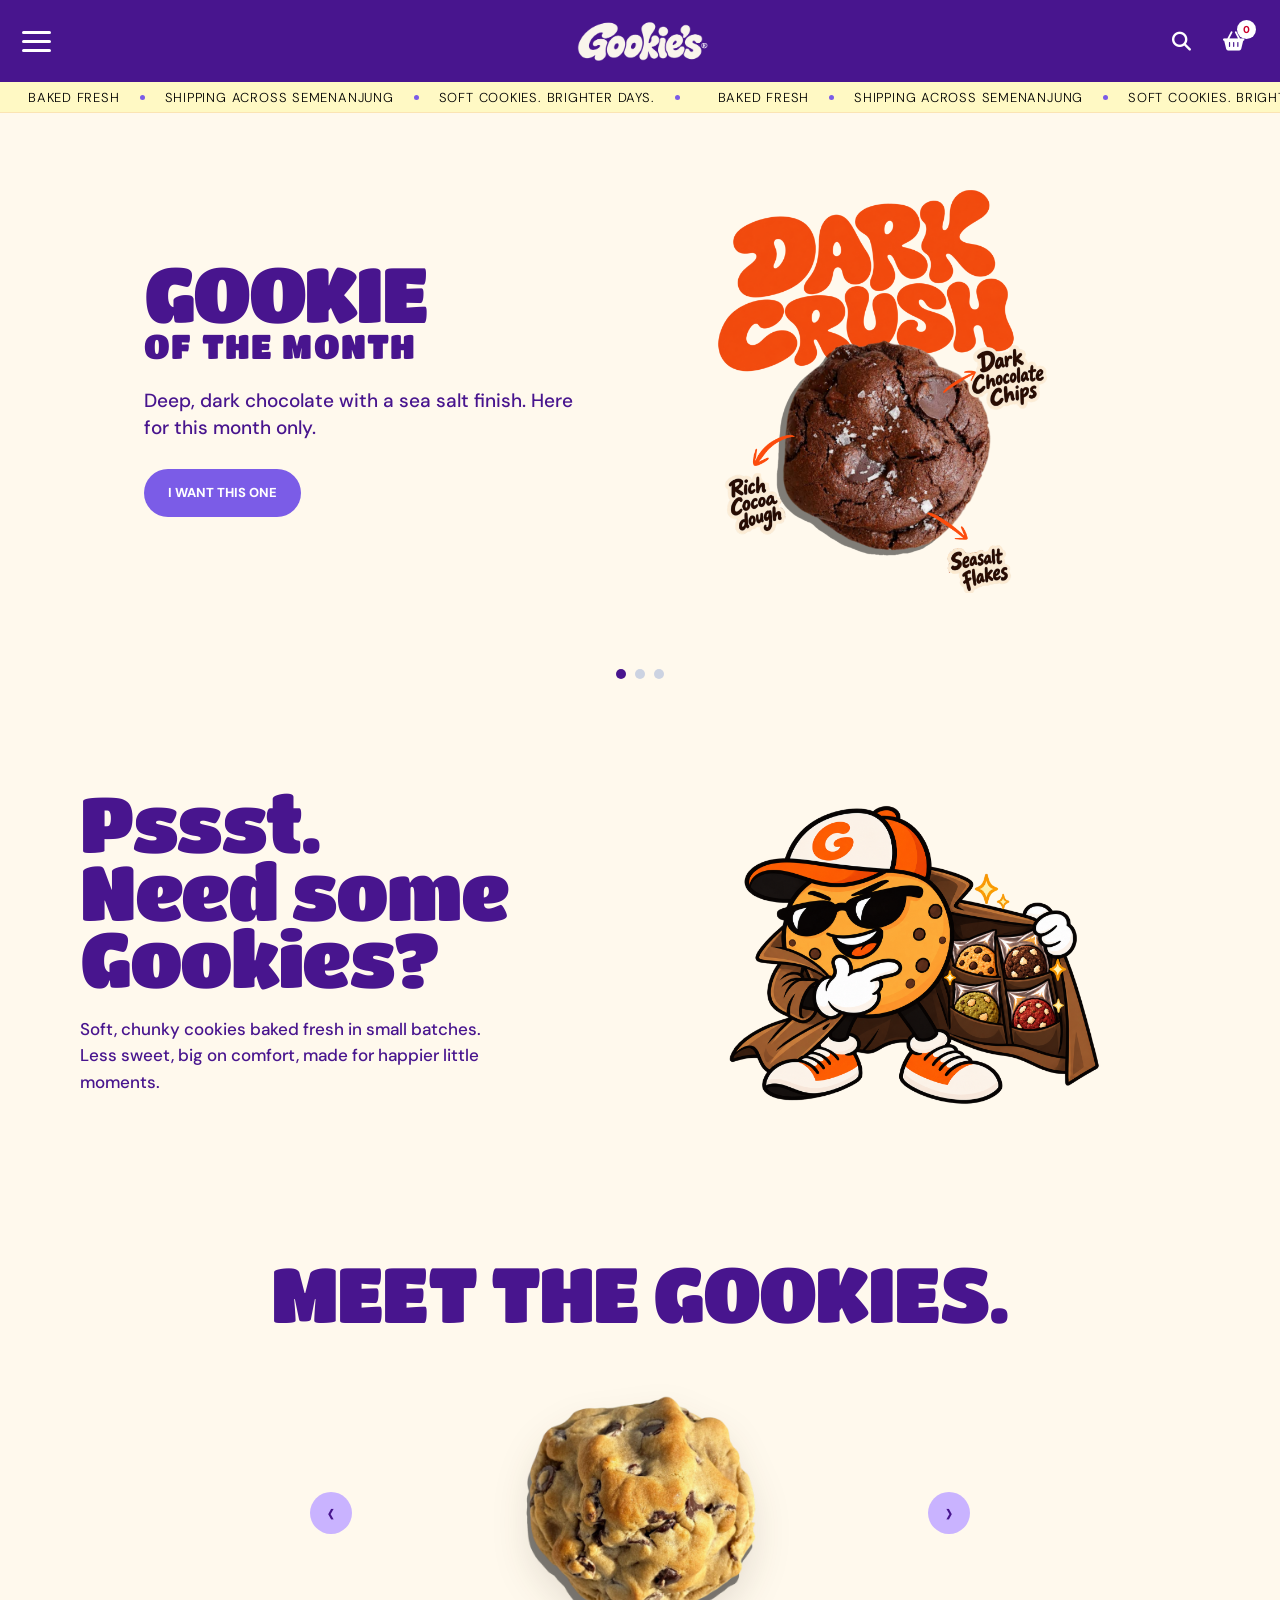
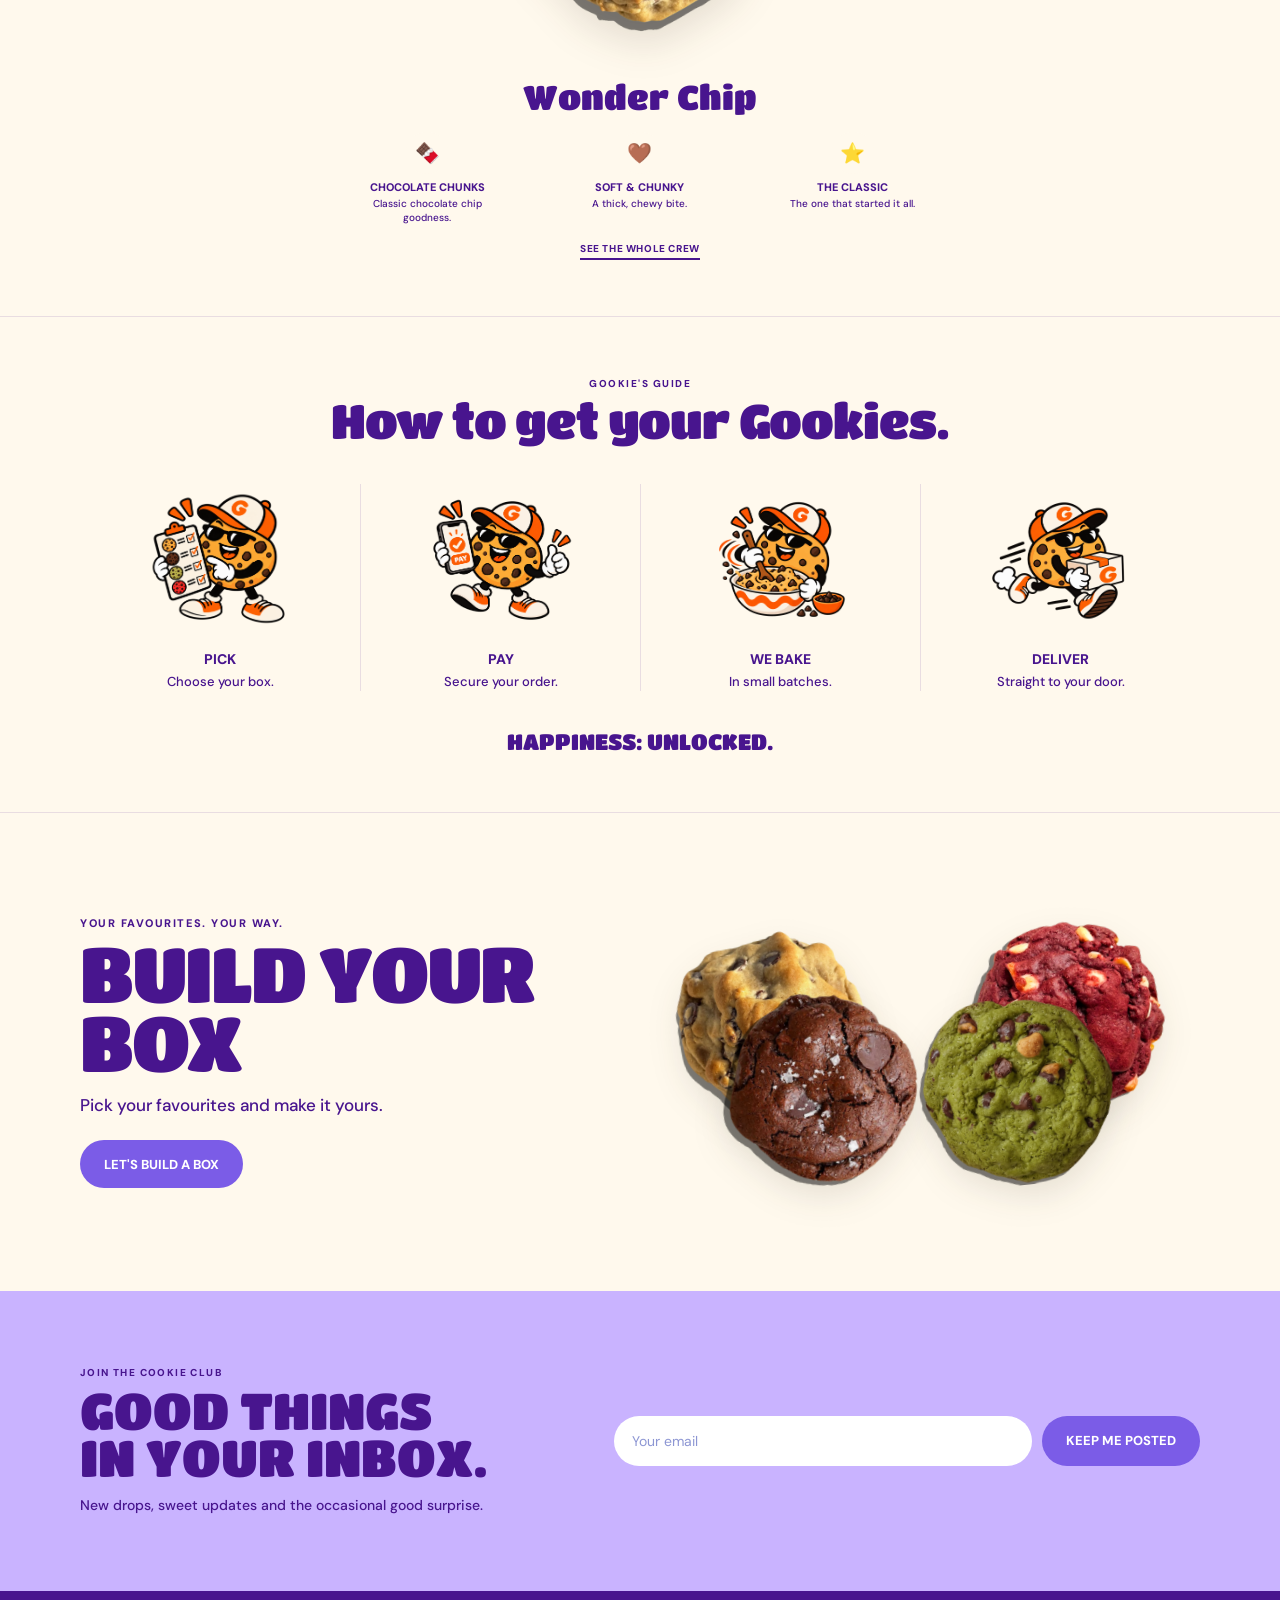
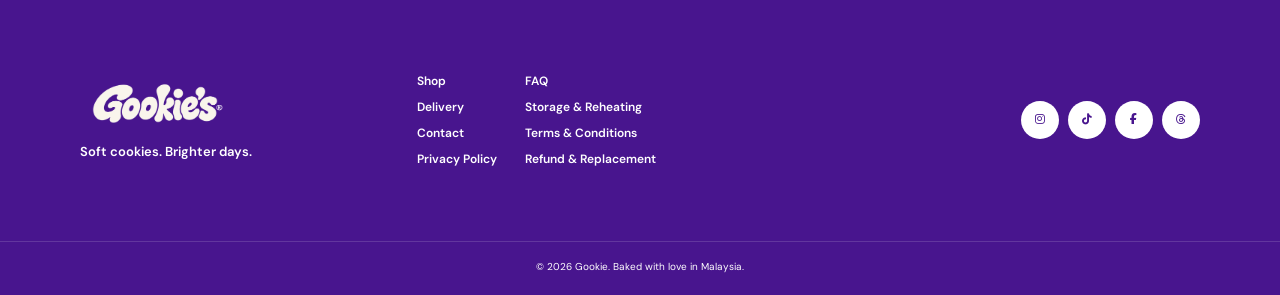
<file: index.html>
<!DOCTYPE html>
<html lang="en">
<head>
  <meta charset="UTF-8">
  <meta name="viewport" content="width=device-width, initial-scale=1.0">
  <title>Gookie — Soft Cookies. Brighter Days.</title>
  <meta name="description" content="Soft, chunky cookies baked fresh in small batches. Less sweet, big on comfort.">
  <link rel="preconnect" href="https://fonts.googleapis.com">
  <link rel="preconnect" href="https://fonts.gstatic.com" crossorigin>
  <link href="https://fonts.googleapis.com/css2?family=DM+Sans:wght@400;500;600;700;800&family=Titan+One&display=swap" rel="stylesheet">
  <link rel="stylesheet" href="style.css?v=2.0">

  <link
  rel="stylesheet"
  href="https://cdnjs.cloudflare.com/ajax/libs/font-awesome/6.7.2/css/all.min.css"
>
  
</head>
<body>

  <!-- ================= HEADER ================= -->
 <header class="site-header">

  <!-- HAMBURGER -->
  <button
    class="menu-btn"
    id="menu-open"
    type="button"
    aria-label="Open menu"
    aria-expanded="false"
  >
    <span></span>
    <span></span>
    <span></span>
  </button>


  <!-- LOGO -->
  <a href="index.html" class="brand" aria-label="Gookie home">
    <img src="logo.png" alt="Gookie">
  </a>


  <!-- RIGHT SIDE ICONS -->
  <div class="header-actions">

    <!-- SEARCH -->
    <button
      class="header-icon-btn search-btn"
      type="button"
      aria-label="Search"
    >
      <i class="fa-solid fa-magnifying-glass"></i>
    </button>


    <!-- CART / BASKET -->
    <button
      class="header-icon-btn cart-btn"
      type="button"
      aria-label="Open cart"
    >
      <i class="fa-solid fa-basket-shopping"></i>

      <span class="cart-count">
        0
      </span>
    </button>

  </div>

</header>

<!-- ================= SEARCH PANEL ================= -->
<div class="search-panel" id="search-panel">

  <div class="search-panel-inner">

    <input
      type="search"
      id="site-search-input"
      placeholder="Search Gookies..."
      aria-label="Search Gookies"
    >

    <div
  class="search-suggestions"
  id="search-suggestions"
></div>

    <button
      type="button"
      class="search-close-btn"
      id="search-close-btn"
      aria-label="Close search"
    >
      ×
    </button>

  </div>

</div>

<!-- ================= CART DRAWER ================= -->

<div class="cart-overlay" id="cart-overlay" hidden>

  <aside class="cart-drawer" id="cart-drawer">

    <div class="cart-header">
      <h2>YOUR GOOKIE CART</h2>

      <button
        type="button"
        class="cart-close-btn"
        id="cart-close-btn"
        aria-label="Close cart"
      >
        ×
      </button>
    </div>

    <div class="cart-body" id="cart-body">

      <div class="cart-empty" id="cart-empty">
        <p class="cart-empty-title">
          Your box is lonely.
        </p>

        <p>
          Add some Gookies to make it happier.
        </p>

        <a href="order.html" class="cart-shop-btn" id="cart-shop-btn">
          BUILD A BOX
        </a>
      </div>

    </div>

    <div class="cart-footer" id="cart-footer" hidden>
      <div class="cart-total"><span>SUBTOTAL</span><strong id="cart-subtotal">RM0.00</strong></div>
      <p>Delivery is calculated at checkout.</p>
      <a class="cart-checkout-btn" href="order.html">CONTINUE TO SHOP</a>
    </div>

  </aside>

</div>
  
  <!-- ================= MENU DRAWER ================= -->
<div class="menu-overlay" id="menu-overlay" hidden>

  <aside class="menu-panel" aria-label="Site menu">

    <button
      class="menu-close"
      id="menu-close"
      type="button"
      aria-label="Close menu"
    >
      ×
    </button>

    <p class="menu-title">MENU</p>

   <nav class="menu-links" aria-label="Main navigation">

  <a href="index.html">HOME</a>
  <a href="gookies.html">COOKIES</a>
  <a href="order.html">SHOP</a>
  <a href="goodies.html">GIFTS</a>
  <a href="about.html">ABOUT</a>
  <a href="contact.html">CONTACT</a>
  <a href="help.html">HELP</a>

</nav>

   <div class="menu-socials">
  <a href="https://www.instagram.com/gookie.my" target="_blank" rel="noopener noreferrer" aria-label="Gookie on Instagram"><i class="fa-brands fa-instagram"></i></a>
  <a href="https://www.tiktok.com/@gookie.my" target="_blank" rel="noopener noreferrer" aria-label="Gookie on TikTok"><i class="fa-brands fa-tiktok"></i></a>
  <a href="https://facebook.com/gookie.my" target="_blank" rel="noopener noreferrer" aria-label="Gookie on Facebook"><i class="fa-brands fa-facebook-f"></i></a>
  <a href="https://www.threads.com/@gookie.my" target="_blank" rel="noopener noreferrer" aria-label="Gookie on Threads"><i class="fa-brands fa-threads"></i></a>
</div>
  </aside>

</div>

  <!-- ================= ANNOUNCEMENT ================= -->
  <div class="announcement-bar">
  <div class="announcement-track">

    <div class="announcement-group">
      <span>BAKED FRESH</span><i>•</i>
      <span>SHIPPING ACROSS SEMENANJUNG</span><i>•</i>
      <span>SOFT COOKIES. BRIGHTER DAYS.</span><i>•</i>
    </div>

    <div class="announcement-group" aria-hidden="true">
      <span>BAKED FRESH</span><i>•</i>
      <span>SHIPPING ACROSS SEMENANJUNG</span><i>•</i>
      <span>SOFT COOKIES. BRIGHTER DAYS.</span><i>•</i>
    </div>

  </div>
</div>

  <main>

    <!-- ================= PROMO HERO ================= -->
    <section class="promo-hero" aria-label="Featured promotions">

      <div class="promo-slide is-active" data-promo-slide="0">
        <div class="promo-copy">
          
        <h1 id="monthly-hero-name">
  <span class="monthly-title-main">GOOKIE</span>
  <span class="monthly-title-sub">OF THE MONTH</span>
</h1>
          
          <p class="promo-description" id="monthly-hero-description">Your new crush: rich cocoa, loaded with dark chocolate chips and a cheeky sprinkle of sea salt.</p>
          <a href="#cookie-lineup" class="btn btn-red">I WANT THIS ONE</a>
        </div>
        <div class="promo-visual">
          <span class="promo-blob">LIMITED<br>DROP</span>
          <img id="monthly-hero-image" src="monthly-wonder-dc.png" alt="Dark Crush Monthly Wonder cookie">
        </div>
      </div>

      <div class="promo-slide promo-build-slide" data-promo-slide="1">
        <div class="promo-copy">
          <p class="promo-kicker">YOUR COOKIES. YOUR CALL.</p>
         <h2>BUILD<br>YOUR BOX</h2>
          <p class="promo-description">Pick your favourites and make the box yours.</p>
          <a href="#build-box" class="btn btn-red">LET'S BUILD A BOX</a>
        </div>
        <div class="promo-visual promo-box-visual">
          <img src="buildyourbox.png" alt="A Gookie box ready to take home" class="promo-box-image">
        </div>
      </div>

      <div class="promo-slide" data-promo-slide="2">
        <div class="promo-copy">
          <p class="promo-kicker">SAY HELLO TO THE CREW</p>
          <h2>MEET THE<br>GOOKIES</h2>
          <p class="promo-description">Eight favourites, plus one Monthly Wonder.</p>
          <a href="#cookie-lineup" class="btn btn-red">SHOW ME THE COOKIES</a>
        </div>
        <div class="promo-visual">
  <img
    src="hero-cookies.gif"
    alt="Gookie cookie collection"
    class="promo-hero-cookies"
  >
</div>
      </div>

      <div class="promo-dots" aria-label="Choose promotion">
        <button class="is-active" type="button" data-promo-dot="0" aria-label="Promotion 1"></button>
        <button type="button" data-promo-dot="1" aria-label="Promotion 2"></button>
        <button type="button" data-promo-dot="2" aria-label="Promotion 3"></button>
      </div>
    </section>

    <!-- ================= BRAND STORY ================= -->
    <section class="story-section" id="gookie-story">
      <div class="section-shell story-grid">
        <div class="story-copy">
          <h2>Pssst.<br>Need some<br>Gookies?</h2>
          <p>Soft, chunky cookies baked fresh in small batches. Less sweet, big on comfort, made for happier little moments.</p>
        </div>
        <div class="story-shop">
  <img
    src="cookie-dealer.png"
    alt="Cookie Dealer"
    class="story-shop-image"
  >
</div>
      </div>
    </section>

    <!-- ================= COOKIE LINEUP ================= -->
    <section class="lineup-section" id="cookie-lineup">
      <div class="section-shell lineup-shell">
        <div class="section-heading">
          <h2>MEET THE GOOKIES.</h2>
        </div>

        <div class="cookie-feature">
          <div class="cookie-stage">
            <button class="cookie-arrow cookie-arrow-left" type="button" aria-label="Previous cookie">‹</button>

            <div class="cookie-visual">
              <img src="wonder-chip.png" alt="Wonder Chip" class="cookie-image" id="featured-cookie-image">

              <!-- Kept because your current script.js updates this element. Hidden by CSS. -->
              <div class="cookie-sticker" id="featured-cookie-sticker" aria-hidden="true">
                <div class="sticker-label"><span>OUR</span><span>CLASSIC</span></div>
              </div>
            </div>

            <button class="cookie-arrow cookie-arrow-right" type="button" aria-label="Next cookie">›</button>
          </div>

          <div class="cookie-info">
            <h2 id="featured-cookie-name">Wonder Chip</h2>
            <!-- Kept because your current script.js expects it. Hidden by CSS. -->
            <p id="featured-cookie-description">Classic chocolate chip, never goes out of style.</p>
          </div>
<div class="cookie-highlights" id="cookie-highlights">

  <div class="cookie-highlight">
    <span class="cookie-highlight-icon">🍫</span>
    <div>
      <strong>CHOCOLATE CHUNKS</strong>
      <p>Classic chocolate chip goodness.</p>
    </div>
  </div>

  <div class="cookie-highlight">
    <span class="cookie-highlight-icon">🤎</span>
    <div>
      <strong>SOFT & CHUNKY</strong>
      <p>A thick, chewy bite.</p>
    </div>
  </div>

  <div class="cookie-highlight">
    <span class="cookie-highlight-icon">⭐</span>
    <div>
      <strong>THE CLASSIC</strong>
      <p>The one that started it all.</p>
    </div>
  </div>

</div>
          
          <a href="#build-box" class="lineup-link">SEE THE WHOLE CREW</a>
        </div>
      </div>
    </section>

   <!-- ================= GOOKIE'S GUIDE ================= -->
<section class="guide-section" id="gookies-guide">
  <div class="section-shell">

    <div class="section-heading guide-heading">
      <p>GOOKIE'S GUIDE</p>
      <h2>How to get your Gookies.</h2>
    </div>

    <div class="guide-grid">

      <article class="guide-item">
        <div class="guide-icon">
          <img src="pick.png" alt="Pick your Gookie box">
        </div>
        <h3>PICK</h3>
        <p>Choose your box.</p>
      </article>

      <article class="guide-item">
        <div class="guide-icon">
          <img src="pay.png" alt="Pay for your Gookie order">
        </div>
        <h3>PAY</h3>
        <p>Secure your order.</p>
      </article>

      <article class="guide-item">
        <div class="guide-icon">
          <img src="bake.png" alt="Gookies baking in small batches">
        </div>
        <h3>WE BAKE</h3>
        <p>In small batches.</p>
      </article>

      <article class="guide-item">
        <div class="guide-icon">
          <img src="deliver.png" alt="Gookie delivery">
        </div>
        <h3>DELIVER</h3>
        <p>Straight to your door.</p>
      </article>

    </div>

    <p class="guide-payoff">HAPPINESS: UNLOCKED.</p>

  </div>
</section>

    <!-- ================= BUILD YOUR BOX ================= -->
    <section class="build-section" id="build-box">
      <div class="section-shell build-grid">
        <div class="build-copy">
          <p class="build-kicker">YOUR FAVOURITES. YOUR WAY.</p>
          <h2>BUILD YOUR BOX</h2>
          <p>Pick your favourites and make it yours.</p>
          <a href="order.html" class="btn btn-red">LET'S BUILD A BOX</a>
        </div>
        <div class="build-cookies" aria-hidden="true">
          <img src="wonder-chip.png" alt="">
          <img src="red-bloom.png" alt="">
          <img src="dark-crush.png" alt="">
          <img src="matcha-matchy.png" alt="">
        </div>
      </div>
    </section>

    <!-- ================= COOKIE CLUB ================= -->
    <section class="club-section">
      <div class="section-shell club-grid">
        <div class="club-copy">
          <p>JOIN THE COOKIE CLUB</p>
          <h2>GOOD THINGS<br>IN YOUR INBOX.</h2>
          <span>New drops, sweet updates and the occasional good surprise.</span>
        </div>

        <form class="club-form" action="#" method="post">
          <label class="sr-only" for="club-email">Email address</label>
          <input id="club-email" name="email" type="email" placeholder="Your email">
          <button class="btn btn-red" type="submit">KEEP ME POSTED</button>
        </form>
      </div>
    </section>

  </main>

  <!-- ================= FOOTER ================= -->
  <footer class="site-footer" id="footer">
    <div class="section-shell footer-grid">
      <div class="footer-brand">
        <img src="logo.png" alt="Gookie">
        <p>Soft cookies. Brighter days.</p>
      </div>

      <nav class="footer-links" aria-label="Footer navigation">
        <a href="order.html">Shop</a>
        <a href="help.html">FAQ</a>
        <a href="help.html#delivery">Delivery</a>
        <a href="help.html#storage">Storage &amp; Reheating</a>
        <a href="contact.html">Contact</a>
        <a href="terms.html">Terms &amp; Conditions</a>
        <a href="privacy.html">Privacy Policy</a>
        <a href="help.html#refund">Refund &amp; Replacement</a>
      </nav>

      <div class="footer-social" aria-label="Gookie social media">
        <a href="https://www.instagram.com/gookie.my" target="_blank" rel="noopener noreferrer" aria-label="Gookie on Instagram"><i class="fa-brands fa-instagram"></i></a>
        <a href="https://www.tiktok.com/@gookie.my" target="_blank" rel="noopener noreferrer" aria-label="Gookie on TikTok"><i class="fa-brands fa-tiktok"></i></a>
        <a href="https://facebook.com/gookie.my" target="_blank" rel="noopener noreferrer" aria-label="Gookie on Facebook"><i class="fa-brands fa-facebook-f"></i></a>
        <a href="https://www.threads.com/@gookie.my" target="_blank" rel="noopener noreferrer" aria-label="Gookie on Threads"><i class="fa-brands fa-threads"></i></a>
      </div>
    </div>

    <p class="footer-bottom">© 2026 Gookie. Baked with love in Malaysia.</p>
  </footer>

  <!-- Existing cookie carousel logic -->
  <script src="script.js"></script>

  <!-- Design A interactions -->
  <script>
    const menuOpen = document.getElementById("menu-open");
    const menuClose = document.getElementById("menu-close");
    const menuOverlay = document.getElementById("menu-overlay");

    function openMenu() {
      menuOverlay.hidden = false;
      requestAnimationFrame(() => menuOverlay.classList.add("is-open"));
      menuOpen.setAttribute("aria-expanded", "true");
      document.body.classList.add("menu-open");
    }

    function closeMenu() {
      menuOverlay.classList.remove("is-open");
      menuOpen.setAttribute("aria-expanded", "false");
      document.body.classList.remove("menu-open");
      setTimeout(() => { menuOverlay.hidden = true; }, 220);
    }

    menuOpen.addEventListener("click", openMenu);
    menuClose.addEventListener("click", closeMenu);
    menuOverlay.addEventListener("click", (event) => {
      if (event.target === menuOverlay) closeMenu();
    });
    document.querySelectorAll(".menu-links a").forEach((link) => link.addEventListener("click", closeMenu));

  const promoSlides = [...document.querySelectorAll("[data-promo-slide]")];
const promoDots = [...document.querySelectorAll("[data-promo-dot]")];

let promoIndex = 0;
let promoTimer;

function showPromo(index) {
  promoIndex = (index + promoSlides.length) % promoSlides.length;

  promoSlides.forEach((slide, i) => {
    slide.classList.toggle("is-active", i === promoIndex);
  });

  promoDots.forEach((dot, i) => {
    dot.classList.toggle("is-active", i === promoIndex);
  });
}

function startPromoTimer() {
  clearInterval(promoTimer);

  promoTimer = setInterval(() => {
    showPromo(promoIndex + 1);
  }, 5000);
}

promoDots.forEach((dot, index) => {
  dot.addEventListener("click", () => {
    showPromo(index);
    startPromoTimer();
  });
});

startPromoTimer();

    /* Automatically mirror the Monthly Wonder item from your existing cookieLineup array. */
    try {
      const monthlyWonder =
        cookieLineup.find((cookie) => cookie.sticker === "MONTHLY WONDER") ||
        cookieLineup[cookieLineup.length - 1];

      if (monthlyWonder) {
        const name = document.getElementById("monthly-hero-name");
        const image = document.getElementById("monthly-hero-image");
        const description = document.getElementById("monthly-hero-description");
        
        image.src = monthlyWonder.image;
        image.alt = monthlyWonder.name + " Monthly Wonder cookie";
        description.textContent = monthlyWonder.description;
      }
    } catch (error) {
      console.log("Monthly Wonder hero is using its HTML fallback.");
    }

/* ----------------------------------------
   SEARCH PANEL
---------------------------------------- */

const searchButton = document.querySelector(".search-btn");
const searchPanel = document.getElementById("search-panel");
const searchInput = document.getElementById("site-search-input");
const searchCloseButton = document.getElementById("search-close-btn");

searchButton.addEventListener("click", () => {
  searchPanel.classList.toggle("is-open");

  if (searchPanel.classList.contains("is-open")) {
    setTimeout(() => {
      searchInput.focus();
    }, 150);
  }
});

searchCloseButton.addEventListener("click", () => {
  searchPanel.classList.remove("is-open");
});

/* ----------------------------------------
   SEARCH COOKIE BY NAME
---------------------------------------- */

searchInput.addEventListener("keydown", (event) => {
  if (event.key !== "Enter") return;

  const keyword = searchInput.value
    .trim()
    .toLowerCase();

  if (!keyword) return;

  const foundIndex = cookieLineup.findIndex((cookie) =>
    cookie.name.toLowerCase().includes(keyword)
  );

  if (foundIndex === -1) {
    alert("Cookie not found.");
    return;
  }

  currentCookieIndex = foundIndex;
  showCookie(currentCookieIndex);

  document
    .getElementById("cookie-lineup")
    .scrollIntoView({
      behavior: "smooth"
    });

  searchPanel.classList.remove("is-open");
});

/* ----------------------------------------
   SEARCH SUGGESTIONS
---------------------------------------- */

const searchSuggestions =
  document.getElementById("search-suggestions");

function openCookieFromSearch(index) {
  currentCookieIndex = index;
  showCookie(currentCookieIndex);

  document
    .getElementById("cookie-lineup")
    .scrollIntoView({
      behavior: "smooth"
    });

  searchPanel.classList.remove("is-open");
  searchSuggestions.classList.remove("is-open");
  searchInput.value = "";
}

searchInput.addEventListener("input", () => {

  const keyword =
    searchInput.value
      .trim()
      .toLowerCase();

  searchSuggestions.innerHTML = "";

  if (!keyword) {
    searchSuggestions.classList.remove("is-open");
    return;
  }

  const matches = cookieLineup
    .map((cookie, index) => ({
      cookie,
      index
    }))
    .filter(({ cookie }) =>
      cookie.name
        .toLowerCase()
        .includes(keyword)
    );

  if (matches.length === 0) {
    searchSuggestions.classList.remove("is-open");
    return;
  }

  matches.forEach(({ cookie, index }) => {

    const button =
      document.createElement("button");

    button.type = "button";
    button.className =
      "search-suggestion-item";

    button.textContent =
      cookie.name;

    button.addEventListener("click", () => {
      openCookieFromSearch(index);
    });

    searchSuggestions.appendChild(button);
  });

  searchSuggestions.classList.add("is-open");
});

  </script>
  <script src="cart.js?v=2.0" defer></script>

</body>
</html>
</file>
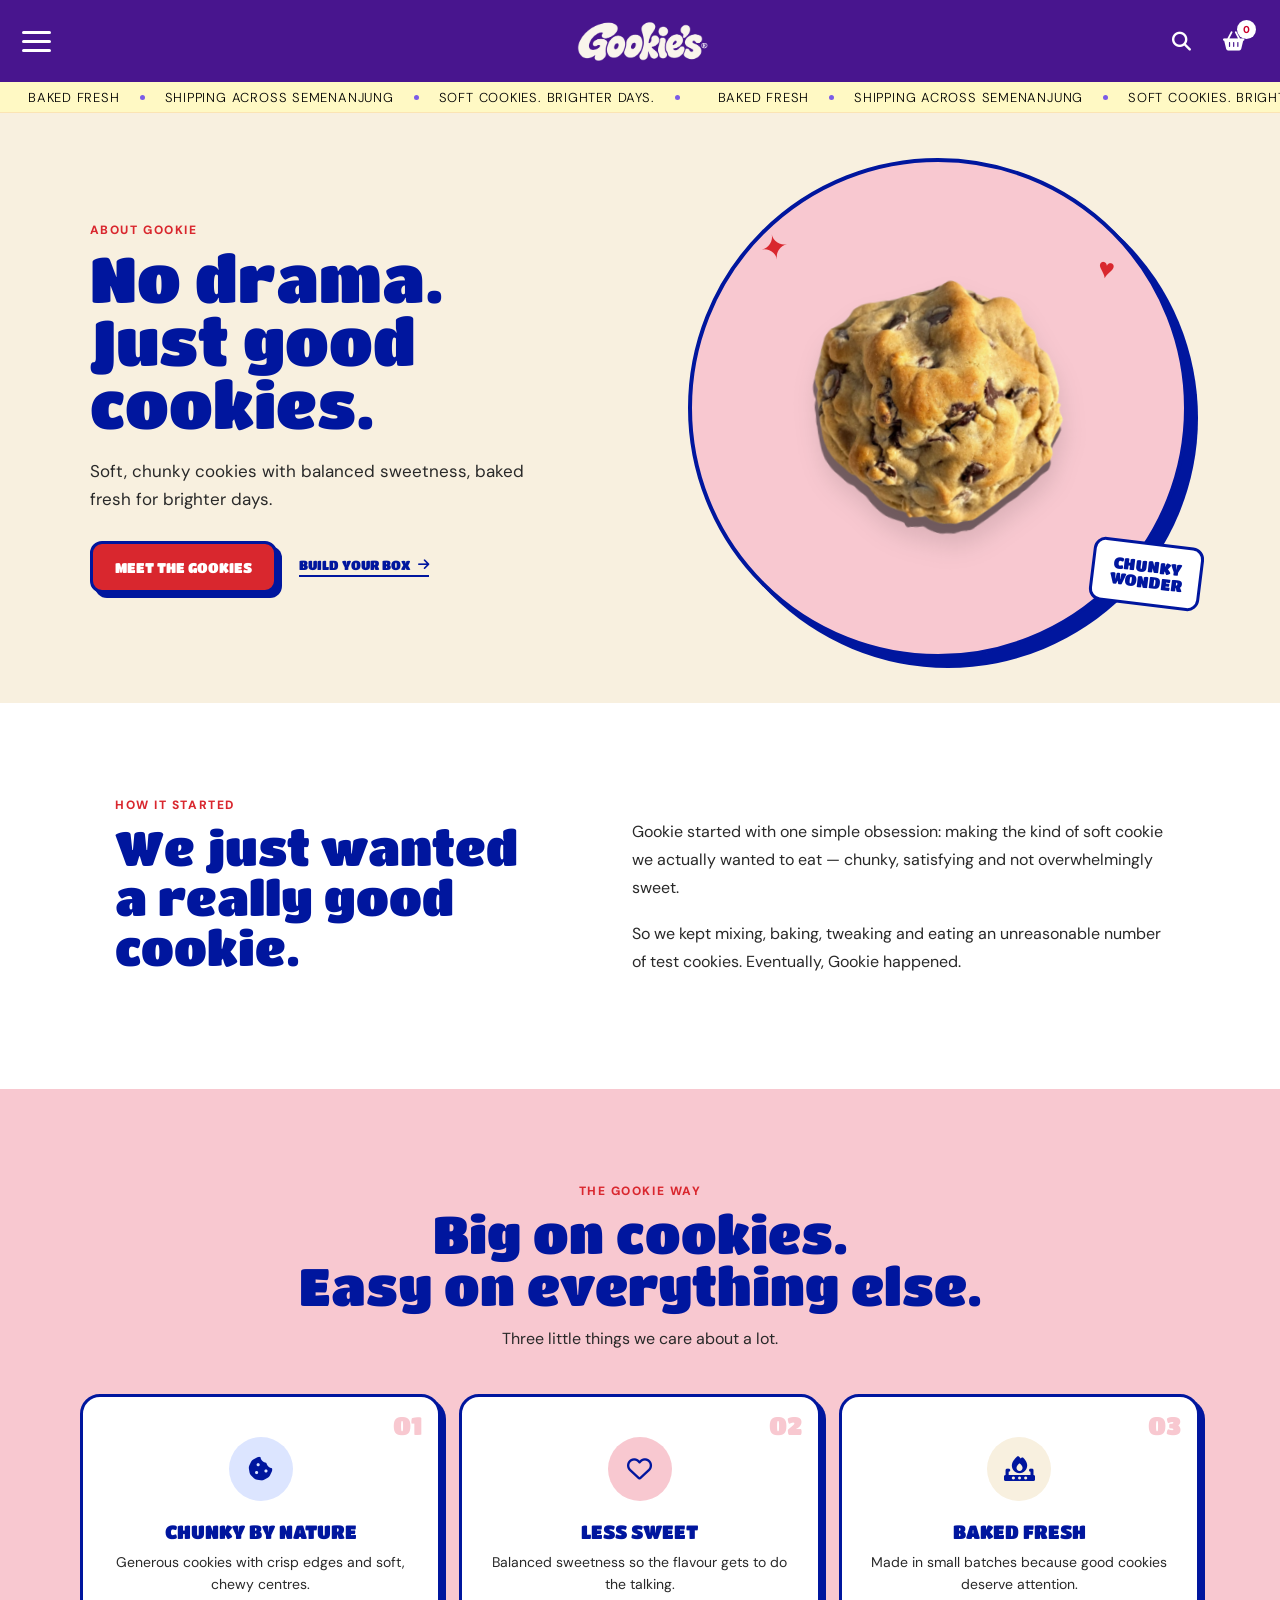
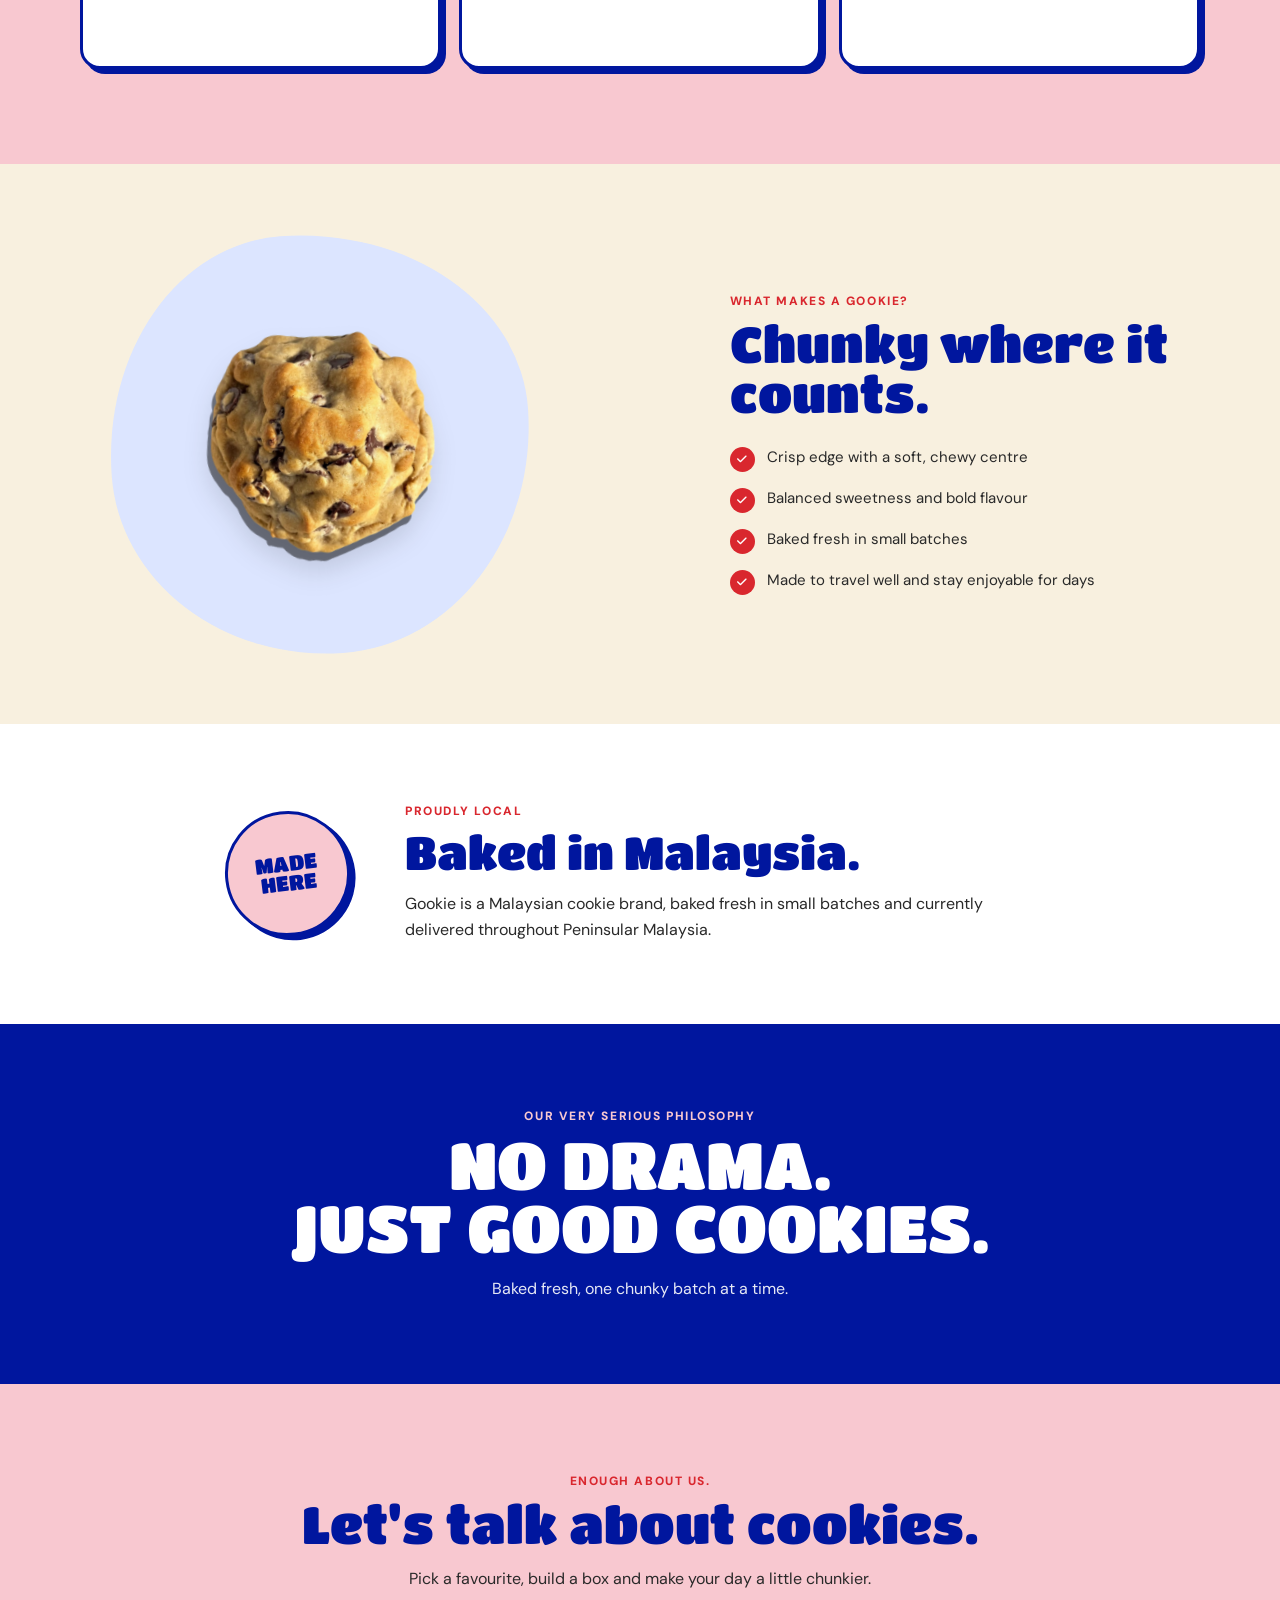
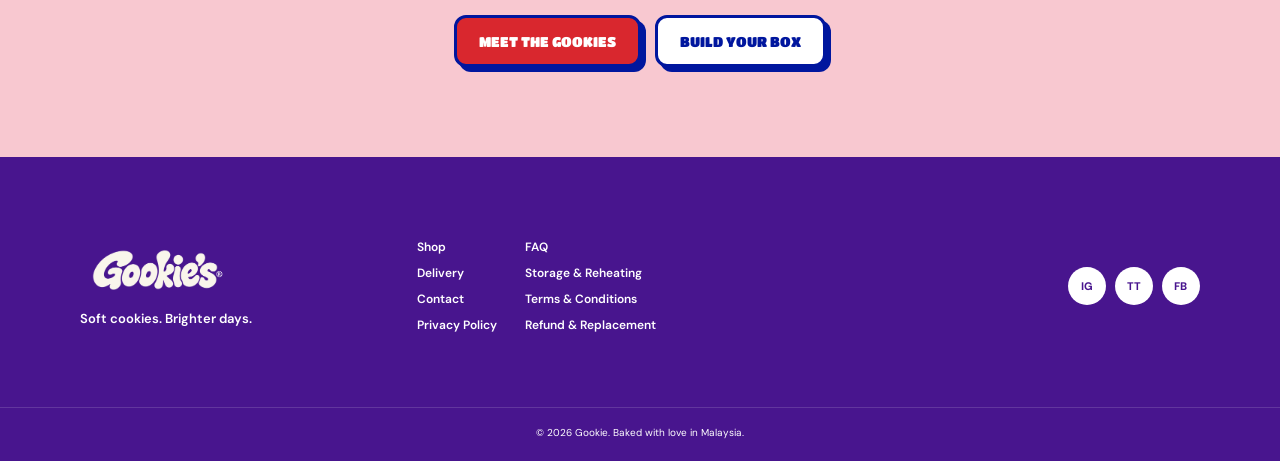
<file: about.html>
<!DOCTYPE html>
<html lang="en">

<head>
  <meta charset="UTF-8">
  <meta name="viewport" content="width=device-width, initial-scale=1.0">

  <title>About Gookie — No Drama, Just Good Cookies</title>
  <meta name="description" content="Meet Gookie — soft, chunky cookies baked fresh in Malaysia with balanced sweetness and plenty of personality.">

  <link rel="preconnect" href="https://fonts.googleapis.com">
  <link rel="preconnect" href="https://fonts.gstatic.com" crossorigin>
  <link href="https://fonts.googleapis.com/css2?family=DM+Sans:wght@400;500;600;700;800&family=Titan+One&display=swap" rel="stylesheet">

  <link rel="stylesheet" href="https://cdnjs.cloudflare.com/ajax/libs/font-awesome/6.7.2/css/all.min.css">

  <link rel="stylesheet" href="style.css">
  <link rel="stylesheet" href="about.css?v=2.0">
</head>

<body class="about-page">

  <!-- ================= HEADER ================= -->
  <header class="site-header">
    <button class="menu-btn" id="menu-open" type="button" aria-label="Open menu" aria-expanded="false">
      <span></span><span></span><span></span>
    </button>

    <a href="index.html" class="brand" aria-label="Gookie home">
      <img src="logo.png" alt="Gookie">
    </a>

    <div class="header-actions">
      <button class="header-icon-btn search-btn" type="button" aria-label="Search">
        <i class="fa-solid fa-magnifying-glass"></i>
      </button>

      <button class="header-icon-btn cart-btn" type="button" aria-label="Open cart">
        <i class="fa-solid fa-basket-shopping"></i>
        <span class="cart-count">0</span>
      </button>
    </div>
  </header>

  <!-- ================= SEARCH PANEL ================= -->
  <div class="search-panel" id="search-panel">
    <div class="search-panel-inner">
      <input type="search" id="site-search-input" placeholder="Search Gookies..." aria-label="Search Gookies">
      <div class="search-suggestions" id="search-suggestions"></div>
      <button type="button" class="search-close-btn" id="search-close-btn" aria-label="Close search">×</button>
    </div>
  </div>

  <!-- ================= CART DRAWER ================= -->
  <div class="cart-overlay" id="cart-overlay" hidden>
    <aside class="cart-drawer" id="cart-drawer">
      <div class="cart-header">
        <h2>YOUR GOOKIE CART</h2>
        <button type="button" class="cart-close-btn" id="cart-close-btn" aria-label="Close cart">×</button>
      </div>

      <div class="cart-body" id="cart-body">
        <div class="cart-empty" id="cart-empty">
          <p class="cart-empty-title">Your box is lonely.</p>
          <p>Add some Gookies to make it happier.</p>
          <a href="order.html" class="cart-shop-btn" id="cart-shop-btn">BUILD A BOX</a>
        </div>
      </div>
    </aside>
  </div>

  <!-- ================= MENU DRAWER ================= -->
  <div class="menu-overlay" id="menu-overlay" hidden>
    <aside class="menu-panel" aria-label="Site menu">
      <button class="menu-close" id="menu-close" type="button" aria-label="Close menu">×</button>
      <p class="menu-title">MENU</p>

      <nav class="menu-links" aria-label="Main navigation">
        <a href="gookies.html">COOKIES</a>
        <a href="order.html">SHOP</a>
        <a href="goodies.html">GIFTS</a>
        <a href="about.html" aria-current="page">ABOUT</a>
        <a href="#footer">CONTACT</a>
      </nav>

      <div class="menu-socials">
        <a href="#" aria-label="Instagram"><i class="fa-brands fa-instagram"></i></a>
        <a href="#" aria-label="TikTok"><i class="fa-brands fa-tiktok"></i></a>
        <a href="#" aria-label="Facebook"><i class="fa-brands fa-facebook-f"></i></a>
        <a href="#" aria-label="Threads"><i class="fa-brands fa-threads"></i></a>
      </div>
    </aside>
  </div>

  <!-- ================= ANNOUNCEMENT ================= -->
  <div class="announcement-bar">
    <div class="announcement-track">
      <div class="announcement-group">
        <span>BAKED FRESH</span><i>•</i>
        <span>SHIPPING ACROSS SEMENANJUNG</span><i>•</i>
        <span>SOFT COOKIES. BRIGHTER DAYS.</span><i>•</i>
      </div>
      <div class="announcement-group" aria-hidden="true">
        <span>BAKED FRESH</span><i>•</i>
        <span>SHIPPING ACROSS SEMENANJUNG</span><i>•</i>
        <span>SOFT COOKIES. BRIGHTER DAYS.</span><i>•</i>
      </div>
    </div>
  </div>

  <main>

    <!-- ================= HERO ================= -->
    <section class="about-hero">
      <div class="about-hero-copy">
        <p class="about-kicker">ABOUT GOOKIE</p>
        <h1>No drama.<br>Just good cookies.</h1>
        <p class="about-hero-text">
          Soft, chunky cookies with balanced sweetness, baked fresh for brighter days.
        </p>

        <div class="about-hero-actions">
          <a class="about-button about-button-primary" href="gookies.html">MEET THE GOOKIES</a>
          <a class="about-text-link" href="order.html">BUILD YOUR BOX <i class="fa-solid fa-arrow-right"></i></a>
        </div>
      </div>

      <div class="about-hero-art" aria-hidden="true">
        <div class="about-cookie-stage">
          <span class="about-doodle about-doodle-one">✦</span>
          <span class="about-doodle about-doodle-two">♥</span>
          <img src="wonder-chip.png" alt="">
          <span class="about-cookie-note">CHUNKY<br>WONDER</span>
        </div>
      </div>
    </section>

    <!-- ================= STORY ================= -->
    <section class="about-story">
      <div class="about-story-inner">
        <div class="about-story-heading">
          <p class="about-kicker">HOW IT STARTED</p>
          <h2>We just wanted a really good cookie.</h2>
        </div>

        <div class="about-story-copy">
          <p>
            Gookie started with one simple obsession: making the kind of soft cookie we actually wanted to eat — chunky, satisfying and not overwhelmingly sweet.
          </p>
          <p>
            So we kept mixing, baking, tweaking and eating an unreasonable number of test cookies. Eventually, Gookie happened.
          </p>
        </div>
      </div>
    </section>

    <!-- ================= GOOKIE WAY ================= -->
    <section class="about-way">
      <div class="about-section-heading">
        <p class="about-kicker">THE GOOKIE WAY</p>
        <h2>Big on cookies.<br>Easy on everything else.</h2>
        <p>Three little things we care about a lot.</p>
      </div>

      <div class="about-way-grid">
        <article>
          <span class="about-way-number">01</span>
          <div class="about-way-icon"><i class="fa-solid fa-cookie-bite"></i></div>
          <h3>CHUNKY BY NATURE</h3>
          <p>Generous cookies with crisp edges and soft, chewy centres.</p>
        </article>

        <article>
          <span class="about-way-number">02</span>
          <div class="about-way-icon"><i class="fa-regular fa-heart"></i></div>
          <h3>LESS SWEET</h3>
          <p>Balanced sweetness so the flavour gets to do the talking.</p>
        </article>

        <article>
          <span class="about-way-number">03</span>
          <div class="about-way-icon"><i class="fa-solid fa-fire-burner"></i></div>
          <h3>BAKED FRESH</h3>
          <p>Made in small batches because good cookies deserve attention.</p>
        </article>
      </div>
    </section>

    <!-- ================= WHAT MAKES A GOOKIE ================= -->
    <section class="about-cookie">
      <div class="about-cookie-art">
        <div class="about-cookie-blob">
          <img src="wonder-chip.png" alt="Wonder Chip Gookie cookie">
        </div>
      </div>

      <div class="about-cookie-copy">
        <p class="about-kicker">WHAT MAKES A GOOKIE?</p>
        <h2>Chunky where it counts.</h2>

        <div class="about-cookie-list">
          <div><i class="fa-solid fa-check"></i><span>Crisp edge with a soft, chewy centre</span></div>
          <div><i class="fa-solid fa-check"></i><span>Balanced sweetness and bold flavour</span></div>
          <div><i class="fa-solid fa-check"></i><span>Baked fresh in small batches</span></div>
          <div><i class="fa-solid fa-check"></i><span>Made to travel well and stay enjoyable for days</span></div>
        </div>
      </div>
    </section>

    <!-- ================= LOCAL ================= -->
    <section class="about-local">
      <div class="about-local-sticker">MADE<br>HERE</div>
      <div class="about-local-copy">
        <p class="about-kicker">PROUDLY LOCAL</p>
        <h2>Baked in Malaysia.</h2>
        <p>
          Gookie is a Malaysian cookie brand, baked fresh in small batches and currently delivered throughout Peninsular Malaysia.
        </p>
      </div>
    </section>

    <!-- ================= MANIFESTO ================= -->
    <section class="about-manifesto">
      <p class="about-kicker">OUR VERY SERIOUS PHILOSOPHY</p>
      <h2>NO DRAMA.<br>JUST GOOD COOKIES.</h2>
      <p>Baked fresh, one chunky batch at a time.</p>
    </section>

    <!-- ================= FINAL CTA ================= -->
    <section class="about-final">
      <p class="about-kicker">ENOUGH ABOUT US.</p>
      <h2>Let's talk about cookies.</h2>
      <p>Pick a favourite, build a box and make your day a little chunkier.</p>

      <div class="about-final-actions">
        <a class="about-button about-button-primary" href="gookies.html">MEET THE GOOKIES</a>
        <a class="about-button about-button-secondary" href="order.html">BUILD YOUR BOX</a>
      </div>
    </section>

  </main>

  <!-- ================= TEMPORARY FOOTER ================= -->
  <footer class="site-footer" id="footer">
    <div class="section-shell footer-grid">
      <div class="footer-brand">
        <img src="logo.png" alt="Gookie">
        <p>Soft cookies. Brighter days.</p>
      </div>

      <nav class="footer-links" aria-label="Footer navigation">
        <a href="order.html">Shop</a>
        <a href="#">FAQ</a>
        <a href="#">Delivery</a>
        <a href="#">Storage & Reheating</a>
        <a href="#">Contact</a>
        <a href="#">Terms & Conditions</a>
        <a href="#">Privacy Policy</a>
        <a href="#">Refund & Replacement</a>
      </nav>

      <div class="footer-social">
        <a href="#" aria-label="Instagram">IG</a>
        <a href="#" aria-label="TikTok">TT</a>
        <a href="#" aria-label="Facebook">FB</a>
      </div>
    </div>

    <p class="footer-bottom">© 2026 Gookie. Baked with love in Malaysia.</p>
  </footer>

  <script src="about.js?v=2.0"></script>
</body>
</html>
</file>
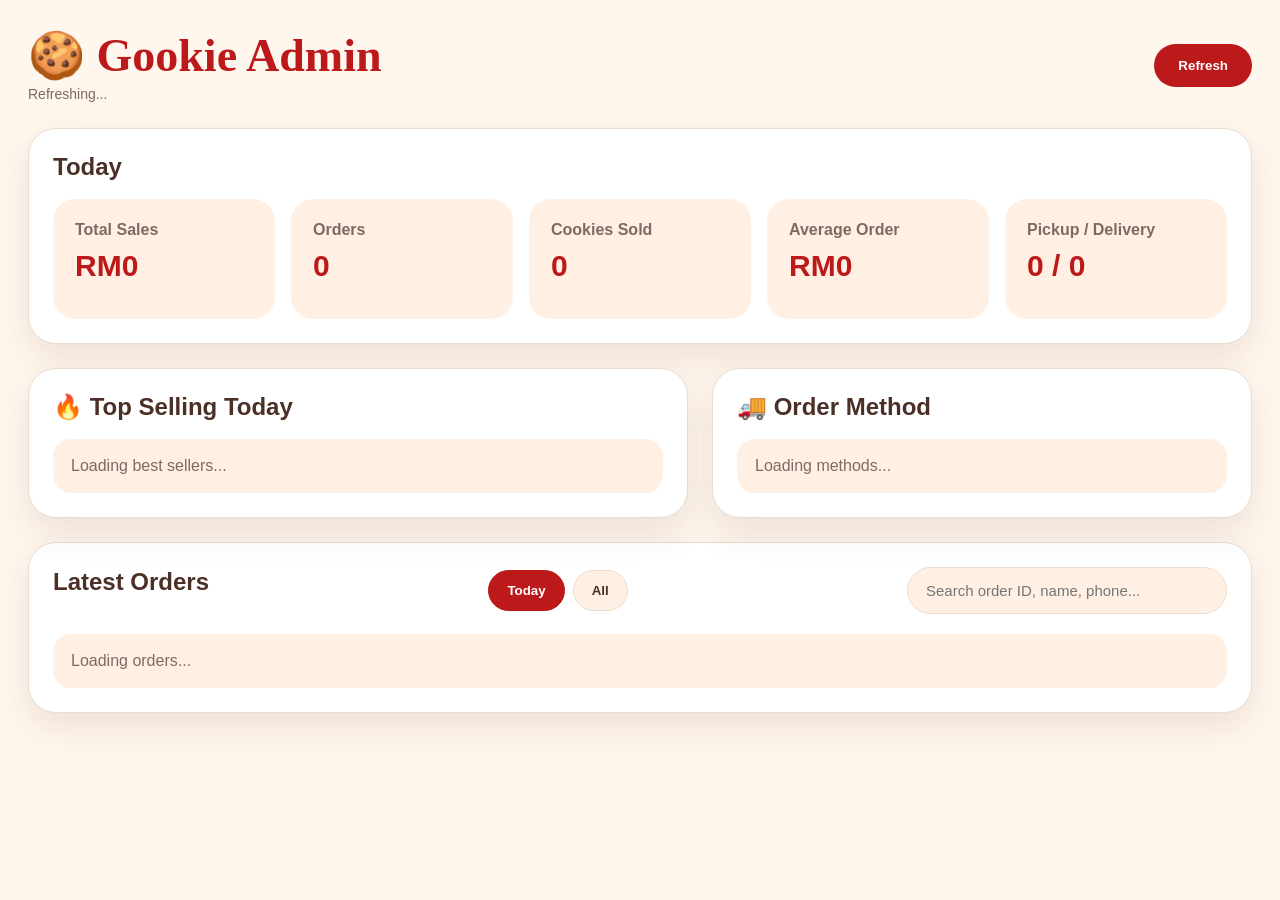
<file: admin.html>
<!DOCTYPE html>
<html lang="en">
<head>
  <meta charset="UTF-8" />
  <meta name="viewport" content="width=device-width, initial-scale=1.0" />

  <title>Gookie Admin Dashboard</title>

  <style>
    :root {
      --red: #bb191a;
      --cream: #fff6ed;
      --white: #ffffff;
      --brown: #4b3027;
      --muted: #7d6b63;
      --line: #eadcd0;
      --soft: #fff0e3;
    }

    * {
      box-sizing: border-box;
      margin: 0;
      padding: 0;
    }

    body {
      font-family: Arial, sans-serif;
      background: var(--cream);
      color: var(--brown);
      padding: 28px;
    }

    .admin-wrap {
      max-width: 1400px;
      margin: 0 auto;
    }

    .admin-header {
      display: flex;
      justify-content: space-between;
      align-items: center;
      gap: 16px;
      margin-bottom: 26px;
    }

    h1 {
      font-family: Georgia, serif;
      font-size: 46px;
      color: var(--red);
    }

    .refresh-btn {
      background: var(--red);
      color: white;
      border: none;
      border-radius: 999px;
      padding: 14px 24px;
      font-weight: 900;
      cursor: pointer;
    }

    .section {
      background: var(--white);
      border: 1px solid var(--line);
      border-radius: 28px;
      padding: 24px;
      margin-bottom: 24px;
      box-shadow: 0 14px 34px rgba(75, 48, 39, 0.1);
    }

    .section h2 {
      margin-bottom: 18px;
      font-size: 24px;
    }

    .stats-grid {
      display: grid;
      grid-template-columns: repeat(5, 1fr);
      gap: 16px;
    }

    .stat-card {
      background: var(--soft);
      border-radius: 22px;
      padding: 22px;
      min-height: 120px;
    }

    .stat-card p {
      color: var(--muted);
      font-weight: 800;
      margin-bottom: 10px;
    }

    .stat-card strong {
      display: block;
      font-size: 30px;
      color: var(--red);
    }

    .dashboard-grid {
      display: grid;
      grid-template-columns: 1.1fr 0.9fr;
      gap: 24px;
    }

    .mini-list {
      display: grid;
      gap: 12px;
    }

    .mini-row,
    .order-card {
      background: var(--soft);
      border-radius: 18px;
      padding: 16px;
      display: flex;
      justify-content: space-between;
      gap: 14px;
      align-items: center;
    }

    .mini-row strong,
    .order-card strong {
      color: var(--brown);
    }

    .muted {
      color: var(--muted);
      font-size: 14px;
      margin-top: 4px;
    }

    .order-status {
      color: var(--red);
      font-weight: 900;
      font-size: 13px;
      margin-top: 4px;
    }

    #latestOrders {
      display: grid;
      gap: 12px;
    }

    .order-price {
      color: var(--red);
      font-weight: 900;
      white-space: nowrap;
    }

    .empty {
      color: var(--muted);
      padding: 18px;
      background: var(--soft);
      border-radius: 18px;
    }

    @media (max-width: 980px) {
      .stats-grid {
        grid-template-columns: repeat(2, 1fr);
      }

      .dashboard-grid {
        grid-template-columns: 1fr;
      }
    }

    @media (max-width: 600px) {
      body {
        padding: 16px;
      }

      .admin-header {
        align-items: flex-start;
        flex-direction: column;
      }

      h1 {
        font-size: 36px;
      }

      .stats-grid {
        grid-template-columns: 1fr;
      }

      .order-card {
        align-items: flex-start;
        flex-direction: column;
      }
    }

    .section-top {
  display: flex;
  justify-content: space-between;
  gap: 16px;
  align-items: center;
  margin-bottom: 18px;
}

.search-input {
  width: min(360px, 100%);
  border: 1px solid var(--line);
  background: var(--soft);
  border-radius: 999px;
  padding: 14px 18px;
  color: var(--brown);
  outline: none;
}

@media (max-width: 600px) {
  .section-top {
    flex-direction: column;
    align-items: stretch;
  }
}

.section-top {
  display: flex;
  justify-content: space-between;
  align-items: center;
  gap: 16px;
  margin-bottom: 20px;
}

.search-input {
  width: 320px;
  max-width: 100%;
  padding: 14px 18px;
  border: 1px solid var(--line);
  border-radius: 999px;
  background: var(--soft);
  color: var(--brown);
  font-size: 15px;
  outline: none;
  transition: 0.2s;
}

.search-input:focus {
  border-color: var(--red);
  box-shadow: 0 0 0 4px rgba(187, 25, 26, 0.08);
}

@media (max-width: 700px) {
  .section-top {
    flex-direction: column;
    align-items: stretch;
  }

  .search-input {
    width: 100%;
  }
}

.filter-buttons {
  display: flex;
  gap: 8px;
}

.filter-btn {
  border: 1px solid var(--line);
  background: var(--soft);
  color: var(--brown);
  border-radius: 999px;
  padding: 12px 18px;
  font-weight: 800;
  cursor: pointer;
}

.filter-btn.active {
  background: var(--red);
  color: white;
  border-color: var(--red);
}

.open-order-btn {
  display: block;
  margin-top: 10px;
  background: var(--red);
  color: white;
  border: none;
  border-radius: 999px;
  padding: 9px 14px;
  font-weight: 900;
  cursor: pointer;
}

.order-modal-overlay {
  position: fixed;
  inset: 0;
  background: rgba(0,0,0,.45);
  opacity: 0;
  pointer-events: none;
  transition: .25s;
  z-index: 100;
}

.order-modal-overlay.active {
  opacity: 1;
  pointer-events: auto;
}

.order-modal {
  position: fixed;
  top: 50%;
  left: 50%;
  width: min(520px, calc(100% - 32px));
  max-height: 88vh;
  overflow-y: auto;
  background: var(--cream);
  border-radius: 28px;
  padding: 26px;
  box-shadow: 0 24px 70px rgba(0,0,0,.25);
  transform: translate(-50%, -50%) scale(.95);
  opacity: 0;
  pointer-events: none;
  transition: .25s;
  z-index: 101;
}

.order-modal.active {
  opacity: 1;
  pointer-events: auto;
  transform: translate(-50%, -50%) scale(1);
}

.close-modal-btn {
  float: right;
  width: 40px;
  height: 40px;
  border: none;
  border-radius: 50%;
  background: white;
  font-size: 26px;
  cursor: pointer;
}

.modal-line {
  margin: 12px 0;
  color: var(--brown);
}

.modal-line strong {
  color: var(--red);
}
    
  </style>
</head>

<body>
  <div class="admin-wrap">

    <header class="admin-header">
      <div>
        <h1>🍪 Gookie Admin</h1>
        <p class="muted" id="lastUpdated">Loading dashboard...</p>
      </div>

      <button class="refresh-btn" onclick="loadDashboard()">
        Refresh
      </button>
    </header>

    <section class="section">
      <h2>Today</h2>

      <div class="stats-grid">
        <div class="stat-card">
          <p>Total Sales</p>
          <strong id="todaySales">RM0</strong>
        </div>

        <div class="stat-card">
          <p>Orders</p>
          <strong id="todayOrders">0</strong>
        </div>

        <div class="stat-card">
          <p>Cookies Sold</p>
          <strong id="cookiesSold">0</strong>
        </div>

        <div class="stat-card">
          <p>Average Order</p>
          <strong id="averageOrder">RM0</strong>
        </div>

        <div class="stat-card">
          <p>Pickup / Delivery</p>
          <strong id="methodCount">0 / 0</strong>
        </div>
      </div>
    </section>

    <div class="dashboard-grid">

      <section class="section">
        <h2>🔥 Top Selling Today</h2>
        <div class="mini-list" id="topSelling">
          <div class="empty">Loading best sellers...</div>
        </div>
      </section>

      <section class="section">
        <h2>🚚 Order Method</h2>
        <div class="mini-list" id="methodBreakdown">
          <div class="empty">Loading methods...</div>
        </div>
      </section>

    </div>

    <section class="section">
  <div class="section-top">
    <h2>Latest Orders</h2>

<div class="filter-buttons">
  <button class="filter-btn active" onclick="setOrderFilter('today', this)">
    Today
  </button>

  <button class="filter-btn" onclick="setOrderFilter('all', this)">
    All
  </button>
</div>
    
    <input
      type="text"
      id="orderSearch"
      class="search-input"
      placeholder="Search order ID, name, phone..."
      oninput="renderLatestOrders(window.gookieOrders)"
    />
  </div>
      <div id="latestOrders">
        <div class="empty">Loading orders...</div>
      </div>
    </section>

  </div>

<div class="order-modal-overlay" id="orderModalOverlay"></div>

<div class="order-modal" id="orderModal">
  <button class="close-modal-btn" onclick="closeOrderModal()">×</button>
  <div id="orderModalContent"></div>
</div>
  
  <script>
    const SHEET_URL = "https://script.google.com/macros/s/AKfycbxix-lKdXmQpFcSz4-H1EQoKzqx6MA6589jcVrH7A0KaEN7ErY9dfLZCL68R1Qt0MG-/exec";
let currentFilter = "today";
    function money(amount) {
      return `RM${Number(amount || 0).toFixed(2)}`;
    }

    function isToday(dateValue) {
      return new Date(dateValue).toDateString() === new Date().toDateString();
    }

    function parseItems(itemsText) {
      const result = [];

      String(itemsText || "")
        .split(",")
        .map(item => item.trim())
        .filter(Boolean)
        .forEach(item => {
          const match = item.match(/(.+)\s+x\s+(\d+)/i);

          if (match) {
            result.push({
              name: match[1].trim(),
              qty: Number(match[2])
            });
          }
        });

      return result;
    }

function setOrderFilter(filter, button) {

  currentFilter = filter;

  document.querySelectorAll(".filter-btn").forEach(btn => {
    btn.classList.remove("active");
  });

  button.classList.add("active");

  renderLatestOrders(window.gookieOrders);
  const filteredOrders =
  currentFilter === "today"
    ? window.gookieOrders.filter(order => isToday(order.timestamp))
    : window.gookieOrders;

renderTopSelling(filteredOrders);
const filteredSales = filteredOrders.reduce((sum, order) => {
  return sum + Number(order.total || 0);
}, 0);

const filteredAverage = filteredOrders.length
  ? filteredSales / filteredOrders.length
  : 0;

document.getElementById("averageOrder").textContent = money(filteredAverage);
}
    
    async function loadDashboard() {
      document.getElementById("lastUpdated").textContent = "Refreshing...";

      const response = await fetch(SHEET_URL);
      const orders = await response.json();
window.gookieOrders = orders;
      
      const todayOrders = orders.filter(order => isToday(order.timestamp));
      updateStats(todayOrders);
      renderTopSelling(todayOrders);
      renderMethodBreakdown(todayOrders);
      renderLatestOrders(orders);

      document.getElementById("lastUpdated").textContent =
        `Last updated: ${new Date().toLocaleString()}`;
    }

function updateStats(orders) {
  const totalSales = orders.reduce((sum, order) => {
    return sum + Number(order.total || 0);
  }, 0);

  const cookiesSold = orders.reduce((sum, order) => {
    return sum + parseItems(order.items)
      .reduce((itemSum, item) => itemSum + item.qty, 0);
  }, 0);

  const averageOrder = orders.length
    ? totalSales / orders.length
    : 0;

  const pickupCount =
    orders.filter(order => order.method === "pickup").length;

  const deliveryCount =
    orders.filter(order => order.method === "delivery").length;

  document.getElementById("todaySales").textContent = money(totalSales);
  document.getElementById("todayOrders").textContent = orders.length;
  document.getElementById("cookiesSold").textContent = cookiesSold;
  document.getElementById("averageOrder").textContent = money(averageOrder);
  document.getElementById("methodCount").textContent =
    `${pickupCount} / ${deliveryCount}`;
}
    
    function renderTopSelling(todayOrders) {
      const totals = {};

      todayOrders.forEach(order => {
        parseItems(order.items).forEach(item => {
          totals[item.name] = (totals[item.name] || 0) + item.qty;
        });
      });

      const sorted = Object.entries(totals)
        .sort((a, b) => b[1] - a[1])
        .slice(0, 5);

      const container = document.getElementById("topSelling");

      if (sorted.length === 0) {
        container.innerHTML = `<div class="empty">No cookies sold today yet.</div>`;
        return;
      }

      container.innerHTML = sorted.map(([name, qty], index) => {
        const medal = ["🥇", "🥈", "🥉"][index] || "🍪";

        return `
          <div class="mini-row">
            <div>
              <strong>${medal} ${name}</strong>
              <p class="muted">${qty} sold</p>
            </div>
          </div>
        `;
      }).join("");
    }

    function renderMethodBreakdown(orders) {
  const pickup = orders.filter(order => order.method === "pickup").length;
  const delivery = orders.filter(order => order.method === "delivery").length;

  document.getElementById("methodBreakdown").innerHTML = `
    <div class="mini-row">
      <div>
        <strong>🏠 Pickup</strong>
        <p class="muted">Self collect orders</p>
      </div>
      <strong>${pickup}</strong>
    </div>

    <div class="mini-row">
      <div>
        <strong>🚚 Delivery</strong>
        <p class="muted">Delivery orders</p>
      </div>
      <strong>${delivery}</strong>
    </div>
  `;
}

function openOrderModal(orderID) {
  const order = window.gookieOrders.find(item => item.orderID === orderID);

  if (!order) return;

  const items = parseItems(order.items);

  document.getElementById("orderModalContent").innerHTML = `
    <h2>${order.orderID}</h2>

    <p class="modal-line"><strong>Status:</strong> ✅ ${order.paymentStatus || "PAID"}</p>
    <p class="modal-line"><strong>Name:</strong> ${order.name || "-"}</p>
    <p class="modal-line"><strong>Phone:</strong> ${order.phone || "-"}</p>
    <p class="modal-line"><strong>Method:</strong> ${order.method || "-"}</p>
    <p class="modal-line"><strong>Pickup:</strong> ${order.pickupDate || "-"}</p>
    <p class="modal-line"><strong>Address:</strong> ${order.deliveryAddress || "-"}</p>

    <hr>

    <h3>Order Items</h3>
    ${items.map(item => `
      <p class="modal-line">🍪 ${item.name} × ${item.qty}</p>
    `).join("")}

    <hr>

    <p class="modal-line"><strong>Total:</strong> ${money(order.total)}</p>
    <p class="modal-line"><strong>Notes:</strong> ${order.notes || "-"}</p>
  `;

  document.getElementById("orderModalOverlay").classList.add("active");
  document.getElementById("orderModal").classList.add("active");
}

function closeOrderModal() {
  document.getElementById("orderModalOverlay").classList.remove("active");
  document.getElementById("orderModal").classList.remove("active");
}

document.getElementById("orderModalOverlay").addEventListener("click", closeOrderModal);
    
function renderLatestOrders(orders) {
  orders = orders || [];
  const keyword =
    document.getElementById("orderSearch")?.value.toLowerCase().trim() || "";

  if (keyword) {
    orders = orders.filter(order => {
      return (
        String(order.orderID || "").toLowerCase().includes(keyword) ||
        String(order.name || "").toLowerCase().includes(keyword) ||
        String(order.phone || "").toLowerCase().includes(keyword)
      );
    });
  }

  if (currentFilter === "today") {
    orders = orders.filter(order => isToday(order.timestamp));
  }

  const latest = orders.slice(-8).reverse();
  const container = document.getElementById("latestOrders");

  if (latest.length === 0) {
    container.innerHTML = `<div class="empty">No orders yet.</div>`;
    return;
  }

  container.innerHTML = latest.map(order => {
    const items = parseItems(order.items);
    const cookieCount = items.reduce((sum, item) => sum + item.qty, 0);
    const methodIcon = order.method === "delivery" ? "🚚" : "🏠";

    return `
      <div class="order-card">
        <div>
          <p class="order-status">🟢 ${order.paymentStatus || "PAID"}</p>
          <strong>${order.orderID || "NO ID"}</strong>
          <p class="muted">👤 ${order.name || "-"} • ${methodIcon} ${order.method || "-"}</p>
          <p class="muted">🍪 ${cookieCount} cookies</p>
        </div>

       <div class="order-price">
  ${money(order.total)}
 <button
  class="open-order-btn"
  onclick="openOrderModal('${order.orderID}')">
  Open →
</button>
</div>
      </div>
    `;
  }).join("");
}

    loadDashboard();
  </script>
</body>
</html>
</file>
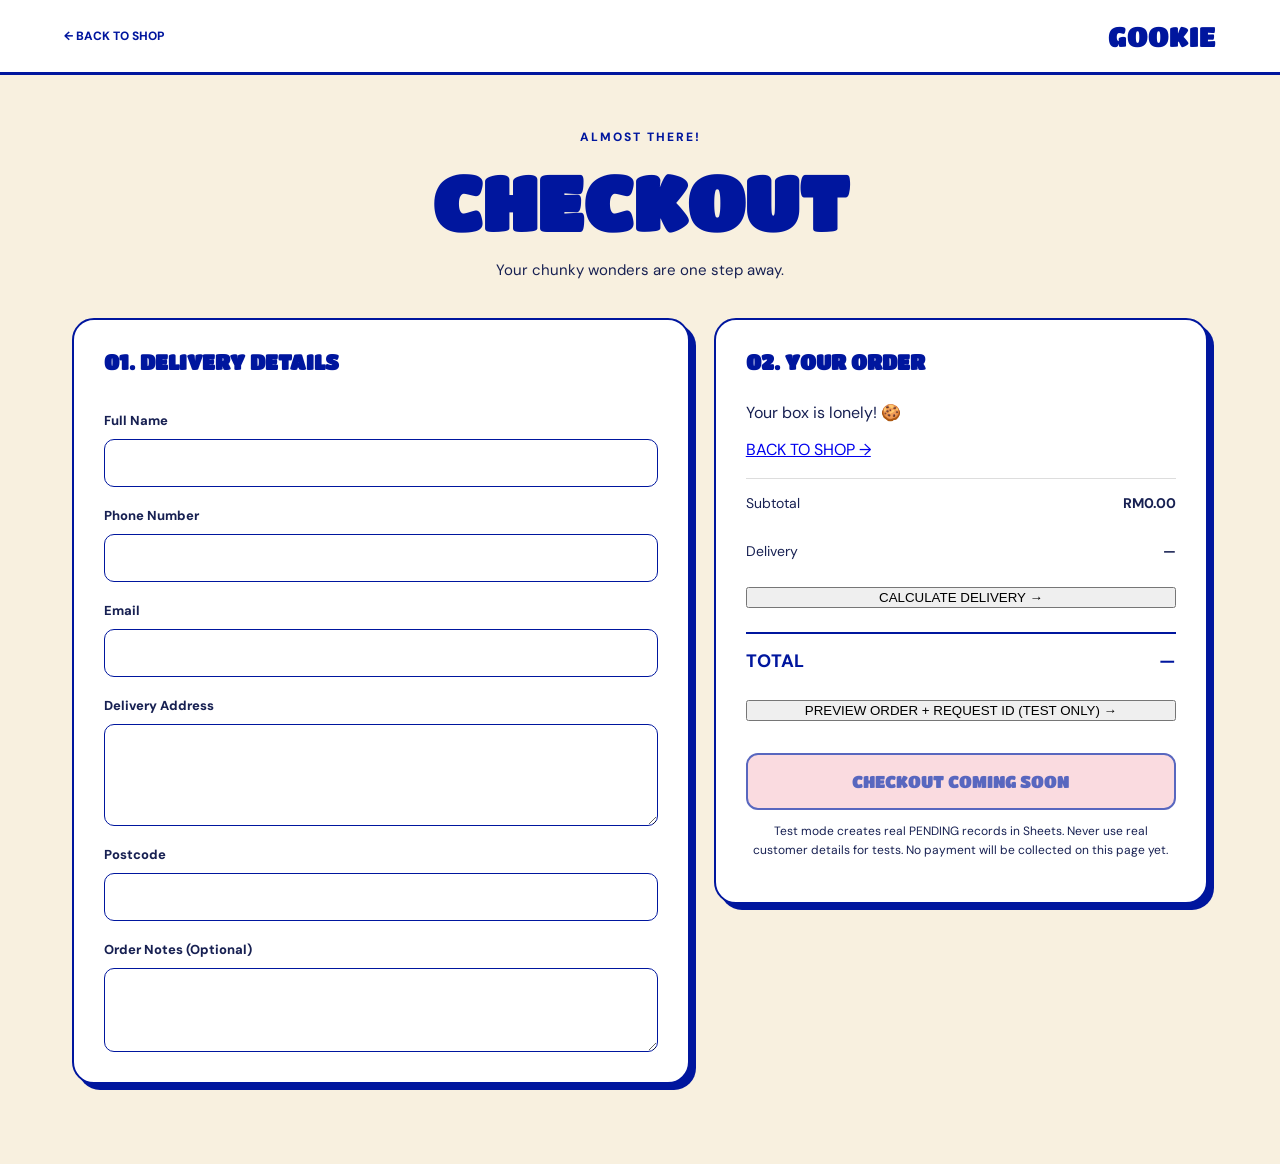
<file: checkout.html>
<!DOCTYPE html>
<html lang="en">
<head>
  <meta charset="UTF-8">
  <meta name="viewport"
        content="width=device-width, initial-scale=1.0">

  <title>Checkout | Gookie</title>

  <link rel="preconnect"
        href="https://fonts.googleapis.com">

  <link rel="preconnect"
        href="https://fonts.gstatic.com"
        crossorigin>

  <link href="https://fonts.googleapis.com/css2?family=DM+Sans:wght@400;500;600;700&family=Titan+One&display=swap"
        rel="stylesheet">

  <link rel="stylesheet" href="checkout.css">
</head>

<body>

  <header class="checkout-header">
    <a href="order.html" class="back-link">
      ← BACK TO SHOP
    </a>

    <a href="index.html" class="checkout-logo">
      GOOKIE
    </a>
  </header>

  <main class="checkout-container">

    <div class="checkout-heading">
      <span class="eyebrow">ALMOST THERE!</span>
      <h1>CHECKOUT</h1>
      <p>Your chunky wonders are one step away.</p>
    </div>

    <div class="checkout-grid">

      <section class="checkout-panel">
        <h2>01. DELIVERY DETAILS</h2>

        <form id="checkout-form">

          <label for="customer-name">Full Name</label>
          <input id="customer-name"
                 name="name"
                 autocomplete="name"
                 required>

          <label for="customer-phone">Phone Number</label>
          <input id="customer-phone"
                 name="phone"
                 type="tel"
                 autocomplete="tel"
                 required>

          <label for="customer-email">Email</label>
          <input id="customer-email"
                 name="email"
                 type="email"
                 autocomplete="email"
                 required>

          <label for="customer-address">Delivery Address</label>
          <textarea id="customer-address"
                    name="address"
                    rows="4"
                    autocomplete="street-address"
                    required></textarea>

          <label for="customer-postcode">Postcode</label>
          <input id="customer-postcode"
                 name="postcode"
                 inputmode="numeric"
                 maxlength="5"
                 pattern="[0-9]{5}"
                 autocomplete="postal-code"
                 required>

          <label for="customer-notes">
            Order Notes (Optional)
          </label>
          <textarea id="customer-notes"
                    name="notes"
                    rows="3"></textarea>

        </form>
      </section>

      <aside class="checkout-panel order-summary">
        <h2>02. YOUR ORDER</h2>

        <div id="checkout-items">
          <p>Your cart summary will appear here.</p>
        </div>

        <div class="summary-row">
          <span>Subtotal</span>
          <strong id="checkout-subtotal">—</strong>
        </div>

        <div class="summary-row">
          <span>Delivery</span>
          <strong id="checkout-shipping">
            Calculated at checkout
          </strong>
        </div>

<button
  type="button"
  id="calculate-delivery"
  style="width:100%; margin:12px 0;"
>
  CALCULATE DELIVERY →
</button>

<p
  id="delivery-message"
  role="status"
  aria-live="polite"
  style="font-size:13px; margin:0 0 12px;"
></p>
        
        <div class="summary-row summary-total">
          <span>TOTAL</span>
          <strong id="checkout-total">—</strong>
        </div>

        <button type="button" id="preview-order-button"
                style="width:100%; margin:12px 0;">
          PREVIEW ORDER + REQUEST ID (TEST ONLY) →
        </button>
        <pre id="order-preview-output" hidden
             style="white-space:pre-wrap; overflow-wrap:anywhere; font-size:12px; max-height:320px; overflow:auto;"></pre>

        <button type="button" id="test-create-order-button" hidden
                style="width:100%; margin:12px 0; background:#ffe7a1; color:#00169e; padding:12px; font-weight:700;">
          TEST CREATE ORDER — WRITES TO SHEETS
        </button>
        <pre id="test-create-order-result" hidden role="status" aria-live="polite"
             style="white-space:pre-wrap; overflow-wrap:anywhere; font-size:12px;"></pre>

        <button type="button"
                id="checkout-button"
                disabled>
          CHECKOUT COMING SOON
        </button>

        <p class="checkout-notice">
          Test mode creates real PENDING records in Sheets. Never use real customer details for tests.
          No payment will be collected on this page yet.
        </p>
      </aside>

    </div>

  </main>


  <script src="checkout.js"></script>
</body>
</html>
</file>
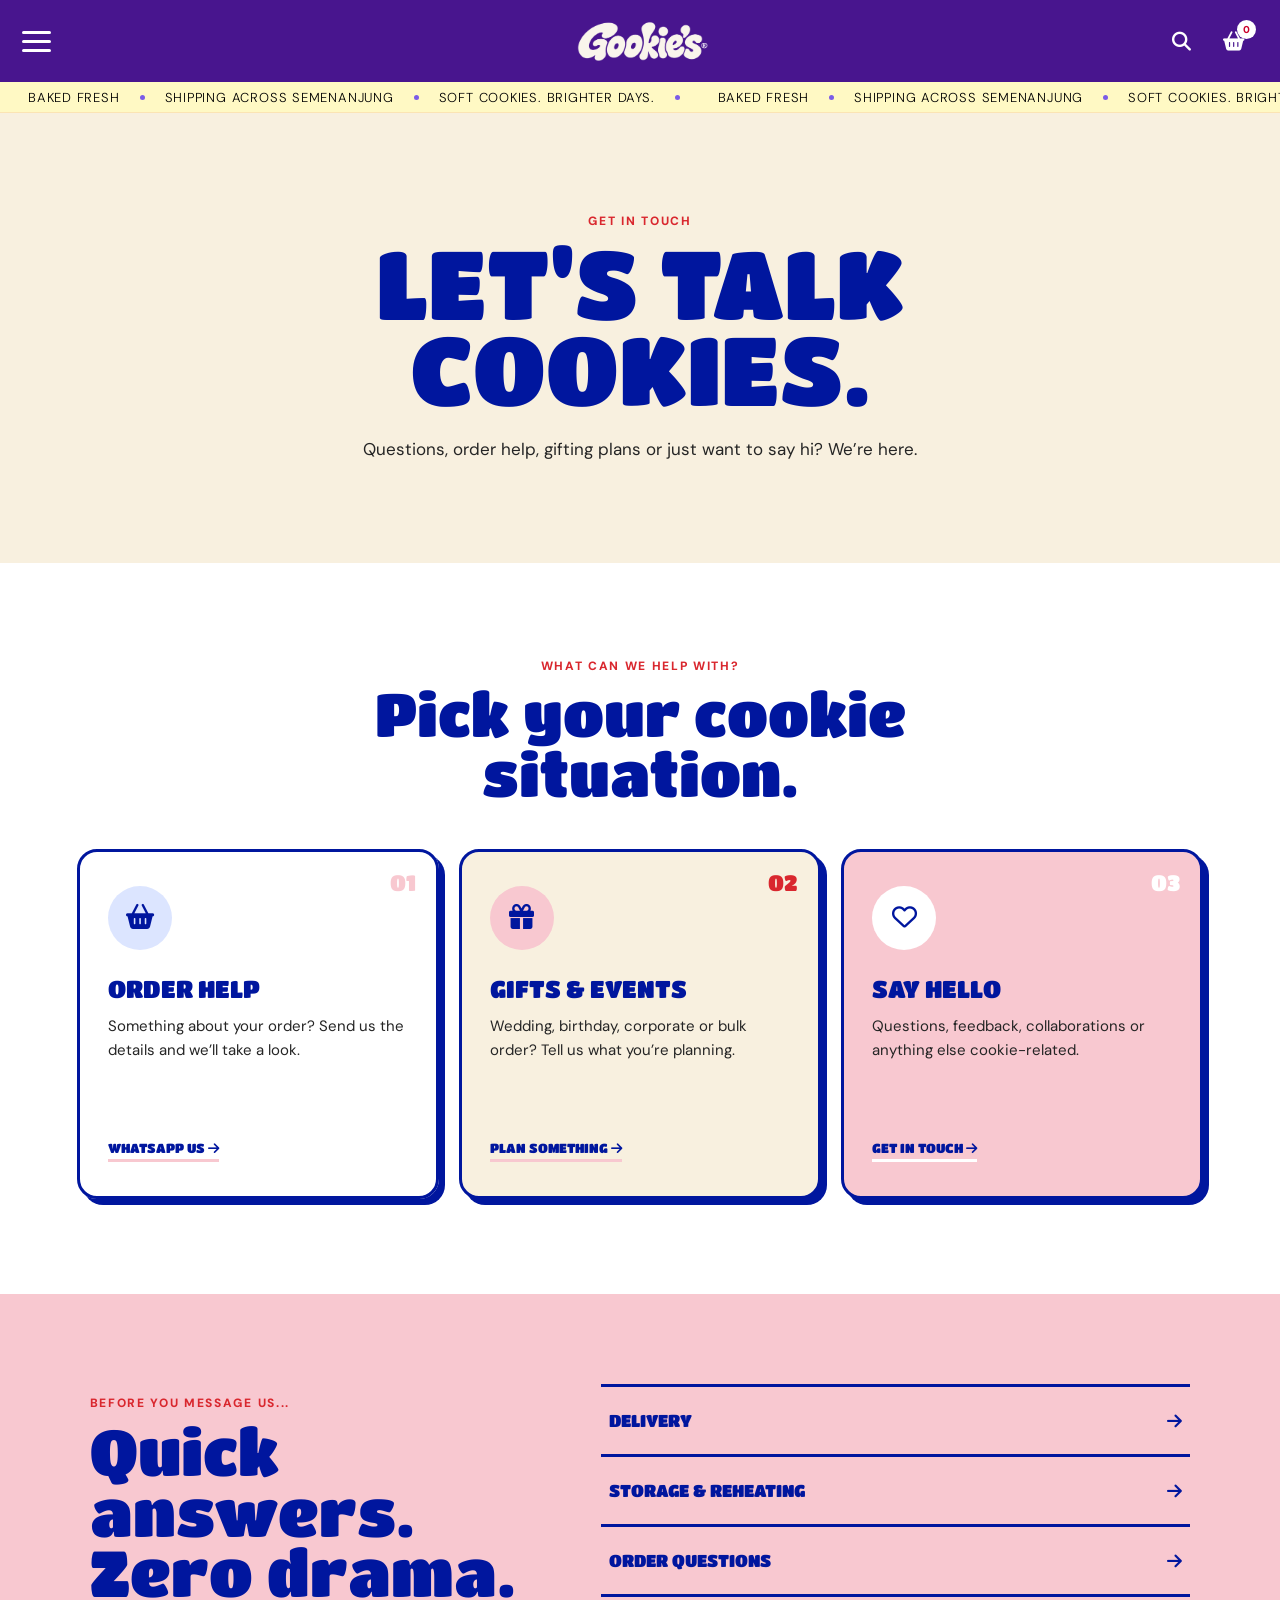
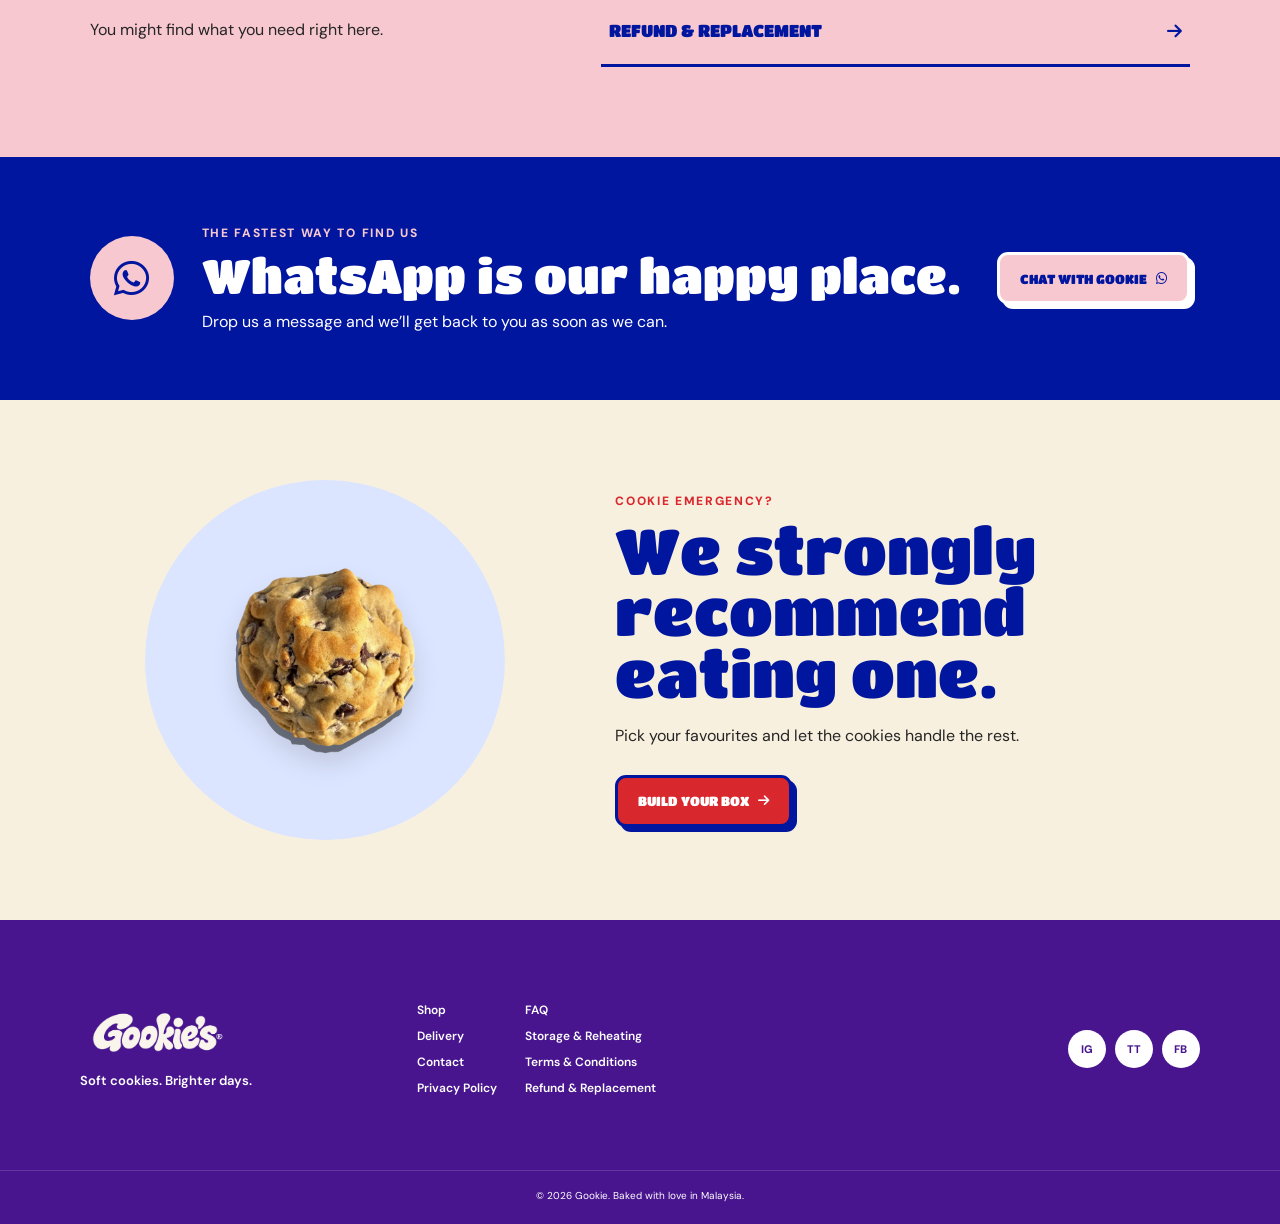
<file: contact.html>
<!DOCTYPE html>
<html lang="en">

<head>
  <meta charset="UTF-8">
  <meta name="viewport" content="width=device-width, initial-scale=1.0">

  <title>Contact Gookie — Let’s Talk Cookies</title>
  <meta name="description" content="Need order help, planning gifts or events, or just want to say hello? Get in touch with Gookie.">

  <link rel="preconnect" href="https://fonts.googleapis.com">
  <link rel="preconnect" href="https://fonts.gstatic.com" crossorigin>
  <link href="https://fonts.googleapis.com/css2?family=DM+Sans:wght@400;500;600;700;800&family=Titan+One&display=swap" rel="stylesheet">

  <link rel="stylesheet" href="https://cdnjs.cloudflare.com/ajax/libs/font-awesome/6.7.2/css/all.min.css">

  <link rel="stylesheet" href="style.css">
  <link rel="stylesheet" href="contact.css?v=1.0">
</head>

<body class="contact-page">

  <!-- ================= HEADER ================= -->
  <header class="site-header">
    <button class="menu-btn" id="menu-open" type="button" aria-label="Open menu" aria-expanded="false">
      <span></span><span></span><span></span>
    </button>

    <a href="index.html" class="brand" aria-label="Gookie home">
      <img src="logo.png" alt="Gookie">
    </a>

    <div class="header-actions">
      <button class="header-icon-btn search-btn" type="button" aria-label="Search">
        <i class="fa-solid fa-magnifying-glass"></i>
      </button>

      <button class="header-icon-btn cart-btn" type="button" aria-label="Open cart">
        <i class="fa-solid fa-basket-shopping"></i>
        <span class="cart-count">0</span>
      </button>
    </div>
  </header>

  <!-- ================= SEARCH PANEL ================= -->
  <div class="search-panel" id="search-panel">
    <div class="search-panel-inner">
      <input type="search" id="site-search-input" placeholder="Search Gookies..." aria-label="Search Gookies">
      <div class="search-suggestions" id="search-suggestions"></div>
      <button type="button" class="search-close-btn" id="search-close-btn" aria-label="Close search">×</button>
    </div>
  </div>

  <!-- ================= CART DRAWER ================= -->
  <div class="cart-overlay" id="cart-overlay" hidden>
    <aside class="cart-drawer" id="cart-drawer">
      <div class="cart-header">
        <h2>YOUR GOOKIE CART</h2>
        <button type="button" class="cart-close-btn" id="cart-close-btn" aria-label="Close cart">×</button>
      </div>

      <div class="cart-body" id="cart-body">
        <div class="cart-empty" id="cart-empty">
          <p class="cart-empty-title">Your box is lonely.</p>
          <p>Add some Gookies to make it happier.</p>
          <a href="order.html" class="cart-shop-btn" id="cart-shop-btn">BUILD A BOX</a>
        </div>
      </div>
    </aside>
  </div>

  <!-- ================= MENU DRAWER ================= -->
  <div class="menu-overlay" id="menu-overlay" hidden>
    <aside class="menu-panel" aria-label="Site menu">
      <button class="menu-close" id="menu-close" type="button" aria-label="Close menu">×</button>
      <p class="menu-title">MENU</p>

      <nav class="menu-links" aria-label="Main navigation">
        <a href="gookies.html">COOKIES</a>
        <a href="order.html">SHOP</a>
        <a href="goodies.html">GIFTS</a>
        <a href="about.html">ABOUT</a>
        <a href="contact.html" aria-current="page">CONTACT</a>
      </nav>

      <div class="menu-socials">
        <a href="#" aria-label="Instagram"><i class="fa-brands fa-instagram"></i></a>
        <a href="#" aria-label="TikTok"><i class="fa-brands fa-tiktok"></i></a>
        <a href="#" aria-label="Facebook"><i class="fa-brands fa-facebook-f"></i></a>
        <a href="#" aria-label="Threads"><i class="fa-brands fa-threads"></i></a>
      </div>
    </aside>
  </div>

  <!-- ================= ANNOUNCEMENT ================= -->
  <div class="announcement-bar">
    <div class="announcement-track">
      <div class="announcement-group">
        <span>BAKED FRESH</span><i>•</i>
        <span>SHIPPING ACROSS SEMENANJUNG</span><i>•</i>
        <span>SOFT COOKIES. BRIGHTER DAYS.</span><i>•</i>
      </div>
      <div class="announcement-group" aria-hidden="true">
        <span>BAKED FRESH</span><i>•</i>
        <span>SHIPPING ACROSS SEMENANJUNG</span><i>•</i>
        <span>SOFT COOKIES. BRIGHTER DAYS.</span><i>•</i>
      </div>
    </div>
  </div>

  <main>

    <section class="contact-hero">
      <p class="contact-kicker">GET IN TOUCH</p>
      <h1>LET'S TALK<br>COOKIES.</h1>
      <p class="contact-hero-text">Questions, order help, gifting plans or just want to say hi? We’re here.</p>
    </section>

    <section class="contact-choices">
      <div class="contact-heading">
        <p class="contact-kicker">WHAT CAN WE HELP WITH?</p>
        <h2>Pick your cookie situation.</h2>
      </div>

      <div class="contact-grid">
        <article>
          <span class="contact-number">01</span>
          <div class="contact-icon"><i class="fa-solid fa-basket-shopping"></i></div>
          <h3>ORDER HELP</h3>
          <p>Something about your order? Send us the details and we’ll take a look.</p>
          <a href="https://wa.me/60102810487?text=Hi%20Gookie!%20I%20need%20help%20with%20an%20order." target="_blank" rel="noopener noreferrer">WHATSAPP US <i class="fa-solid fa-arrow-right"></i></a>
        </article>

        <article>
          <span class="contact-number">02</span>
          <div class="contact-icon"><i class="fa-solid fa-gift"></i></div>
          <h3>GIFTS &amp; EVENTS</h3>
          <p>Wedding, birthday, corporate or bulk order? Tell us what you’re planning.</p>
          <a href="https://wa.me/60102810487?text=Hi%20Gookie!%20I%27d%20like%20to%20plan%20a%20gift%20or%20event%20order." target="_blank" rel="noopener noreferrer">PLAN SOMETHING <i class="fa-solid fa-arrow-right"></i></a>
        </article>

        <article>
          <span class="contact-number">03</span>
          <div class="contact-icon"><i class="fa-regular fa-heart"></i></div>
          <h3>SAY HELLO</h3>
          <p>Questions, feedback, collaborations or anything else cookie-related.</p>
          <a href="https://wa.me/60102810487?text=Hi%20Gookie!%20I%27d%20like%20to%20get%20in%20touch." target="_blank" rel="noopener noreferrer">GET IN TOUCH <i class="fa-solid fa-arrow-right"></i></a>
        </article>
      </div>
    </section>

    <section class="contact-quick">
      <div>
        <p class="contact-kicker">BEFORE YOU MESSAGE US...</p>
        <h2>Quick answers.<br>Zero drama.</h2>
        <p class="contact-quick-copy">You might find what you need right here.</p>
      </div>

      <div class="contact-links">
        <a href="help.html#delivery"><span>DELIVERY</span><i class="fa-solid fa-arrow-right"></i></a>
        <a href="help.html#storage"><span>STORAGE &amp; REHEATING</span><i class="fa-solid fa-arrow-right"></i></a>
        <a href="help.html#orders"><span>ORDER QUESTIONS</span><i class="fa-solid fa-arrow-right"></i></a>
        <a href="help.html#refund"><span>REFUND &amp; REPLACEMENT</span><i class="fa-solid fa-arrow-right"></i></a>
      </div>
    </section>

    <section class="contact-whatsapp">
      <div class="contact-whatsapp-icon"><i class="fa-brands fa-whatsapp"></i></div>
      <div>
        <p class="contact-kicker">THE FASTEST WAY TO FIND US</p>
        <h2>WhatsApp is our happy place.</h2>
        <p>Drop us a message and we’ll get back to you as soon as we can.</p>
      </div>
      <a class="contact-button contact-button-light" href="https://wa.me/60102810487?text=Hi%20Gookie!" target="_blank" rel="noopener noreferrer">CHAT WITH GOOKIE <i class="fa-brands fa-whatsapp"></i></a>
    </section>

    <section class="contact-final">
      <div class="contact-cookie">
        <img src="wonder-chip.png" alt="Wonder Chip Gookie cookie">
      </div>
      <div class="contact-final-copy">
        <p class="contact-kicker">COOKIE EMERGENCY?</p>
        <h2>We strongly recommend eating one.</h2>
        <p>Pick your favourites and let the cookies handle the rest.</p>
        <a class="contact-button contact-button-primary" href="order.html">BUILD YOUR BOX <i class="fa-solid fa-arrow-right"></i></a>
      </div>
    </section>

  </main>

  <!-- ================= TEMPORARY FOOTER ================= -->
  <footer class="site-footer" id="footer">
    <div class="section-shell footer-grid">
      <div class="footer-brand">
        <img src="logo.png" alt="Gookie">
        <p>Soft cookies. Brighter days.</p>
      </div>

      <nav class="footer-links" aria-label="Footer navigation">
        <a href="order.html">Shop</a>
        <a href="#">FAQ</a>
        <a href="#">Delivery</a>
        <a href="#">Storage & Reheating</a>
        <a href="contact.html">Contact</a>
        <a href="#">Terms & Conditions</a>
        <a href="#">Privacy Policy</a>
        <a href="#">Refund & Replacement</a>
      </nav>

      <div class="footer-social">
        <a href="#" aria-label="Instagram">IG</a>
        <a href="#" aria-label="TikTok">TT</a>
        <a href="#" aria-label="Facebook">FB</a>
      </div>
    </div>

    <p class="footer-bottom">© 2026 Gookie. Baked with love in Malaysia.</p>
  </footer>

  <script src="contact.js?v=1.0"></script>
</body>
</html>
</file>
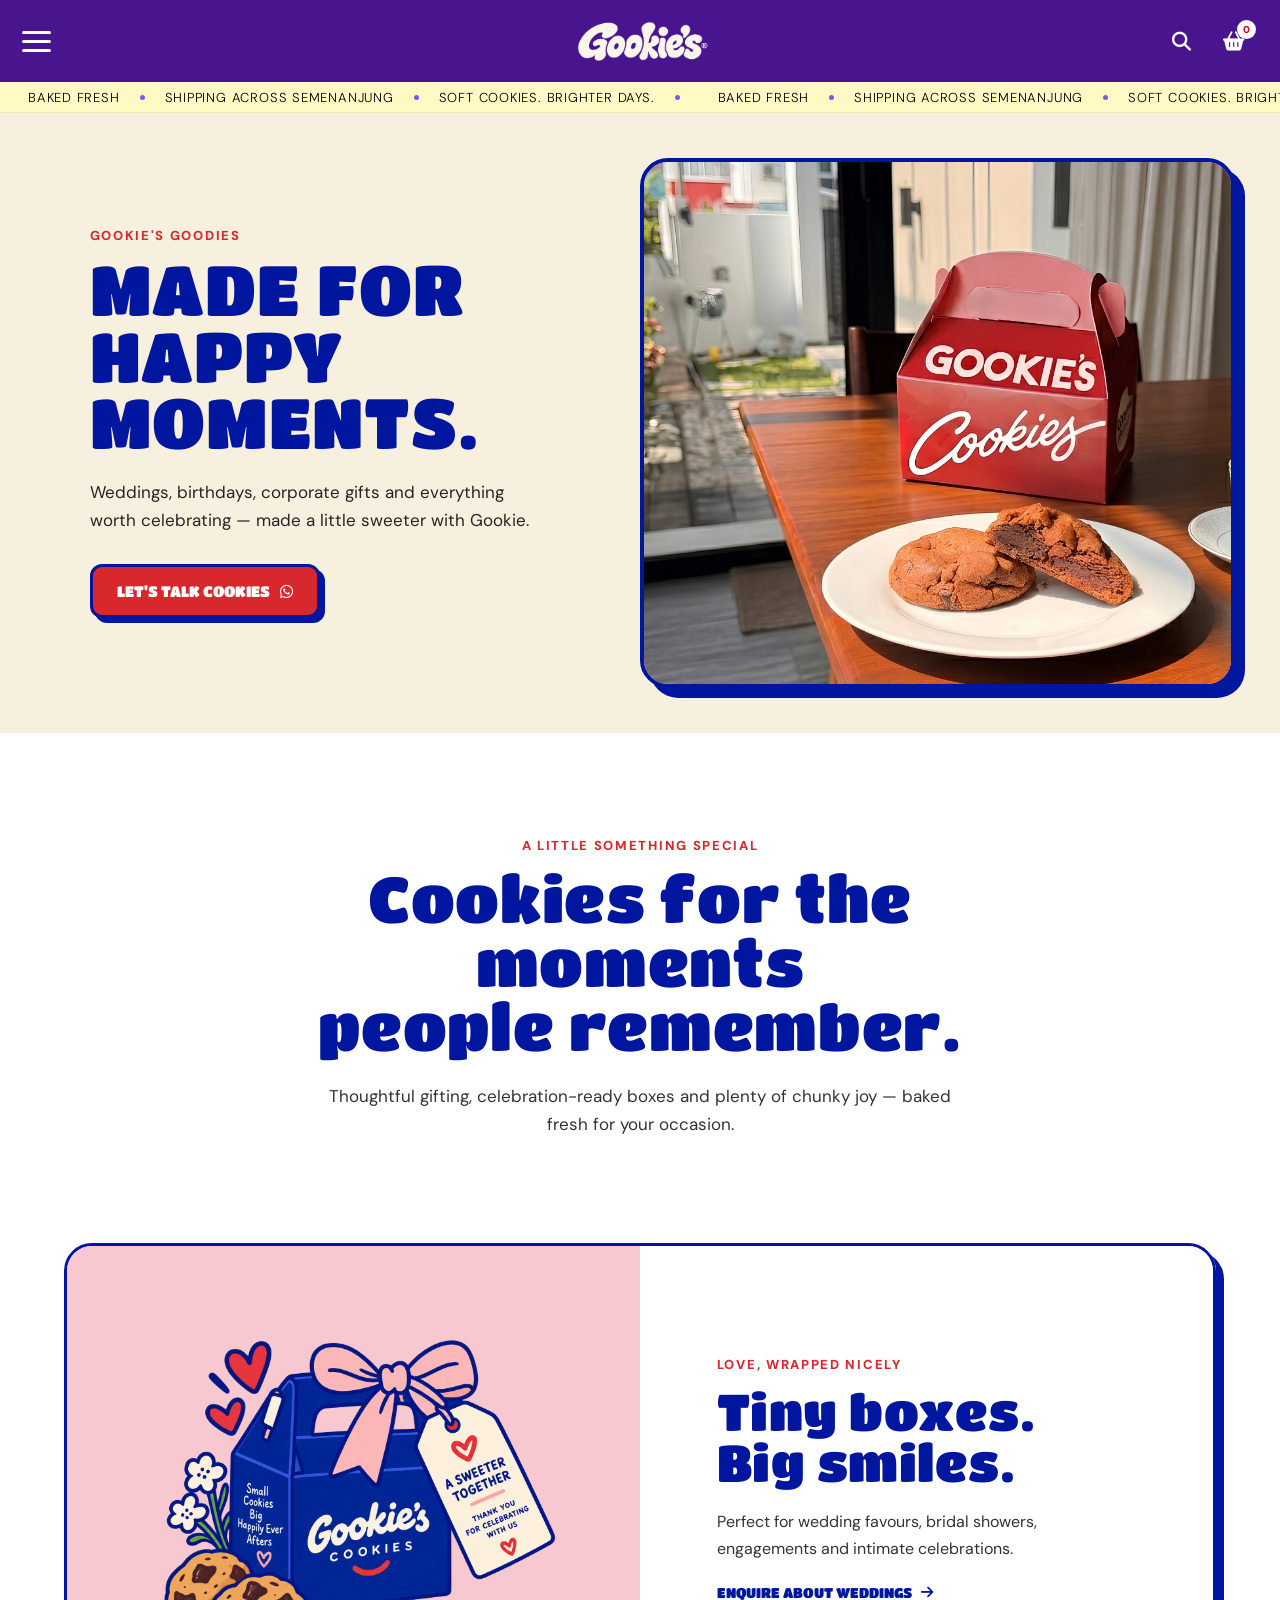
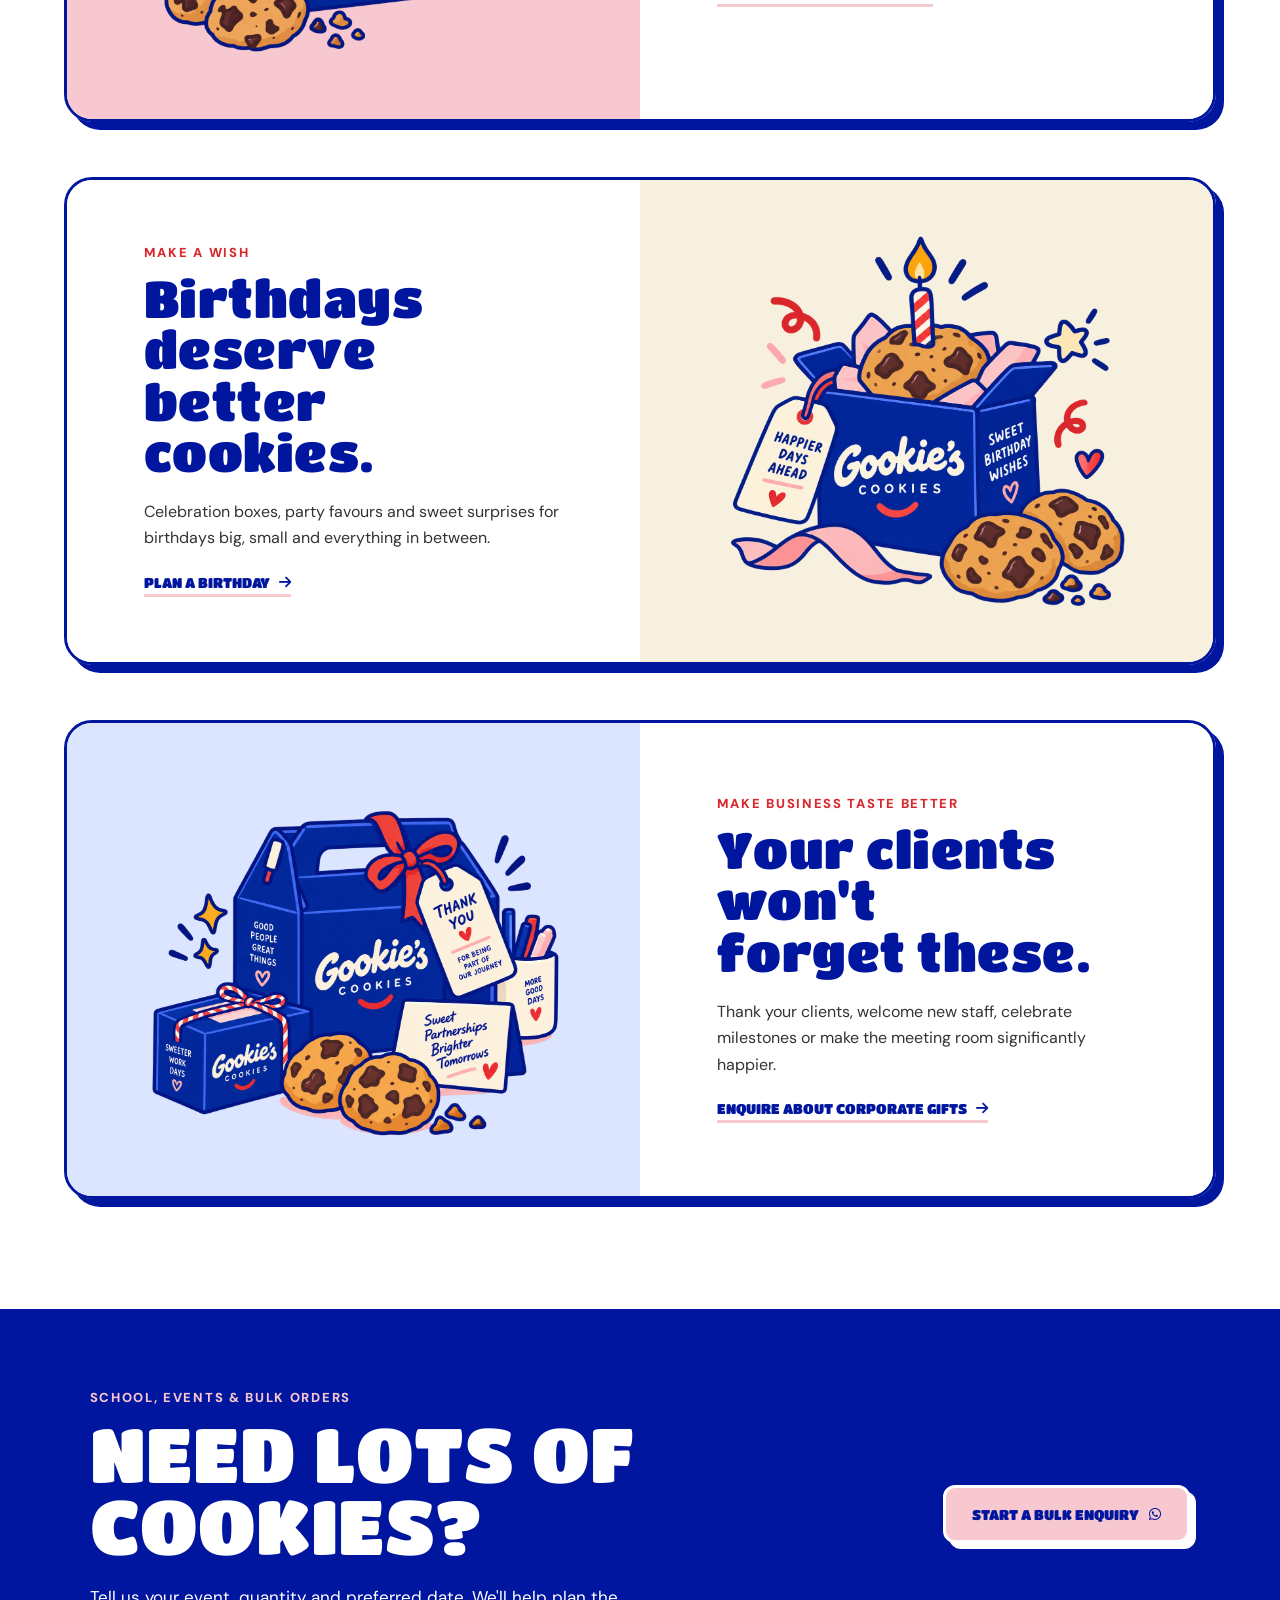
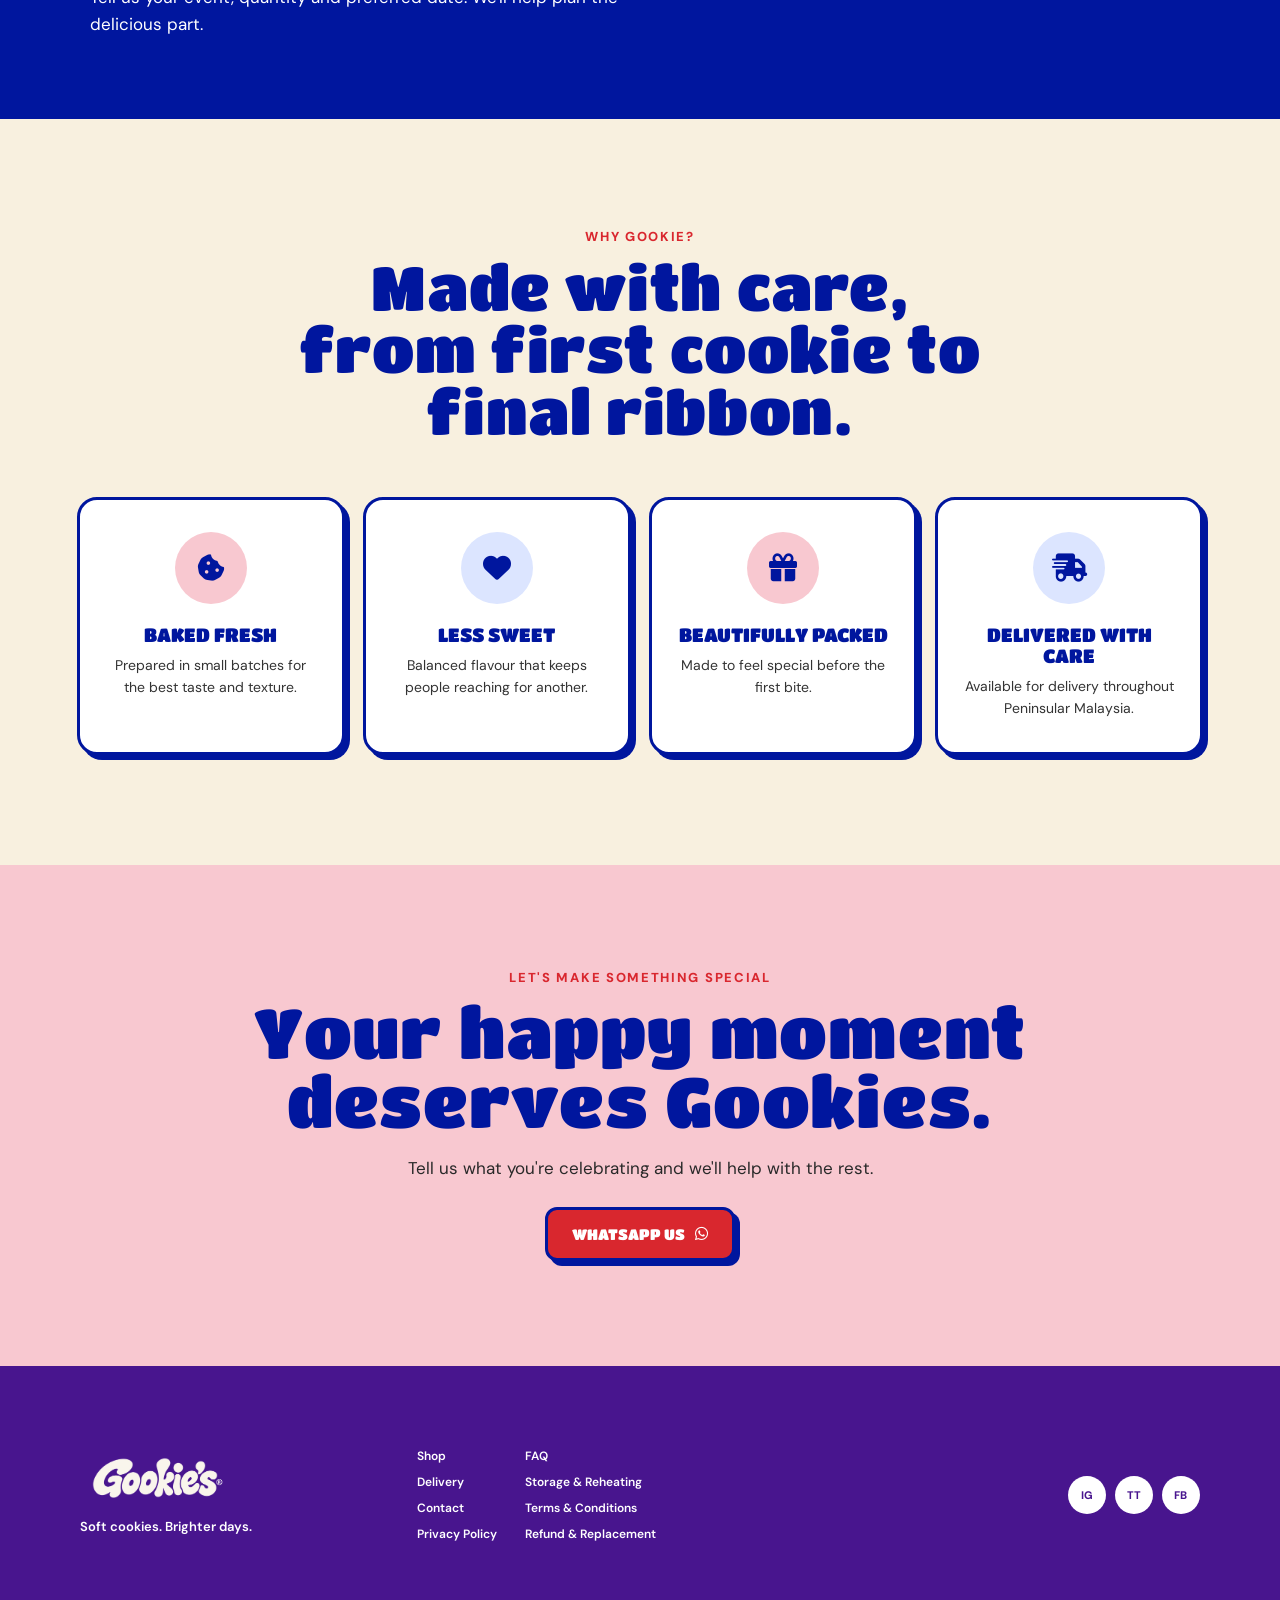
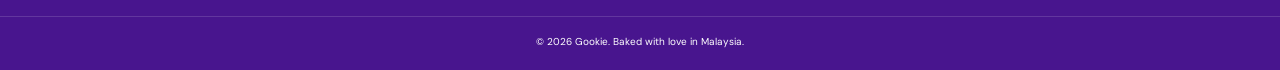
<file: goodies.html>
<!DOCTYPE html>
<html lang="en">

<head>
  <meta charset="UTF-8">
  <meta name="viewport" content="width=device-width, initial-scale=1.0">

  <title>Gookie's Goodies — Made for Happy Moments</title>
  <meta
    name="description"
    content="Gookie cookies for weddings, birthdays, corporate gifting, events and happy little moments."
  >

  <!-- FONTS -->
  <link rel="preconnect" href="https://fonts.googleapis.com">
  <link rel="preconnect" href="https://fonts.gstatic.com" crossorigin>

  <link
    href="https://fonts.googleapis.com/css2?family=DM+Sans:wght@400;500;600;700;800&family=Titan+One&display=swap"
    rel="stylesheet"
  >

  <!-- FONT AWESOME -->
  <link
    rel="stylesheet"
    href="https://cdnjs.cloudflare.com/ajax/libs/font-awesome/6.7.2/css/all.min.css"
  >

  <!-- SHARED GOOKIE STYLE -->
  <link rel="stylesheet" href="style.css">

  <!-- GIFTS PAGE STYLE -->
  <link rel="stylesheet" href="goodies.css?v=2.0">
</head>


<body class="goodies-page">


  <!-- ================= HEADER ================= -->

  <header class="site-header">

    <!-- HAMBURGER -->
    <button
      class="menu-btn"
      id="menu-open"
      type="button"
      aria-label="Open menu"
      aria-expanded="false"
    >
      <span></span>
      <span></span>
      <span></span>
    </button>


    <!-- LOGO -->
    <a href="index.html" class="brand" aria-label="Gookie home">
      <img src="logo.png" alt="Gookie">
    </a>


    <!-- RIGHT SIDE ICONS -->
    <div class="header-actions">

      <button
        class="header-icon-btn search-btn"
        type="button"
        aria-label="Search"
      >
        <i class="fa-solid fa-magnifying-glass"></i>
      </button>


      <button
        class="header-icon-btn cart-btn"
        type="button"
        aria-label="Open cart"
      >
        <i class="fa-solid fa-basket-shopping"></i>

        <span class="cart-count">0</span>
      </button>

    </div>

  </header>



  <!-- ================= SEARCH PANEL ================= -->

  <div class="search-panel" id="search-panel">

    <div class="search-panel-inner">

      <input
        type="search"
        id="site-search-input"
        placeholder="Search Gookies..."
        aria-label="Search Gookies"
      >

      <div
        class="search-suggestions"
        id="search-suggestions"
      ></div>

      <button
        type="button"
        class="search-close-btn"
        id="search-close-btn"
        aria-label="Close search"
      >
        ×
      </button>

    </div>

  </div>



  <!-- ================= CART DRAWER ================= -->

  <div class="cart-overlay" id="cart-overlay" hidden>

    <aside class="cart-drawer" id="cart-drawer">

      <div class="cart-header">

        <h2>YOUR GOOKIE CART</h2>

        <button
          type="button"
          class="cart-close-btn"
          id="cart-close-btn"
          aria-label="Close cart"
        >
          ×
        </button>

      </div>


      <div class="cart-body" id="cart-body">

        <div class="cart-empty" id="cart-empty">

          <p class="cart-empty-title">
            Your box is lonely.
          </p>

          <p>
            Add some Gookies to make it happier.
          </p>

          <a
            href="order.html"
            class="cart-shop-btn"
            id="cart-shop-btn"
          >
            BUILD A BOX
          </a>

        </div>

      </div>

    </aside>

  </div>



  <!-- ================= MENU DRAWER ================= -->

  <div class="menu-overlay" id="menu-overlay" hidden>

    <aside class="menu-panel" aria-label="Site menu">

      <button
        class="menu-close"
        id="menu-close"
        type="button"
        aria-label="Close menu"
      >
        ×
      </button>


      <p class="menu-title">MENU</p>


      <nav class="menu-links" aria-label="Main navigation">

        <a href="gookies.html">COOKIES</a>

        <a href="order.html">SHOP</a>

        <a href="goodies.html" aria-current="page">GIFTS</a>

        <a href="about.html">ABOUT</a>

        <a href="#footer">CONTACT</a>

      </nav>


      <div class="menu-socials">

        <a href="#" aria-label="Instagram">
          <i class="fa-brands fa-instagram"></i>
        </a>

        <a href="#" aria-label="TikTok">
          <i class="fa-brands fa-tiktok"></i>
        </a>

        <a href="#" aria-label="Facebook">
          <i class="fa-brands fa-facebook-f"></i>
        </a>

        <a href="#" aria-label="Threads">
          <i class="fa-brands fa-threads"></i>
        </a>

      </div>

    </aside>

  </div>



  <!-- ================= ANNOUNCEMENT ================= -->

  <div class="announcement-bar">

    <div class="announcement-track">

      <div class="announcement-group">
        <span>BAKED FRESH</span><i>•</i>
        <span>SHIPPING ACROSS SEMENANJUNG</span><i>•</i>
        <span>SOFT COOKIES. BRIGHTER DAYS.</span><i>•</i>
      </div>

      <div class="announcement-group" aria-hidden="true">
        <span>BAKED FRESH</span><i>•</i>
        <span>SHIPPING ACROSS SEMENANJUNG</span><i>•</i>
        <span>SOFT COOKIES. BRIGHTER DAYS.</span><i>•</i>
      </div>

    </div>

  </div>



  <main>


    <!-- ================= GIFTS HERO ================= -->

    <section class="gifts-hero">

      <div class="gifts-hero-copy">

        <p class="gifts-kicker">
          GOOKIE'S GOODIES
        </p>

        <h1>
          MADE FOR<br>
          HAPPY MOMENTS.
        </h1>

        <p class="gifts-hero-description">
          Weddings, birthdays, corporate gifts and everything
          worth celebrating — made a little sweeter with Gookie.
        </p>

        <a
          class="gifts-button"
          href="https://wa.me/60102810487?text=Hi%20Gookie!%20I%27d%20like%20to%20enquire%20about%20Gookie%27s%20Goodies."
          target="_blank"
          rel="noopener noreferrer"
        >
          LET'S TALK COOKIES
          <i class="fa-brands fa-whatsapp"></i>
        </a>

      </div>


      <div class="gifts-hero-visual">

        <div class="gifts-hero-photo">

          <img
            src="header.png"
            alt="Gookie cookies for gifting and celebrations"
          >

        </div>

      </div>

    </section>



    <!-- ================= INTRO ================= -->

    <section class="gifts-intro">

      <div class="gifts-intro-inner">

        <p class="gifts-kicker">
          A LITTLE SOMETHING SPECIAL
        </p>

        <h2>
          Cookies for the moments<br>
          people remember.
        </h2>

        <p>
          Thoughtful gifting, celebration-ready boxes and plenty
          of chunky joy — baked fresh for your occasion.
        </p>

      </div>

    </section>



    <!-- ================= OCCASIONS ================= -->

    <section class="gifts-occasions">


      <!-- WEDDINGS -->

      <article class="gift-feature gift-feature-wedding">

       <div class="gift-feature-visual">

  <img
    class="gift-feature-image"
    src="wedding.png"
    alt="Gookie wedding favour"
  >

</div>

        <div class="gift-feature-copy">

          <p class="gifts-kicker">
            LOVE, WRAPPED NICELY
          </p>

          <h2>
            Tiny boxes.<br>
            Big smiles.
          </h2>

          <p>
            Perfect for wedding favours, bridal showers,
            engagements and intimate celebrations.
          </p>

          <a
            href="https://wa.me/60102810487?text=Hi%20Gookie!%20I%27d%20like%20to%20enquire%20about%20wedding%20favours."
            target="_blank"
            rel="noopener noreferrer"
          >
            ENQUIRE ABOUT WEDDINGS
            <i class="fa-solid fa-arrow-right"></i>
          </a>

        </div>

      </article>



      <!-- BIRTHDAYS -->

      <article class="gift-feature gift-feature-birthday">

        <div class="gift-feature-copy">

          <p class="gifts-kicker">
            MAKE A WISH
          </p>

          <h2>
            Birthdays deserve<br>
            better cookies.
          </h2>

          <p>
            Celebration boxes, party favours and sweet surprises
            for birthdays big, small and everything in between.
          </p>

          <a
            href="https://wa.me/60102810487?text=Hi%20Gookie!%20I%27d%20like%20to%20enquire%20about%20birthday%20cookies."
            target="_blank"
            rel="noopener noreferrer"
          >
            PLAN A BIRTHDAY
            <i class="fa-solid fa-arrow-right"></i>
          </a>

        </div>


       <div class="gift-feature-visual">

  <img
    class="gift-feature-image"
    src="birthday.png"
    alt="Gookie birthday gift box"
  >

</div>
      </article>



      <!-- CORPORATE -->

      <article class="gift-feature gift-feature-corporate">

      <div class="gift-feature-visual">

  <img
    class="gift-feature-image"
    src="corporate.png"
    alt="Gookie corporate gifting"
  >

</div>


        <div class="gift-feature-copy">

          <p class="gifts-kicker">
            MAKE BUSINESS TASTE BETTER
          </p>

          <h2>
            Your clients won't<br>
            forget these.
          </h2>

          <p>
            Thank your clients, welcome new staff, celebrate
            milestones or make the meeting room significantly happier.
          </p>

          <a
            href="https://wa.me/60102810487?text=Hi%20Gookie!%20I%27d%20like%20to%20enquire%20about%20corporate%20gifting."
            target="_blank"
            rel="noopener noreferrer"
          >
            ENQUIRE ABOUT CORPORATE GIFTS
            <i class="fa-solid fa-arrow-right"></i>
          </a>

        </div>

      </article>


    </section>



    <!-- ================= BULK ORDERS ================= -->

    <section class="gifts-bulk">

      <div class="gifts-bulk-copy">

        <p class="gifts-kicker">
          SCHOOL, EVENTS & BULK ORDERS
        </p>

        <h2>
          NEED LOTS OF<br>
          COOKIES?
        </h2>

        <p>
          Tell us your event, quantity and preferred date.
          We'll help plan the delicious part.
        </p>

      </div>


      <a
        class="gifts-bulk-button"
        href="https://wa.me/60102810487?text=Hi%20Gookie!%20I%27d%20like%20to%20enquire%20about%20a%20bulk%20order."
        target="_blank"
        rel="noopener noreferrer"
      >
        START A BULK ENQUIRY
        <i class="fa-brands fa-whatsapp"></i>
      </a>

    </section>



    <!-- ================= WHY GOOKIE ================= -->

    <section class="gifts-why">

      <div class="gifts-why-heading">

        <p class="gifts-kicker">
          WHY GOOKIE?
        </p>

        <h2>
          Made with care,<br>
          from first cookie to final ribbon.
        </h2>

      </div>


      <div class="gifts-why-grid">


        <article>

          <div class="gifts-why-icon">
            <i class="fa-solid fa-cookie-bite"></i>
          </div>

          <h3>BAKED FRESH</h3>

          <p>
            Prepared in small batches for the best taste and texture.
          </p>

        </article>


        <article>

          <div class="gifts-why-icon">
            <i class="fa-solid fa-heart"></i>
          </div>

          <h3>LESS SWEET</h3>

          <p>
            Balanced flavour that keeps people reaching for another.
          </p>

        </article>


        <article>

          <div class="gifts-why-icon">
            <i class="fa-solid fa-gift"></i>
          </div>

          <h3>BEAUTIFULLY PACKED</h3>

          <p>
            Made to feel special before the first bite.
          </p>

        </article>


        <article>

          <div class="gifts-why-icon">
            <i class="fa-solid fa-truck-fast"></i>
          </div>

          <h3>DELIVERED WITH CARE</h3>

          <p>
            Available for delivery throughout Peninsular Malaysia.
          </p>

        </article>


      </div>

    </section>



    <!-- ================= FINAL CTA ================= -->

    <section class="gifts-final">

      <p class="gifts-kicker">
        LET'S MAKE SOMETHING SPECIAL
      </p>

      <h2>
        Your happy moment<br>
        deserves Gookies.
      </h2>

      <p>
        Tell us what you're celebrating and we'll help with the rest.
      </p>

      <a
        class="gifts-button"
        href="https://wa.me/60102810487?text=Hi%20Gookie!%20I%27d%20like%20to%20plan%20something%20special."
        target="_blank"
        rel="noopener noreferrer"
      >
        WHATSAPP US
        <i class="fa-brands fa-whatsapp"></i>
      </a>

    </section>


  </main>



  <!-- ================= TEMPORARY FOOTER ================= -->

  <footer class="site-footer" id="footer">

    <div class="section-shell footer-grid">

      <div class="footer-brand">

        <img src="logo.png" alt="Gookie">

        <p>
          Soft cookies. Brighter days.
        </p>

      </div>


      <nav
        class="footer-links"
        aria-label="Footer navigation"
      >

        <a href="order.html">Shop</a>
        <a href="#">FAQ</a>
        <a href="#">Delivery</a>
        <a href="#">Storage & Reheating</a>
        <a href="#">Contact</a>
        <a href="#">Terms & Conditions</a>
        <a href="#">Privacy Policy</a>
        <a href="#">Refund & Replacement</a>

      </nav>


      <div class="footer-social">

        <a href="#" aria-label="Instagram">IG</a>
        <a href="#" aria-label="TikTok">TT</a>
        <a href="#" aria-label="Facebook">FB</a>

      </div>

    </div>


    <p class="footer-bottom">
      © 2026 Gookie. Baked with love in Malaysia.
    </p>

  </footer>



  <!-- ================= GIFTS INTERACTIONS ================= -->

  <script>

    /* MENU */

    const menuOpen =
      document.getElementById("menu-open");

    const menuClose =
      document.getElementById("menu-close");

    const menuOverlay =
      document.getElementById("menu-overlay");


    function openMenu() {

      menuOverlay.hidden = false;

      requestAnimationFrame(() => {
        menuOverlay.classList.add("is-open");
      });

      menuOpen.setAttribute(
        "aria-expanded",
        "true"
      );

      document.body.classList.add(
        "menu-open"
      );
    }


    function closeMenu() {

      menuOverlay.classList.remove(
        "is-open"
      );

      menuOpen.setAttribute(
        "aria-expanded",
        "false"
      );

      document.body.classList.remove(
        "menu-open"
      );

      setTimeout(() => {
        menuOverlay.hidden = true;
      }, 220);
    }


    menuOpen.addEventListener(
      "click",
      openMenu
    );


    menuClose.addEventListener(
      "click",
      closeMenu
    );


    menuOverlay.addEventListener(
      "click",
      (event) => {

        if (event.target === menuOverlay) {
          closeMenu();
        }

      }
    );


    document
      .querySelectorAll(".menu-links a")
      .forEach((link) => {

        link.addEventListener(
          "click",
          closeMenu
        );

      });



    /* SEARCH */

    const searchButton =
      document.querySelector(".search-btn");

    const searchPanel =
      document.getElementById("search-panel");

    const searchInput =
      document.getElementById("site-search-input");

    const searchCloseButton =
      document.getElementById("search-close-btn");


    searchButton.addEventListener(
      "click",
      () => {

        searchPanel.classList.toggle(
          "is-open"
        );

        if (
          searchPanel.classList.contains(
            "is-open"
          )
        ) {

          setTimeout(() => {
            searchInput.focus();
          }, 150);

        }

      }
    );


    searchCloseButton.addEventListener(
      "click",
      () => {

        searchPanel.classList.remove(
          "is-open"
        );

      }
    );



    /* CART */

    const cartButton =
      document.querySelector(".cart-btn");

    const cartOverlay =
      document.getElementById("cart-overlay");

    const cartCloseButton =
      document.getElementById("cart-close-btn");

    const cartShopButton =
      document.getElementById("cart-shop-btn");


    function openCart() {

      cartOverlay.hidden = false;

      requestAnimationFrame(() => {

        cartOverlay.classList.add(
          "is-open"
        );

      });

      document.body.classList.add(
        "cart-open"
      );
    }


    function closeCart() {

      cartOverlay.classList.remove(
        "is-open"
      );

      document.body.classList.remove(
        "cart-open"
      );

      setTimeout(() => {

        cartOverlay.hidden = true;

      }, 280);
    }


    cartButton.addEventListener(
      "click",
      openCart
    );


    cartCloseButton.addEventListener(
      "click",
      closeCart
    );


    cartOverlay.addEventListener(
      "click",
      (event) => {

        if (event.target === cartOverlay) {
          closeCart();
        }

      }
    );


    cartShopButton.addEventListener(
      "click",
      closeCart
    );


    /* ESC CLOSE */

    document.addEventListener(
      "keydown",
      (event) => {

        if (event.key !== "Escape") return;

        if (
          menuOverlay.classList.contains(
            "is-open"
          )
        ) {
          closeMenu();
        }

        if (
          cartOverlay.classList.contains(
            "is-open"
          )
        ) {
          closeCart();
        }

        searchPanel.classList.remove(
          "is-open"
        );

      }
    );

  </script>


</body>
</html>
</file>
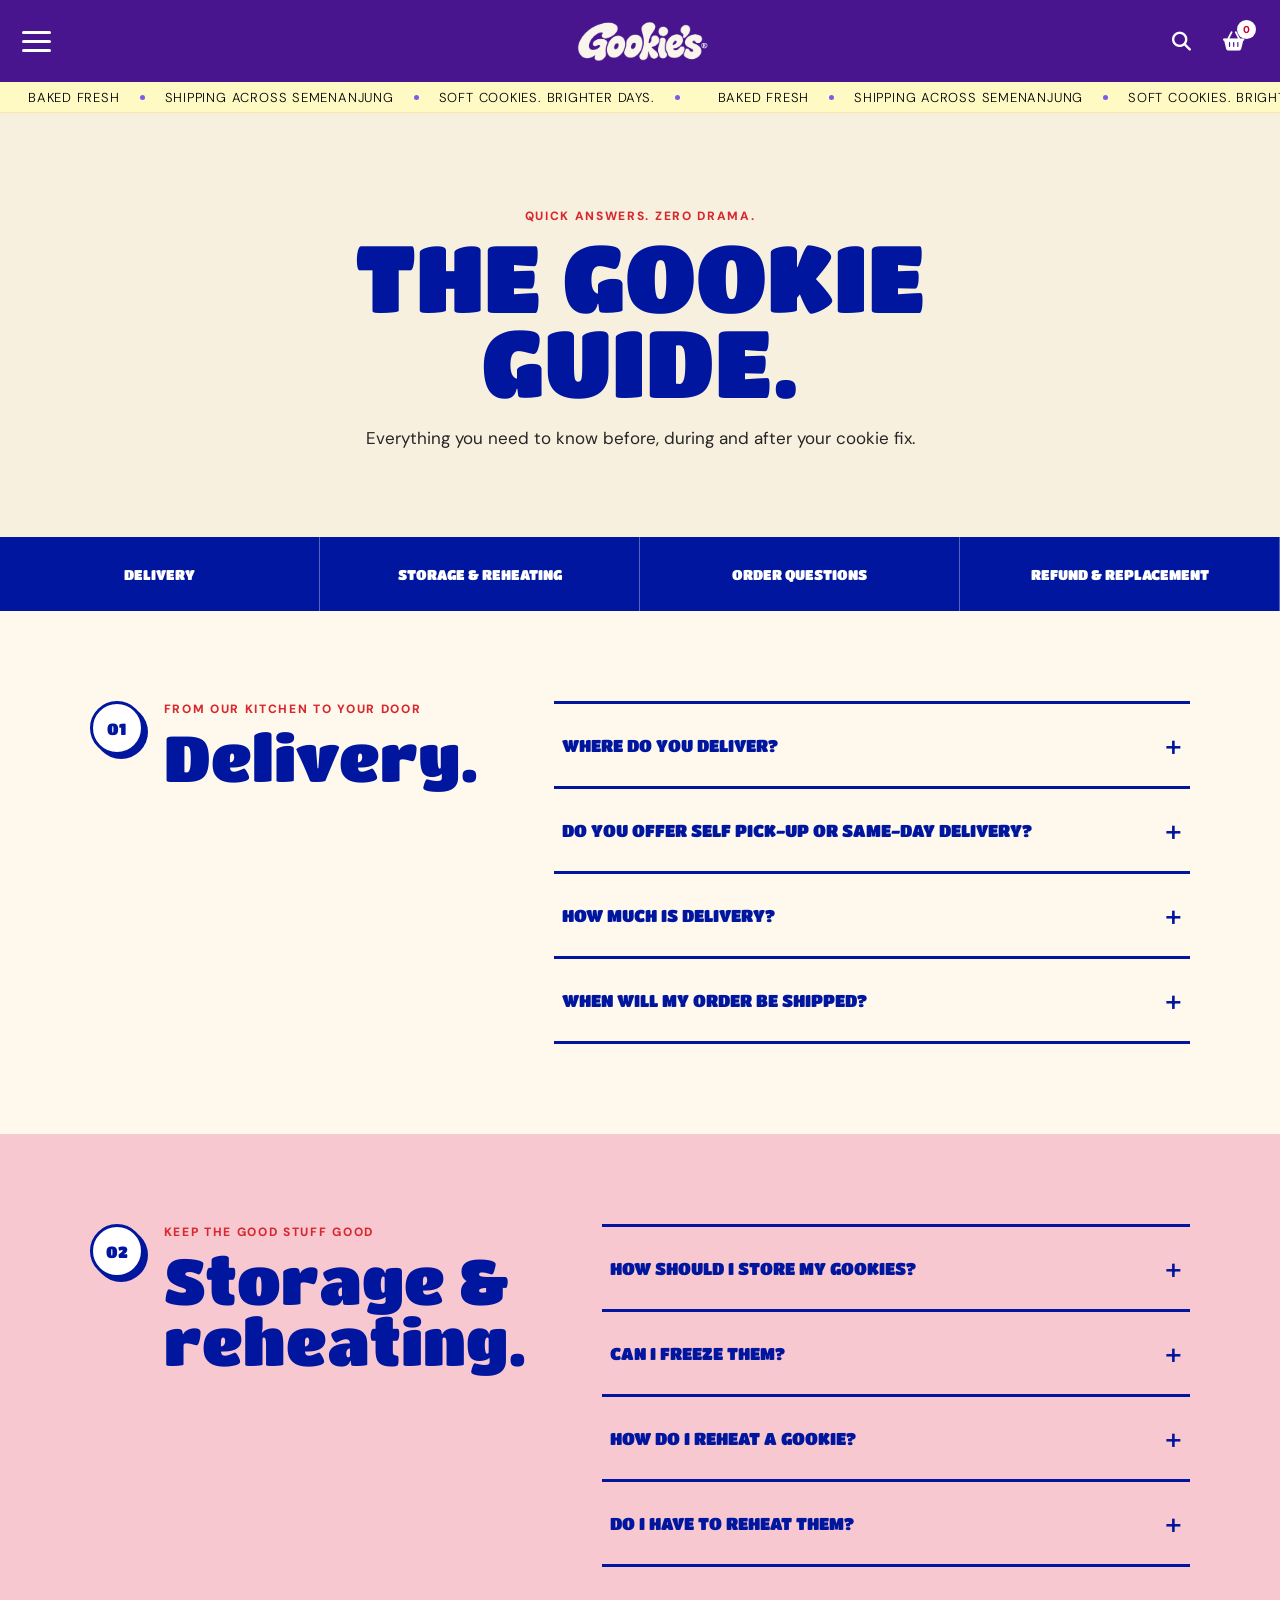
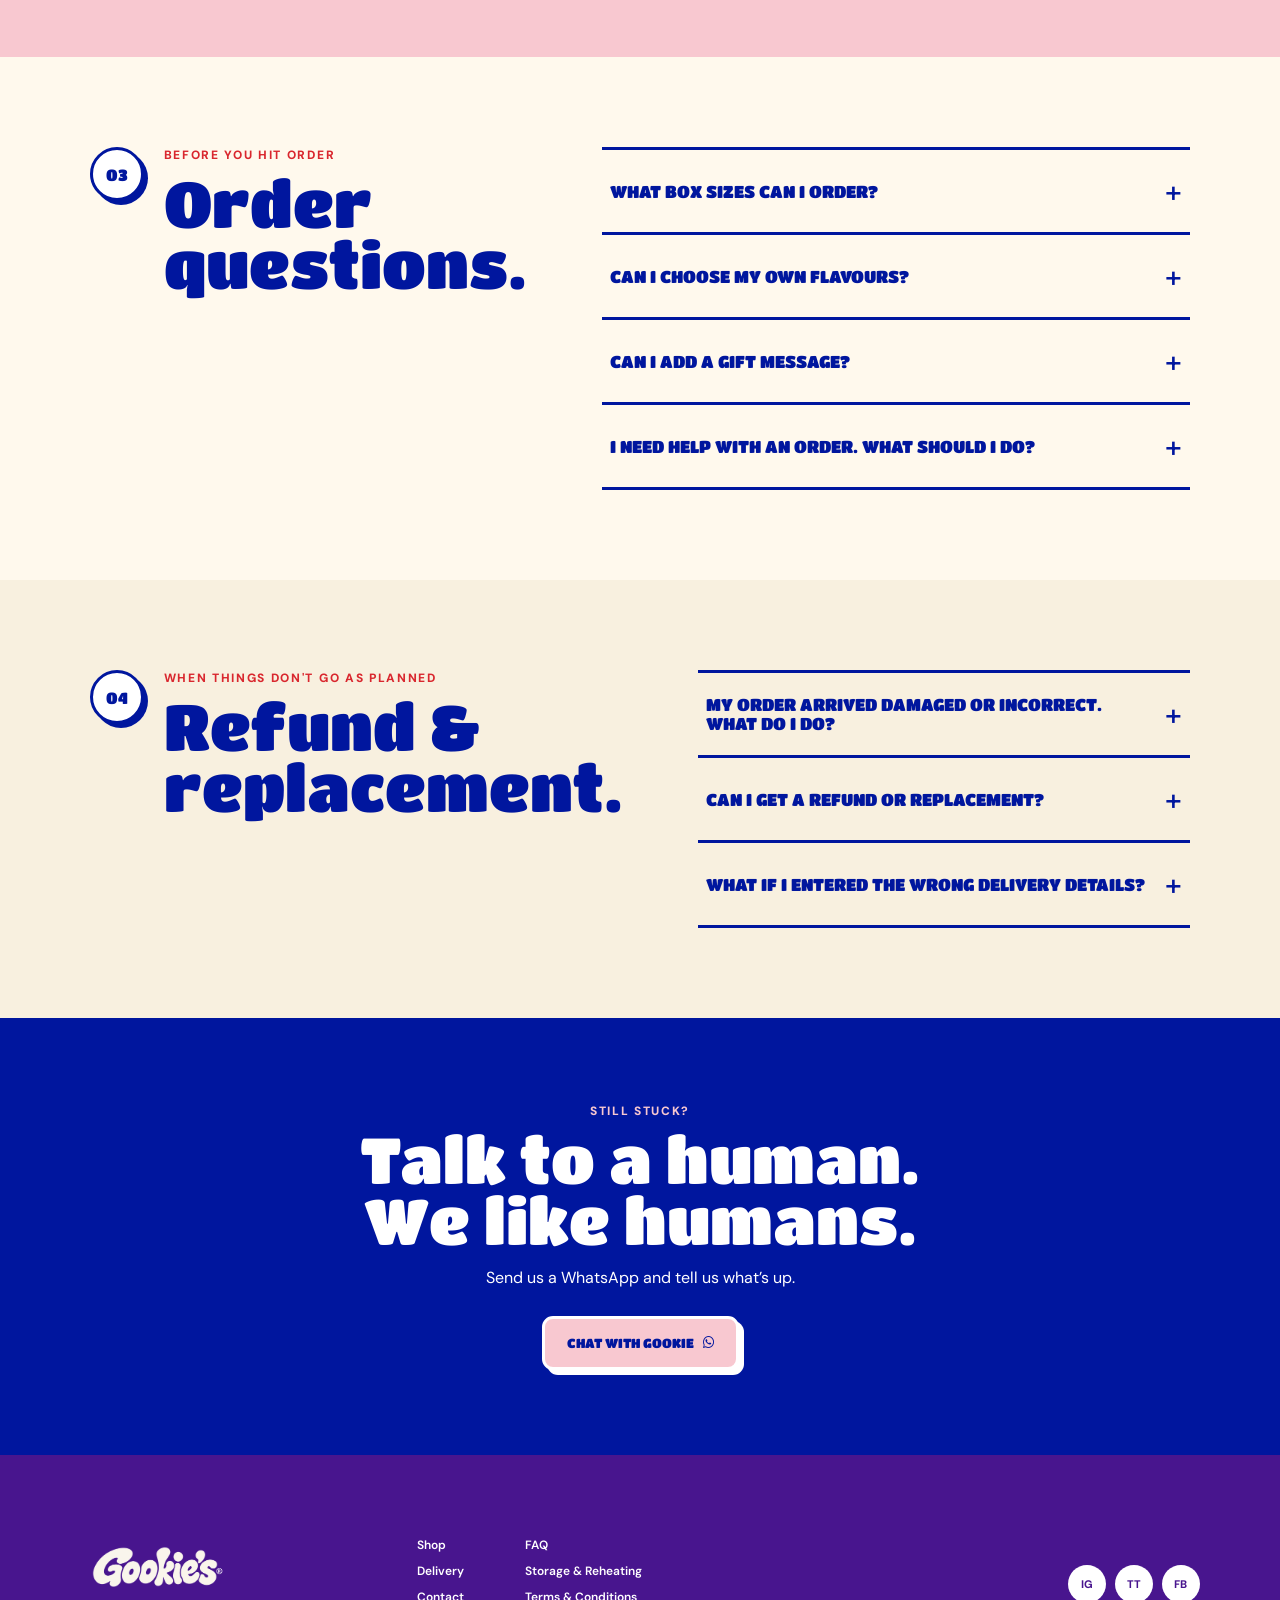
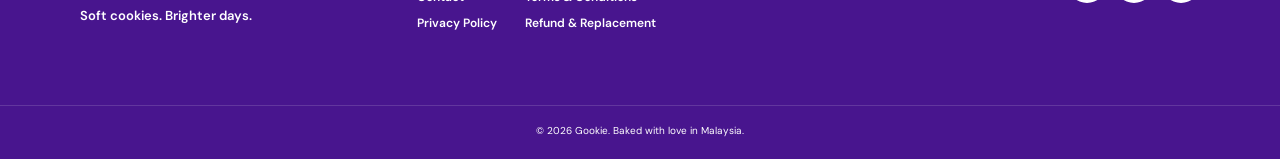
<file: help.html>
<!DOCTYPE html>
<html lang="en">

<head>
  <meta charset="UTF-8">
  <meta name="viewport" content="width=device-width, initial-scale=1.0">

  <title>The Gookie Guide — Quick Answers</title>
  <meta name="description" content="Quick answers about Gookie delivery, storage and reheating, orders, refunds and replacements.">

  <link rel="preconnect" href="https://fonts.googleapis.com">
  <link rel="preconnect" href="https://fonts.gstatic.com" crossorigin>
  <link href="https://fonts.googleapis.com/css2?family=DM+Sans:wght@400;500;600;700;800&family=Titan+One&display=swap" rel="stylesheet">

  <link rel="stylesheet" href="https://cdnjs.cloudflare.com/ajax/libs/font-awesome/6.7.2/css/all.min.css">

  <link rel="stylesheet" href="style.css">
  <link rel="stylesheet" href="help.css?v=1.0">
</head>

<body class="help-page">

  <!-- ================= HEADER ================= -->
  <header class="site-header">
    <button class="menu-btn" id="menu-open" type="button" aria-label="Open menu" aria-expanded="false">
      <span></span><span></span><span></span>
    </button>

    <a href="index.html" class="brand" aria-label="Gookie home">
      <img src="logo.png" alt="Gookie">
    </a>

    <div class="header-actions">
      <button class="header-icon-btn search-btn" type="button" aria-label="Search">
        <i class="fa-solid fa-magnifying-glass"></i>
      </button>

      <button class="header-icon-btn cart-btn" type="button" aria-label="Open cart">
        <i class="fa-solid fa-basket-shopping"></i>
        <span class="cart-count">0</span>
      </button>
    </div>
  </header>

  <!-- ================= SEARCH PANEL ================= -->
  <div class="search-panel" id="search-panel">
    <div class="search-panel-inner">
      <input type="search" id="site-search-input" placeholder="Search Gookies..." aria-label="Search Gookies">
      <div class="search-suggestions" id="search-suggestions"></div>
      <button type="button" class="search-close-btn" id="search-close-btn" aria-label="Close search">×</button>
    </div>
  </div>

  <!-- ================= CART DRAWER ================= -->
  <div class="cart-overlay" id="cart-overlay" hidden>
    <aside class="cart-drawer" id="cart-drawer">
      <div class="cart-header">
        <h2>YOUR GOOKIE CART</h2>
        <button type="button" class="cart-close-btn" id="cart-close-btn" aria-label="Close cart">×</button>
      </div>

      <div class="cart-body" id="cart-body">
        <div class="cart-empty" id="cart-empty">
          <p class="cart-empty-title">Your box is lonely.</p>
          <p>Add some Gookies to make it happier.</p>
          <a href="order.html" class="cart-shop-btn" id="cart-shop-btn">BUILD A BOX</a>
        </div>
      </div>
    </aside>
  </div>

  <!-- ================= MENU DRAWER ================= -->
  <div class="menu-overlay" id="menu-overlay" hidden>
    <aside class="menu-panel" aria-label="Site menu">
      <button class="menu-close" id="menu-close" type="button" aria-label="Close menu">×</button>
      <p class="menu-title">MENU</p>

      <nav class="menu-links" aria-label="Main navigation">
        <a href="gookies.html">COOKIES</a>
        <a href="order.html">SHOP</a>
        <a href="goodies.html">GIFTS</a>
        <a href="about.html">ABOUT</a>
        <a href="contact.html">CONTACT</a>
        <a href="help.html" aria-current="page">HELP</a>
      </nav>

      <div class="menu-socials">
        <a href="#" aria-label="Instagram"><i class="fa-brands fa-instagram"></i></a>
        <a href="#" aria-label="TikTok"><i class="fa-brands fa-tiktok"></i></a>
        <a href="#" aria-label="Facebook"><i class="fa-brands fa-facebook-f"></i></a>
        <a href="#" aria-label="Threads"><i class="fa-brands fa-threads"></i></a>
      </div>
    </aside>
  </div>

  <!-- ================= ANNOUNCEMENT ================= -->
  <div class="announcement-bar">
    <div class="announcement-track">
      <div class="announcement-group">
        <span>BAKED FRESH</span><i>•</i>
        <span>SHIPPING ACROSS SEMENANJUNG</span><i>•</i>
        <span>SOFT COOKIES. BRIGHTER DAYS.</span><i>•</i>
      </div>
      <div class="announcement-group" aria-hidden="true">
        <span>BAKED FRESH</span><i>•</i>
        <span>SHIPPING ACROSS SEMENANJUNG</span><i>•</i>
        <span>SOFT COOKIES. BRIGHTER DAYS.</span><i>•</i>
      </div>
    </div>
  </div>

  <main>
<section class="help-hero"><p class="help-kicker">QUICK ANSWERS. ZERO DRAMA.</p><h1>THE GOOKIE<br>GUIDE.</h1><p>Everything you need to know before, during and after your cookie fix.</p></section>
<nav class="help-jump"><a href="#delivery">DELIVERY</a><a href="#storage">STORAGE &amp; REHEATING</a><a href="#orders">ORDER QUESTIONS</a><a href="#refund">REFUND &amp; REPLACEMENT</a></nav>

<section class="help-section" id="delivery"><div class="topic"><span>01</span><div><p class="help-kicker">FROM OUR KITCHEN TO YOUR DOOR</p><h2>Delivery.</h2></div></div><div class="faqs">
<details><summary>WHERE DO YOU DELIVER?<b>+</b></summary><p>We currently deliver throughout Peninsular Malaysia. Delivery to Sabah and Sarawak is not available at the moment.</p></details>
<details><summary>DO YOU OFFER SELF PICK-UP OR SAME-DAY DELIVERY?<b>+</b></summary><p>Not at the moment. Gookie currently operates on a delivery-only basis, with no self pick-up or same-day delivery.</p></details>
<details><summary>HOW MUCH IS DELIVERY?<b>+</b></summary><p>Your delivery fee is calculated during ordering based on the delivery details provided.</p></details>
<details><summary>WHEN WILL MY ORDER BE SHIPPED?<b>+</b></summary><p>Your order is prepared fresh and shipped according to the fulfilment information shown when you order. Tracking details will be shared once your parcel is on the way.</p></details>
</div></section>

<section class="help-section pink" id="storage"><div class="topic"><span>02</span><div><p class="help-kicker">KEEP THE GOOD STUFF GOOD</p><h2>Storage &amp;<br>reheating.</h2></div></div><div class="faqs">
<details><summary>HOW SHOULD I STORE MY GOOKIES?<b>+</b></summary><p>Keep your cookies sealed in an airtight container and away from heat and direct sunlight. For longer storage, you can freeze them.</p></details>
<details><summary>CAN I FREEZE THEM?<b>+</b></summary><p>Yes. Wrap or seal the cookies well before freezing to protect their texture and flavour.</p></details>
<details><summary>HOW DO I REHEAT A GOOKIE?<b>+</b></summary><p>Warm it gently until the centre is soft and the chocolate starts to melt. Heating time varies by appliance, so start short and add a little more time if needed.</p></details>
<details><summary>DO I HAVE TO REHEAT THEM?<b>+</b></summary><p>Nope. Gookies can be enjoyed at room temperature too. Reheating is simply for that fresh-from-the-oven feeling.</p></details>
</div></section>

<section class="help-section" id="orders"><div class="topic"><span>03</span><div><p class="help-kicker">BEFORE YOU HIT ORDER</p><h2>Order<br>questions.</h2></div></div><div class="faqs">
<details><summary>WHAT BOX SIZES CAN I ORDER?<b>+</b></summary><p>For Build Your Box, you can choose a Box of 4 or Box of 8 and fill it with your favourite Gookies.</p></details>
<details><summary>CAN I CHOOSE MY OWN FLAVOURS?<b>+</b></summary><p>Yes for Build Your Box. Mini Gookies and Gookie Buffet use their own fixed flavour selection as shown on the Shop page.</p></details>
<details><summary>CAN I ADD A GIFT MESSAGE?<b>+</b></summary><p>Yes. Selected orders can include a Wish Card, and celebration orders can add our Party Kit + Wish Card option.</p></details>
<details><summary>I NEED HELP WITH AN ORDER. WHAT SHOULD I DO?<b>+</b></summary><p>Message us on WhatsApp with your order details so we can check it for you. <a href="https://wa.me/60102810487?text=Hi%20Gookie!%20I%20need%20help%20with%20an%20order." target="_blank">WHATSAPP GOOKIE →</a></p></details>
</div></section>

<section class="help-section cream" id="refund"><div class="topic"><span>04</span><div><p class="help-kicker">WHEN THINGS DON'T GO AS PLANNED</p><h2>Refund &amp;<br>replacement.</h2></div></div><div class="faqs">
<details><summary>MY ORDER ARRIVED DAMAGED OR INCORRECT. WHAT DO I DO?<b>+</b></summary><p>Please contact us as soon as possible with your order details and clear photos of the item and packaging. We’ll review what happened and assist from there.</p></details>
<details><summary>CAN I GET A REFUND OR REPLACEMENT?<b>+</b></summary><p>Refund or replacement requests are reviewed based on the issue with the order. Contact us with the relevant details and supporting photos so we can assess the request.</p></details>
<details><summary>WHAT IF I ENTERED THE WRONG DELIVERY DETAILS?<b>+</b></summary><p>Contact us as soon as you notice the mistake. If your order has not yet been processed or dispatched, we’ll check whether the details can still be updated.</p></details>
</div></section>

<section class="help-end"><p class="help-kicker">STILL STUCK?</p><h2>Talk to a human.<br>We like humans.</h2><p>Send us a WhatsApp and tell us what’s up.</p><a href="https://wa.me/60102810487?text=Hi%20Gookie!%20I%20have%20a%20question." target="_blank">CHAT WITH GOOKIE <i class="fa-brands fa-whatsapp"></i></a></section>
</main>

  <!-- ================= TEMPORARY FOOTER ================= -->
  <footer class="site-footer" id="footer">
    <div class="section-shell footer-grid">
      <div class="footer-brand">
        <img src="logo.png" alt="Gookie">
        <p>Soft cookies. Brighter days.</p>
      </div>

      <nav class="footer-links" aria-label="Footer navigation">
        <a href="order.html">Shop</a>
        <a href="#">FAQ</a>
        <a href="#">Delivery</a>
        <a href="#">Storage & Reheating</a>
        <a href="contact.html">Contact</a>
        <a href="#">Terms & Conditions</a>
        <a href="#">Privacy Policy</a>
        <a href="#">Refund & Replacement</a>
      </nav>

      <div class="footer-social">
        <a href="#" aria-label="Instagram">IG</a>
        <a href="#" aria-label="TikTok">TT</a>
        <a href="#" aria-label="Facebook">FB</a>
      </div>
    </div>

    <p class="footer-bottom">© 2026 Gookie. Baked with love in Malaysia.</p>
  </footer>

  <script src="help.js?v=1.0"></script>
</body>
</html>
</file>
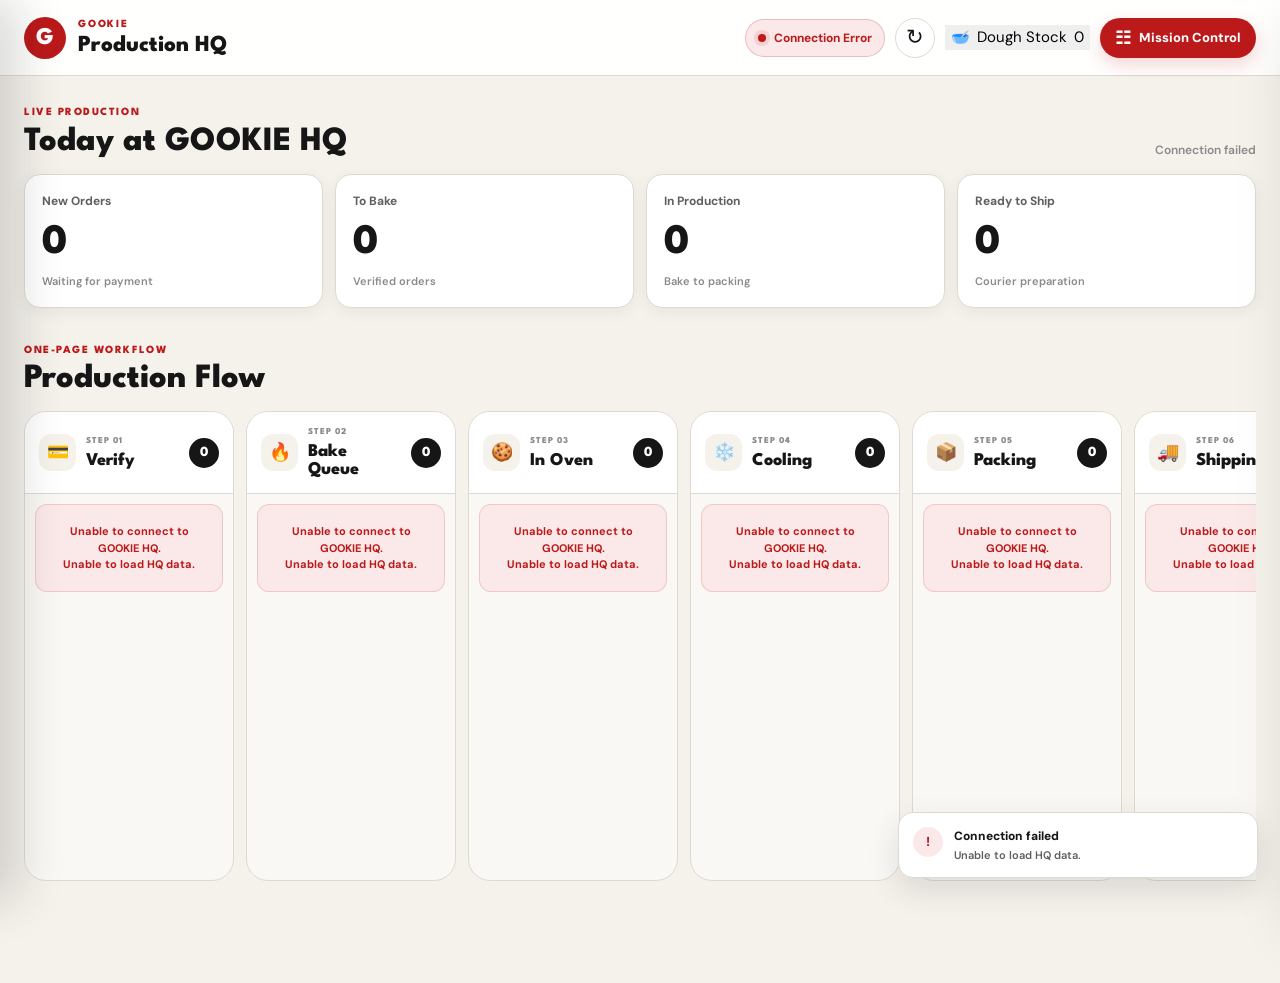
<file: hq.html>
<!DOCTYPE html>
<html lang="en">
<head>
  <meta charset="UTF-8">

  <meta
    name="viewport"
    content="width=device-width, initial-scale=1.0"
  >

  <meta
    name="theme-color"
    content="#bb191a"
  >

  <title>GOOKIE HQ</title>

  <!-- Google Fonts -->
  <link rel="preconnect" href="https://fonts.googleapis.com">
  <link rel="preconnect" href="https://fonts.gstatic.com" crossorigin>

  <link
    href="https://fonts.googleapis.com/css2?family=DM+Sans:wght@400;500;600;700&family=League+Spartan:wght@600;700;800&display=swap"
    rel="stylesheet"
  >

  <!-- HQ Styles -->
  <link rel="stylesheet" href="hq.css">
</head>

<body>

  <!-- =====================================================
       GOOKIE HQ APP
  ====================================================== -->

  <div class="hq-app">

    <!-- ===================================================
         TOP HEADER
    ==================================================== -->

    <header class="hq-header">

      <div class="hq-brand">
        <div class="hq-brand-mark">G</div>

        <div class="hq-brand-copy">
          <p class="hq-eyebrow">GOOKIE</p>
          <h1>Production HQ</h1>
        </div>
      </div>

      <div class="hq-header-actions">

        <div
          class="connection-status"
          id="connectionStatus"
          data-status="loading"
        >
          <span class="connection-dot"></span>
          <span id="connectionText">Connecting...</span>
        </div>

        <button
          class="icon-button"
          id="refreshHQButton"
          type="button"
          aria-label="Refresh GOOKIE HQ"
          title="Refresh HQ"
        >
          ↻
        </button>

<button
  id="doughStockDrawerButton"
  class="header-button dough-stock-trigger"
  type="button"
  aria-expanded="false"
  aria-controls="doughStockDrawer"
  aria-label="Open Dough Stock"
>
  <span
    class="dough-stock-trigger-icon"
    aria-hidden="true"
  >
    🥣
  </span>

  <span class="dough-stock-trigger-label">
    Dough Stock
  </span>

  <span
    id="doughStockDrawerBadge"
    class="header-badge"
  >
    0
  </span>
</button>
        
        <button
          class="mission-control-button"
          id="missionControlButton"
          type="button"
          aria-label="Open Mission Control"
          aria-expanded="false"
          aria-controls="missionControlDrawer"
        >
          <span class="mission-control-icon">☷</span>
          <span>Mission Control</span>
        </button>
        

      </div>

    </header>


    <!-- ===================================================
         MAIN CONTENT
    ==================================================== -->

    <main class="hq-main">

      <!-- =================================================
           HQ SUMMARY
      ================================================== -->

      <section class="hq-summary-section">

        <div class="section-heading">
          <div>
            <p class="section-eyebrow">LIVE PRODUCTION</p>
            <h2>Today at GOOKIE HQ</h2>
          </div>

          <p class="last-updated" id="lastUpdatedText">
            Waiting for HQ data...
          </p>
        </div>


        <div class="summary-grid">

          <article class="summary-card">
            <p class="summary-label">New Orders</p>
            <strong class="summary-value" id="newOrdersCount">0</strong>
            <span class="summary-note">Waiting for payment</span>
          </article>

          <article class="summary-card">
            <p class="summary-label">To Bake</p>
            <strong class="summary-value" id="readyToBakeCount">0</strong>
            <span class="summary-note">Verified orders</span>
          </article>

          <article class="summary-card">
            <p class="summary-label">In Production</p>
            <strong class="summary-value" id="productionCount">0</strong>
            <span class="summary-note">Bake to packing</span>
          </article>

          <article class="summary-card">
            <p class="summary-label">Ready to Ship</p>
            <strong class="summary-value" id="readyToShipCount">0</strong>
            <span class="summary-note">Courier preparation</span>
          </article>

                </div>

      </section>

      <!-- =================================================
           ONE-PAGE WORKFLOW
      ================================================== -->

      <section class="workflow-section">

        <div class="section-heading">
          <div>
            <p class="section-eyebrow">ONE-PAGE WORKFLOW</p>
            <h2>Production Flow</h2>
          </div>
        </div>


        <div class="workflow-board">

          <!-- =============================================
               1. VERIFY PAYMENT
          ============================================== -->

          <section
            class="workflow-column"
            id="verifyColumn"
            data-workflow-column="NEW"
          >

            <header class="workflow-column-header">

              <div class="workflow-title-group">
                <span class="workflow-icon">💳</span>

                <div>
                  <p class="workflow-step">STEP 01</p>
                  <h3>Verify</h3>
                </div>
              </div>

              <span
                class="workflow-count"
                id="verifyCount"
              >
                0
              </span>

            </header>

            <div
              class="workflow-list"
              id="verifyOrderList"
            >
              <div class="empty-state">
                <span>✓</span>
                <p>No payment to verify.</p>
              </div>
            </div>

          </section>


          <!-- =============================================
               2. BAKE QUEUE
          ============================================== -->

          <section
            class="workflow-column"
            id="bakeQueueColumn"
            data-workflow-column="READY_TO_BAKE"
          >

            <header class="workflow-column-header">

              <div class="workflow-title-group">
                <span class="workflow-icon">🔥</span>

                <div>
                  <p class="workflow-step">STEP 02</p>
                  <h3>Bake Queue</h3>
                </div>
              </div>

              <span
                class="workflow-count"
                id="bakeQueueCount"
              >
                0
              </span>

            </header>

            <div
              class="workflow-list"
              id="bakeQueueOrderList"
            >
              <div class="empty-state">
                <span>✓</span>
                <p>No order waiting to bake.</p>
              </div>
            </div>

          </section>


          <!-- =============================================
               3. IN OVEN
          ============================================== -->

          <section
            class="workflow-column"
            id="inOvenColumn"
            data-workflow-column="BAKING"
          >

            <header class="workflow-column-header">

              <div class="workflow-title-group">
                <span class="workflow-icon">🍪</span>

                <div>
                  <p class="workflow-step">STEP 03</p>
                  <h3>In Oven</h3>
                </div>
              </div>

              <span
                class="workflow-count"
                id="inOvenCount"
              >
                0
              </span>

            </header>

            <div
              class="workflow-list"
              id="inOvenOrderList"
            >
              <div class="empty-state">
                <span>✓</span>
                <p>No active baking batch.</p>
              </div>
            </div>

          </section>


          <!-- =============================================
               4. COOLING
          ============================================== -->

          <section
            class="workflow-column"
            id="coolingColumn"
            data-workflow-column="COOLING"
          >

            <header class="workflow-column-header">

              <div class="workflow-title-group">
                <span class="workflow-icon">❄️</span>

                <div>
                  <p class="workflow-step">STEP 04</p>
                  <h3>Cooling</h3>
                </div>
              </div>

              <span
                class="workflow-count"
                id="coolingCount"
              >
                0
              </span>

            </header>

            <div
              class="workflow-list"
              id="coolingOrderList"
            >
              <div class="empty-state">
                <span>✓</span>
                <p>No cooling batch.</p>
              </div>
            </div>

          </section>


          <!-- =============================================
               5. PACKING
          ============================================== -->

          <section
            class="workflow-column"
            id="packingColumn"
            data-workflow-column="READY_TO_PACK"
          >

            <header class="workflow-column-header">

              <div class="workflow-title-group">
                <span class="workflow-icon">📦</span>

                <div>
                  <p class="workflow-step">STEP 05</p>
                  <h3>Packing</h3>
                </div>
              </div>

              <span
                class="workflow-count"
                id="packingCount"
              >
                0
              </span>

            </header>

            <div
              class="workflow-list"
              id="packingOrderList"
            >
              <div class="empty-state">
                <span>✓</span>
                <p>No order waiting to pack.</p>
              </div>
            </div>

          </section>


          <!-- =============================================
               6. SHIPPING
          ============================================== -->

          <section
            class="workflow-column"
            id="shippingColumn"
            data-workflow-column="READY_TO_SHIP"
          >

            <header class="workflow-column-header">

              <div class="workflow-title-group">
                <span class="workflow-icon">🚚</span>

                <div>
                  <p class="workflow-step">STEP 06</p>
                  <h3>Shipping</h3>
                </div>
              </div>

              <span
                class="workflow-count"
                id="shippingCount"
              >
                0
              </span>

            </header>

            <div
              class="workflow-list"
              id="shippingOrderList"
            >
              <div class="empty-state">
                <span>✓</span>
                <p>No order waiting to ship.</p>
              </div>
            </div>

          </section>

        </div>

      </section>

    </main>

  </div>


  <!-- =====================================================
       PAGE OVERLAY
  ====================================================== -->

  <div
    class="page-overlay"
    id="pageOverlay"
    hidden
  ></div>


  <!-- =====================================================
       MISSION CONTROL DRAWER
  ====================================================== -->

<!-- =====================================================
     DOUGH STOCK DRAWER
===================================================== -->

<aside
  id="doughStockDrawer"
  class="dough-stock-drawer"
  aria-hidden="true"
>
  <div class="dough-stock-drawer-header">

    <div>
      <p class="drawer-eyebrow">
        LIVE INVENTORY
      </p>

      <h2>
        🥣 Dough Stock
      </h2>
    </div>

    <button
      id="closeDoughStockDrawerButton"
      class="drawer-close-button"
      type="button"
      aria-label="Close Dough Stock"
    >
      ✕
    </button>

  </div>

  <div class="dough-stock-drawer-content">

  <button
    class="dough-alert-summary"
    id="doughAlertSummary"
    type="button"
    data-status="ok"
  >
    <span class="dough-alert-icon">✓</span>

    <span>
      <strong id="doughAlertCount">0</strong>
      <span id="doughAlertText">Dough Alerts</span>
    </span>
  </button>
    
   <div
  id="doughStockDrawerMount"
  class="dough-stock-drawer-mount"
>
     
  <div
    class="dough-stock-grid"
    id="doughStockGrid"
  >

    <div class="dough-stock-loading">
      Loading dough stock...
    </div>

  </div>

</div>

  </div>
</aside>
  
  <aside
    class="mission-control-drawer"
    id="missionControlDrawer"
    aria-hidden="true"
  >

    <header class="drawer-header">

      <div>
        <p class="drawer-eyebrow">GOOKIE HQ</p>
        <h2>Mission Control</h2>
      </div>

      <button
        class="drawer-close-button"
        id="closeMissionControlButton"
        type="button"
        aria-label="Close Mission Control"
      >
        ✕
      </button>

    </header>


    <div class="drawer-search">

      <label
        class="sr-only"
        for="missionControlSearch"
      >
        Search Order ID
      </label>

      <div class="search-input-wrap">
        <span class="search-icon">⌕</span>

        <input
          id="missionControlSearch"
          type="search"
          placeholder="Search Order ID..."
          autocomplete="off"
        >
      </div>

    </div>


    <div
      class="drawer-order-flow"
      id="missionControlFlow"
    >

      <section
        class="drawer-flow-group"
        data-drawer-workflow="NEW"
      >
        <div class="drawer-flow-heading">
          <h3>💳 Verify</h3>
          <span id="drawerVerifyCount">0</span>
        </div>

        <div
          class="drawer-order-list"
          id="drawerVerifyList"
        ></div>
      </section>


      <section
        class="drawer-flow-group"
        data-drawer-workflow="READY_TO_BAKE"
      >
        <div class="drawer-flow-heading">
          <h3>🔥 Bake Queue</h3>
          <span id="drawerBakeQueueCount">0</span>
        </div>

        <div
          class="drawer-order-list"
          id="drawerBakeQueueList"
        ></div>
      </section>


      <section
        class="drawer-flow-group"
        data-drawer-workflow="BAKING"
      >
        <div class="drawer-flow-heading">
          <h3>🍪 In Oven</h3>
          <span id="drawerInOvenCount">0</span>
        </div>

        <div
          class="drawer-order-list"
          id="drawerInOvenList"
        ></div>
      </section>


      <section
        class="drawer-flow-group"
        data-drawer-workflow="COOLING"
      >
        <div class="drawer-flow-heading">
          <h3>❄️ Cooling</h3>
          <span id="drawerCoolingCount">0</span>
        </div>

        <div
          class="drawer-order-list"
          id="drawerCoolingList"
        ></div>
      </section>


      <section
        class="drawer-flow-group"
        data-drawer-workflow="READY_TO_PACK"
      >
        <div class="drawer-flow-heading">
          <h3>📦 Packing</h3>
          <span id="drawerPackingCount">0</span>
        </div>

        <div
          class="drawer-order-list"
          id="drawerPackingList"
        ></div>
      </section>


      <section
        class="drawer-flow-group"
        data-drawer-workflow="READY_TO_SHIP"
      >
        <div class="drawer-flow-heading">
          <h3>🚚 Shipping</h3>
          <span id="drawerShippingCount">0</span>
        </div>

        <div
          class="drawer-order-list"
          id="drawerShippingList"
        ></div>
      </section>


      <section
        class="drawer-flow-group"
        data-drawer-workflow="COMPLETED"
      >
        <div class="drawer-flow-heading">
          <h3>✅ Done</h3>
          <span id="drawerCompletedCount">0</span>
        </div>

        <div
          class="drawer-order-list"
          id="drawerCompletedList"
        ></div>
      </section>

    </div>

  </aside>


  <!-- =====================================================
       VERIFY PAYMENT MODAL
  ====================================================== -->

  <div
    class="modal-shell"
    id="verifyPaymentModal"
    role="dialog"
    aria-modal="true"
    aria-labelledby="verifyPaymentModalTitle"
    hidden
  >

    <div class="modal-card">

      <header class="modal-header">

        <div>
          <p class="modal-eyebrow">PAYMENT CHECK</p>
          <h2 id="verifyPaymentModalTitle">
            Verify Payment
          </h2>
        </div>

        <button
          class="modal-close-button"
          id="closeVerifyModalButton"
          type="button"
          aria-label="Close payment verification"
        >
          ✕
        </button>

      </header>


      <div class="modal-body">

        <div class="order-reference-box">
          <span>Order ID</span>
          <strong id="verifyModalOrderID">—</strong>
        </div>


        <div class="modal-detail-grid">

          <div class="modal-detail">
            <span>Customer</span>
            <strong id="verifyModalCustomerName">—</strong>
          </div>

          <div class="modal-detail">
            <span>Phone</span>
            <strong id="verifyModalPhone">—</strong>
          </div>

          <div class="modal-detail">
            <span>Order Total</span>
            <strong id="verifyModalTotal">RM0.00</strong>
          </div>

          <div class="modal-detail">
            <span>Payment Status</span>
            <strong id="verifyModalPaymentStatus">Pending</strong>
          </div>

        </div>


        <div class="modal-order-items">
          <p class="modal-section-label">Order Items</p>

          <div id="verifyModalItems">
            —
          </div>
        </div>

      </div>


     <footer class="modal-footer">

  <button
    class="whatsapp-proof-button"
    id="openVerifyWhatsAppButton"
    type="button"
  >
    🟢 Payment Proof
  </button>

  <button
    class="secondary-button"
    id="cancelVerifyPaymentButton"
    type="button"
  >
    Cancel
  </button>

  <button
    class="primary-button"
    id="confirmVerifyPaymentButton"
    type="button"
  >
    <span id="verifyButtonText">
      Verify Payment
    </span>

    <span
      class="button-spinner"
      id="verifyButtonSpinner"
      hidden
    ></span>

  </button>

</footer>
          <span id="verifyButtonText">Verify Payment</span>
          <span
            class="button-spinner"
            id="verifyButtonSpinner"
            hidden
          ></span>
        </button>

      </footer>

    </div>

  </div>


  <!-- =====================================================
       ORDER DETAILS MODAL
  ====================================================== -->

  <div
    class="modal-shell"
    id="orderDetailsModal"
    role="dialog"
    aria-modal="true"
    aria-labelledby="orderDetailsModalTitle"
    hidden
  >

    <div class="modal-card modal-card-large">

      <header class="modal-header">

        <div>
          <p class="modal-eyebrow">ORDER DETAILS</p>
          <h2 id="orderDetailsModalTitle">
            Order
          </h2>
        </div>

        <button
          class="modal-close-button"
          id="closeOrderDetailsButton"
          type="button"
          aria-label="Close order details"
        >
          ✕
        </button>

      </header>

      <div
        class="modal-body"
        id="orderDetailsContent"
      ></div>

    </div>

  </div>

<!-- =====================================================
     PACKING MODAL
====================================================== -->

<div
  class="modal-shell"
  id="packingModal"
  role="dialog"
  aria-modal="true"
  aria-labelledby="packingModalTitle"
  hidden
>
  <div class="modal-card modal-card-large">

    <header class="modal-header">

      <div>
        <p class="modal-eyebrow">PACK ORDER</p>

        <h2 id="packingModalTitle">
          Packing
        </h2>
      </div>

      <button
        class="modal-close-button"
        id="closePackingModalButton"
        type="button"
        aria-label="Close packing"
      >
        ✕
      </button>

    </header>

    <div class="modal-body">

      <div class="order-reference-box">
        <span>Order ID</span>

        <strong id="packingModalOrderId">
          —
        </strong>
      </div>

      <div class="modal-detail-grid">

        <div class="modal-detail">
          <span>Order Box</span>

          <strong id="packingModalBoxId">
            —
          </strong>
        </div>

        <div class="modal-detail">
          <span>Box</span>

          <strong id="packingModalBoxName">
            —
          </strong>
        </div>

        <div class="modal-detail">
          <span>Box Number</span>

          <strong id="packingModalBoxNumber">
            —
          </strong>
        </div>

        <div class="modal-detail">
          <span>Total Cookies</span>

          <strong id="packingModalExpectedQty">
            0
          </strong>
        </div>

      </div>

      <div class="modal-order-items">

        <p class="modal-section-label">
          Packing Checklist
        </p>

        <div
          class="packing-checklist"
          id="packingChecklist"
        >
          <p>No packing items.</p>
        </div>

      </div>

      <div class="packing-progress-section">

        <div class="packing-progress-heading">

          <span>Packed</span>

          <strong>
            <span id="packingProgressCurrent">0</span>
            /
            <span id="packingProgressTotal">0</span>
          </strong>

        </div>

        <div
          class="packing-progress-track"
          role="progressbar"
          aria-label="Packing progress"
          aria-valuemin="0"
          aria-valuemax="0"
          aria-valuenow="0"
          id="packingProgressBar"
        >
          <span
            class="packing-progress-fill"
            id="packingProgressFill"
          ></span>
        </div>

      </div>

    </div>

    <footer class="modal-footer">

      <button
        class="secondary-button"
        id="cancelPackingButton"
        type="button"
      >
        Cancel
      </button>

      <button
        class="primary-button"
        id="finishPackingButton"
        type="button"
        disabled
      >
        Finish Packing
      </button>

    </footer>

  </div>
</div>

<!-- =====================================================
     SHIPPING MODAL
====================================================== -->

<div
  class="modal-shell"
  id="shippingModal"
  role="dialog"
  aria-modal="true"
  aria-labelledby="shippingModalTitle"
  hidden
>
  <div class="modal-card modal-card-large">

    <header class="modal-header">

      <div>
        <p class="modal-eyebrow">
          SHIP ORDER
        </p>

        <h2 id="shippingModalTitle">
          Shipping
        </h2>
      </div>

      <button
        class="modal-close-button"
        id="closeShippingModalButton"
        type="button"
        aria-label="Close shipping"
      >
        ✕
      </button>

    </header>

    <div class="modal-body">

      <div class="order-reference-box">
        <span>Order ID</span>

        <strong id="shippingModalOrderId">
          —
        </strong>
      </div>

      <div class="modal-detail-grid">

        <div class="modal-detail">
          <span>Customer</span>

          <strong id="shippingModalCustomer">
            —
          </strong>
        </div>

        <div class="modal-detail">
          <span>Total Boxes</span>

          <strong id="shippingModalBoxCount">
            0
          </strong>
        </div>

        <div class="modal-detail">
          <span>Total Cookies</span>

          <strong id="shippingModalCookieQty">
            0
          </strong>
        </div>

        <div class="modal-detail">
          <span>Postcode</span>

          <strong id="shippingModalPostcode">
            —
          </strong>
        </div>

      </div>

      <div class="modal-order-items">

        <p class="modal-section-label">
          Delivery Address
        </p>

        <div class="shipping-address-box">
          <p id="shippingModalAddress">
            —
          </p>
        </div>

      </div>

      <div class="shipping-form-grid">

        <label class="shipping-field">
          <span>Courier</span>

          <select id="shippingCourierSelect">
            <option value="">
              Select courier
            </option>

            <option value="J&T Express">
              J&T Express
            </option>

            <option value="Ninja Van">
              Ninja Van
            </option>

            <option value="Pos Laju">
              Pos Laju
            </option>

            <option value="DHL eCommerce">
              DHL eCommerce
            </option>

            <option value="SPX Express">
              SPX Express
            </option>

            <option value="Other">
              Other
            </option>
          </select>
        </label>

        <label class="shipping-field">
          <span>Tracking Number</span>

          <input
            id="shippingTrackingNumberInput"
            type="text"
            autocomplete="off"
            placeholder="Example: 630012345678"
          >
        </label>

      </div>

    <div class="shipping-tracking-link-section">

  <span class="shipping-tracking-label">
    Tracking Link
  </span>

  <a
    class="shipping-open-tracking-link"
    id="shippingOpenTrackingLink"
    href="#"
    target="_blank"
    rel="noopener noreferrer"
    hidden
  >
    <span>🔗</span>
    <span>Open Tracking</span>
    <span aria-hidden="true">↗</span>
  </a>

  <p
    class="shipping-tracking-unavailable"
    id="shippingTrackingUnavailable"
  >
    Enter a courier and tracking number.
  </p>

</div>

      <div class="shipping-notification-preview">

        <div class="shipping-preview-heading">
          <span>Customer Notification</span>

          <span class="shipping-preview-badge">
            WhatsApp
          </span>
        </div>

        <p id="shippingNotificationPreview">
          Enter the courier and tracking number
          to preview the customer message.
        </p>

      </div>

    </div>

    <footer class="modal-footer">

      <button
        class="secondary-button"
        id="cancelShippingButton"
        type="button"
      >
        Cancel
      </button>

      <button
        class="primary-button"
        id="markAsShippedButton"
        type="button"
        disabled
      >
        MARK AS SHIPPED
      </button>

    </footer>

  </div>
</div>
  
  <!-- =====================================================
       TOAST NOTIFICATION
  ====================================================== -->

  <div
    class="toast"
    id="hqToast"
    role="status"
    aria-live="polite"
    hidden
  >
    <span class="toast-icon" id="toastIcon">✓</span>

    <div>
      <strong id="toastTitle">Done</strong>
      <p id="toastMessage">GOOKIE HQ updated.</p>
    </div>
  </div>


  <!-- =====================================================
       LOADING SCREEN
  ====================================================== -->

  <div
    class="hq-loading-screen"
    id="hqLoadingScreen"
  >
    <div class="loading-card">
      <div class="loading-logo">G</div>
      <h2>GOOKIE HQ</h2>
      <p id="loadingMessage">Connecting to Mission Control...</p>
      <div class="loading-bar">
        <span></span>
      </div>
    </div>
  </div>


  <!-- HQ JavaScript -->
  <script src="hq.js"></script>

<!-- =================================================
     TOP UP DOUGH MODAL
================================================== -->

<div
  class="hq-modal"
  id="doughTopUpModal"
  hidden
>

  <div
    class="hq-modal-backdrop"
    data-action="close-dough-modal"
  ></div>


  <div
    class="hq-modal-panel dough-topup-modal"
    role="dialog"
    aria-modal="true"
    aria-labelledby="doughTopUpModalTitle"
  >

    <button
      class="hq-modal-close"
      type="button"
      data-action="close-dough-modal"
      aria-label="Close"
    >
      ✕
    </button>


    <div class="dough-modal-heading">

      <p class="section-eyebrow">
        DOUGH INVENTORY
      </p>

      <h2 id="doughTopUpModalTitle">
        Top Up Dough Stock
      </h2>

      <p
        class="dough-modal-product"
        id="doughTopUpProductName"
      >
        Wonder Chip
      </p>

    </div>


    <div class="dough-modal-current">

      <span>Current Stock</span>

      <strong id="doughTopUpCurrentStock">
        0
      </strong>

      <span>pcs</span>

    </div>


    <form id="doughTopUpForm">

      <input
        type="hidden"
        id="doughTopUpDoughId"
      >

      <input
        type="hidden"
        id="doughTopUpProductId"
      >


      <label
        class="dough-form-field"
        for="doughTopUpQuantity"
      >

        <span>
          Quantity Prepared
        </span>

        <input
          id="doughTopUpQuantity"
          type="number"
          min="1"
          step="1"
          inputmode="numeric"
          placeholder="Example: 16"
          required
        >

      </label>


      <div
        class="dough-stock-preview"
        id="doughStockPreview"
      >

        <span>New Stock</span>

        <strong id="doughTopUpNewStock">
          0 pcs
        </strong>

      </div>


      <label
        class="dough-form-field"
        for="doughTopUpNotes"
      >

        <span>
          Notes
          <small>Optional</small>
        </span>

        <input
          id="doughTopUpNotes"
          type="text"
          maxlength="120"
          placeholder="Example: Morning batch"
        >

      </label>


      <p
        class="dough-modal-message"
        id="doughTopUpMessage"
        hidden
      ></p>


      <button
        class="dough-save-button"
        id="doughTopUpSaveButton"
        type="submit"
      >
        Save Dough Stock
      </button>

    </form>

  </div>

</div>
  
</body>
</html>
</file>
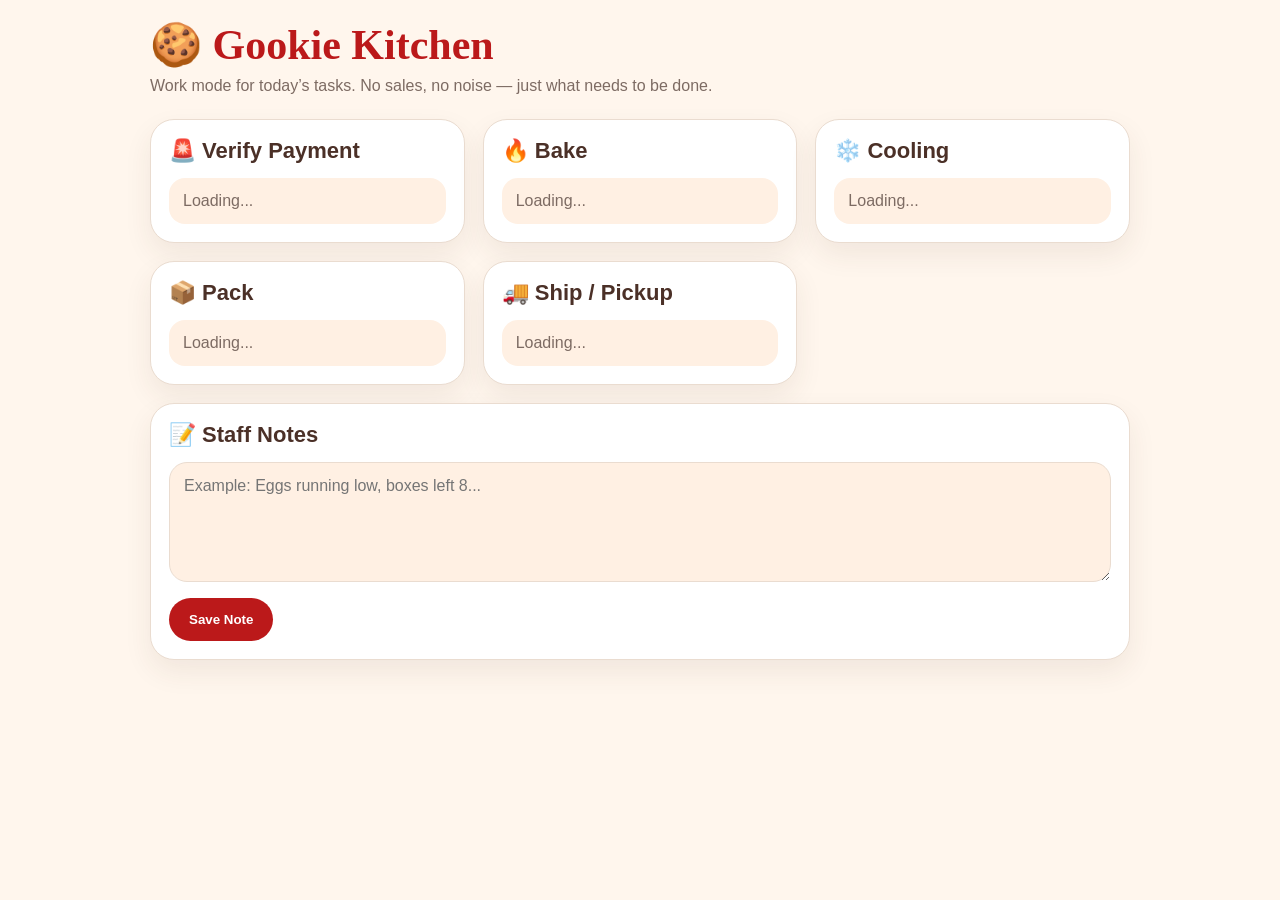
<file: kitchen.html>
<!DOCTYPE html>
<html lang="en">
<head>
  <meta charset="UTF-8" />
  <meta name="viewport" content="width=device-width, initial-scale=1.0" />

  <title>Gookie Kitchen</title>

<style>
  :root {
    --red: #bb191a;
    --cream: #fff6ed;
    --white: #ffffff;
    --brown: #4b3027;
    --muted: #7d6b63;
    --line: #eadcd0;
    --soft: #fff0e3;
  }

  * {
    box-sizing: border-box;
    margin: 0;
    padding: 0;
  }

  body {
    font-family: Arial, sans-serif;
    background: var(--cream);
    color: var(--brown);
    padding: 20px;
  }

  .wrap {
    max-width: 980px;
    margin: 0 auto;
  }

  header {
    margin-bottom: 24px;
  }

  h1 {
    color: var(--red);
    font-family: Georgia, serif;
    font-size: 42px;
  }

  .subtitle {
    color: var(--muted);
    margin-top: 8px;
  }

  .task-board {
  display: grid;
  gap: 18px;
}

.task-column {
  background: var(--white);
  border: 1px solid var(--line);
  border-radius: 24px;
  padding: 18px;
  box-shadow: 0 12px 28px rgba(75, 48, 39, 0.08);
}

.task-column h2 {
  font-size: 22px;
  margin-bottom: 14px;
}

.task-list {
  display: grid;
  gap: 12px;
}

.task-card {
  background: var(--soft);
  border-radius: 18px;
  padding: 14px;
}

.task-card strong {
  display: block;
  margin-bottom: 6px;
}

.task-card p {
  color: var(--muted);
  margin-bottom: 10px;
}

.empty {
  color: var(--muted);
  background: var(--soft);
  border-radius: 16px;
  padding: 14px;
}

.notes textarea {
  margin-bottom: 12px;
}

@media (min-width: 980px) {
  .task-board {
    grid-template-columns: repeat(3, 1fr);
  }

  .notes {
    grid-column: 1 / -1;
  }
}
  button {
    background: var(--red);
    color: white;
    border: none;
    border-radius: 999px;
    padding: 14px 20px;
    font-weight: 900;
    cursor: pointer;
  }

  textarea {
    width: 100%;
    min-height: 120px;
    border: 1px solid var(--line);
    background: var(--soft);
    border-radius: 18px;
    padding: 14px;
    font: inherit;
    color: var(--brown);
    outline: none;
  }

  @media (min-width: 760px) {
    .task-grid {
      grid-template-columns: repeat(2, 1fr);
    }

    .card.notes {
      grid-column: 1 / -1;
    }
  }

.compact-card {
  display: flex;
  justify-content: space-between;
  align-items: center;
  gap: 12px;
}

.task-modal-overlay {
  position: fixed;
  inset: 0;
  background: rgba(0,0,0,.45);
  opacity: 0;
  pointer-events: none;
  transition: .25s;
  z-index: 100;
}

.task-modal-overlay.active {
  opacity: 1;
  pointer-events: auto;
}

.task-modal {
  position: fixed;
  top: 50%;
  left: 50%;
  width: min(520px, calc(100% - 32px));
  max-height: 88vh;
  overflow-y: auto;
  background: var(--cream);
  border-radius: 28px;
  padding: 26px;
  box-shadow: 0 24px 70px rgba(0,0,0,.25);
  transform: translate(-50%, -50%) scale(.95);
  opacity: 0;
  pointer-events: none;
  transition: .25s;
  z-index: 101;
}

.task-modal.active {
  opacity: 1;
  pointer-events: auto;
  transform: translate(-50%, -50%) scale(1);
}

.close-modal-btn {
  float: right;
  width: 40px;
  height: 40px;
  border: none;
  border-radius: 50%;
  background: white;
  color: var(--brown);
  font-size: 24px;
}

.modal-line {
  margin: 10px 0;
}

.modal-line strong {
  color: var(--red);
}

.whatsapp-btn {
  display: block;
  width: 100%;
  margin: 18px 0 10px;
  background: #25d366;
  color: white;
  text-align: center;
  border-radius: 999px;
  padding: 14px 20px;
  font-weight: 900;
  text-decoration: none;
}

.action-btn {
  width: 100%;
}
  
</style>
</head>

<body>
  <div class="wrap">
    <header>
      <h1>🍪 Gookie Kitchen</h1>
      <p class="subtitle">Work mode for today’s tasks. No sales, no noise — just what needs to be done.</p>
    </header>

   <main class="task-board">

  <section class="task-column">
    <h2>🚨 Verify Payment</h2>
    <div id="verifyList" class="task-list">
      <p class="empty">Loading...</p>
    </div>
  </section>

  <section class="task-column">
    <h2>🔥 Bake</h2>
    <div id="bakeList" class="task-list">
      <p class="empty">Loading...</p>
    </div>
  </section>

  <section class="task-column">
    <h2>❄️ Cooling</h2>
    <div id="coolingList" class="task-list">
      <p class="empty">Loading...</p>
    </div>
  </section>

  <section class="task-column">
    <h2>📦 Pack</h2>
    <div id="packList" class="task-list">
      <p class="empty">Loading...</p>
    </div>
  </section>

  <section class="task-column">
    <h2>🚚 Ship / Pickup</h2>
    <div id="shipList" class="task-list">
      <p class="empty">Loading...</p>
    </div>
  </section>

  <section class="task-column notes">
    <h2>📝 Staff Notes</h2>
    <textarea placeholder="Example: Eggs running low, boxes left 8..."></textarea>
    <button>Save Note</button>
  </section>

</main>
  </div>

<div class="task-modal-overlay" id="taskModalOverlay"></div>

<div class="task-modal" id="taskModal">
  <button class="close-modal-btn" onclick="closeTaskModal()">×</button>
  <div id="taskModalContent"></div>
</div>
  
  <script>
let kitchenOrders = [];
    
  const SHEET_URL = "https://script.google.com/macros/s/AKfycbxix-lKdXmQpFcSz4-H1EQoKzqx6MA6589jcVrH7A0KaEN7ErY9dfLZCL68R1Qt0MG-/exec";

async function loadKitchen() {
  const response = await fetch(SHEET_URL);
  const orders = await response.json();
  kitchenOrders = orders;

  console.log("Kitchen orders:", orders);

  renderKitchenBoard(orders);
}
    
function getWorkflowCount(orders, workflow) {
  return orders.filter(order => order.workflow === workflow).length;
}

function renderKitchenBoard(orders) {
  renderTaskList("verifyList", orders, "NEW", "Verify", "READY_TO_BAKE");
  renderTaskList("bakeList", orders, "READY_TO_BAKE", "Start Baking", "BAKING");
  renderTaskList("coolingList", orders, "COOLING", "Ready to Pack", "READY_TO_PACK");
  renderTaskList("packList", orders, "READY_TO_PACK", "Packed", "READY_TO_SHIP");
  renderTaskList("shipList", orders, "READY_TO_SHIP", "Completed", "COMPLETED");
}

function refreshKitchenUI() {
  renderKitchenBoard(kitchenOrders);
}

function renderTaskList(containerId, orders, workflow, buttonText, nextWorkflow) {
  const container = document.getElementById(containerId);
  const list = orders.filter(order =>
  String(order.workflow || "").trim().toUpperCase() === workflow
);

  if (list.length === 0) {
    container.innerHTML = `<p class="empty">No tasks here.</p>`;
    return;
  }

  container.innerHTML = list.map(order => `
  <div class="task-card compact-card">
    <div>
      <strong>${order.orderID || "NO ID"}</strong>
      <p>${order.name || "-"} • ${money(order.total)}</p>
    </div>

    <button onclick="openTaskModal('${order.orderID}', '${buttonText}', '${nextWorkflow}')">
      Open
    </button>
  </div>
`).join("");
}

async function moveOrder(orderID, nextWorkflow) {
  const order = kitchenOrders.find(order => order.orderID === orderID);

  if (!order) {
    alert("Order not found.");
    return;
  }

  let paymentStatus = order.paymentStatus || "PENDING";

  if (nextWorkflow === "READY_TO_BAKE") {
    paymentStatus = "VERIFIED";
  }

  order.paymentStatus = paymentStatus;
  order.workflow = nextWorkflow;

  renderKitchenBoard(kitchenOrders);
  closeTaskModal();

  fetch(SHEET_URL, {
    method: "POST",
    mode: "no-cors",
    headers: {
      "Content-Type": "text/plain"
    },
    body: JSON.stringify({
      action: "updateStatus",
      orderID: orderID,
      paymentStatus: paymentStatus,
      workflow: nextWorkflow
    })
  });
}
function money(amount) {
  return `RM${Number(amount || 0).toFixed(2)}`;
}

function openTaskModal(orderID, buttonText, nextWorkflow) {

  const order = kitchenOrders.find(o => o.orderID === orderID);

  if (!order) return;

document.getElementById("taskModalContent").innerHTML = `
  <h2>🍪 ${order.orderID}</h2>

  <p class="modal-line">👤 ${order.name || "-"}</p>
  <p class="modal-line">📱 ${order.phone || "-"}</p>

  <p class="modal-line">
    ${order.method === "delivery" ? "🚚 Delivery" : "🏠 Pickup"}
    •
    ${
      order.method === "delivery"
        ? (order.deliveryAddress || "-")
        : (order.pickupDate || "-")
    }
  </p>

  <hr>

  <p class="modal-line">
    🍪 ${String(order.items || "").replaceAll(",", "<br>🍪")}
  </p>

  <hr>

  <p class="modal-line">💰 <strong>${money(order.total)}</strong></p>
  <p class="modal-line">📝 ${order.notes || "-"}</p>

  <a
    class="whatsapp-btn"
    href="https://wa.me/${order.phone}"
    target="_blank">
    📱 Open WhatsApp
  </a>

  <button
    class="action-btn"
    onclick="moveOrder('${order.orderID}','${nextWorkflow}')">
    ${
      nextWorkflow === "READY_TO_BAKE"
        ? "✅ Verify Payment"
        : buttonText
    }
  </button>
`;

  document.getElementById("taskModalOverlay")
    .classList.add("active");

  document.getElementById("taskModal")
    .classList.add("active");

}   

function closeTaskModal(){

  document.getElementById("taskModalOverlay")
    .classList.remove("active");

  document.getElementById("taskModal")
    .classList.remove("active");

}

document
  .getElementById("taskModalOverlay")
  .addEventListener("click", closeTaskModal);
    
  loadKitchen();
</script>
  
</body>
</html>
</file>
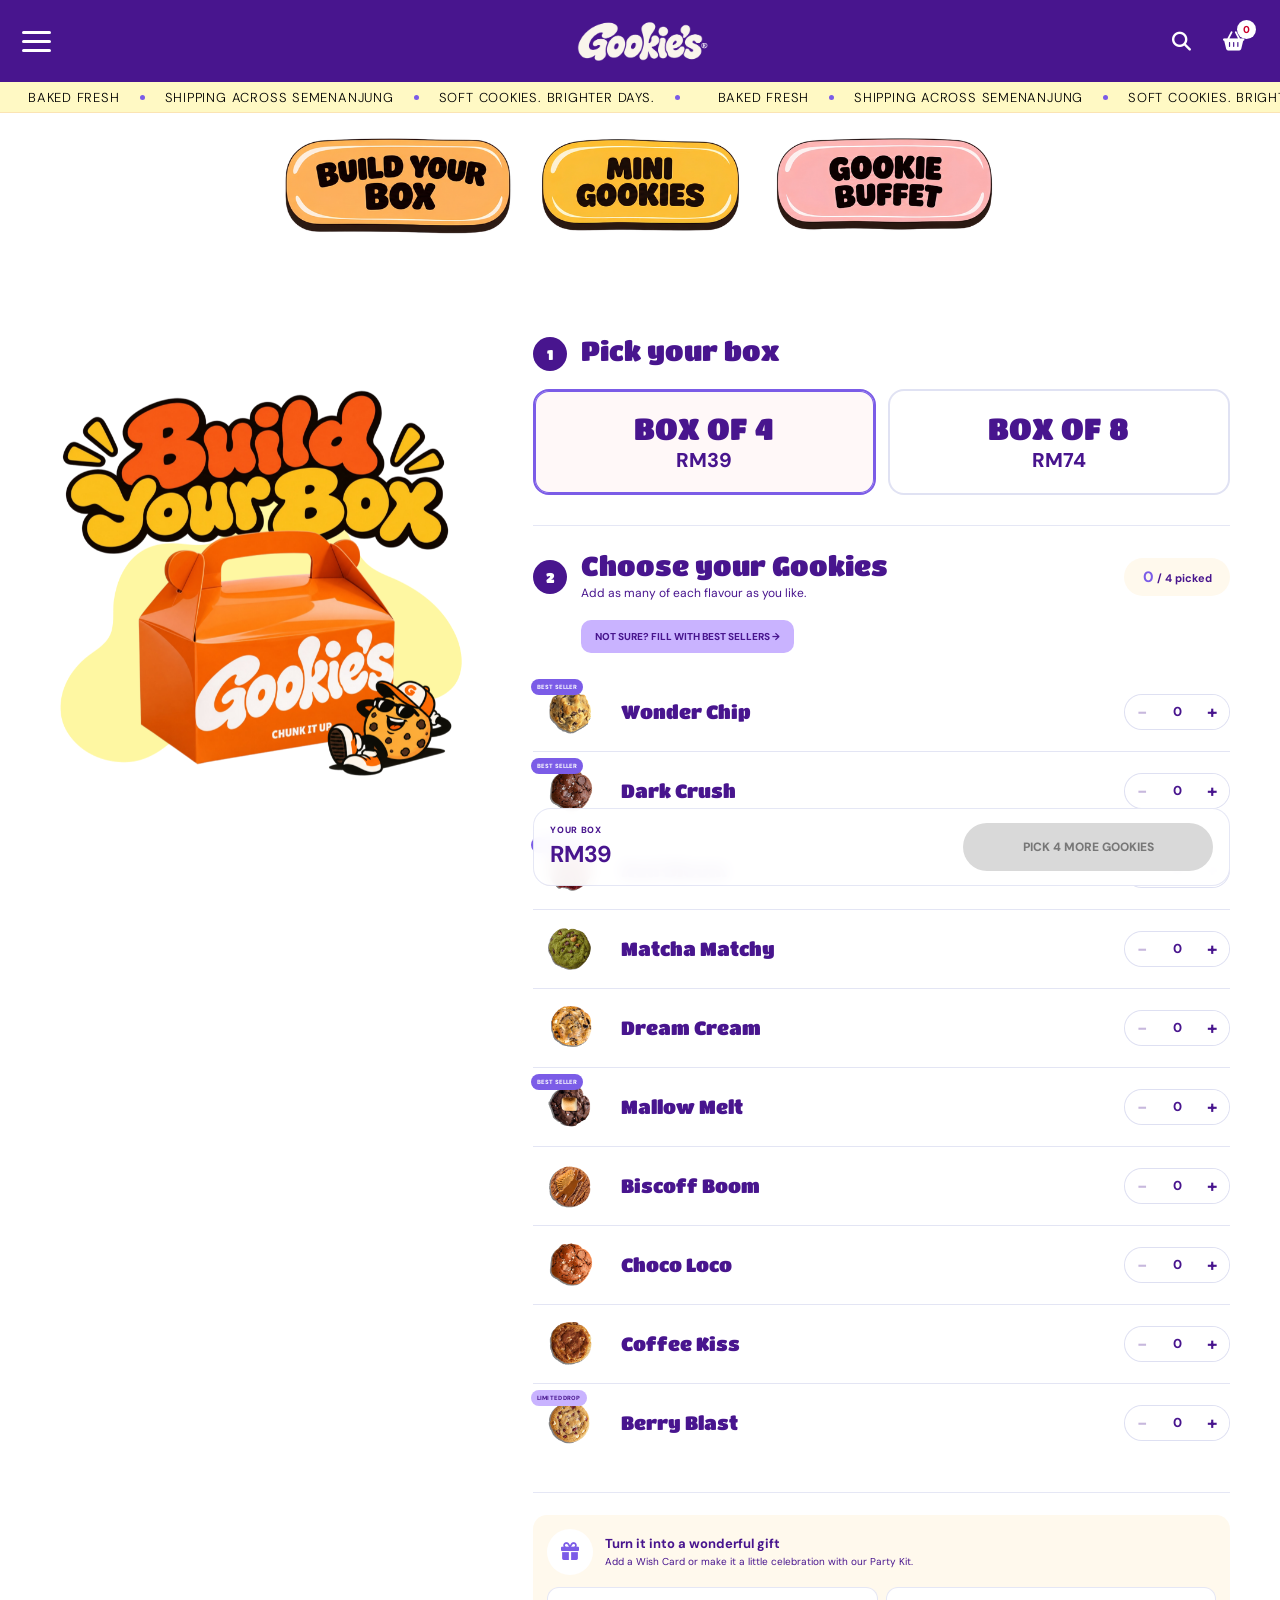
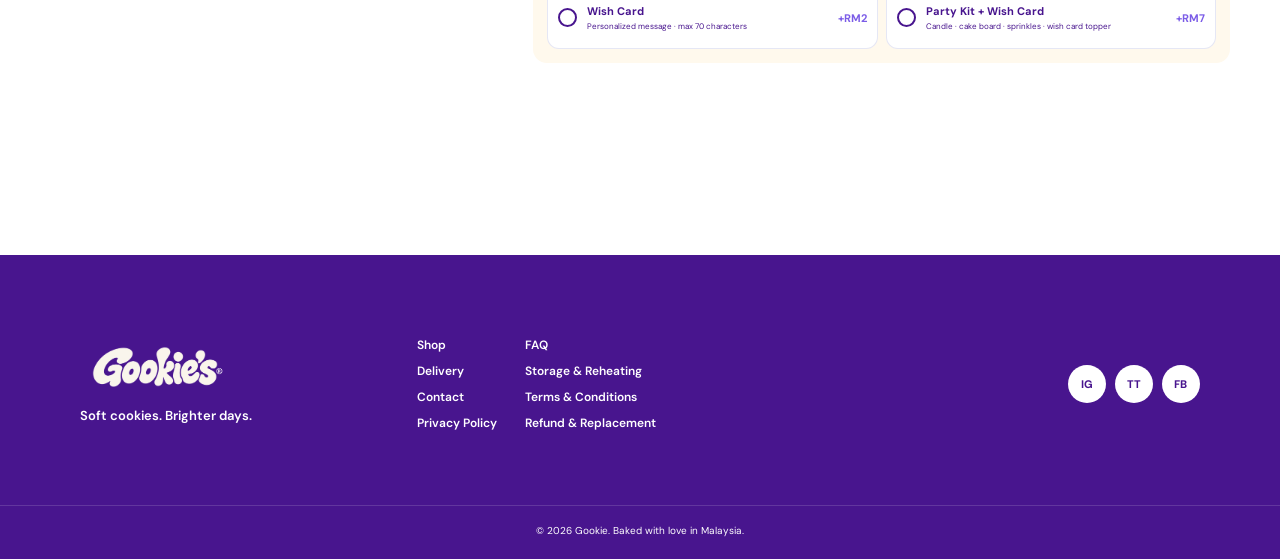
<file: order.html>
<!DOCTYPE html>
<html lang="en">
<head>
  <meta charset="UTF-8">
  <meta name="viewport" content="width=device-width, initial-scale=1.0">
  <title>Shop Gookie — Build Your Box, Mini Gookies & Gookie Buffet</title>
  <meta name="description" content="Build your Gookie box, grab Mini Gookies, or order a stylish Gookie Buffet for meetings and celebrations.">
  <link rel="preconnect" href="https://fonts.googleapis.com">
  <link rel="preconnect" href="https://fonts.gstatic.com" crossorigin>
  <link href="https://fonts.googleapis.com/css2?family=DM+Sans:wght@400;500;600;700;800&family=Titan+One&display=swap" rel="stylesheet">
  <link rel="stylesheet" href="https://cdnjs.cloudflare.com/ajax/libs/font-awesome/6.7.2/css/all.min.css">
  <link rel="stylesheet" href="style.css?v=cart-edit-1">
  <link rel="stylesheet" href="order.css?v=7.0">
</head>
<body>


  <!-- ================= HEADER ================= -->
 <header class="site-header">

  <!-- HAMBURGER -->
  <button
    class="menu-btn"
    id="menu-open"
    type="button"
    aria-label="Open menu"
    aria-expanded="false"
  >
    <span></span>
    <span></span>
    <span></span>
  </button>


  <!-- LOGO -->
  <a href="index.html" class="brand" aria-label="Gookie home">
    <img src="logo.png" alt="Gookie">
  </a>


  <!-- RIGHT SIDE ICONS -->
  <div class="header-actions">

    <!-- SEARCH -->
    <button
      class="header-icon-btn search-btn"
      type="button"
      aria-label="Search"
    >
      <i class="fa-solid fa-magnifying-glass"></i>
    </button>


    <!-- CART / BASKET -->
    <button
      class="header-icon-btn cart-btn"
      type="button"
      aria-label="Open cart"
    >
      <i class="fa-solid fa-basket-shopping"></i>

      <span class="cart-count">
        0
      </span>
    </button>

  </div>

</header>

<!-- ================= SEARCH PANEL ================= -->
<div class="search-panel" id="search-panel">

  <div class="search-panel-inner">

    <input
      type="search"
      id="site-search-input"
      placeholder="Search Gookies..."
      aria-label="Search Gookies"
    >

    <div
  class="search-suggestions"
  id="search-suggestions"
></div>

    <button
      type="button"
      class="search-close-btn"
      id="search-close-btn"
      aria-label="Close search"
    >
      ×
    </button>

  </div>

</div>

<!-- ================= CART DRAWER ================= -->

<div class="cart-overlay" id="cart-overlay" hidden>

  <aside class="cart-drawer" id="cart-drawer">

    <div class="cart-header">
      <h2>YOUR GOOKIE CART</h2>

      <button
        type="button"
        class="cart-close-btn"
        id="cart-close-btn"
        aria-label="Close cart"
      >
        ×
      </button>
    </div>

    <div class="cart-body" id="cart-body">

      <div class="cart-empty" id="cart-empty">
        <p class="cart-empty-title">
          Your box is lonely.
        </p>

        <p>
          Add some Gookies to make it happier.
        </p>

        <a href="order.html" class="cart-shop-btn" id="cart-shop-btn">
          BUILD A BOX
        </a>
      </div>

    </div>
    <div class="cart-footer" id="cart-footer" hidden>
      <div class="cart-total"><span>SUBTOTAL</span><strong id="cart-subtotal">RM0.00</strong></div>
      <p>Shipping is calculated at checkout.</p>
      <a class="cart-checkout-btn" href="order.html">CONTINUE TO SHOP</a>
    </div>

  </aside>

</div>
  
  <!-- ================= MENU DRAWER ================= -->
<div class="menu-overlay" id="menu-overlay" hidden>

  <aside class="menu-panel" aria-label="Site menu">

    <button
      class="menu-close"
      id="menu-close"
      type="button"
      aria-label="Close menu"
    >
      ×
    </button>

    <p class="menu-title">MENU</p>

   <nav class="menu-links" aria-label="Main navigation">

  <a href="gookies.html">PRODUCTS</a>

  <a href="order.html">SHOP</a>

  <a href="#">GIFTS</a>

  <a href="#gookie-story">ABOUT</a>

  <a href="#">CONTACT</a>

</nav>

   <div class="menu-socials">

  <a href="#" aria-label="Instagram">
    <i class="fa-brands fa-instagram"></i>
  </a>

  <a href="#" aria-label="TikTok">
    <i class="fa-brands fa-tiktok"></i>
  </a>

  <a href="#" aria-label="Facebook">
    <i class="fa-brands fa-facebook-f"></i>
  </a>

  <a href="#" aria-label="Threads">
    <i class="fa-brands fa-threads"></i>
  </a>

</div>
  </aside>

</div>

 <!-- ================= ANNOUNCEMENT ================= -->
<div class="announcement-bar">
  <div class="announcement-track">

    <div class="announcement-group">
      <span>BAKED FRESH</span><i>•</i>
      <span>SHIPPING ACROSS SEMENANJUNG</span><i>•</i>
      <span>SOFT COOKIES. BRIGHTER DAYS.</span><i>•</i>
    </div>

    <div class="announcement-group" aria-hidden="true">
      <span>BAKED FRESH</span><i>•</i>
      <span>SHIPPING ACROSS SEMENANJUNG</span><i>•</i>
      <span>SOFT COOKIES. BRIGHTER DAYS.</span><i>•</i>
    </div>

  </div>
</div>



  <main class="shop-page-new">

   <!-- ================= SHOP CATEGORY NAV ================= -->
<section class="shop-category-nav-wrap" aria-label="Shop categories">
  <div class="shop-category-nav" role="tablist">

    <button
      class="shop-category-button is-active"
      type="button"
      role="tab"
      aria-selected="true"
      data-shop-tab="build"
      aria-label="Build Your Box"
    >
      <img
        src="nav-build-your-box.png"
        alt=""
        class="shop-category-button-image"
      >
    </button>

    <button
      class="shop-category-button"
      type="button"
      role="tab"
      aria-selected="false"
      data-shop-tab="mini"
      aria-label="Mini Gookies"
    >
      <img
        src="nav-mini-gookies.png"
        alt=""
        class="shop-category-button-image"
      >
    </button>

    <button
      class="shop-category-button"
      type="button"
      role="tab"
      aria-selected="false"
      data-shop-tab="buffet"
      aria-label="Gookie Buffet"
    >
      <img
        src="nav-gookie-buffet.png"
        alt=""
        class="shop-category-button-image"
      >
    </button>

  </div>
</section>

    <!-- ================= BUILD YOUR BOX ================= -->
    <section
      class="shop-category-panel is-active"
      data-shop-panel="build"
    >
      <div class="build-box-shell">

        <div class="build-box-heading">
          <h1>Build Your Box</h1>
        </div>

        <div class="build-box-layout">

          <!-- IMAGE FIRST ON MOBILE -->
          <div class="build-box-image">
            <img
              src="chunky-box.png"
              alt="Gookie cookie box"
            >
          </div>

          <div class="build-box-controls">

            <!-- BOX SIZE -->
            <div class="builder-block builder-size-block">
              <div class="builder-block-heading">
                <span class="builder-step">1</span>
                <div>
                  <h2>Pick your box</h2>
                </div>
              </div>

              <div class="box-size-choice-grid">
                <button
                  class="box-size-choice is-selected"
                  type="button"
                  data-box-size="4"
                  data-box-price="39"
                >
                  <span>BOX OF 4</span>
                  <strong>RM39</strong>
                </button>

                <button
                  class="box-size-choice"
                  type="button"
                  data-box-size="8"
                  data-box-price="74"
                >
                  <span>BOX OF 8</span>
                  <strong>RM74</strong>
                </button>
              </div>
            </div>


            <!-- COOKIE PICKER -->
            <div class="builder-block">
              <div class="builder-block-heading builder-cookie-heading">
                <span class="builder-step">2</span>

                <div class="builder-cookie-heading-copy">
                  <h2>Choose your Gookies</h2>
                  <p>Add as many of each flavour as you like.</p>
                </div>

                <div class="builder-progress" id="builderProgress">
                  <strong id="builderPickedCount">0</strong>
                  <span>/ <b id="builderBoxCapacity">4</b> picked</span>
                </div>
              </div>

              <button
                class="best-seller-fill"
                id="fillBestSellers"
                type="button"
              >
                NOT SURE? FILL WITH BEST SELLERS →
              </button>

              <div class="cookie-picker-list" id="cookiePickerGrid">

                <article class="cookie-picker-row" data-cookie-id="wonder-chip">
                  <div class="cookie-row-image">
                    <span class="cookie-row-badge">BEST SELLER</span>
                    <img src="wonder-chip.png" alt="Wonder Chip">
                  </div>
                  <h3>Wonder Chip</h3>
                  <div class="cookie-qty-control">
                    <button type="button" data-qty-minus aria-label="Remove Wonder Chip">−</button>
                    <span data-qty-count>0</span>
                    <button type="button" data-qty-plus aria-label="Add Wonder Chip">+</button>
                  </div>
                </article>

                <article class="cookie-picker-row" data-cookie-id="dark-crush">
                  <div class="cookie-row-image">
                    <span class="cookie-row-badge">BEST SELLER</span>
                    <img src="dark-crush.png" alt="Dark Crush">
                  </div>
                  <h3>Dark Crush</h3>
                  <div class="cookie-qty-control">
                    <button type="button" data-qty-minus aria-label="Remove Dark Crush">−</button>
                    <span data-qty-count>0</span>
                    <button type="button" data-qty-plus aria-label="Add Dark Crush">+</button>
                  </div>
                </article>

                <article class="cookie-picker-row" data-cookie-id="red-bloom">
                  <div class="cookie-row-image">
                    <span class="cookie-row-badge">BEST SELLER</span>
                    <img src="red-bloom.png" alt="Red Bloom">
                  </div>
                  <h3>Red Bloom</h3>
                  <div class="cookie-qty-control">
                    <button type="button" data-qty-minus aria-label="Remove Red Bloom">−</button>
                    <span data-qty-count>0</span>
                    <button type="button" data-qty-plus aria-label="Add Red Bloom">+</button>
                  </div>
                </article>

                <article class="cookie-picker-row" data-cookie-id="matcha-matchy">
                  <div class="cookie-row-image">
                    
                    <img src="matcha-matchy.png" alt="Matcha Matchy">
                  </div>
                  <h3>Matcha Matchy</h3>
                  <div class="cookie-qty-control">
                    <button type="button" data-qty-minus aria-label="Remove Matcha Matchy">−</button>
                    <span data-qty-count>0</span>
                    <button type="button" data-qty-plus aria-label="Add Matcha Matchy">+</button>
                  </div>
                </article>

                <article class="cookie-picker-row" data-cookie-id="dream-cream">
                  <div class="cookie-row-image">
                    
                    <img src="dream-cream.png" alt="Dream Cream">
                  </div>
                  <h3>Dream Cream</h3>
                  <div class="cookie-qty-control">
                    <button type="button" data-qty-minus aria-label="Remove Dream Cream">−</button>
                    <span data-qty-count>0</span>
                    <button type="button" data-qty-plus aria-label="Add Dream Cream">+</button>
                  </div>
                </article>

                <article class="cookie-picker-row" data-cookie-id="mallow-melt">
                  <div class="cookie-row-image">
                    <span class="cookie-row-badge">BEST SELLER</span>
                    <img src="mallow-melt.png" alt="Mallow Melt">
                  </div>
                  <h3>Mallow Melt</h3>
                  <div class="cookie-qty-control">
                    <button type="button" data-qty-minus aria-label="Remove Mallow Melt">−</button>
                    <span data-qty-count>0</span>
                    <button type="button" data-qty-plus aria-label="Add Mallow Melt">+</button>
                  </div>
                </article>

                <article class="cookie-picker-row" data-cookie-id="biscoff-boom">
                  <div class="cookie-row-image">
                    
                    <img src="biscoff-boom.png" alt="Biscoff Boom">
                  </div>
                  <h3>Biscoff Boom</h3>
                  <div class="cookie-qty-control">
                    <button type="button" data-qty-minus aria-label="Remove Biscoff Boom">−</button>
                    <span data-qty-count>0</span>
                    <button type="button" data-qty-plus aria-label="Add Biscoff Boom">+</button>
                  </div>
                </article>

                <article class="cookie-picker-row" data-cookie-id="choco-loco">
                  <div class="cookie-row-image">
                    
                    <img src="choco-loco.png" alt="Choco Loco">
                  </div>
                  <h3>Choco Loco</h3>
                  <div class="cookie-qty-control">
                    <button type="button" data-qty-minus aria-label="Remove Choco Loco">−</button>
                    <span data-qty-count>0</span>
                    <button type="button" data-qty-plus aria-label="Add Choco Loco">+</button>
                  </div>
                </article>

                <article class="cookie-picker-row" data-cookie-id="coffee-kiss">
                  <div class="cookie-row-image">
                    
                    <img src="coffee-kiss.png" alt="Coffee Kiss">
                  </div>
                  <h3>Coffee Kiss</h3>
                  <div class="cookie-qty-control">
                    <button type="button" data-qty-minus aria-label="Remove Coffee Kiss">−</button>
                    <span data-qty-count>0</span>
                    <button type="button" data-qty-plus aria-label="Add Coffee Kiss">+</button>
                  </div>
                </article>

                <article class="cookie-picker-row" data-cookie-id="berry-blast">
                  <div class="cookie-row-image">
                    <span class="cookie-row-badge cookie-row-badge-monthly">LIMITED DROP</span>
                    <img src="berry-blast.png" alt="Berry Blast">
                  </div>
                  <h3>Berry Blast</h3>
                  <div class="cookie-qty-control">
                    <button type="button" data-qty-minus aria-label="Remove Berry Blast">−</button>
                    <span data-qty-count>0</span>
                    <button type="button" data-qty-plus aria-label="Add Berry Blast">+</button>
                  </div>
                </article>
              </div>
            </div>


<div class="gookie-gift-addon" data-addon-group="build"><div class="gookie-gift-addon-head"><div class="gookie-gift-icon"><i class="fa-solid fa-gift"></i></div><div><strong>Turn it into a wonderful gift</strong><p>Add a Wish Card or make it a little celebration with our Party Kit.</p></div></div><div class="gookie-addon-options"><label class="gookie-addon-option"><input type="radio" name="buildAddon" value="wish-card" data-price="2"><span class="gookie-addon-radio"></span><span class="gookie-addon-copy"><strong>Wish Card</strong><small>Personalized message · max 70 characters</small></span><b>+RM2</b></label><label class="gookie-addon-option"><input type="radio" name="buildAddon" value="party-kit" data-price="7"><span class="gookie-addon-radio"></span><span class="gookie-addon-copy"><strong>Party Kit + Wish Card</strong><small>Candle · cake board · sprinkles · wish card topper</small></span><b>+RM7</b></label></div><div class="gookie-addon-message" hidden><label for="buildAddonMessage">Your message</label><textarea id="buildAddonMessage" maxlength="70" rows="2" placeholder="Write your message here..."></textarea><div class="gookie-addon-message-foot"><button type="button" class="gookie-addon-clear">REMOVE ADD-ON</button><span><b>0</b>/70</span></div></div></div>
            <!-- ADD TO BASKET -->
            <div class="builder-add-row">
              <div class="builder-total">
                <span>YOUR BOX</span>
                <strong id="builderTotal">RM39</strong>
              </div>

              <button
                class="builder-add-button"
                id="addBuildBoxToBasket"
                type="button"
                disabled
              >
                PICK 4 MORE GOOKIES
              </button>
            </div>

          </div>
        </div>
      </div>
    </section>


    <!-- ================= MINI GOOKIES ================= -->
    <section
      class="shop-category-panel"
      data-shop-panel="mini"
      hidden
    >
      <div class="mini-gookies-shell">

        <div class="mini-gookies-image">
          <img src="treat-box.png" alt="Mini Gookies box">
        </div>

        <div class="mini-gookies-content">

          <div class="mini-gookies-heading">
            <h1>Mini Gookies</h1>
            <p class="mini-gookies-copy">
              15 Mini Gookies in three signature flavours. Perfect for gifting.
            </p>
          </div>

          <div class="mini-gookies-list">

            <article class="mini-gookie-row">
              <div class="mini-gookie-thumb">
                <img src="wonder-chip.png" alt="Wonder Chip">
              </div>
              <h3>Wonder Chip</h3>
              <strong>5 pcs</strong>
            </article>

            <article class="mini-gookie-row">
              <div class="mini-gookie-thumb">
                <img src="dark-crush.png" alt="Dark Crush">
              </div>
              <h3>Dark Crush</h3>
              <strong>5 pcs</strong>
            </article>

            <article class="mini-gookie-row">
              <div class="mini-gookie-thumb">
                <img src="red-bloom.png" alt="Red Bloom">
              </div>
              <h3>Red Bloom</h3>
              <strong>5 pcs</strong>
            </article>

          </div>

<div class="gookie-gift-addon" data-addon-group="mini"><div class="gookie-gift-addon-head"><div class="gookie-gift-icon"><i class="fa-solid fa-gift"></i></div><div><strong>Turn it into a wonderful gift</strong><p>Add a Wish Card or make it a little celebration with our Party Kit.</p></div></div><div class="gookie-addon-options"><label class="gookie-addon-option"><input type="radio" name="miniAddon" value="wish-card" data-price="2"><span class="gookie-addon-radio"></span><span class="gookie-addon-copy"><strong>Wish Card</strong><small>Personalized message · max 70 characters</small></span><b>+RM2</b></label><label class="gookie-addon-option"><input type="radio" name="miniAddon" value="party-kit" data-price="7"><span class="gookie-addon-radio"></span><span class="gookie-addon-copy"><strong>Party Kit + Wish Card</strong><small>Candle · cake board · sprinkles · wish card topper</small></span><b>+RM7</b></label></div><div class="gookie-addon-message" hidden><label for="miniAddonMessage">Your message</label><textarea id="miniAddonMessage" maxlength="70" rows="2" placeholder="Write your message here..."></textarea><div class="gookie-addon-message-foot"><button type="button" class="gookie-addon-clear">REMOVE ADD-ON</button><span><b>0</b>/70</span></div></div></div>
          <div class="mini-gookies-add-row">
            <div class="mini-gookies-price">
              <span>MINI GOOKIES</span>
              <strong>RM59</strong>
            </div>

            <button
              class="mini-gookies-add-button"
              id="addMiniGookiesToBasket"
              type="button"
            >
              ADD TO BASKET →
            </button>
          </div>

        </div>
      </div>
    </section>


    
<!-- ================= GOOKIE BUFFET ================= -->
<section class="shop-category-panel" data-shop-panel="buffet" hidden>
  <div class="buffet-shell">
    <div class="buffet-image">
      <img src="cookie-feast.png" alt="Gookie Buffet">
    </div>

    <div class="buffet-content">
      <div class="buffet-heading">
        <h1>Gookie Buffet</h1>
        <p class="buffet-lead">Perfect gor gathering.</p>
        <p class="buffet-copy">30 Mini Gookies in three signature flavours with individual wraps. Ready to serve and easy to share.</p>
      </div>

      <div class="buffet-signature-title">
        <span>OUR MINI SIGNATURES</span>
        <strong>30 pcs total</strong>
      </div>

      <div class="buffet-flavour-list">
        <article class="buffet-flavour-row">
          <div class="buffet-flavour-thumb"><img src="wonder-chip.png" alt="Wonder Chip"></div>
          <h3>Wonder Chip</h3><strong>10 pcs</strong>
        </article>
        <article class="buffet-flavour-row">
          <div class="buffet-flavour-thumb"><img src="dark-crush.png" alt="Dark Crush"></div>
          <h3>Dark Crush</h3><strong>10 pcs</strong>
        </article>
        <article class="buffet-flavour-row">
          <div class="buffet-flavour-thumb"><img src="red-bloom.png" alt="Red Bloom"></div>
          <h3>Red Bloom</h3><strong>10 pcs</strong>
        </article>
      </div>
<div class="gookie-gift-addon" data-addon-group="buffet"><div class="gookie-gift-addon-head"><div class="gookie-gift-icon"><i class="fa-solid fa-gift"></i></div><div><strong>Turn it into a wonderful gift</strong><p>Add a Wish Card or make it a little celebration with our Party Kit.</p></div></div><div class="gookie-addon-options"><label class="gookie-addon-option"><input type="radio" name="buffetAddon" value="wish-card" data-price="2"><span class="gookie-addon-radio"></span><span class="gookie-addon-copy"><strong>Wish Card</strong><small>Personalized message · max 70 characters</small></span><b>+RM2</b></label><label class="gookie-addon-option"><input type="radio" name="buffetAddon" value="party-kit" data-price="7"><span class="gookie-addon-radio"></span><span class="gookie-addon-copy"><strong>Party Kit + Wish Card</strong><small>Candle · cake board · sprinkles · wish card topper</small></span><b>+RM7</b></label></div><div class="gookie-addon-message" hidden><label for="buffetAddonMessage">Your message</label><textarea id="buffetAddonMessage" maxlength="70" rows="2" placeholder="Write your message here..."></textarea><div class="gookie-addon-message-foot"><button type="button" class="gookie-addon-clear">REMOVE ADD-ON</button><span><b>0</b>/70</span></div></div></div>
<label class="buffet-custom-option" for="buffetCustomSticker">
        <input id="buffetCustomSticker" type="checkbox">
        <span class="buffet-custom-check"></span>
        <span class="buffet-custom-copy">
          <small>MAKE IT EXTRA SPECIAL</small>
          <strong>Customized stickers</strong>
          <span>Birthday · Corporate · Events · Gifts</span>
        </span>
        <b>+RM20</b>
      </label>

      <div class="buffet-add-row">
        <div class="buffet-price">
          <span>GOOKIE BUFFET</span>
          <strong id="buffetPrice">RM129</strong>
        </div>
        <button class="buffet-add-button" id="addBuffetToBasket" type="button">ADD TO BASKET →</button>
      </div>
    </div>
  </div>
</section>

</main>


  <footer class="site-footer" id="footer">
    <div class="section-shell footer-grid">
      <div class="footer-brand">
        <img src="logo.png" alt="Gookie">
        <p>Soft cookies. Brighter days.</p>
      </div>

      <nav class="footer-links" aria-label="Footer navigation">
        <a href="#cookie-lineup">Shop</a>
        <a href="#">FAQ</a>
        <a href="#">Delivery</a>
        <a href="#">Storage & Reheating</a>
        <a href="#">Contact</a>
        <a href="#">Terms & Conditions</a>
        <a href="#">Privacy Policy</a>
        <a href="#">Refund & Replacement</a>
      </nav>

      <div class="footer-social">
        <a href="#" aria-label="Instagram">IG</a>
        <a href="#" aria-label="TikTok">TT</a>
        <a href="#" aria-label="Facebook">FB</a>
      </div>
    </div>

    <p class="footer-bottom">© 2026 Gookie. Baked with love in Malaysia.</p>
  </footer>


<script src="cart.js?v=2.0"></script>
<script src="order.js?v=8.0"></script>
</body>
</html>
</file>
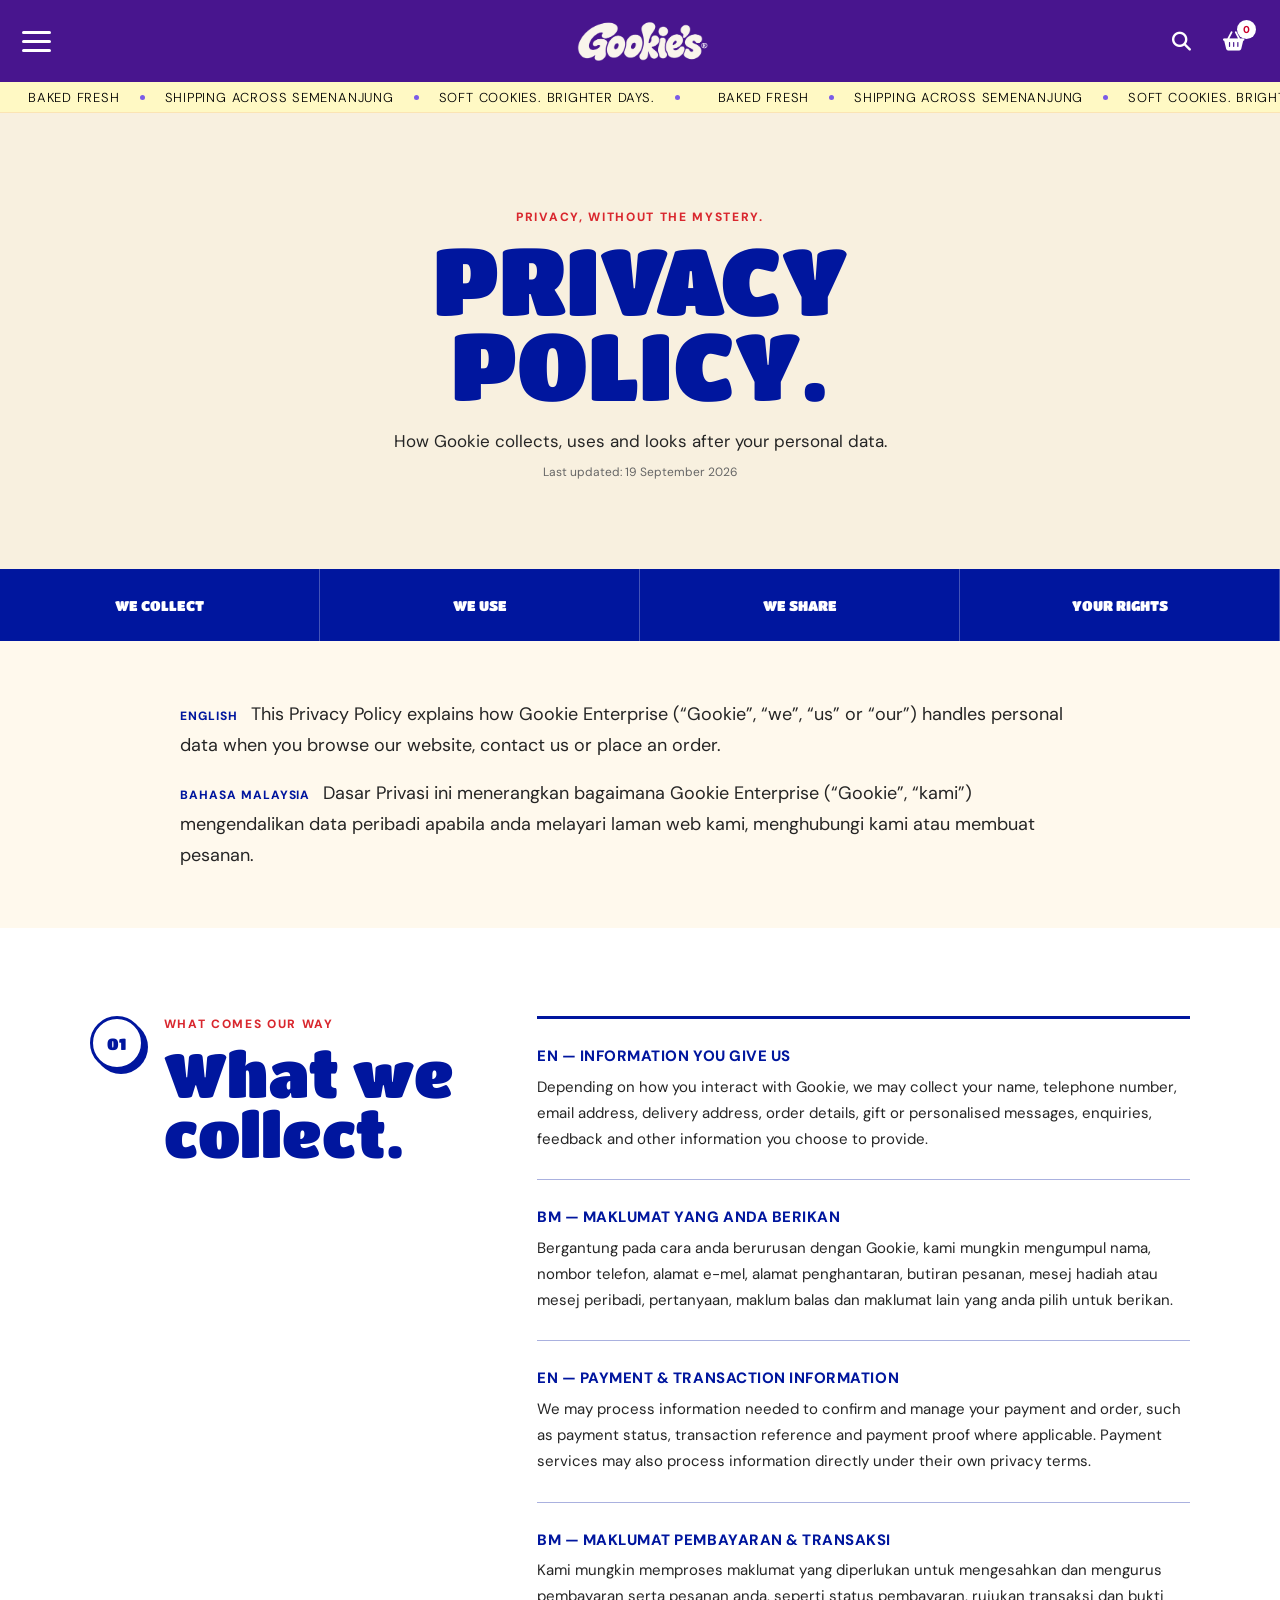
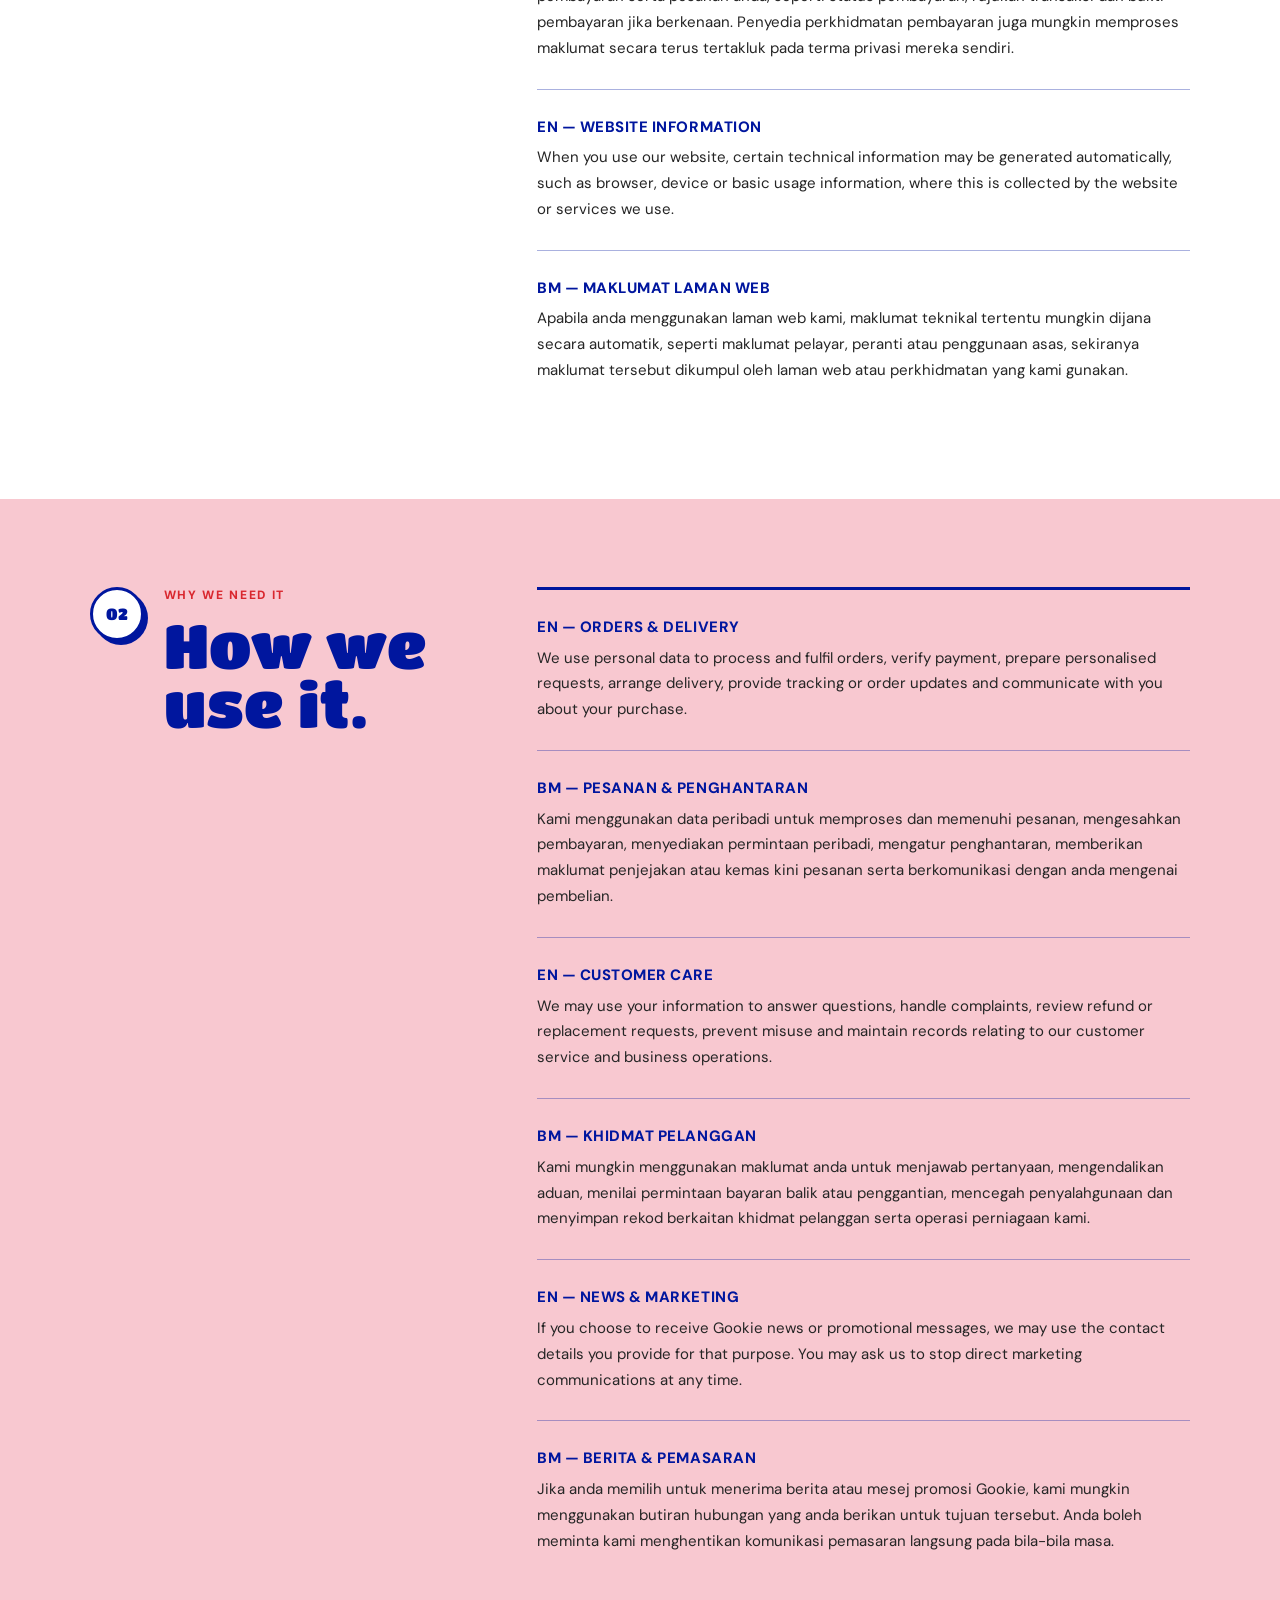
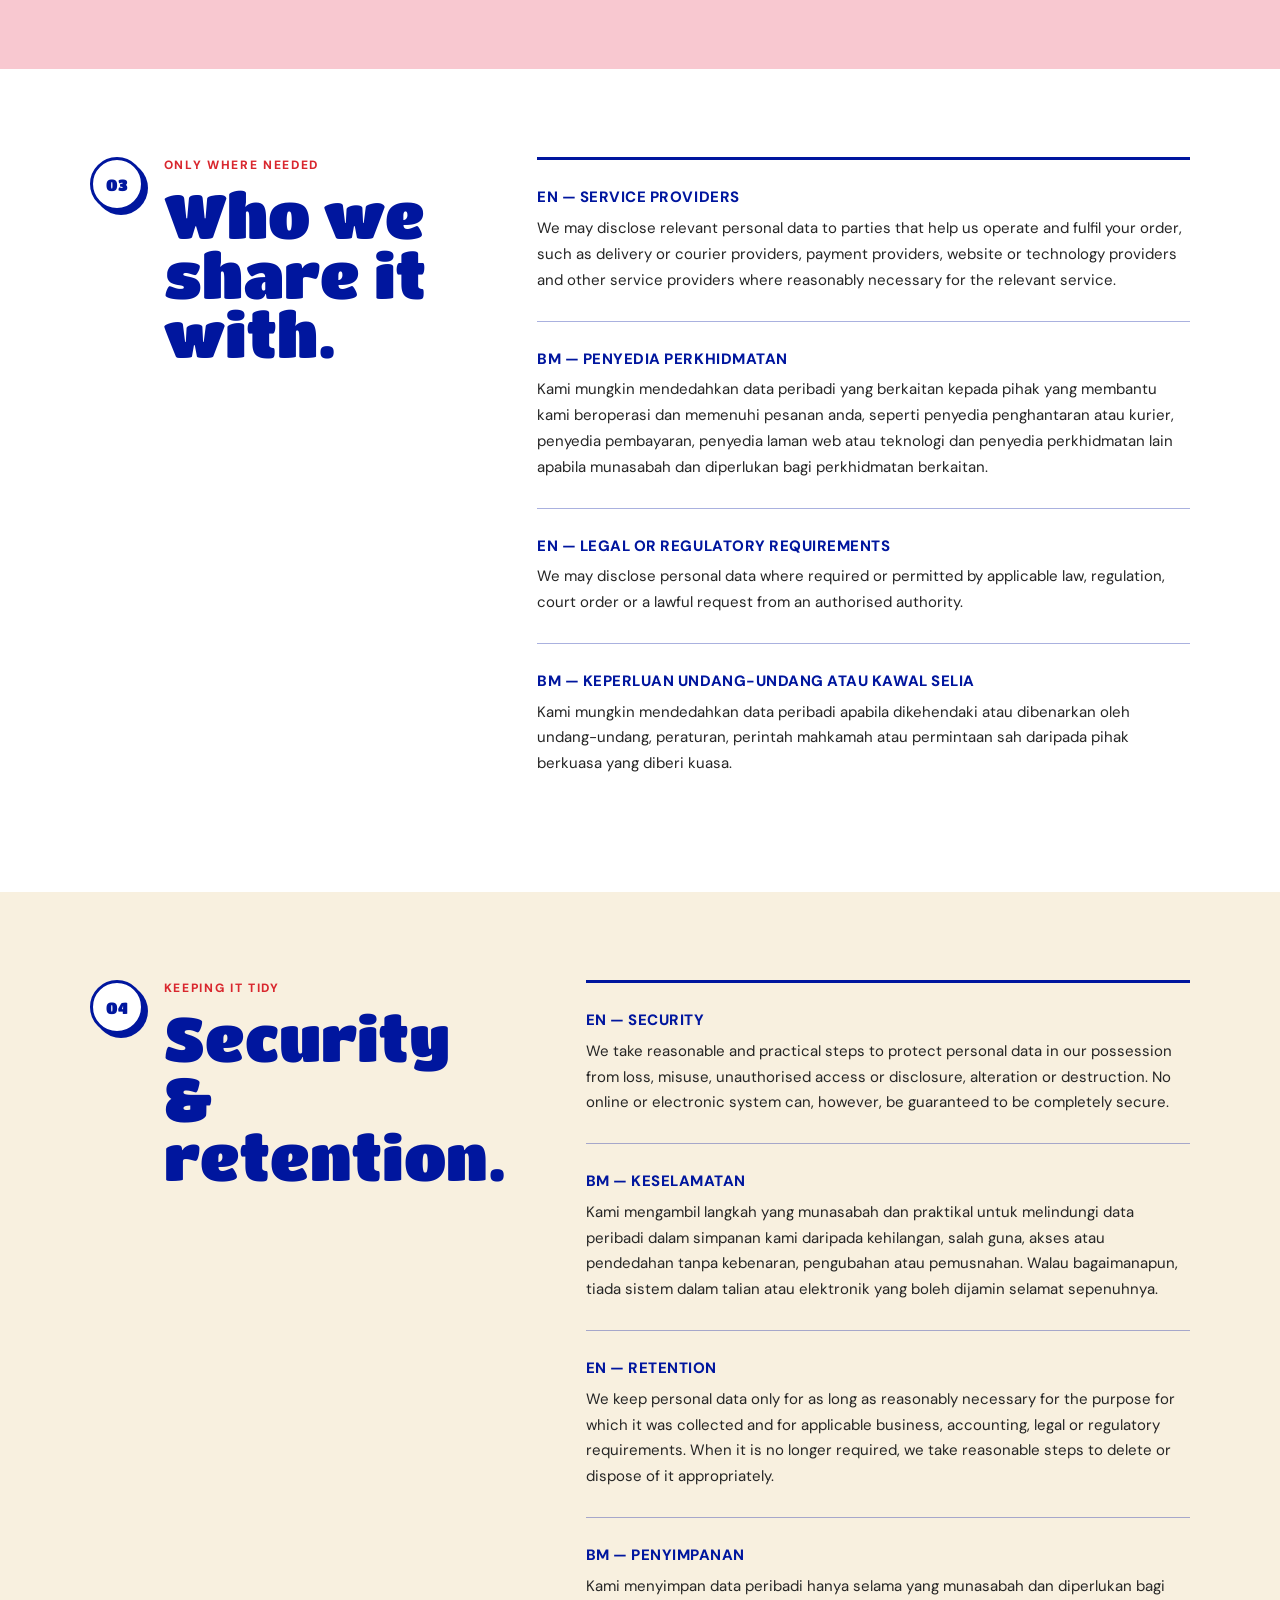
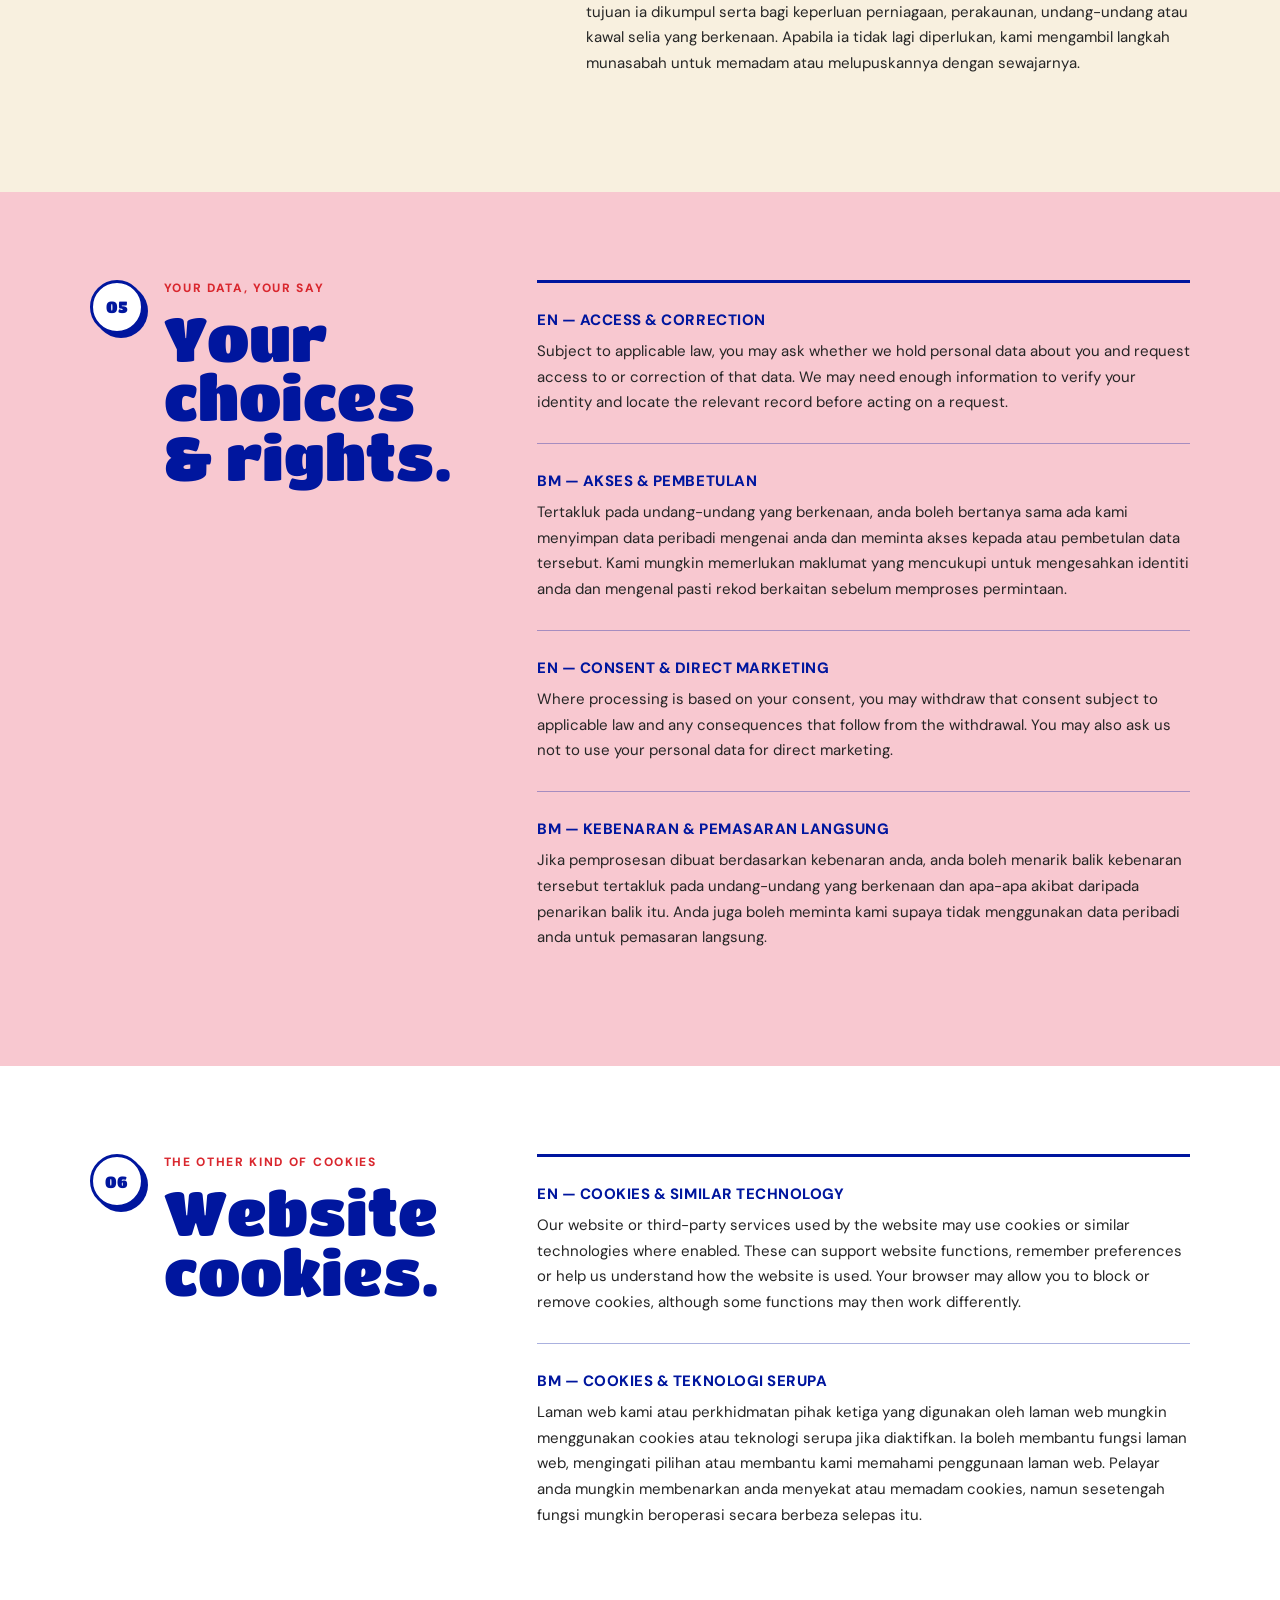
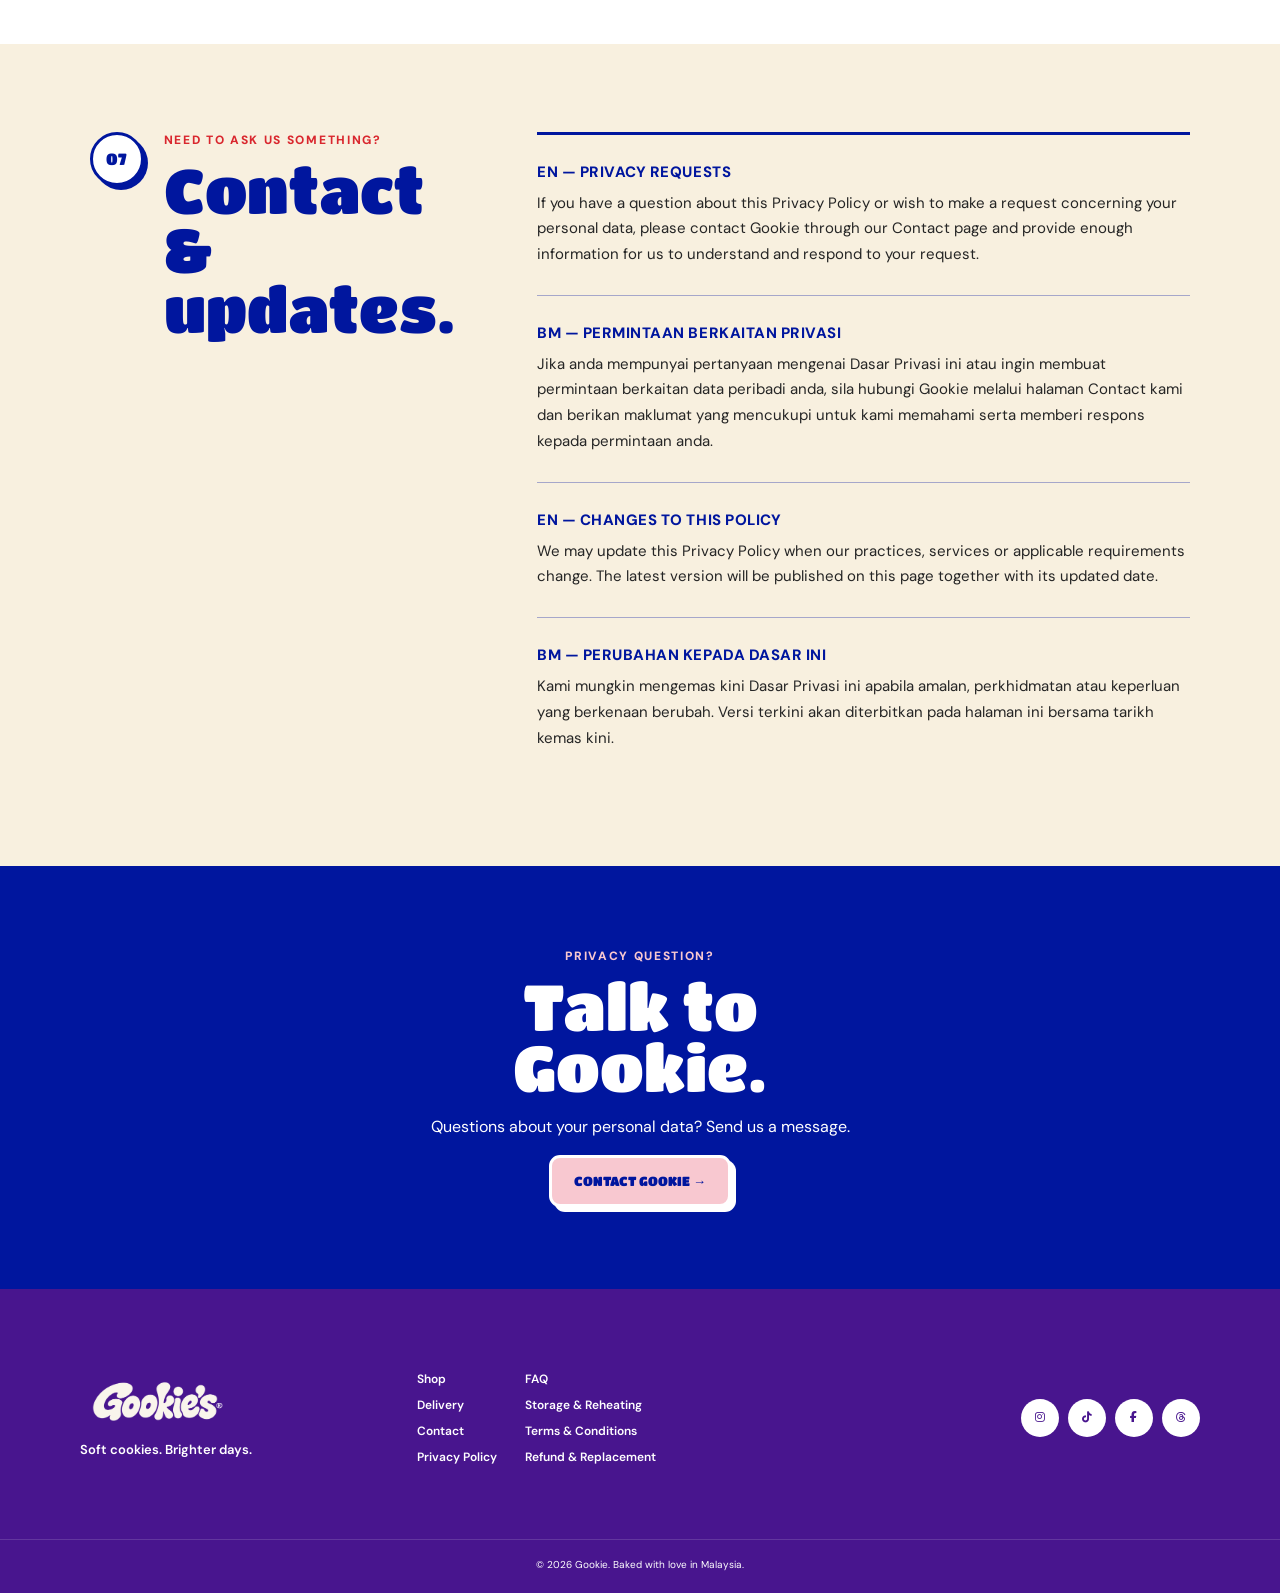
<file: privacy.html>
<!DOCTYPE html>
<html lang="en">
<head>
  <meta charset="UTF-8">
  <meta name="viewport" content="width=device-width, initial-scale=1.0">
  <title>Privacy Policy — Gookie</title>
  <meta name="description" content="Soft, chunky cookies baked fresh in small batches. Less sweet, big on comfort.">
  <link rel="preconnect" href="https://fonts.googleapis.com">
  <link rel="preconnect" href="https://fonts.gstatic.com" crossorigin>
  <link href="https://fonts.googleapis.com/css2?family=DM+Sans:wght@400;500;600;700;800&family=Titan+One&display=swap" rel="stylesheet">
  <link rel="stylesheet" href="style.css">
  <link rel="stylesheet" href="privacy.css?v=1.0">

  <link
  rel="stylesheet"
  href="https://cdnjs.cloudflare.com/ajax/libs/font-awesome/6.7.2/css/all.min.css"
>
  
</head>
<body>

  <!-- ================= HEADER ================= -->
 <header class="site-header">

  <!-- HAMBURGER -->
  <button
    class="menu-btn"
    id="menu-open"
    type="button"
    aria-label="Open menu"
    aria-expanded="false"
  >
    <span></span>
    <span></span>
    <span></span>
  </button>


  <!-- LOGO -->
  <a href="index.html" class="brand" aria-label="Gookie home">
    <img src="logo.png" alt="Gookie">
  </a>


  <!-- RIGHT SIDE ICONS -->
  <div class="header-actions">

    <!-- SEARCH -->
    <button
      class="header-icon-btn search-btn"
      type="button"
      aria-label="Search"
    >
      <i class="fa-solid fa-magnifying-glass"></i>
    </button>


    <!-- CART / BASKET -->
    <button
      class="header-icon-btn cart-btn"
      type="button"
      aria-label="Open cart"
    >
      <i class="fa-solid fa-basket-shopping"></i>

      <span class="cart-count">
        0
      </span>
    </button>

  </div>

</header>

<!-- ================= SEARCH PANEL ================= -->
<div class="search-panel" id="search-panel">

  <div class="search-panel-inner">

    <input
      type="search"
      id="site-search-input"
      placeholder="Search Gookies..."
      aria-label="Search Gookies"
    >

    <div
  class="search-suggestions"
  id="search-suggestions"
></div>

    <button
      type="button"
      class="search-close-btn"
      id="search-close-btn"
      aria-label="Close search"
    >
      ×
    </button>

  </div>

</div>

<!-- ================= CART DRAWER ================= -->

<div class="cart-overlay" id="cart-overlay" hidden>

  <aside class="cart-drawer" id="cart-drawer">

    <div class="cart-header">
      <h2>YOUR GOOKIE CART</h2>

      <button
        type="button"
        class="cart-close-btn"
        id="cart-close-btn"
        aria-label="Close cart"
      >
        ×
      </button>
    </div>

    <div class="cart-body" id="cart-body">

      <div class="cart-empty" id="cart-empty">
        <p class="cart-empty-title">
          Your box is lonely.
        </p>

        <p>
          Add some Gookies to make it happier.
        </p>

        <a href="order.html#build-box" class="cart-shop-btn" id="cart-shop-btn">
          BUILD A BOX
        </a>
      </div>

    </div>

  </aside>

</div>
  
  <!-- ================= MENU DRAWER ================= -->
<div class="menu-overlay" id="menu-overlay" hidden>

  <aside class="menu-panel" aria-label="Site menu">

    <button
      class="menu-close"
      id="menu-close"
      type="button"
      aria-label="Close menu"
    >
      ×
    </button>

    <p class="menu-title">MENU</p>

   <nav class="menu-links" aria-label="Main navigation">

  <a href="index.html">HOME</a>
  <a href="gookies.html">COOKIES</a>
  <a href="order.html">SHOP</a>
  <a href="goodies.html">GIFTS</a>
  <a href="about.html">ABOUT</a>
  <a href="contact.html">CONTACT</a>
  <a href="help.html">HELP</a>

</nav>

   <div class="menu-socials">
  <a href="https://www.instagram.com/gookie.my" target="_blank" rel="noopener noreferrer" aria-label="Gookie on Instagram"><i class="fa-brands fa-instagram"></i></a>
  <a href="https://www.tiktok.com/@gookie.my" target="_blank" rel="noopener noreferrer" aria-label="Gookie on TikTok"><i class="fa-brands fa-tiktok"></i></a>
  <a href="https://facebook.com/gookie.my" target="_blank" rel="noopener noreferrer" aria-label="Gookie on Facebook"><i class="fa-brands fa-facebook-f"></i></a>
  <a href="https://www.threads.com/@gookie.my" target="_blank" rel="noopener noreferrer" aria-label="Gookie on Threads"><i class="fa-brands fa-threads"></i></a>
</div>
  </aside>

</div>

  <!-- ================= ANNOUNCEMENT ================= -->
  <div class="announcement-bar">
  <div class="announcement-track">

    <div class="announcement-group">
      <span>BAKED FRESH</span><i>•</i>
      <span>SHIPPING ACROSS SEMENANJUNG</span><i>•</i>
      <span>SOFT COOKIES. BRIGHTER DAYS.</span><i>•</i>
    </div>

    <div class="announcement-group" aria-hidden="true">
      <span>BAKED FRESH</span><i>•</i>
      <span>SHIPPING ACROSS SEMENANJUNG</span><i>•</i>
      <span>SOFT COOKIES. BRIGHTER DAYS.</span><i>•</i>
    </div>

  </div>
</div>

  <main class="terms-page privacy-page">

  <section class="legal-hero">
    <p class="legal-kicker">PRIVACY, WITHOUT THE MYSTERY.</p>
    <h1>PRIVACY<br>POLICY.</h1>
    <p>How Gookie collects, uses and looks after your personal data.</p>
    <span>Last updated: 19 September 2026</span>
  </section>

  <nav class="legal-jump" aria-label="Privacy sections">
    <a href="#collect">WE COLLECT</a>
    <a href="#use">WE USE</a>
    <a href="#share">WE SHARE</a>
    <a href="#rights">YOUR RIGHTS</a>
  </nav>

  <section class="legal-intro">
    <div class="privacy-language-note">
      <p><strong>ENGLISH</strong> This Privacy Policy explains how Gookie Enterprise (“Gookie”, “we”, “us” or “our”) handles personal data when you browse our website, contact us or place an order.</p>
      <p><strong>BAHASA MALAYSIA</strong> Dasar Privasi ini menerangkan bagaimana Gookie Enterprise (“Gookie”, “kami”) mengendalikan data peribadi apabila anda melayari laman web kami, menghubungi kami atau membuat pesanan.</p>
    </div>
  </section>

  <section class="legal-section" id="collect">
    <div class="legal-heading">
      <span>01</span>
      <div><p class="legal-kicker">WHAT COMES OUR WAY</p><h2>What we<br>collect.</h2></div>
    </div>
    <div class="legal-copy">
      <h3>EN — INFORMATION YOU GIVE US</h3>
      <p>Depending on how you interact with Gookie, we may collect your name, telephone number, email address, delivery address, order details, gift or personalised messages, enquiries, feedback and other information you choose to provide.</p>
      <h3>BM — MAKLUMAT YANG ANDA BERIKAN</h3>
      <p>Bergantung pada cara anda berurusan dengan Gookie, kami mungkin mengumpul nama, nombor telefon, alamat e-mel, alamat penghantaran, butiran pesanan, mesej hadiah atau mesej peribadi, pertanyaan, maklum balas dan maklumat lain yang anda pilih untuk berikan.</p>
      <h3>EN — PAYMENT &amp; TRANSACTION INFORMATION</h3>
      <p>We may process information needed to confirm and manage your payment and order, such as payment status, transaction reference and payment proof where applicable. Payment services may also process information directly under their own privacy terms.</p>
      <h3>BM — MAKLUMAT PEMBAYARAN &amp; TRANSAKSI</h3>
      <p>Kami mungkin memproses maklumat yang diperlukan untuk mengesahkan dan mengurus pembayaran serta pesanan anda, seperti status pembayaran, rujukan transaksi dan bukti pembayaran jika berkenaan. Penyedia perkhidmatan pembayaran juga mungkin memproses maklumat secara terus tertakluk pada terma privasi mereka sendiri.</p>
      <h3>EN — WEBSITE INFORMATION</h3>
      <p>When you use our website, certain technical information may be generated automatically, such as browser, device or basic usage information, where this is collected by the website or services we use.</p>
      <h3>BM — MAKLUMAT LAMAN WEB</h3>
      <p>Apabila anda menggunakan laman web kami, maklumat teknikal tertentu mungkin dijana secara automatik, seperti maklumat pelayar, peranti atau penggunaan asas, sekiranya maklumat tersebut dikumpul oleh laman web atau perkhidmatan yang kami gunakan.</p>
    </div>
  </section>

  <section class="legal-section legal-pink" id="use">
    <div class="legal-heading">
      <span>02</span>
      <div><p class="legal-kicker">WHY WE NEED IT</p><h2>How we<br>use it.</h2></div>
    </div>
    <div class="legal-copy">
      <h3>EN — ORDERS &amp; DELIVERY</h3>
      <p>We use personal data to process and fulfil orders, verify payment, prepare personalised requests, arrange delivery, provide tracking or order updates and communicate with you about your purchase.</p>
      <h3>BM — PESANAN &amp; PENGHANTARAN</h3>
      <p>Kami menggunakan data peribadi untuk memproses dan memenuhi pesanan, mengesahkan pembayaran, menyediakan permintaan peribadi, mengatur penghantaran, memberikan maklumat penjejakan atau kemas kini pesanan serta berkomunikasi dengan anda mengenai pembelian.</p>
      <h3>EN — CUSTOMER CARE</h3>
      <p>We may use your information to answer questions, handle complaints, review refund or replacement requests, prevent misuse and maintain records relating to our customer service and business operations.</p>
      <h3>BM — KHIDMAT PELANGGAN</h3>
      <p>Kami mungkin menggunakan maklumat anda untuk menjawab pertanyaan, mengendalikan aduan, menilai permintaan bayaran balik atau penggantian, mencegah penyalahgunaan dan menyimpan rekod berkaitan khidmat pelanggan serta operasi perniagaan kami.</p>
      <h3>EN — NEWS &amp; MARKETING</h3>
      <p>If you choose to receive Gookie news or promotional messages, we may use the contact details you provide for that purpose. You may ask us to stop direct marketing communications at any time.</p>
      <h3>BM — BERITA &amp; PEMASARAN</h3>
      <p>Jika anda memilih untuk menerima berita atau mesej promosi Gookie, kami mungkin menggunakan butiran hubungan yang anda berikan untuk tujuan tersebut. Anda boleh meminta kami menghentikan komunikasi pemasaran langsung pada bila-bila masa.</p>
    </div>
  </section>

  <section class="legal-section" id="share">
    <div class="legal-heading">
      <span>03</span>
      <div><p class="legal-kicker">ONLY WHERE NEEDED</p><h2>Who we<br>share it with.</h2></div>
    </div>
    <div class="legal-copy">
      <h3>EN — SERVICE PROVIDERS</h3>
      <p>We may disclose relevant personal data to parties that help us operate and fulfil your order, such as delivery or courier providers, payment providers, website or technology providers and other service providers where reasonably necessary for the relevant service.</p>
      <h3>BM — PENYEDIA PERKHIDMATAN</h3>
      <p>Kami mungkin mendedahkan data peribadi yang berkaitan kepada pihak yang membantu kami beroperasi dan memenuhi pesanan anda, seperti penyedia penghantaran atau kurier, penyedia pembayaran, penyedia laman web atau teknologi dan penyedia perkhidmatan lain apabila munasabah dan diperlukan bagi perkhidmatan berkaitan.</p>
      <h3>EN — LEGAL OR REGULATORY REQUIREMENTS</h3>
      <p>We may disclose personal data where required or permitted by applicable law, regulation, court order or a lawful request from an authorised authority.</p>
      <h3>BM — KEPERLUAN UNDANG-UNDANG ATAU KAWAL SELIA</h3>
      <p>Kami mungkin mendedahkan data peribadi apabila dikehendaki atau dibenarkan oleh undang-undang, peraturan, perintah mahkamah atau permintaan sah daripada pihak berkuasa yang diberi kuasa.</p>
    </div>
  </section>

  <section class="legal-section legal-cream" id="protect">
    <div class="legal-heading">
      <span>04</span>
      <div><p class="legal-kicker">KEEPING IT TIDY</p><h2>Security &amp;<br>retention.</h2></div>
    </div>
    <div class="legal-copy">
      <h3>EN — SECURITY</h3>
      <p>We take reasonable and practical steps to protect personal data in our possession from loss, misuse, unauthorised access or disclosure, alteration or destruction. No online or electronic system can, however, be guaranteed to be completely secure.</p>
      <h3>BM — KESELAMATAN</h3>
      <p>Kami mengambil langkah yang munasabah dan praktikal untuk melindungi data peribadi dalam simpanan kami daripada kehilangan, salah guna, akses atau pendedahan tanpa kebenaran, pengubahan atau pemusnahan. Walau bagaimanapun, tiada sistem dalam talian atau elektronik yang boleh dijamin selamat sepenuhnya.</p>
      <h3>EN — RETENTION</h3>
      <p>We keep personal data only for as long as reasonably necessary for the purpose for which it was collected and for applicable business, accounting, legal or regulatory requirements. When it is no longer required, we take reasonable steps to delete or dispose of it appropriately.</p>
      <h3>BM — PENYIMPANAN</h3>
      <p>Kami menyimpan data peribadi hanya selama yang munasabah dan diperlukan bagi tujuan ia dikumpul serta bagi keperluan perniagaan, perakaunan, undang-undang atau kawal selia yang berkenaan. Apabila ia tidak lagi diperlukan, kami mengambil langkah munasabah untuk memadam atau melupuskannya dengan sewajarnya.</p>
    </div>
  </section>

  <section class="legal-section legal-pink" id="rights">
    <div class="legal-heading">
      <span>05</span>
      <div><p class="legal-kicker">YOUR DATA, YOUR SAY</p><h2>Your choices<br>&amp; rights.</h2></div>
    </div>
    <div class="legal-copy">
      <h3>EN — ACCESS &amp; CORRECTION</h3>
      <p>Subject to applicable law, you may ask whether we hold personal data about you and request access to or correction of that data. We may need enough information to verify your identity and locate the relevant record before acting on a request.</p>
      <h3>BM — AKSES &amp; PEMBETULAN</h3>
      <p>Tertakluk pada undang-undang yang berkenaan, anda boleh bertanya sama ada kami menyimpan data peribadi mengenai anda dan meminta akses kepada atau pembetulan data tersebut. Kami mungkin memerlukan maklumat yang mencukupi untuk mengesahkan identiti anda dan mengenal pasti rekod berkaitan sebelum memproses permintaan.</p>
      <h3>EN — CONSENT &amp; DIRECT MARKETING</h3>
      <p>Where processing is based on your consent, you may withdraw that consent subject to applicable law and any consequences that follow from the withdrawal. You may also ask us not to use your personal data for direct marketing.</p>
      <h3>BM — KEBENARAN &amp; PEMASARAN LANGSUNG</h3>
      <p>Jika pemprosesan dibuat berdasarkan kebenaran anda, anda boleh menarik balik kebenaran tersebut tertakluk pada undang-undang yang berkenaan dan apa-apa akibat daripada penarikan balik itu. Anda juga boleh meminta kami supaya tidak menggunakan data peribadi anda untuk pemasaran langsung.</p>
    </div>
  </section>

  <section class="legal-section" id="cookies">
    <div class="legal-heading">
      <span>06</span>
      <div><p class="legal-kicker">THE OTHER KIND OF COOKIES</p><h2>Website<br>cookies.</h2></div>
    </div>
    <div class="legal-copy">
      <h3>EN — COOKIES &amp; SIMILAR TECHNOLOGY</h3>
      <p>Our website or third-party services used by the website may use cookies or similar technologies where enabled. These can support website functions, remember preferences or help us understand how the website is used. Your browser may allow you to block or remove cookies, although some functions may then work differently.</p>
      <h3>BM — COOKIES &amp; TEKNOLOGI SERUPA</h3>
      <p>Laman web kami atau perkhidmatan pihak ketiga yang digunakan oleh laman web mungkin menggunakan cookies atau teknologi serupa jika diaktifkan. Ia boleh membantu fungsi laman web, mengingati pilihan atau membantu kami memahami penggunaan laman web. Pelayar anda mungkin membenarkan anda menyekat atau memadam cookies, namun sesetengah fungsi mungkin beroperasi secara berbeza selepas itu.</p>
    </div>
  </section>

  <section class="legal-section legal-cream" id="contact-privacy">
    <div class="legal-heading">
      <span>07</span>
      <div><p class="legal-kicker">NEED TO ASK US SOMETHING?</p><h2>Contact &amp;<br>updates.</h2></div>
    </div>
    <div class="legal-copy">
      <h3>EN — PRIVACY REQUESTS</h3>
      <p>If you have a question about this Privacy Policy or wish to make a request concerning your personal data, please contact Gookie through our Contact page and provide enough information for us to understand and respond to your request.</p>
      <h3>BM — PERMINTAAN BERKAITAN PRIVASI</h3>
      <p>Jika anda mempunyai pertanyaan mengenai Dasar Privasi ini atau ingin membuat permintaan berkaitan data peribadi anda, sila hubungi Gookie melalui halaman Contact kami dan berikan maklumat yang mencukupi untuk kami memahami serta memberi respons kepada permintaan anda.</p>
      <h3>EN — CHANGES TO THIS POLICY</h3>
      <p>We may update this Privacy Policy when our practices, services or applicable requirements change. The latest version will be published on this page together with its updated date.</p>
      <h3>BM — PERUBAHAN KEPADA DASAR INI</h3>
      <p>Kami mungkin mengemas kini Dasar Privasi ini apabila amalan, perkhidmatan atau keperluan yang berkenaan berubah. Versi terkini akan diterbitkan pada halaman ini bersama tarikh kemas kini.</p>
    </div>
  </section>

  <section class="legal-end">
    <p class="legal-kicker">PRIVACY QUESTION?</p>
    <h2>Talk to<br>Gookie.</h2>
    <p>Questions about your personal data? Send us a message.</p>
    <a href="contact.html">CONTACT GOOKIE →</a>
  </section>

</main>


  <footer class="site-footer" id="footer">
    <div class="section-shell footer-grid">
      <div class="footer-brand">
        <img src="logo.png" alt="Gookie">
        <p>Soft cookies. Brighter days.</p>
      </div>

      <nav class="footer-links" aria-label="Footer navigation">
        <a href="order.html">Shop</a>
        <a href="help.html">FAQ</a>
        <a href="help.html#delivery">Delivery</a>
        <a href="help.html#storage">Storage &amp; Reheating</a>
        <a href="contact.html">Contact</a>
        <a href="terms.html">Terms &amp; Conditions</a>
        <a href="privacy.html">Privacy Policy</a>
        <a href="help.html#refund">Refund &amp; Replacement</a>
      </nav>

      <div class="footer-social" aria-label="Gookie social media">
        <a href="https://www.instagram.com/gookie.my" target="_blank" rel="noopener noreferrer" aria-label="Gookie on Instagram"><i class="fa-brands fa-instagram"></i></a>
        <a href="https://www.tiktok.com/@gookie.my" target="_blank" rel="noopener noreferrer" aria-label="Gookie on TikTok"><i class="fa-brands fa-tiktok"></i></a>
        <a href="https://facebook.com/gookie.my" target="_blank" rel="noopener noreferrer" aria-label="Gookie on Facebook"><i class="fa-brands fa-facebook-f"></i></a>
        <a href="https://www.threads.com/@gookie.my" target="_blank" rel="noopener noreferrer" aria-label="Gookie on Threads"><i class="fa-brands fa-threads"></i></a>
      </div>
    </div>

    <p class="footer-bottom">© 2026 Gookie. Baked with love in Malaysia.</p>
  </footer>

<script src="script.js"></script>
<script>
  const menuOpen = document.getElementById("menu-open");
  const menuClose = document.getElementById("menu-close");
  const menuOverlay = document.getElementById("menu-overlay");

  function openMenu() {
    menuOverlay.hidden = false;
    requestAnimationFrame(() => menuOverlay.classList.add("is-open"));
    menuOpen.setAttribute("aria-expanded", "true");
    document.body.classList.add("menu-open");
  }

  function closeMenu() {
    menuOverlay.classList.remove("is-open");
    menuOpen.setAttribute("aria-expanded", "false");
    document.body.classList.remove("menu-open");
    setTimeout(() => { menuOverlay.hidden = true; }, 220);
  }

  menuOpen?.addEventListener("click", openMenu);
  menuClose?.addEventListener("click", closeMenu);
  menuOverlay?.addEventListener("click", (event) => {
    if (event.target === menuOverlay) closeMenu();
  });
  document.querySelectorAll(".menu-links a").forEach((link) => link.addEventListener("click", closeMenu));

  const searchButton = document.querySelector(".search-btn");
  const searchPanel = document.getElementById("search-panel");
  const searchInput = document.getElementById("site-search-input");
  const searchCloseButton = document.getElementById("search-close-btn");

  searchButton?.addEventListener("click", () => {
    searchPanel?.classList.toggle("is-open");
    if (searchPanel?.classList.contains("is-open")) {
      setTimeout(() => searchInput?.focus(), 150);
    }
  });
  searchCloseButton?.addEventListener("click", () => searchPanel?.classList.remove("is-open"));

  const cartButton = document.querySelector(".cart-btn");
  const cartOverlay = document.getElementById("cart-overlay");
  const cartCloseButton = document.getElementById("cart-close-btn");
  const cartShopButton = document.getElementById("cart-shop-btn");

  function openCart() {
    if (!cartOverlay) return;
    cartOverlay.hidden = false;
    requestAnimationFrame(() => cartOverlay.classList.add("is-open"));
    document.body.classList.add("cart-open");
  }
  function closeCart() {
    if (!cartOverlay) return;
    cartOverlay.classList.remove("is-open");
    document.body.classList.remove("cart-open");
    setTimeout(() => { cartOverlay.hidden = true; }, 280);
  }
  cartButton?.addEventListener("click", openCart);
  cartCloseButton?.addEventListener("click", closeCart);
  cartOverlay?.addEventListener("click", (event) => { if (event.target === cartOverlay) closeCart(); });
  cartShopButton?.addEventListener("click", closeCart);
</script>
</body>
</html>
</file>
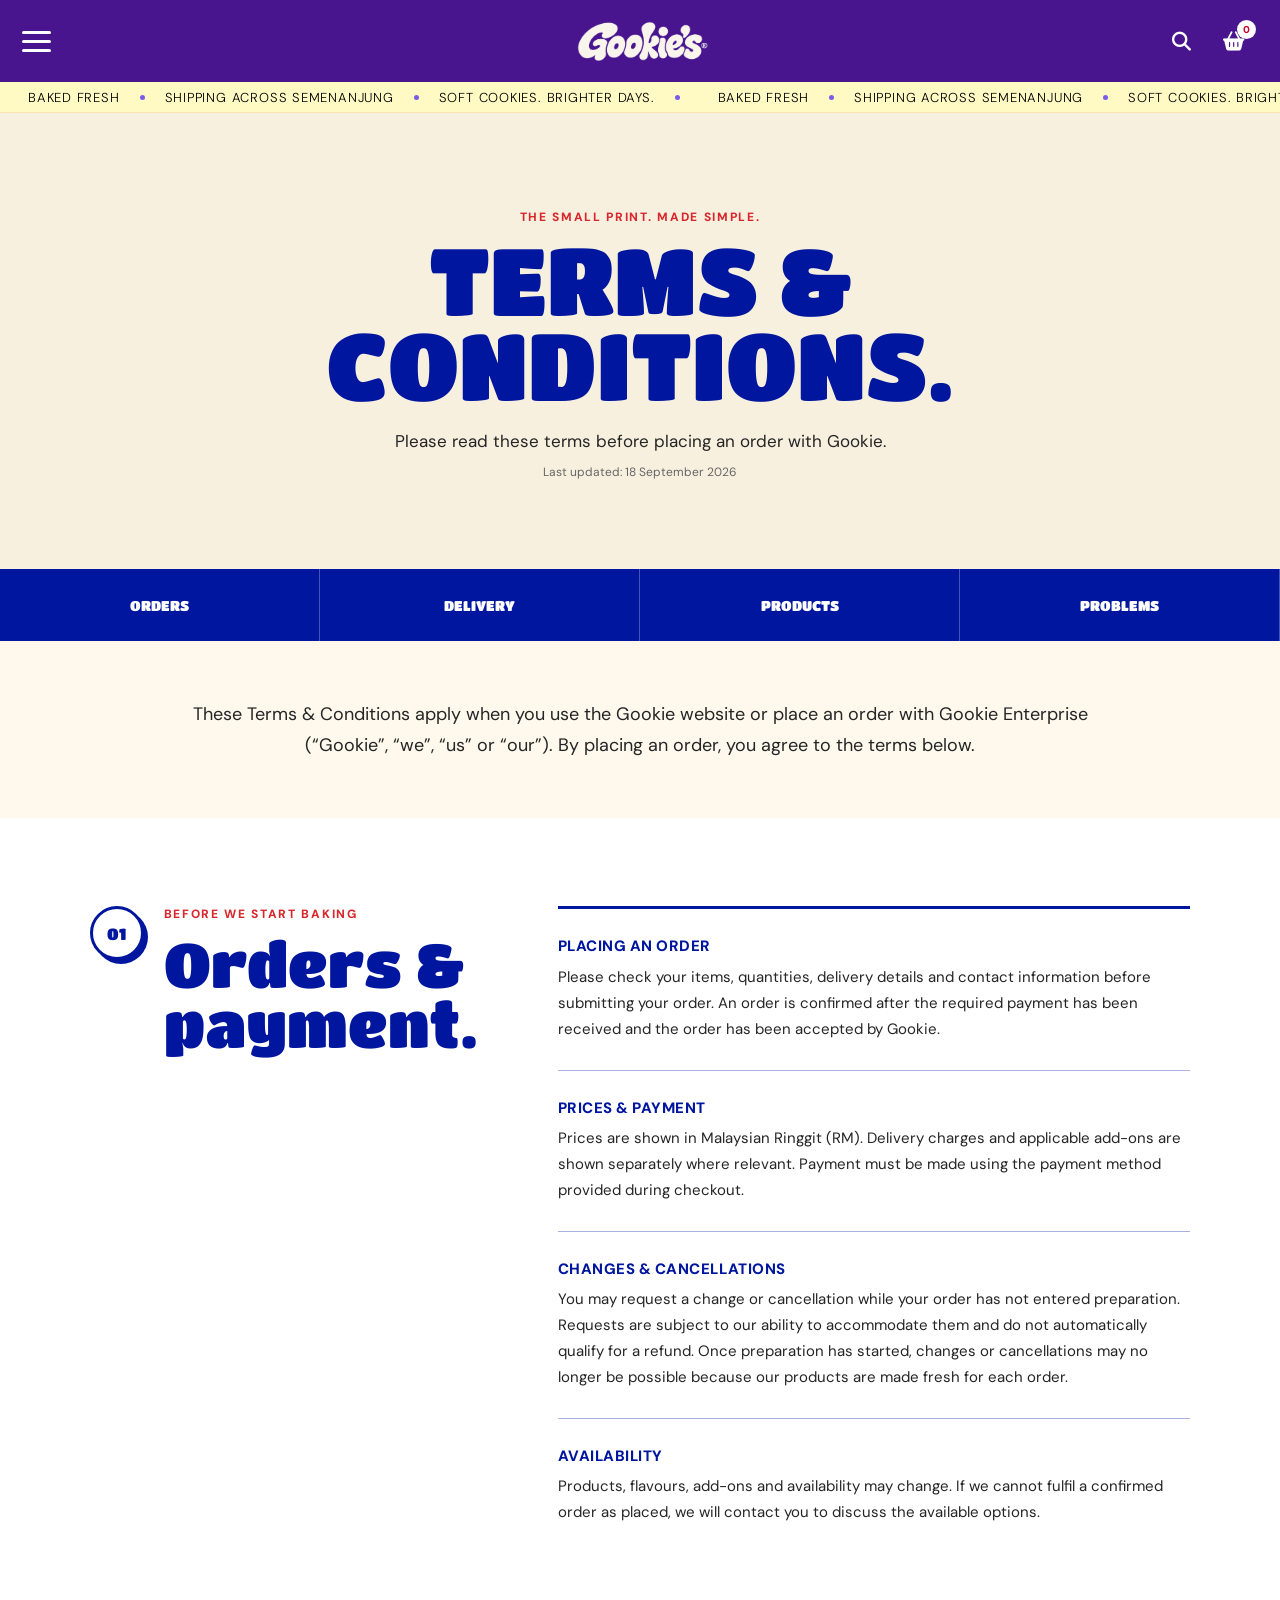
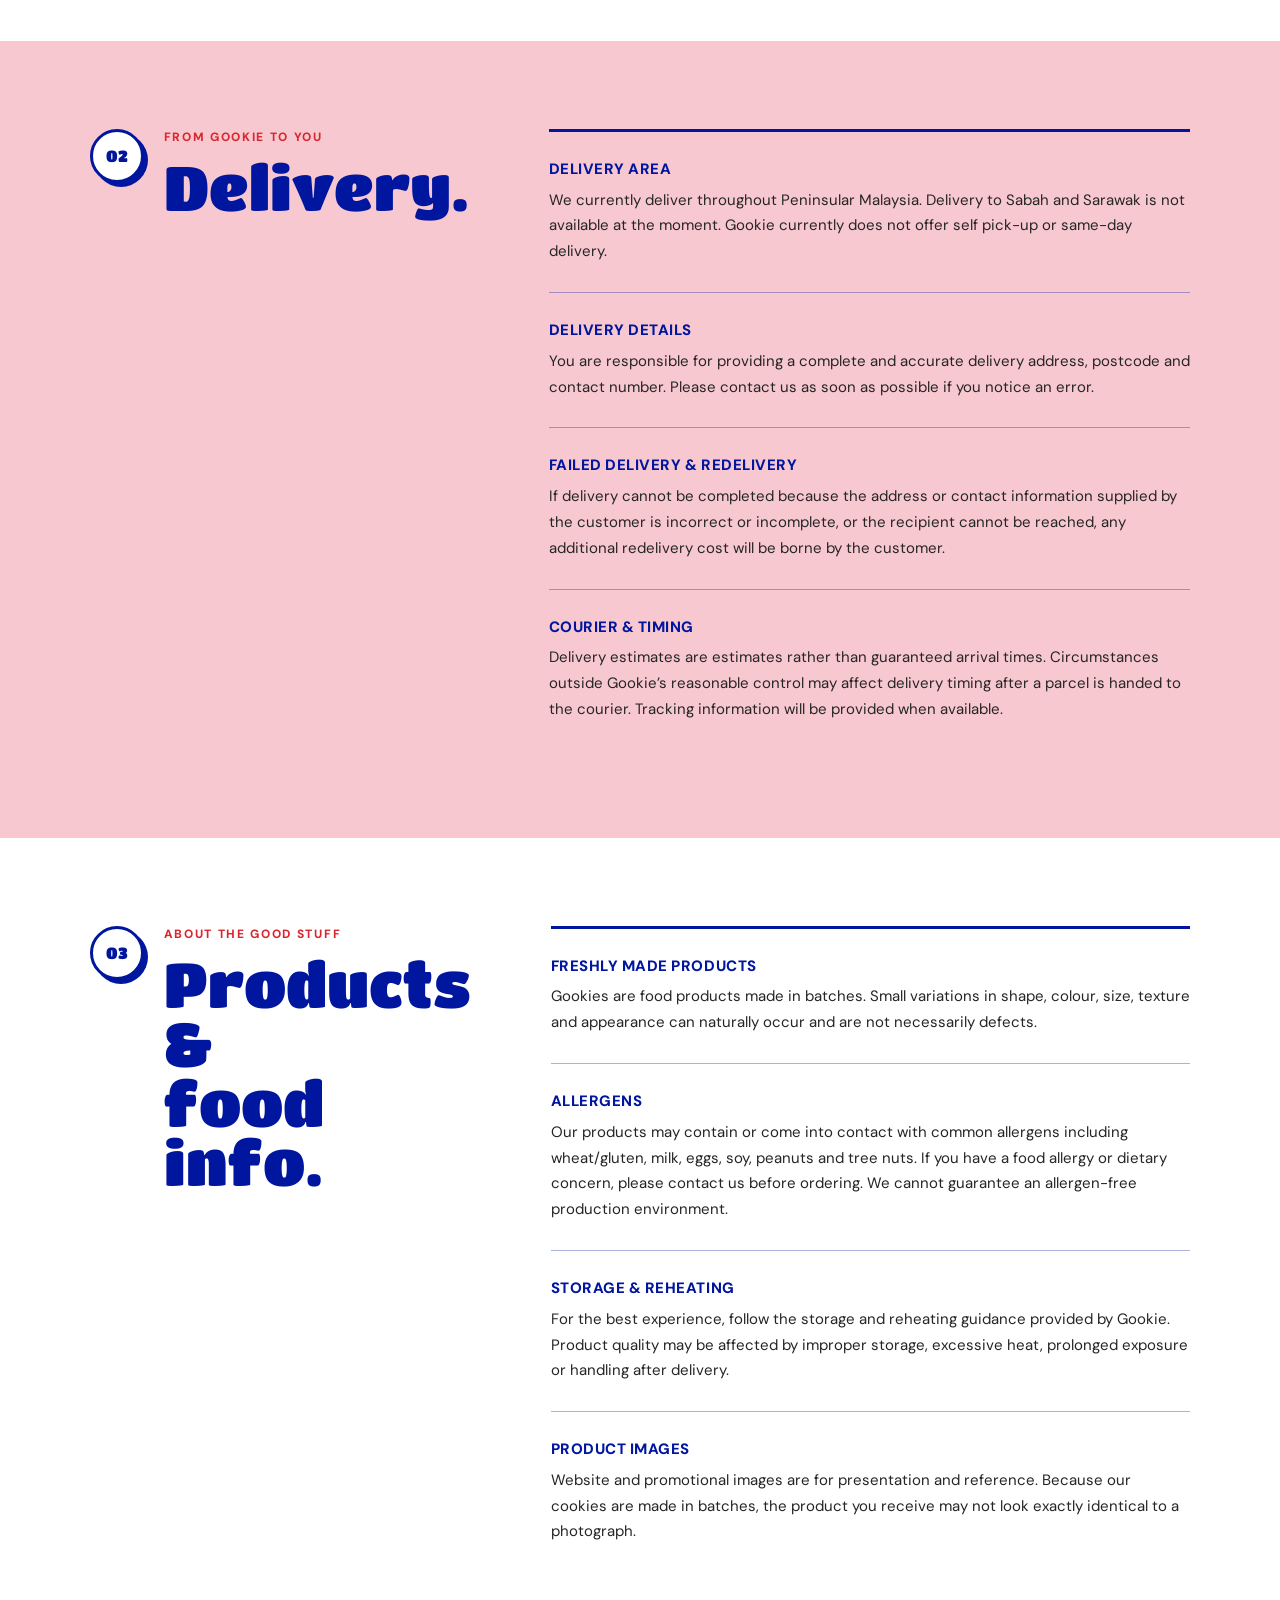
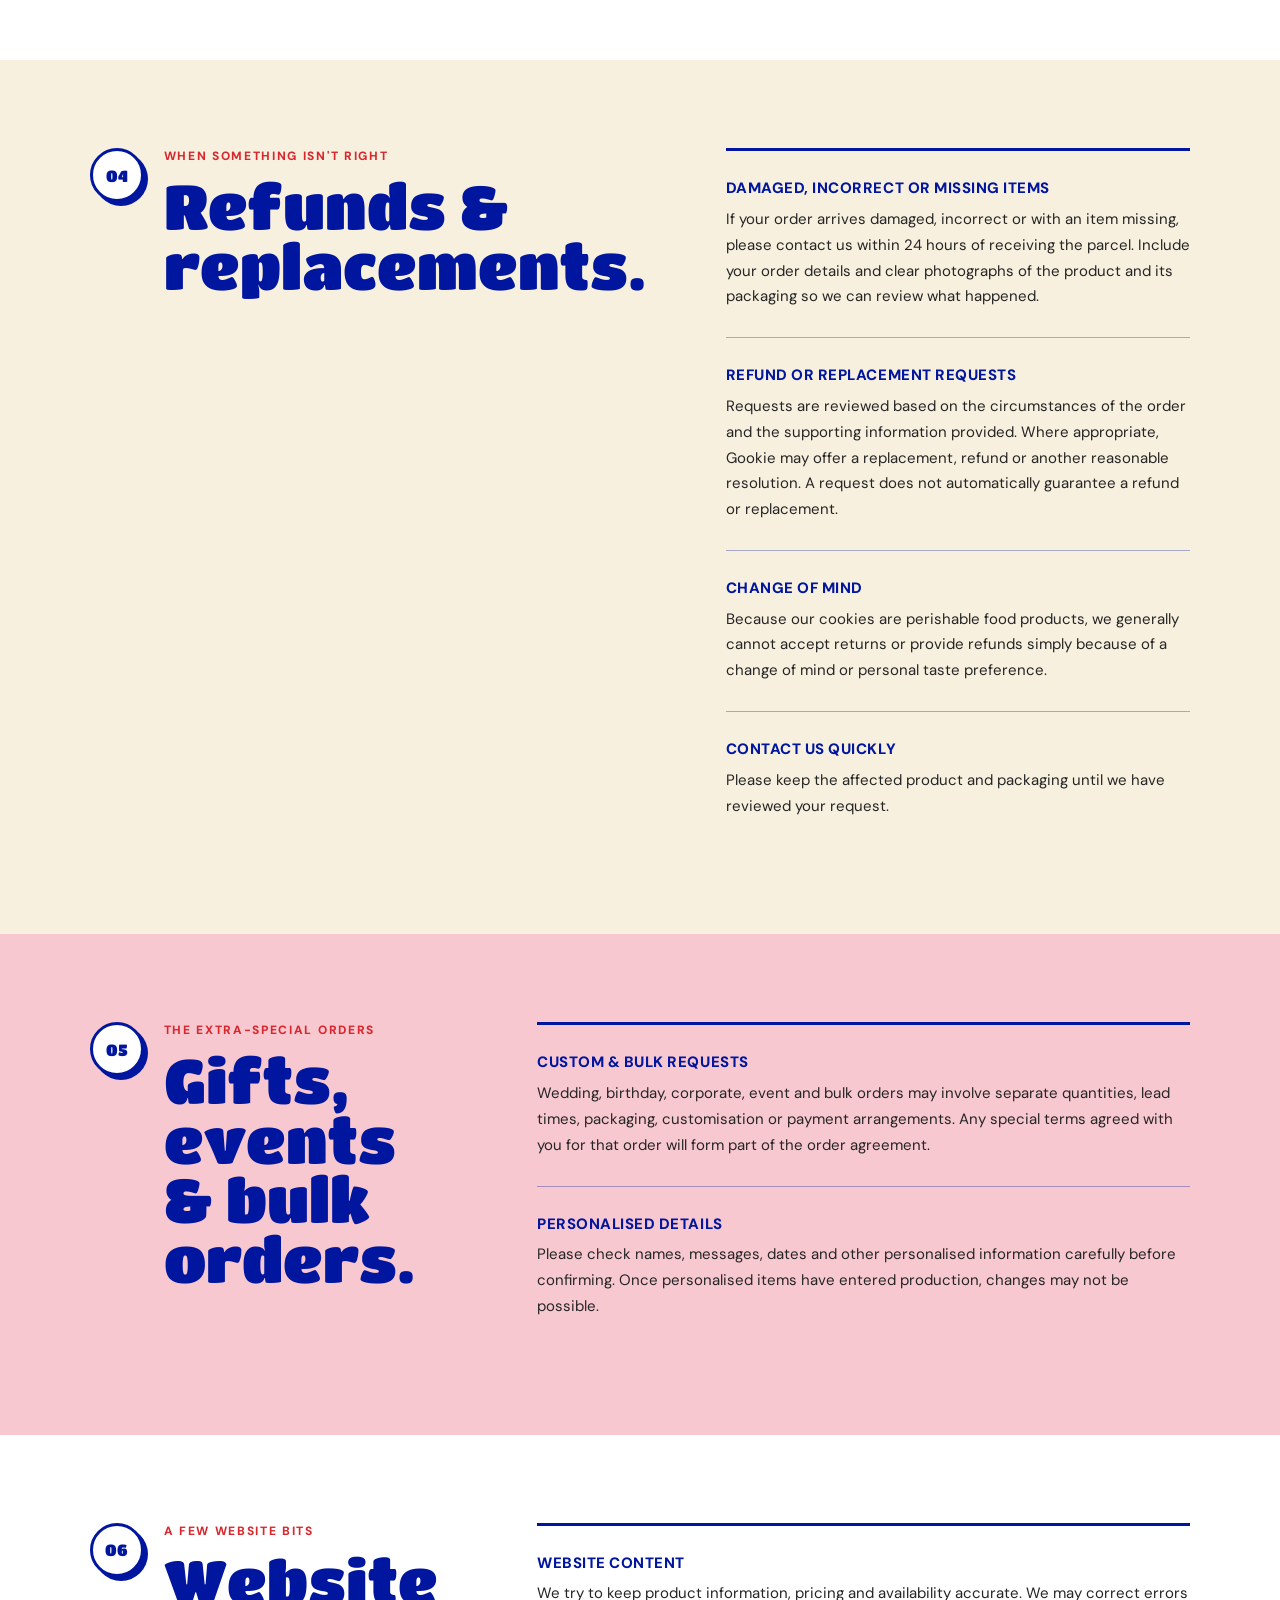
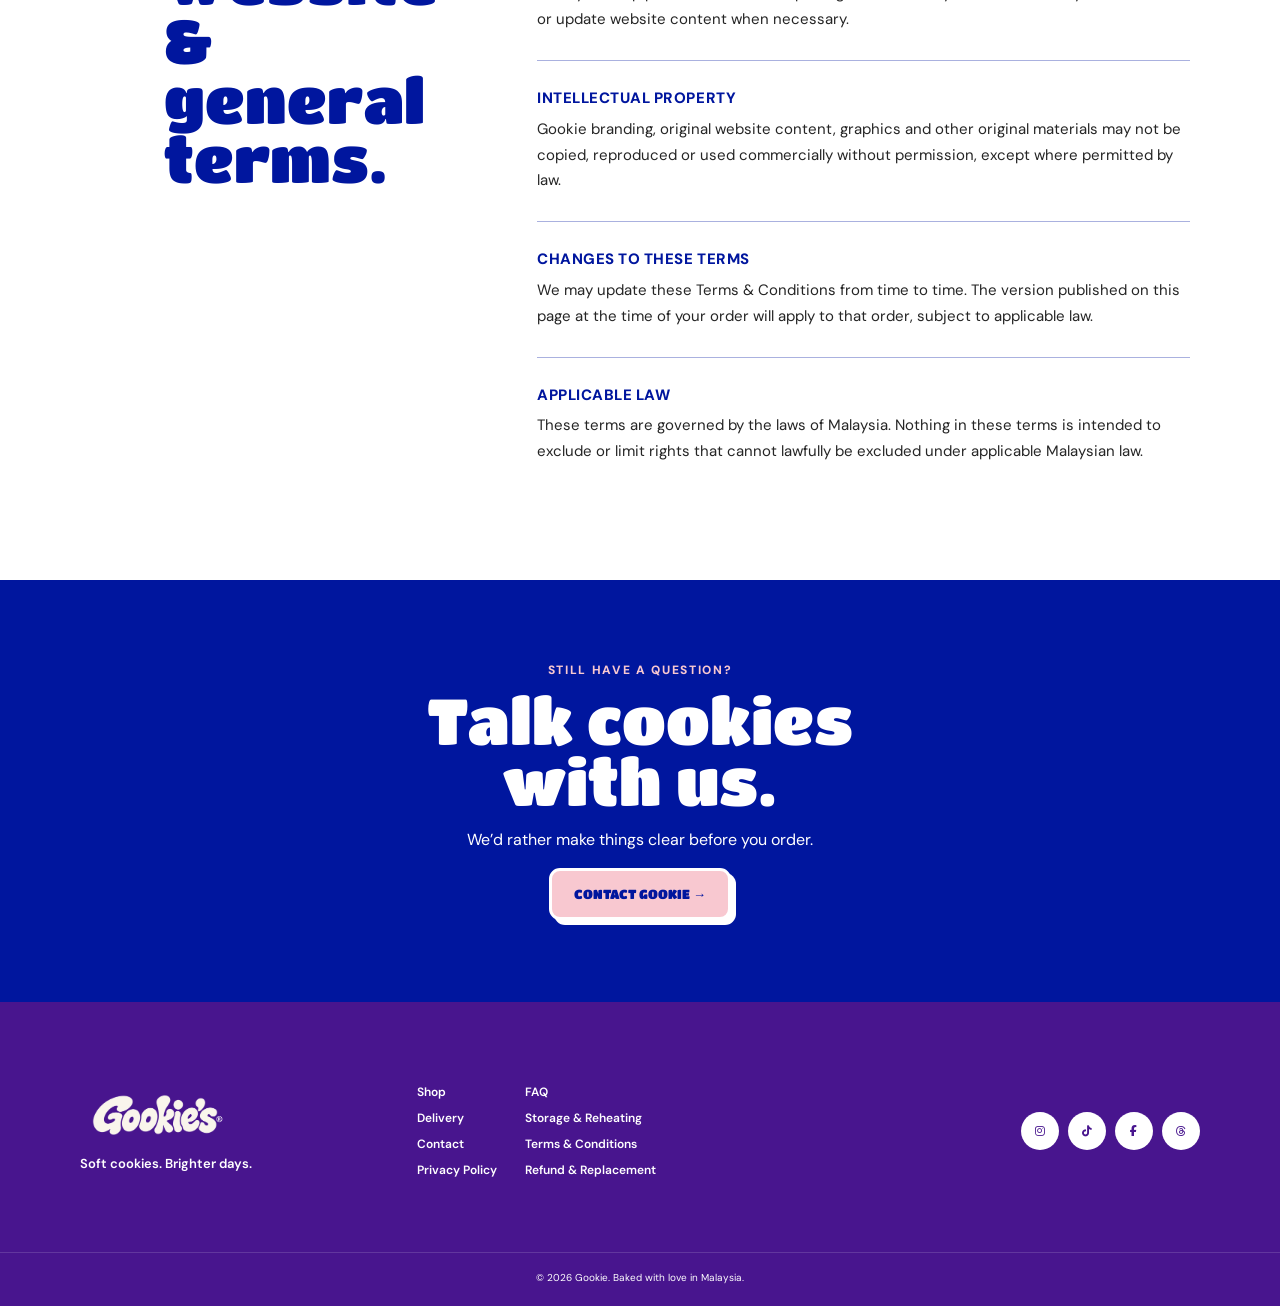
<file: terms.html>
<!DOCTYPE html>
<html lang="en">
<head>
  <meta charset="UTF-8">
  <meta name="viewport" content="width=device-width, initial-scale=1.0">
  <title>Terms & Conditions — Gookie</title>
  <meta name="description" content="Soft, chunky cookies baked fresh in small batches. Less sweet, big on comfort.">
  <link rel="preconnect" href="https://fonts.googleapis.com">
  <link rel="preconnect" href="https://fonts.gstatic.com" crossorigin>
  <link href="https://fonts.googleapis.com/css2?family=DM+Sans:wght@400;500;600;700;800&family=Titan+One&display=swap" rel="stylesheet">
  <link rel="stylesheet" href="style.css">
  <link rel="stylesheet" href="terms.css?v=1.0">

  <link
  rel="stylesheet"
  href="https://cdnjs.cloudflare.com/ajax/libs/font-awesome/6.7.2/css/all.min.css"
>
  
</head>
<body>

  <!-- ================= HEADER ================= -->
 <header class="site-header">

  <!-- HAMBURGER -->
  <button
    class="menu-btn"
    id="menu-open"
    type="button"
    aria-label="Open menu"
    aria-expanded="false"
  >
    <span></span>
    <span></span>
    <span></span>
  </button>


  <!-- LOGO -->
  <a href="index.html" class="brand" aria-label="Gookie home">
    <img src="logo.png" alt="Gookie">
  </a>


  <!-- RIGHT SIDE ICONS -->
  <div class="header-actions">

    <!-- SEARCH -->
    <button
      class="header-icon-btn search-btn"
      type="button"
      aria-label="Search"
    >
      <i class="fa-solid fa-magnifying-glass"></i>
    </button>


    <!-- CART / BASKET -->
    <button
      class="header-icon-btn cart-btn"
      type="button"
      aria-label="Open cart"
    >
      <i class="fa-solid fa-basket-shopping"></i>

      <span class="cart-count">
        0
      </span>
    </button>

  </div>

</header>

<!-- ================= SEARCH PANEL ================= -->
<div class="search-panel" id="search-panel">

  <div class="search-panel-inner">

    <input
      type="search"
      id="site-search-input"
      placeholder="Search Gookies..."
      aria-label="Search Gookies"
    >

    <div
  class="search-suggestions"
  id="search-suggestions"
></div>

    <button
      type="button"
      class="search-close-btn"
      id="search-close-btn"
      aria-label="Close search"
    >
      ×
    </button>

  </div>

</div>

<!-- ================= CART DRAWER ================= -->

<div class="cart-overlay" id="cart-overlay" hidden>

  <aside class="cart-drawer" id="cart-drawer">

    <div class="cart-header">
      <h2>YOUR GOOKIE CART</h2>

      <button
        type="button"
        class="cart-close-btn"
        id="cart-close-btn"
        aria-label="Close cart"
      >
        ×
      </button>
    </div>

    <div class="cart-body" id="cart-body">

      <div class="cart-empty" id="cart-empty">
        <p class="cart-empty-title">
          Your box is lonely.
        </p>

        <p>
          Add some Gookies to make it happier.
        </p>

        <a href="#build-box" class="cart-shop-btn" id="cart-shop-btn">
          BUILD A BOX
        </a>
      </div>

    </div>

  </aside>

</div>
  
  <!-- ================= MENU DRAWER ================= -->
<div class="menu-overlay" id="menu-overlay" hidden>

  <aside class="menu-panel" aria-label="Site menu">

    <button
      class="menu-close"
      id="menu-close"
      type="button"
      aria-label="Close menu"
    >
      ×
    </button>

    <p class="menu-title">MENU</p>

   <nav class="menu-links" aria-label="Main navigation">

  <a href="index.html">HOME</a>
  <a href="gookies.html">COOKIES</a>
  <a href="order.html">SHOP</a>
  <a href="goodies.html">GIFTS</a>
  <a href="about.html">ABOUT</a>
  <a href="contact.html">CONTACT</a>
  <a href="help.html">HELP</a>

</nav>

   <div class="menu-socials">
  <a href="https://www.instagram.com/gookie.my" target="_blank" rel="noopener noreferrer" aria-label="Gookie on Instagram"><i class="fa-brands fa-instagram"></i></a>
  <a href="https://www.tiktok.com/@gookie.my" target="_blank" rel="noopener noreferrer" aria-label="Gookie on TikTok"><i class="fa-brands fa-tiktok"></i></a>
  <a href="https://facebook.com/gookie.my" target="_blank" rel="noopener noreferrer" aria-label="Gookie on Facebook"><i class="fa-brands fa-facebook-f"></i></a>
  <a href="https://www.threads.com/@gookie.my" target="_blank" rel="noopener noreferrer" aria-label="Gookie on Threads"><i class="fa-brands fa-threads"></i></a>
</div>
  </aside>

</div>

  <!-- ================= ANNOUNCEMENT ================= -->
  <div class="announcement-bar">
  <div class="announcement-track">

    <div class="announcement-group">
      <span>BAKED FRESH</span><i>•</i>
      <span>SHIPPING ACROSS SEMENANJUNG</span><i>•</i>
      <span>SOFT COOKIES. BRIGHTER DAYS.</span><i>•</i>
    </div>

    <div class="announcement-group" aria-hidden="true">
      <span>BAKED FRESH</span><i>•</i>
      <span>SHIPPING ACROSS SEMENANJUNG</span><i>•</i>
      <span>SOFT COOKIES. BRIGHTER DAYS.</span><i>•</i>
    </div>

  </div>
</div>

  <main class="terms-page">
    <section class="legal-hero">
      <p class="legal-kicker">THE SMALL PRINT. MADE SIMPLE.</p>
      <h1>TERMS &amp;<br>CONDITIONS.</h1>
      <p>Please read these terms before placing an order with Gookie.</p>
      <span>Last updated: 18 September 2026</span>
    </section>

    <nav class="legal-jump" aria-label="Terms sections">
      <a href="#orders">ORDERS</a><a href="#delivery">DELIVERY</a>
      <a href="#products">PRODUCTS</a><a href="#problems">PROBLEMS</a>
    </nav>

    <section class="legal-intro"><p>These Terms &amp; Conditions apply when you use the Gookie website or place an order with Gookie Enterprise (“Gookie”, “we”, “us” or “our”). By placing an order, you agree to the terms below.</p></section>

    <section class="legal-section" id="orders">
      <div class="legal-heading"><span>01</span><div><p class="legal-kicker">BEFORE WE START BAKING</p><h2>Orders &amp;<br>payment.</h2></div></div>
      <div class="legal-copy">
        <h3>PLACING AN ORDER</h3><p>Please check your items, quantities, delivery details and contact information before submitting your order. An order is confirmed after the required payment has been received and the order has been accepted by Gookie.</p>
        <h3>PRICES &amp; PAYMENT</h3><p>Prices are shown in Malaysian Ringgit (RM). Delivery charges and applicable add-ons are shown separately where relevant. Payment must be made using the payment method provided during checkout.</p>
        <h3>CHANGES &amp; CANCELLATIONS</h3><p>You may request a change or cancellation while your order has not entered preparation. Requests are subject to our ability to accommodate them and do not automatically qualify for a refund. Once preparation has started, changes or cancellations may no longer be possible because our products are made fresh for each order.</p>
        <h3>AVAILABILITY</h3><p>Products, flavours, add-ons and availability may change. If we cannot fulfil a confirmed order as placed, we will contact you to discuss the available options.</p>
      </div>
    </section>

    <section class="legal-section legal-pink" id="delivery">
      <div class="legal-heading"><span>02</span><div><p class="legal-kicker">FROM GOOKIE TO YOU</p><h2>Delivery.</h2></div></div>
      <div class="legal-copy">
        <h3>DELIVERY AREA</h3><p>We currently deliver throughout Peninsular Malaysia. Delivery to Sabah and Sarawak is not available at the moment. Gookie currently does not offer self pick-up or same-day delivery.</p>
        <h3>DELIVERY DETAILS</h3><p>You are responsible for providing a complete and accurate delivery address, postcode and contact number. Please contact us as soon as possible if you notice an error.</p>
        <h3>FAILED DELIVERY &amp; REDELIVERY</h3><p>If delivery cannot be completed because the address or contact information supplied by the customer is incorrect or incomplete, or the recipient cannot be reached, any additional redelivery cost will be borne by the customer.</p>
        <h3>COURIER &amp; TIMING</h3><p>Delivery estimates are estimates rather than guaranteed arrival times. Circumstances outside Gookie’s reasonable control may affect delivery timing after a parcel is handed to the courier. Tracking information will be provided when available.</p>
      </div>
    </section>

    <section class="legal-section" id="products">
      <div class="legal-heading"><span>03</span><div><p class="legal-kicker">ABOUT THE GOOD STUFF</p><h2>Products &amp;<br>food info.</h2></div></div>
      <div class="legal-copy">
        <h3>FRESHLY MADE PRODUCTS</h3><p>Gookies are food products made in batches. Small variations in shape, colour, size, texture and appearance can naturally occur and are not necessarily defects.</p>
        <h3>ALLERGENS</h3><p>Our products may contain or come into contact with common allergens including wheat/gluten, milk, eggs, soy, peanuts and tree nuts. If you have a food allergy or dietary concern, please contact us before ordering. We cannot guarantee an allergen-free production environment.</p>
        <h3>STORAGE &amp; REHEATING</h3><p>For the best experience, follow the storage and reheating guidance provided by Gookie. Product quality may be affected by improper storage, excessive heat, prolonged exposure or handling after delivery.</p>
        <h3>PRODUCT IMAGES</h3><p>Website and promotional images are for presentation and reference. Because our cookies are made in batches, the product you receive may not look exactly identical to a photograph.</p>
      </div>
    </section>

    <section class="legal-section legal-cream" id="problems">
      <div class="legal-heading"><span>04</span><div><p class="legal-kicker">WHEN SOMETHING ISN'T RIGHT</p><h2>Refunds &amp;<br>replacements.</h2></div></div>
      <div class="legal-copy">
        <h3>DAMAGED, INCORRECT OR MISSING ITEMS</h3><p>If your order arrives damaged, incorrect or with an item missing, please contact us within 24 hours of receiving the parcel. Include your order details and clear photographs of the product and its packaging so we can review what happened.</p>
        <h3>REFUND OR REPLACEMENT REQUESTS</h3><p>Requests are reviewed based on the circumstances of the order and the supporting information provided. Where appropriate, Gookie may offer a replacement, refund or another reasonable resolution. A request does not automatically guarantee a refund or replacement.</p>
        <h3>CHANGE OF MIND</h3><p>Because our cookies are perishable food products, we generally cannot accept returns or provide refunds simply because of a change of mind or personal taste preference.</p>
        <h3>CONTACT US QUICKLY</h3><p>Please keep the affected product and packaging until we have reviewed your request.</p>
      </div>
    </section>

    <section class="legal-section legal-pink" id="gifts">
      <div class="legal-heading"><span>05</span><div><p class="legal-kicker">THE EXTRA-SPECIAL ORDERS</p><h2>Gifts, events<br>&amp; bulk orders.</h2></div></div>
      <div class="legal-copy">
        <h3>CUSTOM &amp; BULK REQUESTS</h3><p>Wedding, birthday, corporate, event and bulk orders may involve separate quantities, lead times, packaging, customisation or payment arrangements. Any special terms agreed with you for that order will form part of the order agreement.</p>
        <h3>PERSONALISED DETAILS</h3><p>Please check names, messages, dates and other personalised information carefully before confirming. Once personalised items have entered production, changes may not be possible.</p>
      </div>
    </section>

    <section class="legal-section" id="website">
      <div class="legal-heading"><span>06</span><div><p class="legal-kicker">A FEW WEBSITE BITS</p><h2>Website &amp;<br>general terms.</h2></div></div>
      <div class="legal-copy">
        <h3>WEBSITE CONTENT</h3><p>We try to keep product information, pricing and availability accurate. We may correct errors or update website content when necessary.</p>
        <h3>INTELLECTUAL PROPERTY</h3><p>Gookie branding, original website content, graphics and other original materials may not be copied, reproduced or used commercially without permission, except where permitted by law.</p>
        <h3>CHANGES TO THESE TERMS</h3><p>We may update these Terms &amp; Conditions from time to time. The version published on this page at the time of your order will apply to that order, subject to applicable law.</p>
        <h3>APPLICABLE LAW</h3><p>These terms are governed by the laws of Malaysia. Nothing in these terms is intended to exclude or limit rights that cannot lawfully be excluded under applicable Malaysian law.</p>
      </div>
    </section>

    <section class="legal-end"><p class="legal-kicker">STILL HAVE A QUESTION?</p><h2>Talk cookies<br>with us.</h2><p>We’d rather make things clear before you order.</p><a href="contact.html">CONTACT GOOKIE →</a></section>
  </main>

  <footer class="site-footer" id="footer">
    <div class="section-shell footer-grid">
      <div class="footer-brand">
        <img src="logo.png" alt="Gookie">
        <p>Soft cookies. Brighter days.</p>
      </div>

      <nav class="footer-links" aria-label="Footer navigation">
        <a href="order.html">Shop</a>
        <a href="help.html">FAQ</a>
        <a href="help.html#delivery">Delivery</a>
        <a href="help.html#storage">Storage &amp; Reheating</a>
        <a href="contact.html">Contact</a>
        <a href="terms.html">Terms &amp; Conditions</a>
        <a href="privacy.html">Privacy Policy</a>
        <a href="help.html#refund">Refund &amp; Replacement</a>
      </nav>

      <div class="footer-social" aria-label="Gookie social media">
        <a href="https://www.instagram.com/gookie.my" target="_blank" rel="noopener noreferrer" aria-label="Gookie on Instagram"><i class="fa-brands fa-instagram"></i></a>
        <a href="https://www.tiktok.com/@gookie.my" target="_blank" rel="noopener noreferrer" aria-label="Gookie on TikTok"><i class="fa-brands fa-tiktok"></i></a>
        <a href="https://facebook.com/gookie.my" target="_blank" rel="noopener noreferrer" aria-label="Gookie on Facebook"><i class="fa-brands fa-facebook-f"></i></a>
        <a href="https://www.threads.com/@gookie.my" target="_blank" rel="noopener noreferrer" aria-label="Gookie on Threads"><i class="fa-brands fa-threads"></i></a>
      </div>
    </div>

    <p class="footer-bottom">© 2026 Gookie. Baked with love in Malaysia.</p>
  </footer>

  <!-- Existing cookie carousel logic -->
  <script src="script.js"></script>

  <!-- Design A interactions -->
  <script>
    const menuOpen = document.getElementById("menu-open");
    const menuClose = document.getElementById("menu-close");
    const menuOverlay = document.getElementById("menu-overlay");

    function openMenu() {
      menuOverlay.hidden = false;
      requestAnimationFrame(() => menuOverlay.classList.add("is-open"));
      menuOpen.setAttribute("aria-expanded", "true");
      document.body.classList.add("menu-open");
    }

    function closeMenu() {
      menuOverlay.classList.remove("is-open");
      menuOpen.setAttribute("aria-expanded", "false");
      document.body.classList.remove("menu-open");
      setTimeout(() => { menuOverlay.hidden = true; }, 220);
    }

    menuOpen.addEventListener("click", openMenu);
    menuClose.addEventListener("click", closeMenu);
    menuOverlay.addEventListener("click", (event) => {
      if (event.target === menuOverlay) closeMenu();
    });
    document.querySelectorAll(".menu-links a").forEach((link) => link.addEventListener("click", closeMenu));

  const promoSlides = [...document.querySelectorAll("[data-promo-slide]")];
const promoDots = [...document.querySelectorAll("[data-promo-dot]")];
const promoPrevious = document.querySelector(".promo-arrow-left");
const promoNext = document.querySelector(".promo-arrow-right");

let promoIndex = 0;
let promoTimer;

function showPromo(index) {
  promoIndex = (index + promoSlides.length) % promoSlides.length;

  promoSlides.forEach((slide, i) => {
    slide.classList.toggle("is-active", i === promoIndex);
  });

  promoDots.forEach((dot, i) => {
    dot.classList.toggle("is-active", i === promoIndex);
  });
}

function startPromoTimer() {
  clearInterval(promoTimer);

  promoTimer = setInterval(() => {
    showPromo(promoIndex + 1);
  }, 5000);
}

promoPrevious.addEventListener("click", () => {
  showPromo(promoIndex - 1);
  startPromoTimer();
});

promoNext.addEventListener("click", () => {
  showPromo(promoIndex + 1);
  startPromoTimer();
});

promoDots.forEach((dot, index) => {
  dot.addEventListener("click", () => {
    showPromo(index);
    startPromoTimer();
  });
});

startPromoTimer();

    /* Automatically mirror the Monthly Wonder item from your existing cookieLineup array. */
    try {
      const monthlyWonder =
        cookieLineup.find((cookie) => cookie.sticker === "MONTHLY WONDER") ||
        cookieLineup[cookieLineup.length - 1];

      if (monthlyWonder) {
        const name = document.getElementById("monthly-hero-name");
        const image = document.getElementById("monthly-hero-image");
        const description = document.getElementById("monthly-hero-description");

        name.innerHTML = monthlyWonder.name.trim().split(/\s+/).join("<br>");
        image.src = monthlyWonder.image;
        image.alt = monthlyWonder.name + " Monthly Wonder cookie";
        description.textContent = monthlyWonder.description;
      }
    } catch (error) {
      console.log("Monthly Wonder hero is using its HTML fallback.");
    }

/* ----------------------------------------
   SEARCH PANEL
---------------------------------------- */

const searchButton = document.querySelector(".search-btn");
const searchPanel = document.getElementById("search-panel");
const searchInput = document.getElementById("site-search-input");
const searchCloseButton = document.getElementById("search-close-btn");

searchButton.addEventListener("click", () => {
  searchPanel.classList.toggle("is-open");

  if (searchPanel.classList.contains("is-open")) {
    setTimeout(() => {
      searchInput.focus();
    }, 150);
  }
});

searchCloseButton.addEventListener("click", () => {
  searchPanel.classList.remove("is-open");
});

/* ----------------------------------------
   SEARCH COOKIE BY NAME
---------------------------------------- */

searchInput.addEventListener("keydown", (event) => {
  if (event.key !== "Enter") return;

  const keyword = searchInput.value
    .trim()
    .toLowerCase();

  if (!keyword) return;

  const foundIndex = cookieLineup.findIndex((cookie) =>
    cookie.name.toLowerCase().includes(keyword)
  );

  if (foundIndex === -1) {
    alert("Cookie not found.");
    return;
  }

  currentCookieIndex = foundIndex;
  showCookie(currentCookieIndex);

  document
    .getElementById("cookie-lineup")
    .scrollIntoView({
      behavior: "smooth"
    });

  searchPanel.classList.remove("is-open");
});

/* ----------------------------------------
   SEARCH SUGGESTIONS
---------------------------------------- */

const searchSuggestions =
  document.getElementById("search-suggestions");

function openCookieFromSearch(index) {
  currentCookieIndex = index;
  showCookie(currentCookieIndex);

  document
    .getElementById("cookie-lineup")
    .scrollIntoView({
      behavior: "smooth"
    });

  searchPanel.classList.remove("is-open");
  searchSuggestions.classList.remove("is-open");
  searchInput.value = "";
}

searchInput.addEventListener("input", () => {

  const keyword =
    searchInput.value
      .trim()
      .toLowerCase();

  searchSuggestions.innerHTML = "";

  if (!keyword) {
    searchSuggestions.classList.remove("is-open");
    return;
  }

  const matches = cookieLineup
    .map((cookie, index) => ({
      cookie,
      index
    }))
    .filter(({ cookie }) =>
      cookie.name
        .toLowerCase()
        .includes(keyword)
    );

  if (matches.length === 0) {
    searchSuggestions.classList.remove("is-open");
    return;
  }

  matches.forEach(({ cookie, index }) => {

    const button =
      document.createElement("button");

    button.type = "button";
    button.className =
      "search-suggestion-item";

    button.textContent =
      cookie.name;

    button.addEventListener("click", () => {
      openCookieFromSearch(index);
    });

    searchSuggestions.appendChild(button);
  });

  searchSuggestions.classList.add("is-open");
});

/* ----------------------------------------
   CART DRAWER
---------------------------------------- */

const cartButton =
  document.querySelector(".cart-btn");

const cartOverlay =
  document.getElementById("cart-overlay");

const cartCloseButton =
  document.getElementById("cart-close-btn");

const cartShopButton =
  document.getElementById("cart-shop-btn");


function openCart() {

  cartOverlay.hidden = false;

  requestAnimationFrame(() => {
    cartOverlay.classList.add("is-open");
  });

  document.body.classList.add("cart-open");
}


function closeCart() {

  cartOverlay.classList.remove("is-open");

  document.body.classList.remove("cart-open");

  setTimeout(() => {
    cartOverlay.hidden = true;
  }, 280);
}


cartButton.addEventListener("click", openCart);

cartCloseButton.addEventListener("click", closeCart);


cartOverlay.addEventListener("click", (event) => {

  if (event.target === cartOverlay) {
    closeCart();
  }

});


cartShopButton.addEventListener("click", () => {
  closeCart();
});
    
  </script>

</body>
</html>
</file>
<file: style.css>
/* ========================================
   GOOKIE — DESIGN A / CLEAN BUILD
======================================== */


:root {
  --blue: #48158E;
  --red: #7B5CE7;
  --pink: #C9B3FF;
  --cream: #FFF9ED;
  --white: #FFFFFF;
  --black: #1A1A1A;
  --yellow: #FFF3A5;

  --purple-dark: #48158E;
  --purple: #7B5CE7;
  --lavender: #C9B3FF;

  --line: rgba(72, 21, 142, 0.12);
  --header-height: 82px;
}



* { box-sizing: border-box; }
html { scroll-behavior: smooth; }
html, body { margin: 0; padding: 0; }
body {
   font-family: "DM Sans", sans-serif;
  color: var(--blue);
  background-color: #FFF9ED;
  background-repeat: no-repeat;
  background-position: center;
  background-size: cover;
  background-attachment: fixed;
}
}
body.menu-open { overflow: hidden; }
img { max-width: 100%; }
button, input { font: inherit; }
a { color: inherit; }
button, a { -webkit-tap-highlight-color: transparent; }
.sr-only {
  position: absolute;
  width: 1px;
  height: 1px;
  padding: 0;
  margin: -1px;
  overflow: hidden;
  clip: rect(0,0,0,0);
  white-space: nowrap;
  border: 0;
}
.section-shell { width: min(100% - 44px, 1120px); margin: 0 auto; }

/* BUTTONS */
.btn {
  display: inline-flex;
  align-items: center;
  justify-content: center;
  min-height: 48px;
  padding: 13px 24px;
  border: 0;
  border-radius: 999px;
  text-decoration: none;
  font-size: 13px;
  font-weight: 800;
  line-height: 1;
  cursor: pointer;
  transition: transform .18s ease, box-shadow .18s ease;
}
.btn:hover { transform: translateY(-2px); }
.btn-red { background: var(--red); color: var(--white); }
.btn-red:hover { box-shadow: 0 7px 0 rgba(0,22,158,.10); }

/* HEADER */
.site-header {
  position: sticky;
  top: 0;
  z-index: 1000;
  height: var(--header-height);
  display: grid;
  grid-template-columns: 56px 1fr 56px;
  align-items: center;
  padding: 0 22px;
  background: var(--blue);
}
.brand { justify-self: center; display: flex; align-items: center; justify-content: center; }
.brand img {
  display: block;
  width: 150px;
  max-height: 58px;
  object-fit: contain;
}
.menu-btn, .cart-btn {
  width: 48px;
  height: 48px;
  padding: 0;
  border: 0;
  background: transparent;
  color: var(--white);
  cursor: pointer;
}
.menu-btn { display: flex; flex-direction: column; align-items: flex-start; justify-content: center; gap: 6px; }
.menu-btn span { display: block; width: 29px; height: 3px; border-radius: 999px; background: var(--white); }
.cart-btn { position: relative; justify-self: end; display: grid; place-items: center; }
.cart-btn svg { width: 33px; height: 33px; }
.cart-count {
  position: absolute;
  top: 1px;
  right: 0;
  min-width: 22px;
  height: 22px;
  display: grid;
  place-items: center;
  padding: 0 5px;
  border-radius: 999px;
  font-size: 11px;
  font-weight: 800;
}

/* ========================================
   MENU DRAWER
======================================== */

.menu-overlay {
  position: fixed;
  inset: 0;

  z-index: 1500;

  background: rgba(0, 22, 158, 0.20);

  opacity: 0;

  transition: opacity 0.22s ease;
}

.menu-overlay.is-open {
  opacity: 1;
}


.menu-panel {
  width: min(88vw, 430px);
  height: 100%;

  padding: 28px 34px 40px;

  display: flex;
  flex-direction: column;

  background: var(--cream);

  transform: translateX(-100%);

  transition: transform 0.22s ease;
}

.menu-overlay.is-open .menu-panel {
  transform: translateX(0);
}


/* CLOSE */

.menu-close {
  width: 48px;
  height: 48px;

  display: grid;
  place-items: center;

  padding: 0;

  border: 0;
  background: transparent;

  color: var(--blue);

  font-family: "DM Sans", sans-serif;
  font-size: 48px;
  font-weight: 300;
  line-height: 1;

  cursor: pointer;
}


/* TITLE */

.menu-title {
  margin: 42px 0 24px;

  font-family: "Titan One", sans-serif;
  font-size: 22px;
  font-weight: 400;

  color: var(--blue);
}


/* LINKS */

.menu-links {
  display: flex;
  flex-direction: column;

  gap: 8px;
}

.menu-links a {
  display: block;

  padding: 8px 0;

  color: var(--blue);

  font-family: "Titan One", sans-serif;
  font-size: clamp(34px, 8vw, 48px);
  font-weight: 400;
  line-height: 1.05;

  text-decoration: none;

  transition:
    color 0.18s ease,
    transform 0.18s ease;
}

.menu-links a:hover {
  color: var(--red);

  transform: translateX(4px);
}


/* SOCIALS */

.menu-socials {
  margin-top: auto;

  display: flex;
  flex-wrap: wrap;

  gap: 9px;
}

.menu-socials a {
  min-height: 38px;

  display: inline-flex;
  align-items: center;
  justify-content: center;

  padding: 0 15px;

  border: 1.5px solid var(--blue);
  border-radius: 999px;

  color: var(--blue);

  font-size: 10px;
  font-weight: 800;
  letter-spacing: 0.04em;

  text-decoration: none;

  transition:
    background 0.18s ease,
    color 0.18s ease;
}

.menu-socials a:hover {
  background: var(--blue);
  color: var(--white);
}


/* MOBILE */

@media (max-width: 700px) {

  .menu-panel {
    width: 88vw;
    max-width: 390px;

    padding:
      24px
      28px
      32px;
  }

  .menu-title {
    margin-top: 34px;

    font-size: 18px;
  }

  .menu-links a {
    font-size: clamp(32px, 10vw, 43px);
  }

}

/* ANNOUNCEMENT */
.announcement-bar { overflow: hidden; background: #FFF9C4; border-bottom: 1px solid rgba(217,39,46,.10); }
.announcement-track {
  min-height: 30px;
  display: flex;
  align-items: center;
  justify-content: center;
  gap: 18px;
  padding: 8px 18px;
  white-space: nowrap;
  font-size: 10px;
  font-weight: 1000;
  letter-spacing: .09em;
   color: #000000;
}
.announcement-track i { color: #000000; font-style: normal; }

/* PROMO HERO */
.promo-hero { position: relative; min-height: 590px; overflow: hidden; background: var(--white); }
.promo-slide {
  width: min(100% - 120px, 1120px);
  min-height: 590px;
  margin: 0 auto;
  padding: 54px 0 74px;
  display: none;
  grid-template-columns: .92fr 1.08fr;
  align-items: center;
  gap: 42px;
}
.promo-slide.is-active {
  display: grid;
  animation: promoSlideLeft .55s cubic-bezier(.22,.61,.36,1);
}

@keyframes promoSlideLeft {
  from {
    opacity: 0;
    transform: translateX(70px);
  }

  to {
    opacity: 1;
    transform: translateX(0);
  }
}
.promo-copy { position: relative; z-index: 2; }
.promo-kicker { margin: 0 0 12px; font-size: 12px; font-weight: 900; letter-spacing: .16em; }
.promo-copy h1, .promo-copy h2 {
  margin: 0;
  font-family: "Titan One", sans-serif;
  font-size: clamp(70px, 8vw, 116px);
  font-weight: 400;
  line-height: .84;
  letter-spacing: -.035em;
}

.promo-description { max-width: 380px; margin: 24px 0 27px; font-size: 18px; font-weight: 500; line-height: 1.45; }
.promo-visual { position: relative; min-height: 440px; display: grid; place-items: center; }
.promo-visual > img {
  display: block;
  width: min(125%, 650px);
  max-width: none;
  max-height: 510px;
  object-fit: contain;
}
.promo-blob {
   display: none;
  position: absolute;
  top: 36px;
  right: 10px;
  z-index: 3;
  width: 112px;
  aspect-ratio: 1;
  place-items: center;
  padding: 16px;
  border-radius: 44% 56% 48% 52% / 54% 46% 54% 46%;
  background: var(--pink);
  font-family: "Titan One", sans-serif;
  font-size: 20px;
  line-height: .95;
  text-align: center;
  transform: rotate(6deg);
}
.promo-stack { position: relative; display: block; min-height: 450px; width: 100%; }
.promo-stack img { position: absolute; width: min(58%, 350px); filter: drop-shadow(0 18px 20px rgba(43,28,13,.12)); }
.promo-stack img:nth-child(1) { left: 8%; top: 5%; transform: rotate(-9deg); }
.promo-stack img:nth-child(2) { right: 8%; top: 23%; transform: rotate(9deg); }
.promo-stack img:nth-child(3) { left: 25%; bottom: 0; transform: rotate(-2deg); }
.promo-arrow {
  position: absolute;
  top: 50%;
  width: 48px;
  height: 48px;
  display: grid;
  place-items: center;
  padding: 0;
  border: 0;
  border-radius: 50%;
  background: var(--pink);
  color: var(--blue);
  font-size: 36px;
  line-height: 1;
  cursor: pointer;
  transform: translateY(-50%);
  z-index: 5;
}
.promo-arrow-left { left: 24px; }
.promo-arrow-right { right: 24px; }
.promo-dots { position: absolute; left: 50%; bottom: 24px; display: flex; gap: 9px; transform: translateX(-50%); }
.promo-dots button { width: 10px; height: 10px; padding: 0; border: 0; border-radius: 50%; background: rgba(248,200,208,.8); cursor: pointer; }
.promo-dots button.is-active { background: var(--blue); }
/* =========================================
   NEW GOOKIE PROMO LOOK
   ========================================= */

.promo-hero {
  background: transparent;
}

/* Yellow carousel buttons */
.promo-arrow {
  background: var(--pink);
  color: var(--blue);
}

/* Carousel dots */
.promo-dots button {
  background: rgba(0, 61, 184, 0.20);
}

.promo-dots button.is-active {
  background: var(--blue);
}

/* STORY */
.story-section { background: transparent; }
.story-grid {
  min-height: 500px;
  display: grid;
  grid-template-columns: .9fr 1.1fr;
  align-items: center;
  gap: 50px;
  padding-top: 70px;
  padding-bottom: 70px;
}
.story-copy h2 {
  margin: 0;
  font-family: "Titan One", sans-serif;
  font-size: clamp(48px, 6vw, 78px);
  font-weight: 400;
  line-height: .88;
  letter-spacing: -.03em;
}
.story-copy p { max-width: 430px; margin: 24px 0 22px; font-size: 17px; font-weight: 500; line-height: 1.55; }
.text-link, .lineup-link {
  display: inline-block;
  padding-bottom: 3px;
  border-bottom: 2px solid currentColor;
  text-decoration: none;
  font-size: 12px;
  font-weight: 800;
  letter-spacing: .06em;
}
.story-cookies { position: relative; min-height: 370px; }
.story-cookie { position: absolute; width: min(56%, 320px); filter: drop-shadow(0 16px 18px rgba(42,29,16,.12)); }
.story-cookie-a { left: 9%; top: 8%; transform: rotate(-9deg); }
.story-cookie-b { right: 8%; top: 17%; transform: rotate(9deg); }
.story-cookie-c { left: 32%; bottom: 0; transform: rotate(-1deg); }

/* SECTION HEADING */
.section-heading { text-align: center; }
.section-heading > p { margin: 0 0 8px; font-size: 11px; font-weight: 800; letter-spacing: .15em; }
.section-heading h2 {
  margin: 0;
  font-family: "Titan One", sans-serif;
  font-size: clamp(46px, 5vw, 68px);
  font-weight: 400;
  line-height: 1;
  letter-spacing: -.025em;
}

/* COOKIE LINEUP */
.lineup-section { background: transparent; }
.lineup-shell { padding-top: 74px; padding-bottom: 76px; }
.cookie-feature { width: min(100%, 720px); margin: 26px auto 0; text-align: center; }
.cookie-stage { position: relative; min-height: 390px; display: grid; place-items: center; }
.cookie-visual { position: relative; width: min(64vw, 420px); }
.cookie-image {
  display: block;
  width: 100%;
  height: auto;
  object-fit: contain;
  filter: drop-shadow(0 18px 18px rgba(50,34,17,.12));
}

.cookie-image.is-changing {
  opacity: 0;
}

.cookie-image.is-entering {
  animation: cookieSlideLeft .5s cubic-bezier(.22,.61,.36,1);
}

@keyframes cookieSlideLeft {
  from {
    opacity: 0;
    transform: translateX(70px);
  }

  to {
    opacity: 1;
    transform: translateX(0);
  }
}
.cookie-arrow {
  position: absolute;
  top: 50%;
  width: 48px;
  height: 48px;
  display: grid;
  place-items: center;
  padding: 0;
  border: 0;
  border-radius: 50%;
  background: var(--pink);
  color: var(--blue);
  font-size: 36px;
  line-height: 1;
  cursor: pointer;
  transform: translateY(-50%);
  z-index: 3;
}
.cookie-arrow-left { left: 0; }
.cookie-arrow-right { right: 0; }
.cookie-sticker { display: none; }
.cookie-info { margin-top: 10px; }
.cookie-info h2 {
  margin: 0;
  font-family: "Titan One", sans-serif;
  font-size: clamp(30px, 4vw, 44px);
  font-weight: 400;
  line-height: 1;
  transition: opacity .18s ease, transform .18s ease;
}
.cookie-info p { display: none; }
.cookie-info h2.is-changing {
  opacity: 0;
}

.cookie-info h2.is-entering {
  animation: cookieTitleSlideLeft .5s cubic-bezier(.22,.61,.36,1);
}

@keyframes cookieTitleSlideLeft {
  from {
    opacity: 0;
    transform: translateX(45px);
  }

  to {
    opacity: 1;
    transform: translateX(0);
  }
}
.lineup-link { margin-top: 26px; }


/* GUIDE */
.guide-section { background: transparent; border-top: 1px solid var(--line); border-bottom: 1px solid var(--line); }
.guide-section .section-shell { padding-top: 60px; padding-bottom: 58px; }
.guide-heading h2 { font-size: clamp(38px, 4.5vw, 56px); }
.guide-grid { margin-top: 40px; display: grid; grid-template-columns: repeat(4, 1fr); }
.guide-item { padding: 0 24px; text-align: center; }
.guide-item + .guide-item { border-left: 1px solid var(--line); }
.guide-icon {
  width: 150px;
  height: 150px;
  margin: 0 auto 16px;

  display: flex;
  align-items: center;
  justify-content: center;

  background: transparent;
  border-radius: 0;
}
.guide-icon img {
  display: block;
  width: 100%;
  height: 100%;
  object-fit: contain;
}
.guide-item h3 { margin: 0; font-size: 14px; font-weight: 800; }
.guide-item p { margin: 5px 0 0; font-size: 13px; font-weight: 500; line-height: 1.35; }
.guide-payoff { margin: 38px 0 0; text-align: center; font-family: "Titan One", sans-serif; font-size: 22px; }

/* BUILD YOUR BOX */
.build-section { background: var(--cream); }
.build-grid {
  min-height: 470px;
  display: grid;
  grid-template-columns: .95fr 1.05fr;
  align-items: center;
  gap: 45px;
  padding-top: 64px;
  padding-bottom: 64px;
}
.build-kicker { margin: 0 0 8px; font-size: 11px; font-weight: 800; letter-spacing: .14em; }
.build-copy h2 {
  margin: 0;
  font-family: "Titan One", sans-serif;
  font-size: clamp(50px, 6vw, 80px);
  font-weight: 400;
  line-height: .9;
  letter-spacing: -.03em;
}
.build-copy > p:not(.build-kicker) { margin: 18px 0 24px; font-size: 17px; font-weight: 500; }
.build-cookies { position: relative; min-height: 350px; }
.build-cookies img { position: absolute; width: min(48%, 280px); filter: drop-shadow(0 14px 16px rgba(47,32,16,.11)); }
.build-cookies img:nth-child(1) { left: 0; top: 5%; transform: rotate(-9deg); }
.build-cookies img:nth-child(2) { right: 0; top: 2%; transform: rotate(8deg); }
.build-cookies img:nth-child(3) { left: 8%; bottom: 0; transform: rotate(7deg); }
.build-cookies img:nth-child(4) { right: 8%; bottom: 0; transform: rotate(-6deg); }

/* COOKIE CLUB */
.club-section { background: var(--pink); }
.club-grid {
  min-height: 300px;
  display: grid;
  grid-template-columns: .9fr 1.1fr;
  align-items: center;
  gap: 55px;
  padding-top: 52px;
  padding-bottom: 52px;
}
.club-copy > p { margin: 0 0 7px; font-size: 10px; font-weight: 800; letter-spacing: .14em; }
.club-copy h2 { margin: 0; font-family: "Titan One", sans-serif; font-size: clamp(38px, 4vw, 55px); font-weight: 400; line-height: .92; }
.club-copy span { display: block; max-width: 420px; margin-top: 15px; font-size: 14px; font-weight: 500; line-height: 1.45; }
.club-form { display: grid; grid-template-columns: 1fr auto; gap: 10px; }
.club-form input {
  min-height: 50px;
  padding: 0 18px;
  border: 0;
  border-radius: 999px;
  outline: none;
  background: var(--white);
  color: var(--blue);
  font-size: 14px;
}
.club-form input::placeholder { color: rgba(0,22,158,.45); }

/* FOOTER */
.site-footer { background: var(--blue); color: var(--white); }
.footer-grid {
  min-height: 250px;
  display: grid;
  grid-template-columns: .8fr 1.4fr .6fr;
  align-items: center;
  gap: 40px;
  padding-top: 52px;
  padding-bottom: 44px;
}
.footer-brand img { width: 150px; }
.footer-brand p { margin: 12px 0 0; font-size: 13px; font-weight: 600; }
.footer-links { display: grid; grid-template-columns: repeat(2, max-content); gap: 10px 28px; }
.footer-links a { text-decoration: none; font-size: 12px; font-weight: 600; }
.footer-links a:hover { text-decoration: underline; }
.footer-social { justify-self: end; display: flex; gap: 9px; }
.footer-social a {
  width: 38px;
  height: 38px;
  display: grid;
  place-items: center;
  border-radius: 50%;
  background: var(--white);
  color: var(--blue);
  text-decoration: none;
  font-size: 11px;
  font-weight: 800;
}
.footer-bottom { margin: 0; padding: 18px 20px 22px; border-top: 1px solid rgba(255,255,255,.14); text-align: center; font-size: 10px; }

/* TABLET */
@media (max-width: 900px) {
  .promo-slide { width: min(100% - 88px, 760px); grid-template-columns: 1fr 1fr; gap: 22px; }
  .promo-copy h1, .promo-copy h2 { font-size: clamp(58px, 8vw, 84px); }
  .story-grid, .build-grid { gap: 24px; }
  .guide-item { padding: 0 14px; }
  .footer-grid { grid-template-columns: 1fr 1.4fr; }
  .footer-social { grid-column: 1 / -1; justify-self: start; }
}

/* MOBILE */
@media (max-width: 700px) {
  :root { --header-height: 74px; }
  .section-shell { width: min(100% - 34px, 520px); }

  .site-header { grid-template-columns: 48px 1fr 48px; padding: 0 14px; }
  .brand img { width: 128px; }
  .menu-btn span { width: 27px; }
  .cart-btn svg { width: 30px; height: 30px; }

  .announcement-track { justify-content: flex-start; gap: 13px; overflow-x: auto; scrollbar-width: none; }
  .announcement-track::-webkit-scrollbar { display: none; }

  .promo-hero { min-height: 650px; }
  .promo-slide {
    width: min(100% - 38px, 520px);
    min-height: 650px;
    padding: 38px 0 68px;
    grid-template-columns: 1fr;
    gap: 16px;
    text-align: center;
  }
  .promo-copy { order: 1; }
  .promo-visual { order: 2; min-height: 300px; }
  .promo-kicker { margin-bottom: 10px; font-size: 10px; color: var(--black); }
  .promo-copy h1, .promo-copy h2 { font-size: clamp(50px, 15vw, 68px); line-height: .86; }
  .promo-description { max-width: 320px; margin: 16px auto 19px; font-size: 15px; }
  .promo-visual > img { width: min(82vw, 360px); max-height: 340px; }
  .promo-blob { top: 6px; right: 0; width: 84px; font-size: 13px; }
  .promo-stack { min-height: 310px; }
  .promo-stack img { width: min(55vw, 220px); }
  .promo-stack img:nth-child(1) { left: 5%; }
  .promo-stack img:nth-child(2) { right: 5%; }
  .promo-stack img:nth-child(3) { left: 24%; }
  .promo-arrow { top: 61%; width: 42px; height: 42px; font-size: 30px; }
  .promo-arrow-left { left: 12px; }
  .promo-arrow-right { right: 12px; }
  .promo-dots { bottom: 20px; }

  .story-grid { min-height: auto; grid-template-columns: 1fr; padding-top: 54px; padding-bottom: 52px; text-align: center; }
  .story-copy h2 { font-size: clamp(45px, 13vw, 61px); }
  .story-copy p { max-width: 340px; margin-left: auto; margin-right: auto; font-size: 15px; }
  .story-cookies { min-height: 250px; }
  .story-cookie { width: min(50vw, 205px); }
  .story-cookie-a { left: 3%; }
  .story-cookie-b { right: 3%; }
  .story-cookie-c { left: 28%; }

  .lineup-shell { padding-top: 58px; padding-bottom: 58px; }
  .section-heading > p { font-size: 9px; }
  .section-heading h2 { font-size: clamp(36px, 10vw, 48px); }
  .cookie-feature { margin-top: 20px; }
  .cookie-stage { min-height: 290px; }
  .cookie-visual { width: min(69vw, 310px); }
  .cookie-arrow { width: 42px; height: 42px; font-size: 30px; }
  .cookie-info { margin-top: 5px; }
  .cookie-info h2 { font-size: clamp(28px, 8vw, 38px); }
  .lineup-link { margin-top: 22px; }

  .guide-section .section-shell { padding-top: 52px; padding-bottom: 48px; }
  .guide-heading h2 { font-size: clamp(34px, 9vw, 44px); }
  .guide-grid { margin-top: 34px; grid-template-columns: 1fr 1fr; gap: 30px 16px; }
  .guide-item { padding: 0 8px; }
  .guide-item + .guide-item { border-left: 0; }
  .guide-icon { width: 64px; height: 64px; margin-bottom: 12px; }
  .guide-icon svg { width: 30px; height: 30px; }
  .guide-item h3 { font-size: 13px; }
  .guide-item p { font-size: 12px; }
  .guide-payoff { margin-top: 34px; font-size: 18px; }

  .build-grid { min-height: auto; grid-template-columns: 1fr; padding-top: 55px; padding-bottom: 48px; text-align: center; }
  .build-kicker { font-size: 9px; }
  .build-copy h2 { font-size: clamp(48px, 13vw, 64px); }
  .build-copy > p:not(.build-kicker) { margin-top: 14px; font-size: 15px; }
  .build-cookies { min-height: 290px; margin-top: 8px; }
  .build-cookies img { width: min(45vw, 190px); }

  .club-grid { min-height: auto; grid-template-columns: 1fr; gap: 28px; padding-top: 48px; padding-bottom: 48px; text-align: center; }
  .club-copy > p { font-size: 9px; }
  .club-copy h2 { font-size: clamp(36px, 10vw, 48px); }
  .club-copy span { max-width: 330px; margin-left: auto; margin-right: auto; }
  .club-form { grid-template-columns: 1fr; width: min(100%, 380px); margin: 0 auto; }

  .footer-grid { min-height: auto; grid-template-columns: 1fr; gap: 32px; padding-top: 45px; padding-bottom: 40px; text-align: center; }
  .footer-brand img { width: 135px; }
  .footer-links { grid-template-columns: 1fr 1fr; justify-content: center; gap: 12px 20px; }
  .footer-social { grid-column: auto; justify-self: center; }
}

@media (max-width: 420px) {
  .promo-hero, .promo-slide { min-height: 625px; }
  .promo-copy h1, .promo-copy h2 { font-size: clamp(46px, 14vw, 58px); }
  .promo-arrow { top: 63%; }
  .story-cookies { min-height: 225px; }
  .cookie-stage { min-height: 270px; }
  .guide-grid { gap: 26px 10px; }
}

/* ========================================
   MEET THE GOOKIES — HERO IMAGE
======================================== */

.promo-hero-cookies {
  width: min(100%, 620px) !important;
  max-height: 500px !important;
  object-fit: contain;
}

@media (max-width: 700px) {

  .promo-hero-cookies {
    width: min(92vw, 390px) !important;
    max-height: 330px !important;
  }

}

/* ========================================
   PROMO HERO — COMPACT VERSION
======================================== */

.promo-carousel {
  min-height: 520px;
}

.promo-slide {
  min-height: 520px;
  padding: 55px 5%;
}

.promo-slide-inner {
  max-width: 1250px;
  gap: 50px;
}

.promo-copy h1 {
  font-size: clamp(58px, 6vw, 92px);
  line-height: 0.88;
}

.promo-copy p {
  max-width: 520px;
  font-size: 19px;
  line-height: 1.45;
}

.promo-visual img,
.promo-hero-cookies {
  max-width: 500px !important;
  max-height: 410px !important;
  object-fit: contain;
}


/* MOBILE */
@media (max-width: 700px) {

  .promo-carousel,
  .promo-slide {
    min-height: auto;
  }

  .promo-slide {
    padding: 42px 24px 48px;
  }

  .promo-slide-inner {
    gap: 24px;
  }

  .promo-copy h1 {
    font-size: clamp(46px, 13vw, 62px);
    line-height: 0.9;
  }

  .promo-copy p {
    font-size: 16px;
    line-height: 1.4;
  }

  .promo-visual img,
  .promo-hero-cookies {
    width: min(82vw, 330px) !important;
    max-height: 300px !important;
  }
}

/* ========================================
   HELLO WE'RE GOOKIE — SHOP IMAGE
======================================== */

.story-shop {
  display: flex;
  align-items: center;
  justify-content: center;
}

.story-shop-image {
  display: block;
  width: min(100%, 390px);
  height: auto;
  object-fit: contain;
}


/* MOBILE */
@media (max-width: 700px) {

  .story-shop-image {
    width: min(82vw, 300px);
  }

}

/* ========================================
   MENU — POLISHED SIZE
======================================== */

.menu-panel {
  width: min(82vw, 360px);
  padding: 25px 30px 30px;
}

.menu-close {
  width: 34px;
  height: 34px;

  font-size: 38px;
  font-weight: 300;
}


/* MENU LABEL */

.menu-title {
  margin: 34px 0 20px;

  font-family: "DM Sans", sans-serif;
  font-size: 13px;
  font-weight: 800;
  letter-spacing: 0.14em;
}


/* MAIN LINKS */

.menu-links {
  gap: 2px;
}

.menu-links a {
  padding: 8px 0;

  font-family: "Titan One", sans-serif;
  font-size: 27px;
  line-height: 1.05;
  letter-spacing: 0;

  color: var(--blue);
}


/* SOCIAL ICONS */

.menu-socials {
  margin-top: auto;

  display: flex;
  align-items: center;

  gap: 10px;
}

.menu-socials a {
  width: 38px;
  height: 38px;
  min-height: 0;
  padding: 0;

  display: grid;
  place-items: center;

  border: 1.5px solid var(--blue);
  border-radius: 50%;

  color: var(--blue);

  font-size: 16px;

  text-decoration: none;
}

.menu-socials a:hover {
  background: var(--blue);
  color: var(--cream);
}


/* MOBILE */

@media (max-width: 700px) {

  .menu-panel {
    width: 84vw;
    max-width: 340px;

    padding: 22px 26px 28px;
  }

  .menu-title {
    margin-top: 28px;
    margin-bottom: 17px;

    font-size: 12px;
  }

  .menu-links a {
    font-size: 25px;
    padding: 7px 0;
  }

  .menu-socials a {
    width: 36px;
    height: 36px;

    font-size: 15px;
  }

}

/* ========================================
   MENU DRAWER — FINAL POLISH
======================================== */

.menu-socials {
  position: absolute;
  left: 40px;
  bottom: 48px;

  display: flex;
  align-items: center;
  gap: 12px;
}

.menu-socials a {
  width: 42px;
  height: 42px;

  display: grid;
  place-items: center;

  border: 1.5px solid var(--blue);
  border-radius: 50%;

  color: var(--blue);
  font-size: 17px;
  text-decoration: none;

  transition:
    background 0.18s ease,
    color 0.18s ease,
    transform 0.18s ease;
}

.menu-socials a:hover {
  background: var(--blue);
  color: white;
  transform: translateY(-2px);
}

@media (max-width: 600px) {
  .menu-socials {
    left: 28px;
    bottom: 36px;
    gap: 10px;
  }

  .menu-socials a {
    width: 39px;
    height: 39px;
    font-size: 16px;
  }
}

/* ========================================
   HEADER — SEARCH + BASKET
======================================== */

.header-actions {
  position: absolute;
  right: 28px;
  top: 50%;

  transform: translateY(-50%);

  display: flex;
  align-items: center;

  gap: 14px;
}


.header-icon-btn {
  position: relative;

  width: 38px;
  height: 38px;

  display: grid;
  place-items: center;

  padding: 0;

  border: 0;
  background: transparent;

  color: var(--white);

  font-size: 19px;

  cursor: pointer;
}


.header-icon-btn:hover {
  opacity: 0.8;
}


/* CART COUNT */

.cart-count {
  position: absolute;

  top: -2px;
  right: -4px;

  min-width: 19px;
  height: 19px;

  display: flex;
  align-items: center;
  justify-content: center;

  padding: 0 5px;

  border-radius: 999px;

  background: #ffffff;
  color: #ca002a;

  font-size: 10px;
  font-weight: 800;
  line-height: 1;
}


/* MOBILE */

@media (max-width: 700px) {

  .header-actions {
    right: 14px;
    gap: 8px;
  }

  .header-icon-btn {
    width: 32px;
    height: 32px;

    font-size: 16px;
  }

  .cart-count {
    min-width: 17px;
    height: 17px;

    top: -2px;
    right: -3px;

    font-size: 9px;
  }

}

/* ========================================
   SEARCH PANEL
======================================== */

.search-panel {
  position: sticky;
  top: var(--header-height);

  z-index: 999;

  max-height: 0;
  overflow: hidden;

  background: var(--white);

  transition: max-height 0.25s ease;
}

.search-panel.is-open {
  max-height: 90px;

  border-bottom: 1px solid rgba(0, 22, 158, 0.10);
}

.search-panel-inner {
  width: min(100% - 36px, 760px);

  margin: 0 auto;

  padding: 16px 0;

  display: flex;
  align-items: center;

  gap: 10px;
}

.search-panel input {
  flex: 1;

  height: 46px;

  padding: 0 16px;

  border: 1.5px solid rgba(0, 22, 158, 0.18);
  border-radius: 999px;

  outline: none;

  font-family: "DM Sans", sans-serif;
  font-size: 14px;

  color: var(--blue);
  background: var(--white);
}

.search-panel input:focus {
  border-color: var(--blue);
}

.search-close-btn {
  width: 40px;
  height: 40px;

  border: 0;
  background: transparent;

  color: var(--blue);

  font-size: 30px;
  line-height: 1;

  cursor: pointer;
}

/* ========================================
   COOKIE LINEUP — DESKTOP POLISH
======================================== */

@media (min-width: 701px) {

  .lineup-shell {
    padding-top: 52px;
    padding-bottom: 56px;
  }

  .section-heading > p {
    margin-bottom: 6px;
    font-size: 10px;
  }

  .section-heading h2 {
    font-size: clamp(34px, 3.8vw, 48px);
    line-height: 1;
  }

  .cookie-feature {
    margin-top: 16px;
  }

  .cookie-stage {
    min-height: 320px;
  }

  .cookie-visual {
    width: min(34vw, 330px);
  }

  .cookie-arrow {
    width: 42px;
    height: 42px;
    font-size: 30px;
  }

  .cookie-arrow-left {
    left: 30px;
  }

  .cookie-arrow-right {
    right: 30px;
  }

  .cookie-info {
    margin-top: 2px;
  }

  .cookie-info h2,
  .cookie-info h3 {
    font-size: clamp(26px, 2.8vw, 34px);
  }

  .lineup-link {
    margin-top: 18px;
    font-size: 10px;
  }

}

/* ========================================
   SEARCH SUGGESTIONS
======================================== */

.search-panel-inner {
  position: relative;
}

.search-suggestions {
  position: absolute;

  top: 66px;
  left: 0;
  right: 50px;

  display: none;

  overflow: hidden;

  border: 1px solid rgba(0, 22, 158, 0.12);
  border-radius: 16px;

  background: var(--white);

  box-shadow: 0 12px 30px rgba(0, 22, 158, 0.10);

  z-index: 20;
}

.search-suggestions.is-open {
  display: block;
}

.search-suggestion-item {
  width: 100%;

  display: block;

  padding: 13px 16px;

  border: 0;
  border-bottom: 1px solid rgba(0, 22, 158, 0.08);

  background: var(--white);

  color: var(--blue);

  text-align: left;

  font-family: "DM Sans", sans-serif;
  font-size: 13px;
  font-weight: 700;

  cursor: pointer;
}

.search-suggestion-item:last-child {
  border-bottom: 0;
}

.search-suggestion-item:hover {
  background: var(--cream);
}

/* ========================================
   FIX SEARCH SUGGESTIONS LAYER
======================================== */

.search-panel {
  position: sticky;
  top: var(--header-height);
  z-index: 2000;

  max-height: 0;
  overflow: hidden;

  background: var(--white);
  transition: max-height 0.25s ease;
}

.search-panel.is-open {
  max-height: 120px;
  overflow: visible;
}

.search-panel-inner {
  position: relative;
  z-index: 2001;
}

.search-suggestions {
  z-index: 3000;
}
/* Hide browser's native search clear button */
#site-search-input::-webkit-search-cancel-button {
  -webkit-appearance: none;
  appearance: none;
}

/* ========================================
   CART DRAWER
======================================== */

.cart-overlay {
  position: fixed;
  inset: 0;

  z-index: 5000;

  background: rgba(0, 22, 158, 0.18);

  opacity: 0;
  visibility: hidden;

  transition:
    opacity 0.22s ease,
    visibility 0.22s ease;
}

.cart-overlay.is-open {
  opacity: 1;
  visibility: visible;
}

.cart-drawer {
  position: absolute;

  top: 0;
  right: 0;

  width: min(420px, 92vw);
  height: 100%;

  display: flex;
  flex-direction: column;

  background: var(--cream);

  transform: translateX(100%);

  transition: transform 0.28s ease;
}

.cart-overlay.is-open .cart-drawer {
  transform: translateX(0);
}

.cart-header {
  min-height: 86px;

  display: flex;
  align-items: center;
  justify-content: space-between;

  padding: 0 26px;

  border-bottom: 1px solid rgba(0, 22, 158, 0.10);
}

.cart-header h2 {
  margin: 0;

  font-family: "Titan One", sans-serif;
  font-size: 24px;
  font-weight: 400;

  color: var(--blue);
}

.cart-close-btn {
  width: 40px;
  height: 40px;

  border: 0;

  background: transparent;

  color: var(--blue);

  font-size: 32px;
  line-height: 1;

  cursor: pointer;
}

.cart-body {
  flex: 1;

  display: flex;
  flex-direction: column;

  padding: 28px 26px;
}

.cart-empty {
  margin: auto 0;

  text-align: center;

  color: var(--blue);
}

.cart-empty-title {
  margin: 0 0 8px;

  font-family: "Titan One", sans-serif;
  font-size: 26px;
}

.cart-empty p:not(.cart-empty-title) {
  margin: 0 auto 22px;

  max-width: 260px;

  font-size: 14px;
  line-height: 1.5;
}

.cart-shop-btn {
  display: inline-flex;

  align-items: center;
  justify-content: center;

  min-height: 46px;

  padding: 0 24px;

  border-radius: 999px;

  background: var(--red);

  color: var(--white);

  font-size: 12px;
  font-weight: 800;

  text-decoration: none;
}

body.cart-open {
  overflow: hidden;
}

/* ========================================
   ANNOUNCEMENT MARQUEE — CLEAN
======================================== */

.announcement-bar {
  overflow: hidden;
  background: #FFF9C4;
}

/* Moving track */
.announcement-track {
  display: flex;
  align-items: center;
  width: max-content;
   color: #000000;

  animation: announcement-scroll 26s linear infinite;
}

/* Each repeated sentence group */
.announcement-group {
  display: flex;
  align-items: center;
  flex-shrink: 0;

  gap: 20px;

  padding: 0 10px;

  white-space: nowrap;
}

/* Normal, readable text */
.announcement-group span {
  display: flex;
  align-items: center;

  color: var(--blue);

  font-family: "DM Sans", sans-serif;
  font-size: 13px;
  font-weight: 300;
  letter-spacing: 0.06em;
  line-height: 1;
}

/* Red dots */
.announcement-group i {
  display: flex;
  align-items: center;
  justify-content: center;

  width: 5px;
  height: 5px;

  flex: 0 0 5px;

  border-radius: 50%;
  background: var(--red);

  font-size: 0;
}

/* Seamless movement */
@keyframes announcement-scroll {
  from {
    transform: translateX(0);
  }

  to {
    transform: translateX(-50%);
  }
}

@media (max-width: 700px) {

  .announcement-group {
    gap: 10px;
  }

  .announcement-group span {
    font-size: 12px;
  }

}
 /* ========================================
   MEET THE GOOKIES — TITLE
======================================== */

.lineup-section .section-heading h2 {
  font-size: clamp(48px, 6vw, 78px);
}

@media (max-width: 700px) {
  .lineup-section .section-heading h2 {
    font-size: clamp(40px, 11vw, 52px);
  }
}

/* ========================================
   COOKIE QUICK HIGHLIGHTS
======================================== */

.cookie-highlights {
  width: min(100%, 620px);
  margin: 18px auto 0;

  display: grid;
  grid-template-columns: repeat(3, 1fr);
  gap: 18px;
}

.cookie-highlight {
  text-align: center;
}

.cookie-highlight-icon {
  width: 42px;
  height: 42px;

  display: grid;
  place-items: center;

  margin: 0 auto 7px;

  border-radius: 50%;

  background: var(--cream);

  font-size: 20px;
  line-height: 1;
}

.cookie-highlight strong {
  display: block;

  color: var(--blue);

  font-size: 11px;
  font-weight: 800;
  line-height: 1.15;
}

.cookie-highlight p {
  display: block !important;

  margin: 4px auto 0;

  max-width: 150px;

  color: var(--blue);

  font-size: 10px;
  font-weight: 500;
  line-height: 1.35;
}


/* MOBILE */

@media (max-width: 700px) {

  .cookie-highlights {
    gap: 8px;
    margin-top: 15px;
  }

  .cookie-highlight-icon {
    width: 36px;
    height: 36px;

    font-size: 17px;
  }

  .cookie-highlight strong {
    font-size: 9px;
  }

  .cookie-highlight p {
    font-size: 8px;
  }

}

/* ========================================
   GOOKIE'S GUIDE — NEW ILLUSTRATIONS
======================================== */

@media (max-width: 700px) {

  .guide-icon {
    width: 145px;
    height: 145px;
    margin-bottom: 10px;
  }

  .guide-grid {
    row-gap: 32px;
  }

}

/* ========================================
   BUILD YOUR BOX — HERO IMAGE
======================================== */
.promo-box-visual .promo-box-image {
  width: min(100%, 590px) !important;
  max-width: 590px !important;
  max-height: 470px !important;
  object-fit: contain;
}

/* ========================================
   CART — ITEMS & SUBTOTAL
======================================== */
.cart-overlay[hidden], .cart-footer[hidden] { display: none !important; }
.cart-body { min-height: 0; overflow-y: auto; }
.cart-items { display: grid; gap: 14px; }
.cart-item {
  display: grid;
  grid-template-columns: 68px minmax(0, 1fr);
  gap: 13px;
  padding-bottom: 15px;
  border-bottom: 1px solid rgba(0,22,158,.15);
}
.cart-item-image { width: 68px; height: 68px; object-fit: contain; }
.cart-item-name { margin: 0 0 5px; font-size: 15px; font-weight: 800; }
.cart-item-details { margin: 0 0 8px; font-size: 12px; line-height: 1.5; }
.cart-item-bottom { display: flex; align-items: center; justify-content: space-between; gap: 8px; }
.cart-item-price { font-size: 14px; font-weight: 800; }
.cart-qty { display: flex; align-items: center; gap: 10px; }
.cart-qty button {
  width: 27px; height: 27px; border: 1.5px solid var(--blue);
  border-radius: 50%; background: transparent; color: var(--blue);
  font-weight: 800; cursor: pointer;
}
.cart-qty span { font-size: 13px; font-weight: 800; }
.cart-remove { margin-top: 9px; padding: 0; border: 0; background: none;
  color: var(--blue); text-decoration: underline; font-size: 11px; cursor: pointer; }
.cart-footer { padding: 18px 26px 26px; border-top: 1px solid rgba(0,22,158,.15); }
.cart-total { display: flex; justify-content: space-between; align-items: center; font-weight: 800; }
.cart-total strong { font-size: 20px; }
.cart-footer p { margin: 8px 0 16px; font-size: 12px; }
.cart-checkout-btn { display: flex; min-height: 48px; align-items: center;
  justify-content: center; border-radius: 999px; background: var(--red);
  color: white; font-size: 12px; font-weight: 800; text-decoration: none; }
@media (max-width: 700px) {
  .promo-box-visual .promo-box-image {
    width: min(90vw, 380px) !important;
    max-height: 330px !important;
  }
  .cart-header { padding: 0 20px; }
  .cart-body { padding: 22px 20px; }
  .cart-footer { padding: 16px 20px 24px; }
}

/* ========================================
   GOOKIE CART — EDIT ORDER POPUP
======================================== */
.cart-edit { display: inline-block; margin: 10px 12px 0 0; padding: 0; border: 0; background: transparent; color: #00169E; font: 800 11px "DM Sans",sans-serif; text-decoration: underline; cursor: pointer; }
.gookie-edit-overlay[hidden] { display: none !important; }
.gookie-edit-overlay { position: fixed; inset: 0; z-index: 9999; display: grid; place-items: center; padding: 18px; background: rgba(0, 16, 86, .65); }
.gookie-edit-modal { width: min(100%, 560px); max-height: min(90vh, 820px); display: flex; flex-direction: column; overflow: hidden; border-radius: 22px; background: #fffaf0; color: #00169E; box-shadow: 0 18px 65px #00104450; }
.gookie-edit-top { display: flex; justify-content: space-between; align-items: center; padding: 22px 24px; border-bottom: 1px solid #00169e25; }
.gookie-edit-top h2 { margin: 0; font: 400 clamp(21px, 4vw, 28px) "Titan One",sans-serif; }
.gookie-edit-top button { border: 0; background: transparent; color: #00169E; font-size: 30px; cursor: pointer; }
.gookie-edit-content { overflow-y: auto; padding: 22px 24px; }
.gookie-edit-product { margin: 0 0 22px; font-weight: 800; }
.gookie-edit-content h3 { display: flex; justify-content: space-between; margin: 22px 0 12px; font: 800 13px "DM Sans",sans-serif; letter-spacing: .04em; }
.gookie-edit-picked { font-weight: 700; }
.gookie-edit-flavour { display: flex; align-items: center; justify-content: space-between; gap: 10px; min-height: 48px; border-bottom: 1px solid #00169e20; font-size: 14px; font-weight: 700; }
.gookie-edit-qty { display: flex; align-items: center; gap: 12px; }
.gookie-edit-qty button { width: 29px; height: 29px; border: 1px solid #00169E; border-radius: 50%; background: #fff; color: #00169E; cursor: pointer; font-size: 17px; }
.gookie-edit-qty button:disabled { opacity: .3; cursor: not-allowed; }
.gookie-edit-qty b { min-width: 12px; text-align: center; }
.gookie-edit-addons { display: grid; gap: 8px; }
.gookie-edit-addons label, .gookie-edit-sticker { display: flex; align-items: center; gap: 10px; padding: 12px; border: 1px solid #00169e25; border-radius: 10px; background: #fff; font-size: 13px; font-weight: 700; cursor: pointer; }
.gookie-edit-message { margin-top: 14px; }
.gookie-edit-message[hidden] { display: none; }
.gookie-edit-message label { display: block; margin-bottom: 7px; font-size: 12px; font-weight: 800; }
.gookie-edit-message textarea { width: 100%; padding: 10px; border: 1px solid #00169e55; border-radius: 10px; font: 14px "DM Sans",sans-serif; resize: vertical; }
.gookie-edit-sticker { margin-top: 16px; }
.gookie-edit-fixed { font-size: 13px; line-height: 1.5; }
.gookie-edit-bottom { padding: 16px 24px 22px; border-top: 1px solid #00169e25; background: #fffaf0; }
.gookie-edit-error { min-height: 17px; margin: 0 0 7px; color: #c31927; font-size: 12px; font-weight: 800; }
.gookie-edit-total { display: flex; justify-content: space-between; align-items: center; margin-bottom: 12px; font-weight: 800; }
.gookie-edit-total strong { font-size: 22px; }
.gookie-edit-save { width: 100%; min-height: 46px; border: 0; border-radius: 999px; background: #D9272E; color: #fff; font: 800 12px "DM Sans",sans-serif; cursor: pointer; }
body.gookie-edit-open { overflow: hidden; }
@media (max-width: 600px) { .gookie-edit-overlay { padding: 8px; } .gookie-edit-modal { max-height: 94vh; } .gookie-edit-top, .gookie-edit-content, .gookie-edit-bottom { padding-left: 16px; padding-right: 16px; } }

/* Force announcement text to black */
.announcement-bar,
.announcement-track,
.announcement-group,
.announcement-group span {
  color: #000000;
}

.announcement-track i,
.announcement-group i {
  color: #000000;
}

/* ===== GOOKIE OF THE MONTH TITLE ===== */

#monthly-hero-name .monthly-title-main {
  display: block;
}

#monthly-hero-name .monthly-title-sub {
  display: block;
  margin-top: 2px;

  font-family: "Titan One", sans-serif;
  font-size: 34px;
  line-height: 1;
  letter-spacing: 0.035em;

  white-space: nowrap;
}
</file>
<file: about.css>
/* =========================================================
   GOOKIE — ABOUT PAGE
   ========================================================= */

:root{
  --about-blue:#00169E;
  --about-pink:#F8C8D0;
  --about-cream:#F8F0DF;
  --about-red:#D9272E;
  --about-light-blue:#DCE5FF;
  --about-white:#FFFFFF;
  --about-text:#292929;
}

.about-page{
  margin:0;
  background:#fff;
  color:var(--about-blue);
  font-family:"DM Sans",sans-serif;
}

.about-page *,
.about-page *::before,
.about-page *::after{
  box-sizing:border-box;
}

.about-page main{
  overflow:hidden;
}

.about-kicker{
  margin:0 0 10px;
  color:var(--about-red);
  font-size:12px;
  line-height:1.2;
  font-weight:800;
  letter-spacing:.13em;
  text-transform:uppercase;
}

.about-page h1,
.about-page h2,
.about-page h3,
.about-button,
.about-cookie-note,
.about-local-sticker{
  font-family:"Titan One",sans-serif;
  font-weight:400;
}


/* =========================================================
   HERO
   ========================================================= */

.about-hero{
  min-height:590px;
  display:grid;
  grid-template-columns:1fr 1fr;
  background:var(--about-cream);
}

.about-hero-copy{
  padding:75px clamp(40px,7vw,110px);
  display:flex;
  flex-direction:column;
  justify-content:center;
  align-items:flex-start;
}

.about-hero h1{
  margin:0;
  max-width:650px;
  color:var(--about-blue);
  font-size:clamp(50px,5vw,68px);
  line-height:.98;
}

.about-hero-text{
  max-width:500px;
  margin:22px 0 28px;
  color:var(--about-text);
  font-size:17px;
  line-height:1.65;
}

.about-hero-actions{
  display:flex;
  align-items:center;
  flex-wrap:wrap;
  gap:22px;
}

.about-button{
  min-height:52px;
  padding:0 22px;
  display:inline-flex;
  align-items:center;
  justify-content:center;
  border:3px solid var(--about-blue);
  border-radius:12px;
  font-size:14px;
  text-decoration:none;
  transition:transform .18s ease, box-shadow .18s ease;
}

.about-button-primary{
  background:var(--about-red);
  color:#fff;
  box-shadow:5px 5px 0 var(--about-blue);
}

.about-button-primary:hover{
  transform:translate(2px,2px);
  box-shadow:3px 3px 0 var(--about-blue);
}

.about-button-secondary{
  background:#fff;
  color:var(--about-blue);
  box-shadow:5px 5px 0 var(--about-blue);
}

.about-text-link{
  display:inline-flex;
  align-items:center;
  gap:8px;
  padding-bottom:3px;
  color:var(--about-blue);
  border-bottom:2px solid var(--about-blue);
  font-family:"Titan One",sans-serif;
  font-size:13px;
  text-decoration:none;
}

.about-hero-art{
  min-width:0;
  padding:45px 7% 45px 0;
  display:flex;
  align-items:center;
  justify-content:center;
}

.about-cookie-stage{
  width:min(500px,88%);
  aspect-ratio:1;
  position:relative;
  display:grid;
  place-items:center;
  border:4px solid var(--about-blue);
  border-radius:50%;
  background:var(--about-pink);
  box-shadow:10px 10px 0 var(--about-blue);
}

.about-cookie-stage img{
  width:72%;
  display:block;
  transform:rotate(-7deg);
  filter:drop-shadow(0 16px 12px rgba(0,0,0,.12));
}

.about-cookie-note{
  position:absolute;
  right:-18px;
  bottom:48px;
  padding:13px 16px;
  border:3px solid var(--about-blue);
  border-radius:12px;
  background:#fff;
  color:var(--about-blue);
  font-size:16px;
  line-height:1;
  text-align:center;
  transform:rotate(7deg);
}

.about-doodle{
  position:absolute;
  z-index:2;
  color:var(--about-red);
  font-family:"Titan One",sans-serif;
}

.about-doodle-one{
  top:13%;
  left:14%;
  font-size:34px;
  transform:rotate(-12deg);
}

.about-doodle-two{
  top:18%;
  right:14%;
  font-size:28px;
  transform:rotate(10deg);
}


/* =========================================================
   STORY
   ========================================================= */

.about-story{
  padding:95px 24px;
  background:#fff;
}

.about-story-inner{
  width:min(1050px,100%);
  margin:0 auto;
  display:grid;
  grid-template-columns:.9fr 1.1fr;
  gap:80px;
  align-items:start;
}

.about-story-heading h2{
  margin:0;
  max-width:460px;
  color:var(--about-blue);
  font-size:clamp(36px,4vw,48px);
  line-height:1.04;
}

.about-story-copy{
  padding-top:20px;
}

.about-story-copy p{
  margin:0 0 18px;
  color:var(--about-text);
  font-size:16px;
  line-height:1.75;
}


/* =========================================================
   THE GOOKIE WAY
   ========================================================= */

.about-way{
  padding:95px 5%;
  background:var(--about-pink);
}

.about-section-heading{
  width:min(760px,100%);
  margin:0 auto 45px;
  text-align:center;
}

.about-section-heading h2{
  margin:0;
  color:var(--about-blue);
  font-size:clamp(38px,4.5vw,52px);
  line-height:1;
}

.about-section-heading > p:last-child{
  margin:16px 0 0;
  color:var(--about-text);
  font-size:16px;
}

.about-way-grid{
  width:min(1120px,100%);
  margin:0 auto;
  display:grid;
  grid-template-columns:repeat(3,minmax(0,1fr));
  gap:18px;
}

.about-way-grid article{
  position:relative;
  min-height:275px;
  padding:32px 26px 28px;
  border:3px solid var(--about-blue);
  border-radius:20px;
  background:#fff;
  box-shadow:5px 5px 0 var(--about-blue);
  text-align:center;
}

.about-way-number{
  position:absolute;
  top:14px;
  right:16px;
  color:var(--about-pink);
  font-family:"Titan One",sans-serif;
  font-size:25px;
}

.about-way-icon{
  width:64px;
  height:64px;
  margin:8px auto 20px;
  display:grid;
  place-items:center;
  border-radius:50%;
  background:var(--about-light-blue);
  color:var(--about-blue);
  font-size:25px;
}

.about-way-grid article:nth-child(2) .about-way-icon{
  background:var(--about-pink);
}

.about-way-grid article:nth-child(3) .about-way-icon{
  background:var(--about-cream);
}

.about-way-grid h3{
  margin:0 0 10px;
  color:var(--about-blue);
  font-size:19px;
}

.about-way-grid p{
  margin:0;
  color:var(--about-text);
  font-size:14px;
  line-height:1.55;
}


/* =========================================================
   WHAT MAKES A GOOKIE
   ========================================================= */

.about-cookie{
  min-height:560px;
  display:grid;
  grid-template-columns:1fr 1fr;
  background:var(--about-cream);
}

.about-cookie-art{
  min-height:560px;
  padding:55px;
  display:grid;
  place-items:center;
}

.about-cookie-blob{
  width:min(420px,82%);
  aspect-ratio:1;
  display:grid;
  place-items:center;
  border-radius:44% 56% 48% 52% / 54% 45% 55% 46%;
  background:var(--about-light-blue);
  transform:rotate(-4deg);
}

.about-cookie-blob img{
  width:78%;
  display:block;
  transform:rotate(10deg);
  filter:drop-shadow(0 15px 12px rgba(0,0,0,.12));
}

.about-cookie-copy{
  padding:70px clamp(40px,7vw,105px);
  display:flex;
  flex-direction:column;
  justify-content:center;
  align-items:flex-start;
}

.about-cookie-copy h2{
  margin:0;
  color:var(--about-blue);
  font-size:clamp(38px,4vw,50px);
  line-height:1;
}

.about-cookie-list{
  margin-top:28px;
  display:grid;
  gap:15px;
}

.about-cookie-list div{
  display:flex;
  align-items:flex-start;
  gap:12px;
  color:var(--about-text);
  font-size:15px;
  line-height:1.5;
}

.about-cookie-list i{
  width:25px;
  height:25px;
  flex:0 0 25px;
  display:grid;
  place-items:center;
  margin-top:1px;
  border-radius:50%;
  background:var(--about-red);
  color:#fff;
  font-size:11px;
}


/* =========================================================
   PROUDLY LOCAL
   ========================================================= */

.about-local{
  padding:80px max(7%,30px);
  display:flex;
  align-items:center;
  justify-content:center;
  gap:55px;
  background:#fff;
}

.about-local-sticker{
  width:125px;
  height:125px;
  flex:0 0 125px;
  display:grid;
  place-items:center;
  border:3px solid var(--about-blue);
  border-radius:50%;
  background:var(--about-pink);
  color:var(--about-blue);
  box-shadow:5px 5px 0 var(--about-blue);
  font-size:21px;
  line-height:.95;
  text-align:center;
  transform:rotate(-7deg);
}

.about-local-copy{
  max-width:650px;
}

.about-local-copy h2{
  margin:0;
  color:var(--about-blue);
  font-size:clamp(34px,4vw,46px);
  line-height:1;
}

.about-local-copy > p:last-child{
  margin:16px 0 0;
  color:var(--about-text);
  font-size:16px;
  line-height:1.65;
}


/* =========================================================
   MANIFESTO
   ========================================================= */

.about-manifesto{
  padding:85px 24px;
  background:var(--about-blue);
  color:#fff;
  text-align:center;
}

.about-manifesto .about-kicker{
  color:var(--about-pink);
}

.about-manifesto h2{
  margin:0;
  color:#fff;
  font-size:clamp(44px,5.5vw,66px);
  line-height:.96;
}

.about-manifesto > p:last-child{
  margin:18px 0 0;
  font-size:16px;
  opacity:.9;
}


/* =========================================================
   FINAL CTA
   ========================================================= */

.about-final{
  padding:90px 24px;
  display:flex;
  flex-direction:column;
  align-items:center;
  background:var(--about-pink);
  text-align:center;
}

.about-final h2{
  margin:0;
  color:var(--about-blue);
  font-size:clamp(38px,4.5vw,52px);
  line-height:1;
}

.about-final > p:not(.about-kicker){
  margin:18px 0 26px;
  color:var(--about-text);
  font-size:16px;
}

.about-final-actions{
  display:flex;
  justify-content:center;
  flex-wrap:wrap;
  gap:14px;
}


/* =========================================================
   TABLET
   ========================================================= */

@media (max-width:900px){

  .about-hero{
    min-height:auto;
    grid-template-columns:1fr;
  }

  .about-hero-copy{
    padding:65px 7% 42px;
  }

  .about-hero-art{
    padding:10px 7% 65px;
  }

  .about-cookie-stage{
    width:min(430px,78%);
  }

  .about-story-inner{
    grid-template-columns:1fr;
    gap:28px;
  }

  .about-story-copy{
    padding-top:0;
  }

  .about-way-grid{
    grid-template-columns:1fr;
    max-width:600px;
  }

  .about-way-grid article{
    min-height:0;
  }

  .about-cookie{
    grid-template-columns:1fr;
  }

  .about-cookie-art{
    min-height:430px;
  }

  .about-cookie-copy{
    padding-top:20px;
    padding-bottom:70px;
  }
}


/* =========================================================
   MOBILE
   ========================================================= */

@media (max-width:600px){

  .about-kicker{
    font-size:10px;
    margin-bottom:8px;
  }

  .about-hero-copy{
    padding:48px 22px 34px;
  }

  .about-hero h1{
    font-size:40px;
    line-height:1;
  }

  .about-hero-text{
    margin:17px 0 22px;
    font-size:15px;
    line-height:1.55;
  }

  .about-hero-actions{
    gap:17px;
  }

  .about-button{
    min-height:48px;
    padding:0 17px;
    font-size:12px;
  }

  .about-text-link{
    font-size:11px;
  }

  .about-hero-art{
    padding:5px 22px 55px;
  }

  .about-cookie-stage{
    width:min(315px,86%);
    border-width:3px;
    box-shadow:6px 6px 0 var(--about-blue);
  }

  .about-cookie-note{
    right:-8px;
    bottom:28px;
    padding:10px 11px;
    font-size:12px;
  }

  .about-doodle-one{
    font-size:25px;
  }

  .about-doodle-two{
    font-size:22px;
  }

  .about-story{
    padding:70px 22px;
  }

  .about-story-heading h2{
    font-size:34px;
  }

  .about-story-copy p{
    font-size:15px;
    line-height:1.65;
  }

  .about-way{
    padding:70px 14px;
  }

  .about-section-heading{
    margin-bottom:32px;
  }

  .about-section-heading h2{
    font-size:34px;
  }

  .about-section-heading > p:last-child{
    font-size:14px;
  }

  .about-way-grid{
    grid-template-columns:1fr;
    gap:12px;
  }

  .about-way-grid article{
    padding:25px 20px;
    border-width:2px;
    border-radius:16px;
    box-shadow:4px 4px 0 var(--about-blue);
  }

  .about-way-icon{
    width:54px;
    height:54px;
    margin-bottom:14px;
    font-size:21px;
  }

  .about-way-grid h3{
    font-size:16px;
  }

  .about-way-grid p{
    font-size:13px;
  }

  .about-cookie-art{
    min-height:330px;
    padding:35px 20px 20px;
  }

  .about-cookie-blob{
    width:min(285px,82%);
  }

  .about-cookie-copy{
    padding:35px 22px 65px;
  }

  .about-cookie-copy h2{
    font-size:34px;
  }

  .about-cookie-list{
    margin-top:22px;
  }

  .about-cookie-list div{
    font-size:14px;
  }

  .about-local{
    padding:65px 22px;
    flex-direction:column;
    gap:30px;
    text-align:center;
  }

  .about-local-sticker{
    width:105px;
    height:105px;
    flex-basis:105px;
    font-size:18px;
  }

  .about-local-copy h2{
    font-size:34px;
  }

  .about-local-copy > p:last-child{
    font-size:14px;
  }

  .about-manifesto{
    padding:70px 22px;
  }

  .about-manifesto h2{
    font-size:42px;
  }

  .about-manifesto > p:last-child{
    font-size:14px;
  }

  .about-final{
    padding:70px 22px;
  }

  .about-final h2{
    font-size:35px;
  }

  .about-final > p:not(.about-kicker){
    font-size:14px;
  }

  .about-final-actions{
    width:100%;
  }

  .about-final-actions .about-button{
    flex:1 1 150px;
  }
}
</file>
<file: checkout.css>
:root {
  --blue: #00169E;
  --cream: #F8F0DF;
  --pink: #F8C8D0;
  --white: #FFFFFF;
  --ink: #172052;
}

* {
  box-sizing: border-box;
}

body {
  margin: 0;
  background: var(--cream);
  color: var(--ink);
  font-family: "DM Sans", sans-serif;
}

.checkout-header {
  display: flex;
  align-items: center;
  justify-content: space-between;
  gap: 16px;
  padding: 20px 5%;
  background: var(--white);
  border-bottom: 3px solid var(--blue);
}

.back-link {
  color: var(--blue);
  font-size: 12px;
  font-weight: 800;
  text-decoration: none;
}

.checkout-logo {
  font-family: "Titan One", sans-serif;
  font-size: 28px;
  color: var(--blue);
  text-decoration: none;
}

.checkout-container {
  max-width: 1180px;
  margin: 0 auto;
  padding: 50px 22px 80px;
}

.checkout-heading {
  text-align: center;
  margin-bottom: 38px;
}

.eyebrow {
  font-size: 12px;
  font-weight: 800;
  letter-spacing: 2px;
  color: var(--blue);
}

.checkout-heading h1 {
  margin: 12px 0;
  font-family: "Titan One", sans-serif;
  font-size: clamp(44px, 8vw, 76px);
  color: var(--blue);
}

.checkout-heading p {
  font-size: 15px;
}

.checkout-grid {
  display: grid;
  grid-template-columns: minmax(0, 1.25fr) minmax(0, 1fr);
  align-items: start;
  gap: 24px;
}

.checkout-panel {
  min-width: 0;
  padding: 30px;
  background: var(--white);
  border: 2px solid var(--blue);
  border-radius: 22px;
  box-shadow: 6px 6px 0 var(--blue);
}

.checkout-panel h2 {
  margin: 0 0 28px;
  font-family: "Titan One", sans-serif;
  font-size: 21px;
  color: var(--blue);
}

#checkout-form {
  display: flex;
  flex-direction: column;
  gap: 10px;
}

#checkout-form label {
  font-size: 13px;
  font-weight: 800;
  margin-top: 10px;
}

#checkout-form input,
#checkout-form textarea {
  width: 100%;
  padding: 14px;
  border: 1.5px solid var(--blue);
  border-radius: 10px;
  background: #fff;
  font: inherit;
  font-size: 14px;
}

#checkout-form input:focus,
#checkout-form textarea:focus {
  outline: 3px solid var(--pink);
  outline-offset: 1px;
}

#checkout-items {
  padding-bottom: 18px;
  border-bottom: 1px solid #ddd;
}

.summary-row {
  display: flex;
  justify-content: space-between;
  gap: 12px;
  padding: 15px 0;
  font-size: 14px;
}

.summary-total {
  border-top: 2px solid var(--blue);
  font-weight: 800;
  font-size: 18px;
  color: var(--blue);
}

#checkout-button {
  width: 100%;
  margin-top: 20px;
  padding: 17px;
  border: 2px solid var(--blue);
  border-radius: 12px;
  background: var(--pink);
  color: var(--blue);
  font-family: "Titan One", sans-serif;
  font-size: 17px;
}

#checkout-button:disabled {
  cursor: not-allowed;
  opacity: 0.65;
}

.checkout-notice {
  font-size: 12px;
  line-height: 1.6;
  text-align: center;
}

@media (max-width: 760px) {
  .checkout-header {
    padding: 16px 20px;
  }

  .checkout-logo {
    font-size: 23px;
  }

  .checkout-container {
    padding-top: 32px;
  }

  .checkout-grid {
    grid-template-columns: 1fr;
  }

  .checkout-panel {
    padding: 22px;
    box-shadow: 4px 4px 0 var(--blue);
  }
}
</file>
<file: contact.css>
:root{--c-blue:#00169E;--c-pink:#F8C8D0;--c-cream:#F8F0DF;--c-red:#D9272E;--c-light:#DCE5FF;--c-text:#252525}
.contact-page{margin:0;background:#fff;color:var(--c-blue);font-family:"DM Sans",sans-serif}
.contact-page *{box-sizing:border-box}.contact-page main{overflow:hidden}
.contact-kicker{margin:0 0 10px;color:var(--c-red);font-size:12px;font-weight:800;letter-spacing:.14em}
.contact-page h1,.contact-page h2,.contact-page h3{font-family:"Titan One",sans-serif;font-weight:400}
.contact-hero{padding:100px 24px;text-align:center;background:var(--c-cream)}
.contact-hero h1{margin:0;font-size:clamp(58px,8vw,96px);line-height:.9}
.contact-hero-text{max-width:600px;margin:24px auto 0;color:var(--c-text);font-size:17px;line-height:1.6}
.contact-choices{padding:95px 6%}.contact-heading{max-width:780px;margin:0 auto 45px;text-align:center}
.contact-heading h2{margin:0;font-size:clamp(40px,5vw,60px);line-height:1}
.contact-grid{max-width:1180px;margin:auto;display:grid;grid-template-columns:repeat(3,1fr);gap:20px}
.contact-grid article{position:relative;min-height:350px;padding:34px 28px;display:flex;flex-direction:column;align-items:flex-start;border:3px solid var(--c-blue);border-radius:20px;box-shadow:6px 6px 0 var(--c-blue)}
.contact-grid article:nth-child(2){background:var(--c-cream)}.contact-grid article:nth-child(3){background:var(--c-pink)}
.contact-number{position:absolute;right:20px;top:18px;color:var(--c-pink);font-family:"Titan One";font-size:22px}
.contact-grid article:nth-child(2) .contact-number{color:var(--c-red)}.contact-grid article:nth-child(3) .contact-number{color:#fff}
.contact-icon{width:64px;height:64px;margin-bottom:25px;display:grid;place-items:center;border-radius:50%;background:var(--c-light);font-size:25px}
.contact-grid article:nth-child(2) .contact-icon{background:var(--c-pink)}.contact-grid article:nth-child(3) .contact-icon{background:#fff}
.contact-grid h3{margin:0 0 12px;font-size:24px}.contact-grid p{margin:0 0 25px;color:var(--c-text);font-size:15px;line-height:1.6}
.contact-grid a{margin-top:auto;padding-bottom:4px;border-bottom:3px solid var(--c-pink);color:var(--c-blue);font-family:"Titan One";font-size:13px;text-decoration:none}.contact-grid article:nth-child(3) a{border-color:#fff}
.contact-quick{padding:90px 7%;display:grid;grid-template-columns:.85fr 1.15fr;gap:75px;align-items:center;background:var(--c-pink)}
.contact-quick h2{margin:0;font-size:clamp(44px,5vw,64px);line-height:.95}.contact-quick-copy{color:var(--c-text)}
.contact-links{border-top:3px solid var(--c-blue)}.contact-links a{min-height:70px;padding:0 8px;display:flex;align-items:center;justify-content:space-between;border-bottom:3px solid var(--c-blue);color:var(--c-blue);font-family:"Titan One";font-size:17px;text-decoration:none}
.contact-whatsapp{padding:68px 7%;display:grid;grid-template-columns:auto 1fr auto;gap:28px;align-items:center;background:var(--c-blue);color:#fff}
.contact-whatsapp .contact-kicker{color:var(--c-pink)}.contact-whatsapp h2{margin:0;color:#fff;font-size:clamp(34px,4vw,48px);line-height:1}.contact-whatsapp p:last-child{margin:12px 0 0}
.contact-whatsapp-icon{width:84px;height:84px;display:grid;place-items:center;border-radius:50%;background:var(--c-pink);color:var(--c-blue);font-size:40px}
.contact-button{min-height:52px;padding:0 20px;display:inline-flex;align-items:center;justify-content:center;gap:9px;border:3px solid var(--c-blue);border-radius:11px;font-family:"Titan One";font-size:13px;text-decoration:none}
.contact-button-light{border-color:#fff;background:var(--c-pink);color:var(--c-blue);box-shadow:5px 5px 0 #fff}.contact-button-primary{background:var(--c-red);color:#fff;box-shadow:5px 5px 0 var(--c-blue)}
.contact-final{padding:80px 7%;display:grid;grid-template-columns:.9fr 1.1fr;gap:55px;align-items:center;background:var(--c-cream)}
.contact-cookie{width:min(360px,80%);aspect-ratio:1;margin:auto;display:grid;place-items:center;border-radius:50%;background:var(--c-light)}
.contact-cookie img{width:72%;filter:drop-shadow(0 14px 12px rgba(0,0,0,.12))}
.contact-final-copy h2{margin:0;font-size:clamp(42px,5vw,64px);line-height:.96}.contact-final-copy>p:not(.contact-kicker){max-width:520px;margin:20px 0 26px;color:var(--c-text);line-height:1.6}
@media(max-width:900px){.contact-grid{grid-template-columns:1fr;max-width:650px}.contact-grid article{min-height:0}.contact-quick{grid-template-columns:1fr;gap:40px}.contact-whatsapp{grid-template-columns:auto 1fr}.contact-whatsapp .contact-button{grid-column:1/-1;justify-self:start}}
@media(max-width:600px){
.contact-kicker{font-size:10px}.contact-hero{padding:70px 22px}.contact-hero h1{font-size:52px}.contact-hero-text{font-size:15px}
.contact-choices{padding:68px 18px}.contact-heading{margin-bottom:32px}.contact-heading h2{font-size:37px}.contact-grid{gap:15px}.contact-grid article{padding:27px 23px;border-radius:18px;box-shadow:5px 5px 0 var(--c-blue)}.contact-icon{width:56px;height:56px;margin-bottom:19px;font-size:21px}.contact-grid h3{font-size:21px}.contact-grid p{font-size:14px}
.contact-quick{padding:68px 22px;gap:34px}.contact-quick h2{font-size:40px}.contact-links a{min-height:60px;font-size:13px}
.contact-whatsapp{padding:58px 22px;grid-template-columns:1fr;gap:20px}.contact-whatsapp-icon{width:66px;height:66px;font-size:32px}.contact-whatsapp h2{font-size:35px}.contact-whatsapp .contact-button{grid-column:auto;width:100%}
.contact-final{padding:68px 22px;grid-template-columns:1fr;gap:38px}.contact-cookie{width:235px}.contact-final-copy{text-align:center}.contact-final-copy h2{font-size:39px}.contact-final-copy>p:not(.contact-kicker){margin:17px auto 23px;font-size:14px}.contact-final .contact-button{width:100%}
}
</file>
<file: goodies.css>
/* =========================================================
   GOOKIE — GIFTS / GOODIES PAGE
   Clean rebuild
   ========================================================= */

:root{
  --gookie-blue:#00169E;
  --gookie-pink:#F8C8D0;
  --gookie-cream:#F8F0DF;
  --gookie-red:#D9272E;
  --gookie-white:#FFFFFF;
  --gookie-ink:#00169E;
}


/* =========================================================
   PAGE BASE
   ========================================================= */

.goodies-page{
  margin:0;
  background:#fff;
  color:var(--gookie-blue);
  font-family:"DM Sans",sans-serif;
}

.goodies-page *,
.goodies-page *::before,
.goodies-page *::after{
  box-sizing:border-box;
}

.goodies-page main{
  overflow:hidden;
}

.gifts-kicker{
  margin:0 0 12px;
  font-size:13px;
  line-height:1.2;
  font-weight:800;
  letter-spacing:.13em;
  text-transform:uppercase;
}

.gifts-hero h1,
.gifts-intro h2,
.gift-feature h2,
.gifts-bulk h2,
.gifts-why h2,
.gifts-final h2{
  font-family:"Titan One",sans-serif;
  font-weight:400;
  letter-spacing:.01em;
}


/* =========================================================
   HERO
   ========================================================= */

.gifts-hero{
  min-height:620px;
  display:grid;
  grid-template-columns:1fr 1fr;
  background:var(--gookie-cream);
}

.gifts-hero-copy{
  display:flex;
  flex-direction:column;
  justify-content:center;
  align-items:flex-start;
  padding:75px clamp(40px,7vw,110px);
}

.gifts-hero-copy .gifts-kicker{
  color:var(--gookie-red);
}

.gifts-hero h1{
  margin:0;
  max-width:680px;
  color:var(--gookie-blue);
  font-size:clamp(54px,5.5vw,82px);
  line-height:.94;
}

.gifts-hero-description{
  max-width:540px;
  margin:24px 0 30px;
  color:#252525;
  font-size:17px;
  line-height:1.65;
}

.gifts-button{
  min-height:54px;
  padding:0 24px;
  display:inline-flex;
  align-items:center;
  justify-content:center;
  gap:10px;

  border:3px solid var(--gookie-blue);
  border-radius:12px;

  background:var(--gookie-red);
  color:#fff;

  font-family:"Titan One",sans-serif;
  font-size:15px;
  text-decoration:none;

  box-shadow:5px 5px 0 var(--gookie-blue);

  transition:
    transform .18s ease,
    box-shadow .18s ease;
}

.gifts-button:hover{
  transform:translate(2px,2px);
  box-shadow:3px 3px 0 var(--gookie-blue);
}

.gifts-hero-visual{
  min-width:0;
  padding:45px 45px 45px 0;

  display:flex;
  align-items:center;
  justify-content:center;
}

.gifts-hero-photo{
  width:100%;
  height:100%;
  max-height:560px;

  overflow:hidden;
  border:4px solid var(--gookie-blue);
  border-radius:28px;

  background:var(--gookie-pink);

  box-shadow:10px 10px 0 var(--gookie-blue);
}

.gifts-hero-photo img{
  width:100%;
  height:100%;
  display:block;
  object-fit:cover;
}


/* =========================================================
   INTRO
   ========================================================= */

.gifts-intro{
  padding:105px 24px;
  background:#fff;
  text-align:center;
}

.gifts-intro-inner{
  max-width:850px;
  margin:0 auto;
}

.gifts-intro .gifts-kicker{
  color:var(--gookie-red);
}

.gifts-intro h2{
  margin:0;
  color:var(--gookie-blue);
  font-size:clamp(40px,5vw,64px);
  line-height:1;
}

.gifts-intro-inner > p:last-child{
  max-width:650px;
  margin:24px auto 0;
  color:#333;
  font-size:17px;
  line-height:1.65;
}


/* =========================================================
   OCCASIONS
   ========================================================= */

.gifts-occasions{
  padding:0 5% 110px;
  background:#fff;
}

.gift-feature{
  max-width:1240px;
  min-height:470px;
  margin:0 auto 55px;

  display:grid;
  grid-template-columns:1fr 1fr;

  overflow:hidden;

  border:3px solid var(--gookie-blue);
  border-radius:28px;

  box-shadow:8px 8px 0 var(--gookie-blue);
}

.gift-feature:last-child{
  margin-bottom:0;
}

.gift-feature-visual{
  min-height:470px;
  padding:40px;

  display:flex;
  align-items:center;
  justify-content:center;
}

.gift-feature-wedding .gift-feature-visual{
  background:var(--gookie-pink);
}

.gift-feature-birthday .gift-feature-visual{
  background:var(--gookie-cream);
}

.gift-feature-corporate .gift-feature-visual{
  background:#DCE5FF;
}

.gift-feature-copy{
  padding:65px clamp(40px,6vw,80px);

  display:flex;
  flex-direction:column;
  justify-content:center;
  align-items:flex-start;

  background:#fff;
}

.gift-feature-copy .gifts-kicker{
  color:var(--gookie-red);
}

.gift-feature h2{
  margin:0;
  color:var(--gookie-blue);
  font-size:clamp(40px,4vw,58px);
  line-height:1;
}

.gift-feature-copy > p:not(.gifts-kicker){
  max-width:500px;
  margin:22px 0;
  color:#333;
  font-size:16px;
  line-height:1.65;
}

.gift-feature-copy > a{
  display:inline-flex;
  align-items:center;
  gap:9px;

  color:var(--gookie-blue);

  font-family:"Titan One",sans-serif;
  font-size:14px;
  text-decoration:none;

  border-bottom:3px solid var(--gookie-pink);
  padding-bottom:4px;
}

.gift-feature-copy > a i{
  transition:transform .18s ease;
}

.gift-feature-copy > a:hover i{
  transform:translateX(5px);
}


/* =========================================================
   OCCASION ART
   ========================================================= */

.gift-feature-image{
  display:block;

  width:min(430px, 88%);
  height:auto;

  object-fit:contain;
}

/* =========================================================
   BULK ORDERS
   ========================================================= */

.gifts-bulk{
  min-height:410px;
  padding:75px max(7%,35px);

  display:flex;
  align-items:center;
  justify-content:space-between;
  gap:50px;

  background:var(--gookie-blue);
  color:#fff;
}

.gifts-bulk-copy{
  max-width:700px;
}

.gifts-bulk .gifts-kicker{
  color:var(--gookie-pink);
}

.gifts-bulk h2{
  margin:0;
  color:#fff;
  font-size:clamp(48px,6vw,76px);
  line-height:.95;
}

.gifts-bulk-copy > p:last-child{
  max-width:580px;
  margin:22px 0 0;
  font-size:17px;
  line-height:1.6;
}

.gifts-bulk-button{
  flex:0 0 auto;

  min-height:58px;
  padding:0 26px;

  display:inline-flex;
  align-items:center;
  justify-content:center;
  gap:10px;

  border:3px solid #fff;
  border-radius:12px;

  background:var(--gookie-pink);
  color:var(--gookie-blue);

  font-family:"Titan One",sans-serif;
  font-size:14px;
  text-decoration:none;

  box-shadow:6px 6px 0 #fff;

  transition:
    transform .18s ease,
    box-shadow .18s ease;
}

.gifts-bulk-button:hover{
  transform:translate(2px,2px);
  box-shadow:4px 4px 0 #fff;
}


/* =========================================================
   WHY GOOKIE
   ========================================================= */

.gifts-why{
  padding:110px 6%;
  background:var(--gookie-cream);
}

.gifts-why-heading{
  max-width:850px;
  margin:0 auto 55px;
  text-align:center;
}

.gifts-why-heading .gifts-kicker{
  color:var(--gookie-red);
}

.gifts-why h2{
  margin:0;
  color:var(--gookie-blue);
  font-size:clamp(40px,5vw,62px);
  line-height:1;
}

.gifts-why-grid{
  max-width:1200px;
  margin:0 auto;

  display:grid;
  grid-template-columns:repeat(4,1fr);
  gap:18px;
}

.gifts-why-grid article{
  min-width:0;
  padding:32px 24px;

  border:3px solid var(--gookie-blue);
  border-radius:20px;

  background:#fff;
  text-align:center;

  box-shadow:5px 5px 0 var(--gookie-blue);
}

.gifts-why-icon{
  width:72px;
  height:72px;
  margin:0 auto 20px;

  display:flex;
  align-items:center;
  justify-content:center;

  border-radius:50%;

  background:var(--gookie-pink);
  color:var(--gookie-blue);

  font-size:28px;
}

.gifts-why-grid article:nth-child(even) .gifts-why-icon{
  background:#DCE5FF;
}

.gifts-why-grid h3{
  margin:0 0 10px;

  color:var(--gookie-blue);

  font-family:"Titan One",sans-serif;
  font-size:19px;
  font-weight:400;
}

.gifts-why-grid p{
  margin:0;
  color:#333;
  font-size:14px;
  line-height:1.55;
}


/* =========================================================
   FINAL CTA
   ========================================================= */

.gifts-final{
  padding:105px 24px;

  display:flex;
  flex-direction:column;
  align-items:center;

  background:var(--gookie-pink);
  text-align:center;
}

.gifts-final .gifts-kicker{
  color:var(--gookie-red);
}

.gifts-final h2{
  margin:0;
  color:var(--gookie-blue);
  font-size:clamp(44px,6vw,70px);
  line-height:.98;
}

.gifts-final > p:not(.gifts-kicker){
  margin:22px 0 28px;
  color:#292929;
  font-size:17px;
}


/* =========================================================
   TABLET
   ========================================================= */

@media (max-width:950px){

  .gifts-hero{
    min-height:auto;
    grid-template-columns:1fr;
  }

  .gifts-hero-copy{
    padding:70px 7% 45px;
  }

  .gifts-hero-visual{
    padding:0 7% 70px;
  }

  .gifts-hero-photo{
    height:500px;
  }

  .gift-feature{
    grid-template-columns:1fr;
  }

  .gift-feature-visual{
    min-height:400px;
  }

  .gift-feature-birthday .gift-feature-copy{
    order:2;
  }

  .gift-feature-birthday .gift-feature-visual{
    order:1;
  }

  .gifts-bulk{
    flex-direction:column;
    align-items:flex-start;
  }

  .gifts-why-grid{
    grid-template-columns:repeat(2,1fr);
  }

}


/* =========================================================
   MOBILE
   ========================================================= */

@media (max-width:600px){

  .gifts-kicker{
    margin-bottom:9px;
    font-size:11px;
  }


  /* HERO */

  .gifts-hero-copy{
    padding:52px 22px 35px;
  }

  .gifts-hero h1{
    font-size:46px;
    line-height:.96;
  }

  .gifts-hero-description{
    margin:18px 0 24px;
    font-size:15px;
    line-height:1.55;
  }

  .gifts-button{
    min-height:50px;
    padding:0 19px;
    font-size:13px;
  }

  .gifts-hero-visual{
    padding:0 22px 55px;
  }

  .gifts-hero-photo{
    height:360px;
    border-width:3px;
    border-radius:20px;
    box-shadow:6px 6px 0 var(--gookie-blue);
  }


  /* INTRO */

  .gifts-intro{
    padding:75px 22px;
  }

  .gifts-intro h2{
    font-size:38px;
  }

  .gifts-intro h2 br{
    display:none;
  }

  .gifts-intro-inner > p:last-child{
    margin-top:18px;
    font-size:15px;
  }


  /* OCCASIONS */

  .gifts-occasions{
    padding:0 18px 75px;
  }

  .gift-feature{
    min-height:0;
    margin-bottom:35px;

    border-width:3px;
    border-radius:20px;

    box-shadow:6px 6px 0 var(--gookie-blue);
  }

  .gift-feature-visual{
    min-height:300px;
    padding:32px 20px;
  }

  .gift-art-placeholder{
    width:220px;
    box-shadow:6px 6px 0 var(--gookie-blue);
  }

  .gift-art-placeholder i{
    font-size:58px;
  }

  .gift-art-placeholder span{
    font-size:16px;
  }

  .gift-feature-copy{
    padding:38px 25px 42px;
  }

  .gift-feature h2{
    font-size:38px;
  }

  .gift-feature h2 br{
    display:none;
  }

  .gift-feature-copy > p:not(.gifts-kicker){
    margin:17px 0 20px;
    font-size:15px;
  }

  .gift-feature-copy > a{
    font-size:12px;
  }


  /* BULK */

  .gifts-bulk{
    min-height:0;
    padding:65px 24px;
    gap:30px;
  }

  .gifts-bulk h2{
    font-size:48px;
  }

  .gifts-bulk-copy > p:last-child{
    font-size:15px;
  }

  .gifts-bulk-button{
    width:100%;
    min-height:54px;
    padding:0 16px;
    font-size:12px;
  }


  /* WHY */

  .gifts-why{
    padding:75px 18px;
  }

  .gifts-why-heading{
    margin-bottom:38px;
  }

  .gifts-why h2{
    font-size:38px;
  }

  .gifts-why h2 br{
    display:none;
  }

  .gifts-why-grid{
    grid-template-columns:repeat(2, minmax(0, 1fr));
    gap:12px;
  }

  .gifts-why-grid article{
    min-height:205px;
    padding:20px 12px;

    display:flex;
    flex-direction:column;
    align-items:center;
    justify-content:center;

    border-width:2px;
    border-radius:16px;

    box-shadow:4px 4px 0 var(--gookie-blue);
  }

  .gifts-why-icon{
    width:54px;
    height:54px;
    margin:0 auto 14px;

    flex:0 0 54px;

    font-size:21px;
  }

  .gifts-why-grid h3{
    margin:0 0 8px;

    font-size:15px;
    line-height:1.08;
    text-align:center;
  }

  .gifts-why-grid p{
    margin:0;

    font-size:11px;
    line-height:1.4;
    text-align:center;
  }


  /* FINAL CTA */

  .gifts-final{
    padding:75px 22px;
  }

  .gifts-final h2{
    font-size:42px;
  }

  .gifts-final h2 br{
    display:none;
  }

  .gifts-final > p:not(.gifts-kicker){
    margin:18px 0 24px;
    font-size:15px;
  }

}
</file>
<file: help.css>
:root{--b:#00169E;--p:#F8C8D0;--c:#F8F0DF;--r:#D9272E;--t:#252525}.help-page{margin:0;color:var(--b);font-family:"DM Sans",sans-serif}.help-page *{box-sizing:border-box}.help-page main{overflow:hidden}.help-page section{scroll-margin-top:110px}.help-kicker{margin:0 0 10px;color:var(--r);font-size:12px;font-weight:800;letter-spacing:.14em}.help-page h1,.help-page h2{font-family:"Titan One";font-weight:400}.help-hero{padding:95px 24px 88px;text-align:center;background:var(--c)}.help-hero h1{margin:0;font-size:clamp(58px,8vw,94px);line-height:.9}.help-hero>p:last-child{max-width:620px;margin:24px auto 0;color:var(--t);font-size:17px}.help-jump{display:grid;grid-template-columns:repeat(4,1fr);background:var(--b)}.help-jump a{min-height:74px;padding:15px;display:flex;align-items:center;justify-content:center;text-align:center;color:#fff;font-family:"Titan One";font-size:14px;text-decoration:none;border-right:1px solid #ffffff55}.help-section{padding:90px 7%;display:grid;grid-template-columns:.72fr 1.28fr;gap:75px}.help-section.pink{background:var(--p)}.help-section.cream{background:var(--c)}.topic{display:flex;gap:20px;align-items:flex-start}.topic>span{width:54px;height:54px;flex:0 0 54px;display:grid;place-items:center;border:3px solid var(--b);border-radius:50%;background:#fff;font-family:"Titan One";box-shadow:4px 4px 0 var(--b)}.topic h2{margin:0;font-size:clamp(45px,5vw,64px);line-height:.95}.faqs{border-top:3px solid var(--b)}.faqs details{border-bottom:3px solid var(--b)}.faqs summary{min-height:82px;padding:18px 8px;display:flex;justify-content:space-between;align-items:center;gap:20px;list-style:none;cursor:pointer;font-family:"Titan One";font-size:17px}.faqs summary::-webkit-details-marker{display:none}.faqs summary b{font-family:"DM Sans";font-size:30px;font-weight:500}.faqs details[open] summary b{transform:rotate(45deg)}.faqs details>p{margin:0;padding:0 50px 25px 8px;color:var(--t);font-size:15px;line-height:1.7}.faqs p a{color:var(--b);font-family:"Titan One";font-size:12px}.help-end{padding:85px 24px;text-align:center;background:var(--b);color:#fff}.help-end .help-kicker{color:var(--p)}.help-end h2{margin:0;font-size:clamp(44px,5vw,64px);line-height:.95}.help-end>a{min-height:54px;margin-top:12px;padding:0 22px;display:inline-flex;align-items:center;gap:9px;border:3px solid #fff;border-radius:11px;background:var(--p);color:var(--b);box-shadow:5px 5px 0 #fff;font-family:"Titan One";font-size:13px;text-decoration:none}@media(max-width:900px){.help-jump{grid-template-columns:repeat(2,1fr)}.help-section{grid-template-columns:1fr;gap:40px}}@media(max-width:600px){.help-kicker{font-size:10px}.help-hero{padding:68px 22px 62px}.help-hero h1{font-size:52px}.help-hero>p:last-child{font-size:15px}.help-jump a{min-height:62px;font-size:11px}.help-section{padding:68px 22px;gap:34px}.topic{gap:16px}.topic>span{width:46px;height:46px;flex-basis:46px;font-size:14px}.topic h2{font-size:40px}.faqs summary{min-height:72px;padding:16px 4px;font-size:14px}.faqs details>p{padding:0 34px 22px 4px;font-size:14px}.help-end{padding:68px 22px}.help-end h2{font-size:40px}.help-end>a{width:100%;justify-content:center}}
</file>
<file: hq.css>
/* =========================================================
   GOOKIE HQ V1 PRODUCTION
   FILE: hq.css
========================================================= */


/* =========================================================
   1. DESIGN TOKENS
========================================================= */

:root {
  --gookie-red: #bb191a;
  --gookie-red-dark: #981415;
  --gookie-red-soft: #fbe9e9;

  --ink: #161616;
  --ink-soft: #5f5f5f;
  --ink-muted: #8a8a8a;

  --paper: #f5f2ec;
  --white: #ffffff;
  --cream: #fffaf4;

  --line: #ded9d1;
  --line-dark: #c7c0b7;

  --success: #177a4b;
  --success-soft: #e9f7f0;

  --warning: #a86600;
  --warning-soft: #fff4d9;

  --danger: #bb191a;
  --danger-soft: #fbe9e9;

  --shadow-small:
    0 4px 16px rgba(22, 22, 22, 0.06);

  --shadow-medium:
    0 12px 32px rgba(22, 22, 22, 0.12);

  --shadow-large:
    0 24px 60px rgba(22, 22, 22, 0.18);

  --radius-small: 10px;
  --radius-medium: 16px;
  --radius-large: 22px;

  --header-height: 76px;

  --transition-fast: 160ms ease;
  --transition-normal: 240ms ease;
}


/* =========================================================
   2. RESET
========================================================= */

*,
*::before,
*::after {
  box-sizing: border-box;
}

html {
  scroll-behavior: smooth;
}

body {
  margin: 0;
  min-width: 320px;

  color: var(--ink);
  background: var(--paper);

  font-family: "DM Sans", sans-serif;
  font-size: 15px;
  line-height: 1.5;

  overflow-x: hidden;
}

body.drawer-open,
body.modal-open {
  overflow: hidden;
}

button,
input {
  font: inherit;
}

button {
  border: 0;
}

button,
input[type="search"] {
  -webkit-tap-highlight-color: transparent;
}

button:focus-visible,
input:focus-visible {
  outline: 3px solid rgba(187, 25, 26, 0.18);
  outline-offset: 2px;
}

img,
svg {
  display: block;
  max-width: 100%;
}

[hidden] {
  display: none !important;
}


/* =========================================================
   3. ACCESSIBILITY
========================================================= */

.sr-only {
  position: absolute;

  width: 1px;
  height: 1px;

  padding: 0;
  margin: -1px;

  overflow: hidden;
  clip: rect(0, 0, 0, 0);

  white-space: nowrap;
  border: 0;
}


/* =========================================================
   4. APP SHELL
========================================================= */

.hq-app {
  min-height: 100vh;
}

.hq-main {
  width: min(1600px, 100%);
  margin: 0 auto;

  padding:
    calc(var(--header-height) + 28px)
    24px
    56px;
}


/* =========================================================
   5. HEADER
========================================================= */

.hq-header {
  position: fixed;
  z-index: 500;

  top: 0;
  left: 0;
  right: 0;

  height: var(--header-height);

  display: flex;
  align-items: center;
  justify-content: space-between;
  gap: 24px;

  padding: 0 24px;

  background: rgba(255, 255, 255, 0.94);
  border-bottom: 1px solid var(--line);

  backdrop-filter: blur(16px);
  -webkit-backdrop-filter: blur(16px);
}

.hq-brand {
  display: flex;
  align-items: center;
  gap: 12px;

  min-width: 0;
}

.hq-brand-mark {
  width: 42px;
  height: 42px;

  display: grid;
  place-items: center;

  flex: 0 0 auto;

  color: var(--white);
  background: var(--gookie-red);

  border-radius: 50%;

  font-family: "League Spartan", sans-serif;
  font-size: 24px;
  font-weight: 800;
  line-height: 1;
}

.hq-brand-copy {
  min-width: 0;
}

.hq-brand-copy p,
.hq-brand-copy h1 {
  margin: 0;
}

.hq-eyebrow {
  color: var(--gookie-red);

  font-family: "League Spartan", sans-serif;
  font-size: 11px;
  font-weight: 800;
  letter-spacing: 0.16em;
  line-height: 1;
}

.hq-brand-copy h1 {
  margin-top: 4px;

  font-family: "League Spartan", sans-serif;
  font-size: 23px;
  font-weight: 800;
  line-height: 1;
}

.hq-header-actions {
  display: flex;
  align-items: center;
  gap: 10px;
}

.connection-status {
  min-height: 38px;

  display: flex;
  align-items: center;
  gap: 8px;

  padding: 0 12px;

  color: var(--ink-soft);
  background: var(--white);

  border: 1px solid var(--line);
  border-radius: 999px;

  font-size: 12px;
  font-weight: 700;
}

.connection-dot {
  width: 8px;
  height: 8px;

  flex: 0 0 auto;

  background: var(--warning);

  border-radius: 50%;

  box-shadow:
    0 0 0 4px rgba(168, 102, 0, 0.11);
}

.connection-status[data-status="connected"] {
  color: var(--success);
  border-color: rgba(23, 122, 75, 0.22);
  background: var(--success-soft);
}

.connection-status[data-status="connected"] .connection-dot {
  background: var(--success);

  box-shadow:
    0 0 0 4px rgba(23, 122, 75, 0.12);
}

.connection-status[data-status="error"] {
  color: var(--danger);
  border-color: rgba(187, 25, 26, 0.22);
  background: var(--danger-soft);
}

.connection-status[data-status="error"] .connection-dot {
  background: var(--danger);

  box-shadow:
    0 0 0 4px rgba(187, 25, 26, 0.12);
}

.icon-button,
.mission-control-button {
  min-height: 40px;

  display: inline-flex;
  align-items: center;
  justify-content: center;

  cursor: pointer;

  transition:
    transform var(--transition-fast),
    background var(--transition-fast),
    border-color var(--transition-fast);
}

.icon-button:hover,
.mission-control-button:hover {
  transform: translateY(-1px);
}

.icon-button:active,
.mission-control-button:active {
  transform: translateY(0);
}

.icon-button {
  width: 40px;

  color: var(--ink);
  background: var(--white);

  border: 1px solid var(--line);
  border-radius: 50%;

  font-size: 21px;
  line-height: 1;
}

.icon-button:hover {
  border-color: var(--line-dark);
  background: var(--cream);
}

.mission-control-button {
  gap: 8px;

  padding: 0 15px;

  color: var(--white);
  background: var(--gookie-red);

  border-radius: 999px;

  font-size: 13px;
  font-weight: 800;

  box-shadow:
    0 7px 18px rgba(187, 25, 26, 0.18);
}

.mission-control-button:hover {
  background: var(--gookie-red-dark);
}

.mission-control-icon {
  font-size: 18px;
  line-height: 1;
}


/* =========================================================
   6. SHARED SECTION STYLES
========================================================= */

.hq-summary-section,
.workflow-section {
  margin-bottom: 34px;
}

.section-heading {
  display: flex;
  align-items: flex-end;
  justify-content: space-between;
  gap: 24px;

  margin-bottom: 15px;
}

.section-heading p,
.section-heading h2 {
  margin: 0;
}

.section-eyebrow {
  color: var(--gookie-red);

  font-family: "League Spartan", sans-serif;
  font-size: 11px;
  font-weight: 800;
  letter-spacing: 0.14em;
}

.section-heading h2 {
  margin-top: 4px;

  font-family: "League Spartan", sans-serif;
  font-size: clamp(24px, 3vw, 34px);
  font-weight: 800;
  line-height: 1;
}

.last-updated {
  color: var(--ink-muted);

  font-size: 12px;
  font-weight: 600;
  text-align: right;
}


/* =========================================================
   7. SUMMARY CARDS
========================================================= */

.summary-grid {
  display: grid;
  grid-template-columns: repeat(4, minmax(0, 1fr));
  gap: 12px;
}

.summary-card {
  min-height: 134px;

  display: flex;
  flex-direction: column;
  justify-content: space-between;

  padding: 17px;

  background: var(--white);

  border: 1px solid var(--line);
  border-radius: var(--radius-medium);

  box-shadow: var(--shadow-small);
}

.summary-label {
  margin: 0;

  color: var(--ink-soft);

  font-size: 12px;
  font-weight: 700;
}

.summary-value {
  display: block;

  margin-top: 5px;

  font-family: "League Spartan", sans-serif;
  font-size: 42px;
  font-weight: 800;
  line-height: 0.95;
}

.summary-note {
  color: var(--ink-muted);

  font-size: 11px;
  font-weight: 600;
}


/* =========================================================
   8. WORKFLOW BOARD
========================================================= */

.workflow-board {
  display: grid;
  grid-template-columns: repeat(6, minmax(210px, 1fr));
  gap: 12px;

  align-items: start;

  overflow-x: auto;
  overscroll-behavior-inline: contain;

  padding-bottom: 12px;

  scrollbar-width: thin;
  scrollbar-color: var(--line-dark) transparent;
}

.workflow-board::-webkit-scrollbar {
  height: 8px;
}

.workflow-board::-webkit-scrollbar-track {
  background: transparent;
}

.workflow-board::-webkit-scrollbar-thumb {
  background: var(--line-dark);
  border-radius: 999px;
}

.workflow-column {
  min-width: 210px;
  min-height: 470px;

  display: flex;
  flex-direction: column;

  background: rgba(255, 255, 255, 0.52);

  border: 1px solid var(--line);
  border-radius: var(--radius-large);

  overflow: hidden;
}

.workflow-column-header {
  min-height: 82px;

  display: flex;
  align-items: center;
  justify-content: space-between;
  gap: 12px;

  padding: 14px;

  background: var(--white);

  border-bottom: 1px solid var(--line);
}

.workflow-title-group {
  display: flex;
  align-items: center;
  gap: 10px;

  min-width: 0;
}

.workflow-icon {
  width: 37px;
  height: 37px;

  display: grid;
  place-items: center;

  flex: 0 0 auto;

  background: var(--paper);
  border-radius: 12px;

  font-size: 18px;
}

.workflow-title-group p,
.workflow-title-group h3 {
  margin: 0;
}

.workflow-step {
  color: var(--ink-muted);

  font-family: "League Spartan", sans-serif;
  font-size: 9px;
  font-weight: 800;
  letter-spacing: 0.12em;
}

.workflow-title-group h3 {
  margin-top: 3px;

  font-family: "League Spartan", sans-serif;
  font-size: 18px;
  font-weight: 800;
  line-height: 1;
}

.workflow-count {
  min-width: 30px;
  height: 30px;

  display: grid;
  place-items: center;

  flex: 0 0 auto;

  color: var(--white);
  background: var(--ink);

  border-radius: 999px;

  font-family: "League Spartan", sans-serif;
  font-size: 14px;
  font-weight: 800;
}

.workflow-list {
  display: flex;
  flex-direction: column;
  gap: 9px;

  flex: 1;

  padding: 10px;
}


/* =========================================================
   9. ORDER CARDS
========================================================= */

.order-card {
  position: relative;

  padding: 13px;

  background: var(--white);

  border: 1px solid var(--line);
  border-radius: 14px;

  box-shadow:
    0 3px 10px rgba(22, 22, 22, 0.04);

  transition:
    transform var(--transition-fast),
    border-color var(--transition-fast),
    box-shadow var(--transition-fast);
}

.order-card:hover {
  transform: translateY(-1px);

  border-color: var(--line-dark);

  box-shadow:
    0 8px 18px rgba(22, 22, 22, 0.07);
}

.order-card.is-highlighted {
  border-color: var(--gookie-red);

  box-shadow:
    0 0 0 3px rgba(187, 25, 26, 0.1),
    var(--shadow-small);
}

.order-card-top {
  display: flex;
  align-items: flex-start;
  justify-content: space-between;
  gap: 10px;
}

.order-id-button {
  padding: 0;

  color: var(--ink);
  background: transparent;

  font-family: "League Spartan", sans-serif;
  font-size: 17px;
  font-weight: 800;
  line-height: 1;

  cursor: pointer;
}

.order-id-button:hover {
  color: var(--gookie-red);
}

.order-time {
  color: var(--ink-muted);

  font-size: 10px;
  font-weight: 700;
  white-space: nowrap;
}

.order-customer {
  margin: 8px 0 0;

  color: var(--ink-soft);

  font-size: 12px;
  font-weight: 700;

  overflow: hidden;
  text-overflow: ellipsis;
  white-space: nowrap;
}

.order-items-preview {
  margin-top: 9px;
  padding-top: 9px;

  border-top: 1px solid #eeeae4;
}

.order-items-preview p {
  margin: 0;

  color: var(--ink-soft);

  font-size: 11px;
  line-height: 1.45;
}

.order-meta-row {
  display: flex;
  align-items: center;
  justify-content: space-between;
  gap: 8px;

  margin-top: 10px;
}

.order-total {
  font-family: "League Spartan", sans-serif;
  font-size: 16px;
  font-weight: 800;
}

.order-status-badge {
  display: inline-flex;
  align-items: center;
  justify-content: center;

  min-height: 24px;

  padding: 0 8px;

  color: var(--warning);
  background: var(--warning-soft);

  border-radius: 999px;

  font-size: 9px;
  font-weight: 800;
  letter-spacing: 0.04em;
  text-transform: uppercase;
}

.order-status-badge.is-paid,
.order-status-badge.is-completed {
  color: var(--success);
  background: var(--success-soft);
}

.order-actions {
  display: grid;
  gap: 7px;

  margin-top: 11px;
}

.card-primary-button,
.card-secondary-button {
  min-height: 36px;

  display: inline-flex;
  align-items: center;
  justify-content: center;

  padding: 0 11px;

  border-radius: 10px;

  font-size: 11px;
  font-weight: 800;

  cursor: pointer;

  transition:
    background var(--transition-fast),
    border-color var(--transition-fast),
    transform var(--transition-fast);
}

.card-primary-button {
  color: var(--white);
  background: var(--gookie-red);
}

.card-primary-button:hover {
  background: var(--gookie-red-dark);
}

.card-secondary-button {
  color: var(--ink);
  background: var(--white);

  border: 1px solid var(--line);
}

.card-secondary-button:hover {
  border-color: var(--line-dark);
  background: var(--cream);
}

.card-primary-button:active,
.card-secondary-button:active {
  transform: scale(0.985);
}

.card-primary-button:disabled,
.card-secondary-button:disabled {
  cursor: not-allowed;
  opacity: 0.55;
}


/* =========================================================
   10. EMPTY AND ERROR STATES
========================================================= */

.empty-state {
  min-height: 140px;

  display: grid;
  place-items: center;
  align-content: center;
  gap: 7px;

  padding: 20px 12px;

  color: var(--ink-muted);

  text-align: center;
}

.empty-state span {
  width: 32px;
  height: 32px;

  display: grid;
  place-items: center;

  color: var(--success);
  background: var(--success-soft);

  border-radius: 50%;

  font-size: 14px;
  font-weight: 800;
}

.empty-state p {
  margin: 0;

  font-size: 11px;
  font-weight: 700;
}

.error-state {
  padding: 18px 12px;

  color: var(--danger);
  background: var(--danger-soft);

  border: 1px solid rgba(187, 25, 26, 0.17);
  border-radius: 12px;

  font-size: 11px;
  font-weight: 700;
  text-align: center;
}


/* =========================================================
   11. PAGE OVERLAY
========================================================= */

.page-overlay {
  position: fixed;
  z-index: 800;

  inset: 0;

  background: rgba(16, 16, 16, 0.44);

  backdrop-filter: blur(2px);
  -webkit-backdrop-filter: blur(2px);

  opacity: 0;

  transition: opacity var(--transition-normal);
}

.page-overlay.is-visible {
  opacity: 1;
}


/* =========================================================
   12. MISSION CONTROL DRAWER
========================================================= */

.mission-control-drawer {
  position: fixed;
  z-index: 900;

  top: 0;
  right: 0;
  bottom: 0;

  width: min(420px, 94vw);

  display: flex;
  flex-direction: column;

  background: var(--white);

  border-left: 1px solid var(--line);

  box-shadow: var(--shadow-large);

  transform: translateX(105%);

  transition:
    transform 280ms cubic-bezier(0.22, 1, 0.36, 1);
}

.mission-control-drawer.is-open {
  transform: translateX(0);
}

.drawer-header {
  min-height: 77px;

  display: flex;
  align-items: center;
  justify-content: space-between;
  gap: 16px;

  padding: 18px 20px;

  border-bottom: 1px solid var(--line);
}

.drawer-header p,
.drawer-header h2 {
  margin: 0;
}

.drawer-eyebrow {
  color: var(--gookie-red);

  font-family: "League Spartan", sans-serif;
  font-size: 10px;
  font-weight: 800;
  letter-spacing: 0.15em;
}

.drawer-header h2 {
  margin-top: 3px;

  font-family: "League Spartan", sans-serif;
  font-size: 25px;
  font-weight: 800;
  line-height: 1;
}

.drawer-close-button,
.modal-close-button {
  width: 38px;
  height: 38px;

  display: grid;
  place-items: center;

  flex: 0 0 auto;

  color: var(--ink);
  background: var(--paper);

  border-radius: 50%;

  font-size: 15px;
  font-weight: 800;

  cursor: pointer;

  transition:
    transform var(--transition-fast),
    background var(--transition-fast);
}

.drawer-close-button:hover,
.modal-close-button:hover {
  transform: rotate(4deg);
  background: #ebe6df;
}

.drawer-search {
  padding: 13px 18px;

  border-bottom: 1px solid var(--line);
}

.search-input-wrap {
  position: relative;
}

.search-icon {
  position: absolute;

  top: 50%;
  left: 13px;

  color: var(--ink-muted);

  font-size: 18px;
  line-height: 1;

  transform: translateY(-50%);

  pointer-events: none;
}

.search-input-wrap input {
  width: 100%;
  height: 43px;

  padding: 0 14px 0 39px;

  color: var(--ink);
  background: var(--paper);

  border: 1px solid transparent;
  border-radius: 12px;

  font-size: 13px;
  font-weight: 600;

  transition:
    background var(--transition-fast),
    border-color var(--transition-fast);
}

.search-input-wrap input::placeholder {
  color: var(--ink-muted);
}

.search-input-wrap input:focus {
  background: var(--white);
  border-color: var(--gookie-red);
}

.drawer-order-flow {
  flex: 1;

  padding: 0 18px 32px;

  overflow-y: auto;
  overscroll-behavior: contain;
}

.drawer-flow-group {
  padding: 17px 0;

  border-bottom: 1px solid var(--line);
}

.drawer-flow-heading {
  display: flex;
  align-items: center;
  justify-content: space-between;
  gap: 12px;

  margin-bottom: 9px;
}

.drawer-flow-heading h3 {
  margin: 0;

  font-family: "League Spartan", sans-serif;
  font-size: 16px;
  font-weight: 800;
  text-transform: uppercase;
  letter-spacing: 0.02em;
}

.drawer-flow-heading span {
  min-width: 25px;
  height: 25px;

  display: grid;
  place-items: center;

  color: var(--white);
  background: var(--ink);

  border-radius: 999px;

  font-size: 11px;
  font-weight: 800;
}

.drawer-order-list {
  display: grid;
  gap: 5px;
}

.drawer-order-button {
  width: 100%;
  min-height: 34px;

  display: flex;
  align-items: center;
  justify-content: space-between;
  gap: 12px;

  padding: 6px 10px;

  color: var(--ink);
  background: transparent;

  border-radius: 8px;

  font-family: "League Spartan", sans-serif;
  font-size: 15px;
  font-weight: 800;
  text-align: left;

  cursor: pointer;

  transition:
    color var(--transition-fast),
    background var(--transition-fast);
}

.drawer-order-button:hover {
  color: var(--gookie-red);
  background: var(--gookie-red-soft);
}

.drawer-order-button.is-match {
  color: var(--gookie-red);
  background: var(--gookie-red-soft);
}

.drawer-order-empty {
  margin: 0;

  color: var(--ink-muted);

  font-size: 11px;
  font-weight: 600;
}


/* =========================================================
   13. MODALS
========================================================= */

.modal-shell {
  position: fixed;
  z-index: 1000;

  inset: 0;

  display: grid;
  place-items: center;

  padding: 20px;

  background: rgba(16, 16, 16, 0.48);

  backdrop-filter: blur(4px);
  -webkit-backdrop-filter: blur(4px);
}

.modal-card {
  width: min(520px, 100%);
  max-height: min(720px, calc(100vh - 40px));

  display: flex;
  flex-direction: column;

  background: var(--white);

  border: 1px solid var(--line);
  border-radius: var(--radius-large);

  box-shadow: var(--shadow-large);

  overflow: hidden;

  animation: modalEnter 220ms ease;
}

.modal-card-large {
  width: min(700px, 100%);
}

@keyframes modalEnter {
  from {
    opacity: 0;
    transform: translateY(10px) scale(0.985);
  }

  to {
    opacity: 1;
    transform: translateY(0) scale(1);
  }
}

.modal-header {
  min-height: 74px;

  display: flex;
  align-items: center;
  justify-content: space-between;
  gap: 16px;

  padding: 17px 19px;

  border-bottom: 1px solid var(--line);
}

.modal-header p,
.modal-header h2 {
  margin: 0;
}

.modal-eyebrow {
  color: var(--gookie-red);

  font-family: "League Spartan", sans-serif;
  font-size: 10px;
  font-weight: 800;
  letter-spacing: 0.14em;
}

.modal-header h2 {
  margin-top: 3px;

  font-family: "League Spartan", sans-serif;
  font-size: 25px;
  font-weight: 800;
  line-height: 1;
}

.modal-body {
  padding: 18px 19px;

  overflow-y: auto;
}

.order-reference-box {
  display: flex;
  align-items: center;
  justify-content: space-between;
  gap: 14px;

  padding: 14px;

  background: var(--gookie-red);
  color: var(--white);

  border-radius: 14px;
}

.order-reference-box span {
  font-size: 11px;
  font-weight: 700;
}

.order-reference-box strong {
  font-family: "League Spartan", sans-serif;
  font-size: 22px;
  font-weight: 800;
}

.modal-detail-grid {
  display: grid;
  grid-template-columns: repeat(2, minmax(0, 1fr));
  gap: 10px;

  margin-top: 12px;
}

.modal-detail {
  min-height: 76px;

  display: flex;
  flex-direction: column;
  justify-content: space-between;

  padding: 12px;

  background: var(--paper);

  border-radius: 12px;
}

.modal-detail span {
  color: var(--ink-muted);

  font-size: 10px;
  font-weight: 700;
}

.modal-detail strong {
  margin-top: 8px;

  color: var(--ink);

  font-size: 13px;
  font-weight: 800;

  overflow-wrap: anywhere;
}

.modal-order-items {
  margin-top: 13px;
  padding: 14px;

  border: 1px solid var(--line);
  border-radius: 13px;
}

.modal-section-label {
  margin: 0 0 9px;

  color: var(--ink-muted);

  font-size: 10px;
  font-weight: 800;
  letter-spacing: 0.08em;
  text-transform: uppercase;
}

.modal-order-items p,
.modal-order-items ul {
  margin-top: 0;
}

.modal-order-items ul {
  margin-bottom: 0;
  padding-left: 18px;
}

.modal-order-items li {
  margin-bottom: 4px;
}

.modal-footer {
  display: flex;
  align-items: center;
  justify-content: flex-end;
  gap: 9px;

  padding: 15px 19px;

  border-top: 1px solid var(--line);
}

.primary-button,
.secondary-button {
  min-height: 42px;

  display: inline-flex;
  align-items: center;
  justify-content: center;
  gap: 8px;

  padding: 0 16px;

  border-radius: 11px;

  font-size: 12px;
  font-weight: 800;

  cursor: pointer;

  transition:
    transform var(--transition-fast),
    background var(--transition-fast),
    border-color var(--transition-fast);
}

.primary-button {
  color: var(--white);
  background: var(--gookie-red);
}

.primary-button:hover {
  background: var(--gookie-red-dark);
}

.secondary-button {
  color: var(--ink);
  background: var(--white);

  border: 1px solid var(--line);
}

.secondary-button:hover {
  border-color: var(--line-dark);
  background: var(--cream);
}

.primary-button:active,
.secondary-button:active {
  transform: scale(0.985);
}

.primary-button:disabled,
.secondary-button:disabled {
  cursor: not-allowed;
  opacity: 0.55;
}

.button-spinner {
  width: 15px;
  height: 15px;

  border: 2px solid rgba(255, 255, 255, 0.45);
  border-top-color: var(--white);
  border-radius: 50%;

  animation: spin 700ms linear infinite;
}

@keyframes spin {
  to {
    transform: rotate(360deg);
  }
}


/* =========================================================
   14. ORDER DETAILS CONTENT
========================================================= */

.order-details-grid {
  display: grid;
  grid-template-columns: repeat(2, minmax(0, 1fr));
  gap: 10px;
}

.order-detail-box {
  padding: 13px;

  background: var(--paper);

  border-radius: 12px;
}

.order-detail-box.is-wide {
  grid-column: 1 / -1;
}

.order-detail-box span {
  display: block;

  margin-bottom: 5px;

  color: var(--ink-muted);

  font-size: 10px;
  font-weight: 700;
}

.order-detail-box strong,
.order-detail-box p {
  margin: 0;

  color: var(--ink);

  font-size: 13px;
  font-weight: 700;

  overflow-wrap: anywhere;
}

.order-detail-items {
  margin-top: 12px;
  padding: 14px;

  border: 1px solid var(--line);
  border-radius: 12px;
}

.order-detail-items h3 {
  margin: 0 0 8px;

  font-family: "League Spartan", sans-serif;
  font-size: 16px;
  font-weight: 800;
}

.order-detail-items p {
  margin: 0;

  color: var(--ink-soft);

  font-size: 13px;
  line-height: 1.55;
}


/* =========================================================
   15. TOAST
========================================================= */

.toast {
  position: fixed;
  z-index: 1200;

  right: 22px;
  bottom: 22px;

  width: min(360px, calc(100vw - 44px));

  display: flex;
  align-items: flex-start;
  gap: 11px;

  padding: 14px;

  color: var(--ink);
  background: var(--white);

  border: 1px solid var(--line);
  border-radius: 15px;

  box-shadow: var(--shadow-medium);

  animation: toastEnter 220ms ease;
}

@keyframes toastEnter {
  from {
    opacity: 0;
    transform: translateY(10px);
  }

  to {
    opacity: 1;
    transform: translateY(0);
  }
}

.toast-icon {
  width: 30px;
  height: 30px;

  display: grid;
  place-items: center;

  flex: 0 0 auto;

  color: var(--success);
  background: var(--success-soft);

  border-radius: 50%;

  font-size: 13px;
  font-weight: 800;
}

.toast.is-error .toast-icon {
  color: var(--danger);
  background: var(--danger-soft);
}

.toast strong,
.toast p {
  margin: 0;
}

.toast strong {
  display: block;

  font-size: 12px;
  font-weight: 800;
}

.toast p {
  margin-top: 2px;

  color: var(--ink-soft);

  font-size: 11px;
  font-weight: 600;
}


/* =========================================================
   16. LOADING SCREEN
========================================================= */

.hq-loading-screen {
  position: fixed;
  z-index: 2000;

  inset: 0;

  display: grid;
  place-items: center;

  padding: 24px;

  background: var(--paper);

  transition:
    opacity 260ms ease,
    visibility 260ms ease;
}

.hq-loading-screen.is-hidden {
  opacity: 0;
  visibility: hidden;
  pointer-events: none;
}

.loading-card {
  width: min(330px, 100%);

  text-align: center;
}

.loading-logo {
  width: 62px;
  height: 62px;

  display: grid;
  place-items: center;

  margin: 0 auto;

  color: var(--white);
  background: var(--gookie-red);

  border-radius: 50%;

  font-family: "League Spartan", sans-serif;
  font-size: 35px;
  font-weight: 800;
  line-height: 1;

  box-shadow:
    0 14px 30px rgba(187, 25, 26, 0.2);
}

.loading-card h2 {
  margin: 17px 0 0;

  font-family: "League Spartan", sans-serif;
  font-size: 29px;
  font-weight: 800;
  line-height: 1;
}

.loading-card p {
  margin: 8px 0 0;

  color: var(--ink-soft);

  font-size: 12px;
  font-weight: 600;
}

.loading-bar {
  position: relative;

  width: 100%;
  height: 5px;

  margin-top: 20px;

  background: #e3ded6;

  border-radius: 999px;

  overflow: hidden;
}

.loading-bar span {
  position: absolute;

  top: 0;
  bottom: 0;
  left: -38%;

  width: 38%;

  background: var(--gookie-red);

  border-radius: 999px;

  animation: loadingMove 1.1s ease-in-out infinite;
}

@keyframes loadingMove {
  0% {
    left: -38%;
  }

  100% {
    left: 100%;
  }
}


/* =========================================================
   17. TABLET
========================================================= */

@media (max-width: 1050px) {

  .summary-grid {
    grid-template-columns: repeat(2, minmax(0, 1fr));
  }

}


/* =========================================================
   18. MOBILE
========================================================= */

@media (max-width: 700px) {

  :root {
    --header-height: 68px;
  }

  .hq-header {
    gap: 10px;

    padding: 0 14px;
  }

  .hq-brand {
    gap: 9px;
  }

  .hq-brand-mark {
    width: 37px;
    height: 37px;

    font-size: 21px;
  }

  .hq-brand-copy h1 {
    font-size: 19px;
  }

  .hq-eyebrow {
    font-size: 9px;
  }

  .connection-status {
    display: none;
  }

  .mission-control-button {
    width: 42px;
    height: 42px;

    padding: 0;

    border-radius: 50%;
  }

  .mission-control-button span:last-child {
    display: none;
  }

  .mission-control-icon {
    font-size: 19px;
  }

  .hq-main {
    padding:
      calc(var(--header-height) + 22px)
      14px
      42px;
  }

  .section-heading {
    align-items: flex-start;
    flex-direction: column;
    gap: 8px;
  }

  .last-updated {
    text-align: left;
  }

  .summary-grid {
    grid-template-columns: repeat(2, minmax(0, 1fr));
    gap: 9px;
  }

  .summary-card {
    min-height: 118px;

    padding: 14px;
  }

  .summary-value {
    font-size: 36px;
  }

  .workflow-board {
    grid-template-columns: repeat(6, 82vw);
    gap: 10px;

    scroll-snap-type: x proximity;
  }

  .workflow-column {
    min-width: 82vw;
    min-height: 430px;

    scroll-snap-align: start;
  }

  .mission-control-drawer {
    width: min(390px, 100vw);
  }

  .drawer-header {
    padding-left: 17px;
    padding-right: 17px;
  }

  .drawer-search {
    padding-left: 14px;
    padding-right: 14px;
  }

  .drawer-order-flow {
    padding-left: 14px;
    padding-right: 14px;
  }

  .modal-shell {
    align-items: end;

    padding: 0;
  }

  .modal-card,
  .modal-card-large {
    width: 100%;
    max-height: 90vh;

    border-bottom-left-radius: 0;
    border-bottom-right-radius: 0;

    animation: mobileModalEnter 240ms ease;
  }

  @keyframes mobileModalEnter {
    from {
      opacity: 0;
      transform: translateY(26px);
    }

    to {
      opacity: 1;
      transform: translateY(0);
    }
  }

  .modal-detail-grid,
  .order-details-grid {
    grid-template-columns: 1fr;
  }

  .order-detail-box.is-wide {
    grid-column: auto;
  }

  .modal-footer {
    display: grid;
    grid-template-columns: repeat(2, minmax(0, 1fr));
  }

  .toast {
    right: 14px;
    bottom: 14px;

    width: calc(100vw - 28px);
  }

}


/* =========================================================
   19. SMALL MOBILE
========================================================= */

@media (max-width: 390px) {

  .summary-grid {
    grid-template-columns: 1fr;
  }

  .summary-card {
    min-height: 104px;
  }

  .workflow-board {
    grid-template-columns: repeat(6, 88vw);
  }

  .workflow-column {
    min-width: 88vw;
  }

}

/* =========================================================
   PACKING MODAL
========================================================= */

.packing-checklist {
  display: grid;
  gap: 10px;
  margin-top: 12px;
}

.packing-check-item {
  display: flex;
  align-items: center;
  gap: 12px;

  padding: 14px;

  border: 1px solid rgba(0, 0, 0, 0.1);
  border-radius: 14px;

  background: #ffffff;

  cursor: pointer;

  transition:
    border-color 0.2s ease,
    background-color 0.2s ease,
    transform 0.2s ease;
}

.packing-check-item:hover {
  border-color: rgba(187, 25, 26, 0.4);
  transform: translateY(-1px);
}

.packing-check-item:has(input:checked) {
  border-color: #bb191a;
  background: rgba(187, 25, 26, 0.06);
}

.packing-check-item input {
  position: absolute;
  opacity: 0;
  pointer-events: none;
}

.packing-check-box {
  display: grid;
  place-items: center;

  flex: 0 0 28px;

  width: 28px;
  height: 28px;

  border: 2px solid rgba(0, 0, 0, 0.18);
  border-radius: 8px;

  color: transparent;
  background: #ffffff;

  font-size: 15px;
  font-weight: 800;

  transition:
    border-color 0.2s ease,
    background-color 0.2s ease,
    color 0.2s ease;
}

.packing-check-item input:checked
  + .packing-check-box {
  border-color: #bb191a;
  background: #bb191a;
  color: #ffffff;
}

.packing-check-copy {
  display: grid;
  gap: 2px;

  min-width: 0;
}

.packing-check-copy strong {
  color: #171717;
  font-size: 15px;
  line-height: 1.25;
}

.packing-check-copy small {
  color: #777777;
  font-size: 12px;
}

.packing-empty-message {
  margin: 0;
  padding: 18px;

  border-radius: 14px;

  background: #f6f6f6;
  color: #777777;

  text-align: center;
}


/* =========================================================
   PACKING PROGRESS
========================================================= */

.packing-progress-section {
  display: grid;
  gap: 10px;

  margin-top: 24px;
  padding: 16px;

  border-radius: 16px;

  background: #f6f3ee;
}

.packing-progress-heading {
  display: flex;
  align-items: center;
  justify-content: space-between;
  gap: 12px;

  color: #333333;
}

.packing-progress-heading span {
  font-size: 13px;
  font-weight: 700;
  text-transform: uppercase;
  letter-spacing: 0.06em;
}

.packing-progress-heading strong {
  color: #bb191a;
  font-size: 18px;
}

.packing-progress-track {
  position: relative;

  width: 100%;
  height: 12px;

  overflow: hidden;

  border-radius: 999px;

  background: rgba(0, 0, 0, 0.1);
}

.packing-progress-fill {
  display: block;

  width: 0%;
  height: 100%;

  border-radius: inherit;

  background: #bb191a;

  transition: width 0.25s ease;
}


/* =========================================================
   PACKING BUTTON STATES
========================================================= */

#finishPackingButton:disabled {
  cursor: not-allowed;
  opacity: 0.45;
}

#finishPackingButton:not(:disabled) {
  animation: packingButtonReady 0.35s ease;
}

@keyframes packingButtonReady {
  0% {
    transform: scale(0.97);
  }

  100% {
    transform: scale(1);
  }
}


/* =========================================================
   MOBILE PACKING MODAL
========================================================= */

@media (max-width: 600px) {
  .packing-check-item {
    padding: 12px;
  }

  .packing-check-box {
    flex-basis: 26px;

    width: 26px;
    height: 26px;
  }

  .packing-progress-section {
    margin-top: 18px;
    padding: 14px;
  }
}

/* =========================================================
   SHIPPING MODAL
========================================================= */

.shipping-address-box {
  padding: 14px 16px;

  border: 1px solid rgba(0, 0, 0, 0.1);
  border-radius: 14px;

  background: #f8f6f2;
}

.shipping-address-box p {
  margin: 0;

  color: #333333;
  font-size: 14px;
  line-height: 1.55;
}

.shipping-form-grid {
  display: grid;
  grid-template-columns:
    repeat(2, minmax(0, 1fr));
  gap: 14px;

  margin-top: 22px;
}

.shipping-field {
  display: grid;
  gap: 8px;

  margin-top: 14px;
}

.shipping-field > span {
  color: #555555;

  font-size: 12px;
  font-weight: 800;
  letter-spacing: 0.05em;
  text-transform: uppercase;
}

.shipping-field input,
.shipping-field select {
  width: 100%;
  min-height: 46px;

  padding: 0 13px;

  border: 1px solid rgba(0, 0, 0, 0.14);
  border-radius: 12px;

  background: #ffffff;
  color: #171717;

  font: inherit;
}

.shipping-field input:focus,
.shipping-field select:focus {
  outline: none;

  border-color: #bb191a;

  box-shadow:
    0 0 0 3px
    rgba(187, 25, 26, 0.1);
}

.shipping-notification-preview {
  display: grid;
  gap: 10px;

  margin-top: 22px;
  padding: 16px;

  border-radius: 16px;

  background: #f6f3ee;
}

.shipping-preview-heading {
  display: flex;
  align-items: center;
  justify-content: space-between;
  gap: 12px;
}

.shipping-preview-heading > span:first-child {
  color: #333333;

  font-size: 12px;
  font-weight: 800;
  letter-spacing: 0.05em;
  text-transform: uppercase;
}

.shipping-preview-badge {
  padding: 5px 9px;

  border-radius: 999px;

  background: #dff5e7;
  color: #168346;

  font-size: 11px;
  font-weight: 800;
}

#shippingNotificationPreview {
  margin: 0;

  color: #333333;

  font-size: 14px;
  line-height: 1.55;

  white-space: pre-line;
}

#markAsShippedButton:disabled {
  cursor: not-allowed;
  opacity: 0.45;
}

@media (max-width: 600px) {
  .shipping-form-grid {
    grid-template-columns: 1fr;
  }
}

.shipping-tracking-link-section {
  display: grid;
  gap: 10px;

  margin-top: 18px;
}

.shipping-tracking-label {
  color: #555555;

  font-size: 12px;
  font-weight: 800;
  letter-spacing: 0.05em;
  text-transform: uppercase;
}

.shipping-open-tracking-link {
  cursor: pointer;
   display: flex;
  align-items: center;
  justify-content: center;
  gap: 9px;

  min-height: 48px;
  padding: 0 16px;

  border: 1px solid rgba(187, 25, 26, 0.18);
  border-radius: 13px;

  background: rgba(187, 25, 26, 0.06);
  color: #bb191a;

  font-size: 14px;
  font-weight: 800;

  text-decoration: none;

 transition:
  transform 160ms ease,
  background 160ms ease,
  border-color 160ms ease,
  box-shadow 160ms ease;
}

.shipping-open-tracking-link:hover {
  transform: translateY(-1px);

  border-color: rgba(187, 25, 26, 0.32);
  background: rgba(187, 25, 26, 0.1);
box-shadow:
  0 8px 18px
  rgba(187,25,26,.10);
}

.shipping-open-tracking-link[hidden] {
  display: none;
}

.shipping-tracking-unavailable {
  margin: 0;
  padding: 14px 16px;

  border: 1px dashed rgba(0, 0, 0, 0.14);
  border-radius: 13px;

  color: #777777;
  font-size: 13px;
  text-align: center;
}

.shipping-tracking-unavailable[hidden] {
  display: none;
}

/* =================================================
   DOUGH STOCK
================================================= */

.dough-stock-section{
  margin-top:32px;
}

.dough-stock-section .section-heading{
  display:flex;
  justify-content:space-between;
  align-items:center;
  margin-bottom:20px;
}

.dough-stock-grid{
  display:grid;
  grid-template-columns:repeat(auto-fill,minmax(290px,1fr));
  gap:18px;
}

.dough-stock-loading{
  padding:40px;
  text-align:center;
  opacity:.6;
}


/* ---------- Card ---------- */

.dough-card{

  background:#fff;

  border:1px solid #ececec;

  border-radius:18px;

  padding:18px;

  transition:.25s;
}

.dough-card:hover{

  transform:translateY(-2px);

  box-shadow:0 10px 30px rgba(0,0,0,.06);

}


/* ---------- Header ---------- */

.dough-title{

  display:flex;

  justify-content:space-between;

  align-items:center;

  margin-bottom:14px;

}

.dough-title h4{

  margin:0;

  font-size:18px;

}

.dough-status{

  font-size:12px;

  font-weight:700;

  border-radius:999px;

  padding:4px 10px;

}


/* ---------- Progress ---------- */

.dough-progress{

  height:10px;

  background:#efefef;

  border-radius:999px;

  overflow:hidden;

  margin-bottom:10px;

}

.dough-progress-fill{

  height:100%;

  width:0;

  transition:.4s;

}


/* ---------- Qty ---------- */

.dough-qty{

  display:flex;

  justify-content:space-between;

  margin-bottom:16px;

  font-weight:600;

}


/* ---------- Button ---------- */

.topup-btn{

  width:100%;

  border:none;

  border-radius:12px;

  padding:12px;

  cursor:pointer;

  font-weight:700;

  transition:.25s;

}


/* =================================================
   STATUS
================================================= */

.dough-card.ok .dough-progress-fill{

  background:#2ecc71;

}

.dough-card.ok .dough-status{

  background:#dff8ea;

  color:#13864b;

}

.dough-card.ok .topup-btn{

  background:#f4f4f4;

}


/* ---------- LOW ---------- */

.dough-card.low{

  border-color:#ffd54a;

}

.dough-card.low .dough-progress-fill{

  background:#f4b400;

}

.dough-card.low .dough-status{

  background:#fff4cf;

  color:#b07a00;

}

.dough-card.low .topup-btn{

  background:#ffe08a;

  animation:pulse 2.8s infinite;

}


/* ---------- CRITICAL ---------- */

.dough-card.critical{

  border-color:#ff4d4f;

}

.dough-card.critical .dough-progress-fill{

  background:#ff4d4f;

}

.dough-card.critical .dough-status{

  background:#ffe1e2;

  color:#d20000;

}

.dough-card.critical .topup-btn{

  background:#ff5d5d;

  color:white;

  animation:pulse 1.3s infinite;

}


/* ---------- OUT ---------- */

.dough-card.out{

  border:2px solid #d80000;

}

.dough-card.out .dough-progress-fill{

  background:#d80000;

}

.dough-card.out .dough-status{

  background:#d80000;

  color:white;

}

.dough-card.out .topup-btn{

  background:#d80000;

  color:white;

  animation:pulse .8s infinite;

}


/* =================================================
   ALERT SUMMARY
================================================= */

.dough-alert-summary{

  display:flex;

  align-items:center;

  gap:10px;

  border:none;

  border-radius:999px;

  padding:10px 18px;

  font-weight:700;

  cursor:pointer;

}

.dough-alert-summary[data-status="ok"]{

  background:#dff8ea;

}

.dough-alert-summary[data-status="warning"]{

  background:#fff0b8;

  animation:pulse 2s infinite;

}

.dough-alert-summary[data-status="danger"]{

  background:#ffd9d9;

  animation:pulse 1.2s infinite;

}


/* =================================================
   Pulse
================================================= */

@keyframes pulse{

  0%{

    transform:scale(1);

  }

  50%{

    transform:scale(1.05);

  }

  100%{

    transform:scale(1);

  }

}

/* =================================================
   DOUGH ALERT SHAKE
================================================= */

.dough-alert-shake{
  animation:
    dough-alert-shake .65s ease-in-out;
}

@keyframes dough-alert-shake{

  0%,
  100%{
    transform:translateX(0);
  }

  20%{
    transform:translateX(-5px);
  }

  40%{
    transform:translateX(5px);
  }

  60%{
    transform:translateX(-3px);
  }

  80%{
    transform:translateX(3px);
  }

}

/* =================================================
   DOUGH TOP-UP MODAL
================================================= */

.hq-modal[hidden]{
  display:none;
}

.hq-modal{
  position:fixed;
  inset:0;
  z-index:9999;
  display:flex;
  justify-content:center;
  align-items:center;
  padding:20px;
}

.hq-modal-backdrop{
  position:absolute;
  inset:0;
  background:rgba(20,20,20,.58);
  backdrop-filter:blur(4px);
}

.hq-modal-panel{
  position:relative;
  z-index:1;
  width:min(100%,460px);
  max-height:calc(100vh - 40px);
  overflow-y:auto;
  background:#fff;
  border-radius:24px;
  padding:28px;
  box-shadow:
    0 25px 70px rgba(0,0,0,.22);
}

.hq-modal-close{
  position:absolute;
  top:16px;
  right:16px;
  width:38px;
  height:38px;
  border:none;
  border-radius:50%;
  background:#f2f2f2;
  cursor:pointer;
  font-size:16px;
}

.dough-modal-heading{
  padding-right:44px;
  margin-bottom:22px;
}

.dough-modal-heading h2{
  margin:4px 0 6px;
}

.dough-modal-product{
  margin:0;
  font-weight:700;
  opacity:.65;
}

.dough-modal-current{
  display:flex;
  align-items:baseline;
  gap:8px;
  padding:18px;
  margin-bottom:20px;
  border-radius:16px;
  background:#f6f6f6;
}

.dough-modal-current span:first-child{
  margin-right:auto;
  font-weight:600;
}

.dough-modal-current strong{
  font-size:30px;
}

.dough-form-field{
  display:block;
  margin-bottom:18px;
}

.dough-form-field > span{
  display:flex;
  justify-content:space-between;
  margin-bottom:8px;
  font-weight:700;
}

.dough-form-field small{
  font-weight:500;
  opacity:.55;
}

.dough-form-field input{
  width:100%;
  box-sizing:border-box;
  border:1px solid #dedede;
  border-radius:12px;
  padding:13px 14px;
  font:inherit;
  outline:none;
}

.dough-form-field input:focus{
  border-color:#222;
}

.dough-stock-preview{
  display:flex;
  justify-content:space-between;
  align-items:center;
  margin-bottom:18px;
  padding:14px 16px;
  border-radius:12px;
  background:#fff5cf;
}

.dough-stock-preview strong{
  font-size:18px;
}

.dough-modal-message{
  margin:0 0 14px;
  padding:12px;
  border-radius:10px;
  font-weight:600;
}

.dough-modal-message.error{
  background:#ffe1e1;
  color:#b00000;
}

.dough-modal-message.success{
  background:#ddf8e8;
  color:#08783d;
}

.dough-save-button{
  width:100%;
  border:none;
  border-radius:13px;
  padding:14px;
  background:#191919;
  color:#fff;
  font:inherit;
  font-weight:800;
  cursor:pointer;
}

.dough-save-button:disabled{
  opacity:.55;
  cursor:not-allowed;
}

body.modal-open{
  overflow:hidden;
}

/* =========================================================
   DOUGH STOCK DRAWER
========================================================= */

.dough-stock-drawer {
  position: fixed;
  top: 0;
  left: 0;
  z-index: 1200;

  width: min(460px, 92vw);
  height: 100vh;

  background: #fffdf8;
  border-right: 1px solid rgba(17, 17, 17, 0.1);
  box-shadow: 18px 0 45px rgba(17, 17, 17, 0.16);

  transform: translateX(-100%);
  transition: transform 0.28s ease;

  display: flex;
  flex-direction: column;
}

.dough-stock-drawer.is-open {
  transform: translateX(0);
}

.dough-stock-drawer-header {
  display: flex;
  align-items: center;
  justify-content: space-between;
  gap: 20px;

  padding: 24px;
  border-bottom: 1px solid rgba(17, 17, 17, 0.1);
}

.dough-stock-drawer-header h2 {
  margin: 4px 0 0;
  font-size: 28px;
  line-height: 1;
}

.dough-stock-drawer-content {
  flex: 1;
  overflow-y: auto;
  padding: 20px;
}

.dough-stock-drawer-mount {
  min-height: 100%;
}

/*
 * Dough cards become one-column inside drawer.
 */
.dough-stock-drawer .dough-stock-grid {
  grid-template-columns: 1fr;
}

/*
 * Keep drawer close button above card content.
 */
.dough-stock-drawer .drawer-close-button {
  flex: 0 0 auto;
}


/* =========================================================
   DOUGH STOCK HEADER BUTTON
========================================================= */

.dough-stock-trigger {
  position: relative;
  display: inline-flex;
  align-items: center;
  justify-content: center;
  gap: 7px;
}

.dough-stock-trigger-icon {
  display: inline-flex;
  align-items: center;
  justify-content: center;
  transform-origin: center;
}

.dough-stock-trigger.is-warning
.dough-stock-trigger-icon {
  animation:
    dough-stock-pulse
    1.3s
    ease-in-out
    infinite;
}

.dough-stock-trigger.is-danger
.dough-stock-trigger-icon {
  animation:
    dough-stock-shake
    0.9s
    ease-in-out
    infinite;
}

@keyframes dough-stock-pulse {
  0%,
  100% {
    transform: scale(1);
  }

  50% {
    transform: scale(1.22);
  }
}

@keyframes dough-stock-shake {
  0%,
  100% {
    transform: rotate(0deg);
  }

  20% {
    transform: rotate(-10deg);
  }

  40% {
    transform: rotate(10deg);
  }

  60% {
    transform: rotate(-7deg);
  }

  80% {
    transform: rotate(7deg);
  }
}

/* Mobile: bowl icon only */
@media (max-width: 720px) {
  .dough-stock-trigger-label,
  .dough-stock-trigger .header-badge {
    display: none;
  }

  .dough-stock-trigger {
    width: 42px;
    min-width: 42px;
    height: 42px;
    padding: 0;
    border-radius: 50%;
  }

  .dough-stock-trigger-icon {
    font-size: 21px;
  }
}

/* Respect accessibility setting */
@media (prefers-reduced-motion: reduce) {
  .dough-stock-trigger-icon {
    animation: none !important;
  }
}

/* ========================================
   COMPACT DOUGH STOCK DRAWER
======================================== */

.dough-stock-grid {
  display: grid;
  gap: 8px;
  padding: 10px 12px 16px;
}

.dough-card {
  padding: 10px 12px;
  border-radius: 14px;
}

.dough-title {
  display: flex;
  align-items: center;
  justify-content: space-between;
  gap: 8px;
  margin-bottom: 6px;
}

.dough-title h4 {
  margin: 0;
  font-size: 15px;
  line-height: 1.1;
}

.dough-status {
  padding: 4px 8px;
  font-size: 10px;
  line-height: 1;
}

.dough-progress {
  height: 6px;
  margin: 6px 0;
}

.dough-qty {
  display: flex;
  align-items: center;
  justify-content: space-between;
  gap: 8px;
  margin: 0;
  font-size: 12px;
  line-height: 1.2;
}

.topup-btn {
  min-height: 32px;
  margin-top: 8px;
  padding: 7px 10px;
  border-radius: 10px;
  font-size: 12px;
  line-height: 1;
}

.dough-stock-drawer-header {
  padding: 16px 20px 12px;
}

.dough-stock-drawer-header h2 {
  margin: 2px 0 0;
  font-size: 27px;
}

.dough-stock-drawer-header .eyebrow,
.dough-stock-drawer-header .section-kicker {
  font-size: 10px;
  margin-bottom: 3px;
}
</file>
<file: order.css>
/* ========================================
   GOOKIE ORDER PAGE V3
   Direct builder / Dollies-inspired clarity
   Uses existing shared style.css
======================================== */

.shop-page-new{
  background:#fff;
  color:var(--blue);
  min-height:100vh;
}

/* ========================================
   CATEGORY BUTTONS
======================================== */

.shop-category-nav-wrap{
  padding:38px 22px 20px;
  background:#fff;
}

.shop-category-nav{
  width:min(920px,100%);
  margin:0 auto;
  display:flex;
  justify-content:center;
  flex-wrap:wrap;
  gap:16px;
}

.shop-category-button{
  min-height:58px;
  padding:0 28px;
  border:0;
  border-radius:12px;
  background:var(--pink);
  color:var(--blue);
  font-family:"Titan One",sans-serif;
  font-size:17px;
  font-weight:400;
  line-height:1;
  cursor:pointer;
  box-shadow:none;
  transition:transform .18s ease, background .18s ease, color .18s ease;
}

.shop-category-button:hover{
  transform:translateY(-2px);
}

.shop-category-button.is-active {
  background: var(--pink);
  color: var(--blue);
}

.shop-category-panel{
  display:none;
}

.shop-category-panel.is-active{
  display:block;
}

/* ========================================
   BUILD YOUR COOKIE BOX
======================================== */

.build-box-shell{
  width:min(100% - 48px,1180px);
  margin:0 auto;
  padding:46px 0 90px;
}

.build-box-heading{
  max-width:760px;
  margin:0 auto 42px;
  text-align:center;
}

.shop-eyebrow{
  margin:0 0 10px;
  color:var(--red);
  font-size:11px;
  font-weight:800;
  letter-spacing:.13em;
}

.build-box-heading h1,
.simple-product-copy h1{
  margin:0;
  font-family:"Titan One",sans-serif;
  font-weight:400;
  color:var(--blue);
  display: none;
}

.build-box-heading h1{
  font-size:clamp(46px,6vw,72px);
  line-height:.95;
}

.build-box-heading > p:last-child{
  margin:14px auto 0;
  color:var(--text);
  font-size:15px;
  line-height:1.55;
}

.build-box-layout{
  display:grid;
  grid-template-columns:minmax(330px,.76fr) minmax(0,1.24fr);
  gap:56px;
  align-items:start;
}

.build-box-image{
  position:sticky;
  top:-200px;
  display:grid;
  place-items:center;
  min-height:520px;
  border-radius:28px;
  background:var(--cream);
  overflow:hidden;
}

.build-box-image img{
  width:min(90%,500px);
  max-height:500px;
  object-fit:contain;
}

.build-box-controls{
  min-width:0;
}

.builder-block{
  padding:26px 0 30px;
  border-bottom:1px solid rgba(0,22,158,.10);
}

.builder-size-block{
  padding-top:0;
}

.builder-block-heading{
  display:flex;
  align-items:flex-start;
  gap:14px;
  margin-bottom:18px;
}

.builder-cookie-heading{
  align-items:center;
}

.builder-step{
  width:34px;
  height:34px;
  flex:0 0 34px;
  display:grid;
  place-items:center;
  border-radius:50%;
  background:var(--blue);
  color:#fff;
  font-family:"Titan One",sans-serif;
  font-size:14px;
}

.builder-block-heading h2{
  margin:0;
  color:var(--blue);
  font-family:"Titan One",sans-serif;
  font-size:27px;
  font-weight:400;
  line-height:1;
}

.builder-block-heading p{
  margin:6px 0 0;
  color:var(--text);
  font-size:12px;
  line-height:1.4;
}

.builder-cookie-heading-copy{
  flex:1;
}

.builder-progress{
  flex:0 0 auto;
  min-width:106px;
  padding:9px 13px;
  border-radius:999px;
  background:var(--cream);
  color:var(--blue);
  text-align:center;
  white-space:nowrap;
  font-size:11px;
  font-weight:700;
}

.builder-progress strong{
  font-size:15px;
  color:var(--red);
}

.box-size-choice-grid{
  display:grid;
  grid-template-columns:1fr 1fr;
  gap:12px;
}

.box-size-choice{
  min-height:92px;
  padding:16px 18px;
  border:2px solid rgba(0,22,158,.12);
  border-radius:16px;
  background:#fff;
  color:var(--blue);
  text-align:left;
  cursor:pointer;
}

.box-size-choice span{
  display:block;
  font-family:"Titan One",sans-serif;
  font-size:17px;
  line-height:1;
}

.box-size-choice strong{
  display:block;
  margin-top:10px;
  font-size:20px;
}

.box-size-choice.is-selected{
  border-color:var(--red);
  background:#fff8f8;
  box-shadow:inset 0 0 0 1px var(--red);
}

.best-seller-fill{
  display:inline-flex;
  margin:0 0 20px 48px;
  padding:10px 14px;
  border:0;
  border-radius:10px;
  background:var(--pink);
  color:var(--blue);
  font-size:10px;
  font-weight:800;
  cursor:pointer;
}

.cookie-picker-grid{
  display:grid;
  grid-template-columns:repeat(2,minmax(0,1fr));
  gap:12px;
}

.cookie-picker-card{
  display:grid;
  grid-template-columns:108px 1fr;
  align-items:center;
  gap:12px;
  min-height:126px;
  padding:10px;
  border:1px solid rgba(0,22,158,.08);
  border-radius:16px;
  background:#fff;
}

.cookie-picker-image{
  position:relative;
  min-height:104px;
  display:grid;
  place-items:center;
  border-radius:12px;
  background:var(--cream);
  overflow:hidden;
}

.cookie-picker-image img{
  width:92px;
  height:92px;
  object-fit:contain;
}

.cookie-mini-badge{
  position:absolute;
  z-index:2;
  top:6px;
  left:6px;
  padding:5px 7px;
  border-radius:999px;
  background:var(--red);
  color:#fff;
  font-size:7px;
  font-weight:800;
  letter-spacing:.03em;
}

.cookie-mini-badge-monthly{
  background:var(--pink);
  color:var(--blue);
}

.cookie-picker-bottom{
  min-width:0;
}

.cookie-picker-bottom h3{
  margin:0 0 12px;
  color:var(--blue);
  font-family:"Titan One",sans-serif;
  font-size:18px;
  font-weight:400;
  line-height:1.05;
}

.cookie-qty-control{
  display:inline-grid;
  grid-template-columns:34px 36px 34px;
  align-items:center;
  border:1px solid rgba(0,22,158,.13);
  border-radius:999px;
  overflow:hidden;
  background:#fff;
}

.cookie-qty-control button{
  width:34px;
  height:34px;
  border:0;
  background:#fff;
  color:var(--blue);
  font-size:18px;
  font-weight:800;
  cursor:pointer;
}

.cookie-qty-control span{
  text-align:center;
  font-size:13px;
  font-weight:800;
  color:var(--blue);
}

.cookie-qty-control button:disabled{
  opacity:.3;
  cursor:not-allowed;
}

.builder-add-row{
  position:sticky;
  bottom:14px;
  z-index:20;
  display:flex;
  align-items:center;
  justify-content:space-between;
  gap:18px;
  margin-top:24px;
  padding:14px 16px;
  border:1px solid rgba(0,22,158,.10);
  border-radius:18px;
  background:rgba(255,255,255,.95);
  backdrop-filter:blur(8px);
}

.builder-total span{
  display:block;
  color:var(--text);
  font-size:9px;
  font-weight:800;
  letter-spacing:.08em;
}

.builder-total strong{
  display:block;
  margin-top:3px;
  color:var(--blue);
  font-size:23px;
}

.builder-add-button{
  min-height:48px;
  min-width:250px;
  padding:0 24px;
  border:0;
  border-radius:999px;
  background:var(--red);
  color:#fff;
  font-size:12px;
  font-weight:800;
  cursor:pointer;
}

.builder-add-button:disabled{
  background:#d9d9d9;
  color:#777;
  cursor:not-allowed;
}

/* ========================================
   SIMPLE PRODUCT TABS
======================================== */

.simple-product-shell{
  width:min(100% - 48px,1120px);
  min-height:610px;
  margin:0 auto;
  padding:60px 0 90px;
  display:grid;
  grid-template-columns:minmax(360px,1fr) minmax(0,1fr);
  align-items:center;
  gap:56px;
}

.simple-product-image{
  display:grid;
  place-items:center;
  min-height:480px;
  border-radius:28px;
  background:var(--cream);
}

.buffet-product-shell .simple-product-image{
  background:#edf5ff;
}

.simple-product-image img{
  width:min(90%,520px);
  max-height:470px;
  object-fit:contain;
}

.simple-product-copy h1{
  font-size:clamp(48px,6vw,74px);
  line-height:.95;
}

.simple-product-lead{
  margin:18px 0 8px;
  color:var(--blue);
  font-size:20px;
  font-weight:800;
}

.simple-product-copy > p:not(.shop-eyebrow):not(.simple-product-lead){
  color:var(--text);
  line-height:1.55;
}

.simple-product-pills{
  display:flex;
  flex-wrap:wrap;
  gap:8px;
  margin:20px 0;
}

.simple-product-pills span{
  padding:10px 13px;
  border-radius:999px;
  background:var(--cream);
  color:var(--blue);
  font-size:11px;
  font-weight:700;
}

.simple-product-price{
  display:block;
  margin:0 0 18px;
  color:var(--blue);
  font-size:26px;
}

.simple-product-button{
  min-height:50px;
  padding:0 26px;
  border:0;
  border-radius:999px;
  background:var(--red);
  color:#fff;
  font-size:12px;
  font-weight:800;
  cursor:pointer;
}

.buffet-custom-sticker{
  display:grid;
  grid-template-columns:54px 1fr;
  align-items:center;
  gap:13px;
  margin:22px 0;
  padding:15px;
  border-radius:16px;
  background:#fff6f8;
}

.buffet-sticker-preview{
  width:54px;
  height:54px;
  display:grid;
  place-items:center;
  border-radius:50%;
  background:var(--pink);
  color:var(--red);
  font-family:"Titan One",sans-serif;
  font-size:21px;
}

.buffet-custom-sticker small{
  color:var(--red);
  font-size:9px;
  font-weight:800;
  letter-spacing:.08em;
}

.buffet-custom-sticker strong{
  display:block;
  margin:3px 0;
  color:var(--blue);
}

.buffet-custom-sticker p{
  margin:0;
  color:var(--text);
  font-size:10px;
}

/* ========================================
   MOBILE
======================================== */

@media (max-width:700px){

  .shop-category-nav-wrap{
    padding:24px 16px 14px;
  }

  .shop-category-nav{
    justify-content:flex-start;
    gap:8px;
  }

  .shop-category-button{
    min-height:44px;
    padding:0 15px;
    border-radius:10px;
    font-size:18px;
  }

  .build-box-shell{
    width:min(100% - 32px,520px);
    padding:30px 0 64px;
  }

  .build-box-heading{
    margin-bottom:28px;
    text-align:left;
  }

  .build-box-heading h1{
    font-size:clamp(42px,12vw,58px);
  }

  .build-box-layout{
    display:flex;
    flex-direction:column;
    gap:24px;
  }

  /* user requested: image first on mobile */
  .build-box-image{
    position:relative;
    top:auto;
    order:1;
    width:100%;
    min-height:300px;
  }

  .build-box-image img{
    max-height:300px;
  }

  .build-box-controls{
    order:2;
    width:100%;
  }

  .builder-block{
    padding:22px 0 26px;
  }

  .builder-block-heading h2{
    font-size:23px;
  }

  .builder-cookie-heading{
    flex-wrap:wrap;
  }

  .builder-progress{
    margin-left:48px;
  }

  .best-seller-fill{
    margin-left:48px;
  }

  .cookie-picker-grid{
    grid-template-columns:1fr;
  }

  .cookie-picker-card{
    grid-template-columns:98px 1fr;
    min-height:116px;
  }

  .cookie-picker-image{
    min-height:94px;
  }

  .cookie-picker-image img{
    width:84px;
    height:84px;
  }

  .builder-add-row{
    bottom:8px;
    padding:12px;
  }

  .builder-add-button{
    min-width:0;
    flex:1;
    padding:0 15px;
    font-size:10px;
  }

  .simple-product-shell{
    width:min(100% - 32px,520px);
    min-height:auto;
    padding:34px 0 64px;
    grid-template-columns:1fr;
    gap:28px;
  }

  .simple-product-image{
    min-height:300px;
    order:1;
  }

  .simple-product-image img{
    max-height:300px;
  }

  .simple-product-copy{
    order:2;
  }
}

@media (max-width:420px){

  .shop-category-nav{
    display:grid;
    grid-template-columns:1fr 1fr;
  }

  .shop-category-button:last-child{
    grid-column:1 / -1;
  }

  .box-size-choice-grid{
    gap:8px;
  }

  .box-size-choice{
    min-height:84px;
    padding:13px;
  }

  .box-size-choice span{
    font-size:15px;
  }

  .builder-add-row{
    gap:10px;
  }

  .builder-total strong{
    font-size:20px;
  }
}


/* cart item inserted by the direct builder */
.order-cart-build-item{
  display:grid;
  gap:5px;
  margin:14px 0;
  padding:14px;
  border-radius:14px;
  background:var(--cream);
  color:var(--blue);
}
.order-cart-build-item strong{font-size:13px}
.order-cart-build-item span{font-size:10px;line-height:1.45;color:var(--text)}
.order-cart-build-item b{font-size:13px;color:var(--red)}


/* ========================================
   GOOKIE ORDER PAGE V4 — POLISH
======================================== */

/* WHITE BACKGROUND */
.shop-page-new,
.shop-category-nav-wrap,
.shop-category-panel,
.build-box-shell{
  background:#fff;
}

/* NAV — 3 separate chunky buttons, all white text */
.shop-category-nav-wrap{
  padding:34px 22px 18px;
}

.shop-category-nav{
  justify-content:center;
  gap:14px;
}

.shop-category-button{
  min-width:210px;
  min-height:58px;
  padding:0 28px;
  border-radius:12px;
  background:var(--blue);
  color:#fff;
  font-family:"Titan One",sans-serif;
  font-size:17px;
  font-weight:400;
  letter-spacing:.01em;
}

.shop-category-button.is-active{
 background:var(--blue);
  color:var(--pink);
   border: 4px solid var(--blue);
}

/* NO BACKGROUND BEHIND LARGE BOX IMAGE */
.build-box-image{
  background:transparent !important;
  border-radius:0;
  overflow:visible;
  min-height:520px;
}

.build-box-image img{
  width:min(100%,560px);
  max-height:540px;
}

/* BOX SIZE: title clearly larger than price */
.box-size-choice{
  min-height:106px;
  display:flex;
  flex-direction:column;
  align-items:center;
  justify-content:center;
  text-align:center;
}

.box-size-choice span{
  font-family:"Titan One",sans-serif;
  font-size:30px;
  font-weight:400;
  line-height:1;
}

.box-size-choice strong{
  margin-top:7px;
  font-family:"DM Sans",sans-serif;
  font-size:20px;
  font-weight:800;
  line-height:1;
}

/* COOKIE LIST — one menu per line, no card backgrounds */
.cookie-picker-grid{
  display:none !important;
}

.cookie-picker-list{
  display:flex;
  flex-direction:column;
  width:100%;
}

.cookie-picker-row{
  display:grid;
  grid-template-columns:74px minmax(0,1fr) auto;
  align-items:center;
  gap:14px;
  min-height:78px;
  padding:8px 0;
  border:0;
  border-bottom:1px solid rgba(0,22,158,.11);
  background:transparent;
}

.cookie-picker-row:last-child{
  border-bottom:0;
}

.cookie-row-image{
  position:relative;
  width:74px;
  height:62px;
  display:grid;
  place-items:center;
  background:transparent !important;
  overflow:visible;
}

.cookie-row-image img{
  width:60px;
  height:60px;
  object-fit:contain;
}

.cookie-picker-row h3{
  margin:0;
  color:var(--blue);
  font-family:"Titan One",sans-serif;
  font-size:19px;
  font-weight:400;
  line-height:1.05;
}

.cookie-row-badge{
  position:absolute;
  z-index:2;
  top:-2px;
  left:-2px;
  padding:4px 6px;
  border-radius:999px;
  background:var(--red);
  color:#fff;
  font-family:"DM Sans",sans-serif;
  font-size:6px;
  font-weight:800;
  letter-spacing:.02em;
}

.cookie-row-badge-monthly{
  background:var(--pink);
  color:var(--blue);
}

.cookie-picker-row .cookie-qty-control{
  justify-self:end;
}

/* MOBILE */
@media (max-width:700px){

  .shop-category-nav-wrap{
    padding:22px 14px 12px;
  }

  .shop-category-nav{
    width:100%;
    display:grid;
    grid-template-columns:repeat(3,minmax(0,1fr));
    justify-content:center;
    align-items:stretch;
    gap:7px;
    margin:0 auto;
  }

  .shop-category-button{
    min-width:0;
    width:100%;
    min-height:44px;
    padding:0 6px;
    border-radius:10px;
    font-size:17px;
    text-align:center;
  }

  .build-box-image{
    min-height:280px;
  }

  .build-box-image img{
    width:min(100%,360px);
    max-height:320px;
  }

  .box-size-choice{
    min-height:96px;
    padding:12px 8px;
  }

  .box-size-choice span{
    font-size:23px;
  }

  .box-size-choice strong{
    font-size:17px;
  }

  .cookie-picker-row{
    grid-template-columns:64px minmax(0,1fr) auto;
    gap:10px;
    min-height:70px;
    padding:7px 0;
  }

  .cookie-row-image{
    width:64px;
    height:56px;
  }

  .cookie-row-image img{
    width:54px;
    height:54px;
  }

  .cookie-picker-row h3{
    font-size:16px;
  }

  .cookie-picker-row .cookie-qty-control{
    grid-template-columns:30px 30px 30px;
  }

  .cookie-picker-row .cookie-qty-control button{
    width:30px;
    height:30px;
    font-size:16px;
  }

  .best-seller-fill{
    margin-left:0;
  }

  .builder-progress{
    margin-left:0;
  }
}

@media (max-width:420px){

  .shop-category-nav{
    grid-template-columns:repeat(3,minmax(0,1fr));
  }

  .shop-category-button:last-child{
    grid-column:auto;
  }

  .shop-category-button{
    font-size:12px;
    padding:0 3px;
  }

  .cookie-picker-row{
    grid-template-columns:56px minmax(0,1fr) auto;
    gap:8px;
  }

  .cookie-row-image{
    width:56px;
  }

  .cookie-row-image img{
    width:50px;
    height:50px;
  }

  .cookie-picker-row h3{
    font-size:14px;
  }

  .cookie-picker-row .cookie-qty-control{
    grid-template-columns:28px 28px 28px;
  }

  .cookie-picker-row .cookie-qty-control button{
    width:28px;
    height:28px;
  }
}


/* ========================================
   MINI GOOKIES V5
   Matches Build Your Box row sizing
======================================== */

.mini-gookies-shell{
  width:min(100% - 48px,1120px);
  margin:0 auto;
  padding:54px 0 90px;
  display:grid;
  grid-template-columns:minmax(330px,.82fr) minmax(0,1.18fr);
  gap:58px;
  align-items:center;
  background:#fff;
}

.mini-gookies-image{
  display:grid;
  place-items:center;
  min-height:500px;
  background:transparent;
}

.mini-gookies-image img{
  width:min(100%,540px);
  max-height:500px;
  object-fit:contain;
}

.mini-gookies-content{
  min-width:0;
}

.mini-gookies-heading{
  margin-bottom:22px;
}

.mini-gookies-heading h1{
  margin:0;
  color:var(--blue);
  font-family:"Titan One",sans-serif;
  font-size:clamp(52px,6vw,76px);
  font-weight:400;
  line-height:.95;
}

.mini-gookies-lead{
  margin:16px 0 6px;
  color:var(--blue);
  font-size:20px;
  font-weight:800;
}

.mini-gookies-copy{
  margin:0;
  color:var(--text);
  font-size:15px;
  line-height:1.5;
}

.mini-gookies-list{
  display:flex;
  flex-direction:column;
  width:100%;
}

.mini-gookie-row{
  display:grid;
  grid-template-columns:74px minmax(0,1fr) auto;
  align-items:center;
  gap:14px;
  min-height:78px;
  padding:8px 0;
  border-bottom:1px solid rgba(0,22,158,.11);
  background:transparent;
}

.mini-gookie-row:last-child{
  border-bottom:0;
}

.mini-gookie-thumb{
  width:74px;
  height:62px;
  display:grid;
  place-items:center;
  background:transparent;
}

.mini-gookie-thumb img{
  width:60px;
  height:60px;
  object-fit:contain;
}

.mini-gookie-row h3{
  margin:0;
  color:var(--blue);
  font-family:"Titan One",sans-serif;
  font-size:19px;
  font-weight:400;
  line-height:1.05;
}

.mini-gookie-row strong{
  justify-self:end;
  color:var(--blue);
  font-size:14px;
  font-weight:800;
  white-space:nowrap;
}

.mini-gookies-add-row{
  display:flex;
  align-items:center;
  justify-content:space-between;
  gap:18px;
  margin-top:26px;
  padding-top:20px;
  border-top:1px solid rgba(0,22,158,.10);
}

.mini-gookies-price span{
  display:block;
  color:var(--text);
  font-size:9px;
  font-weight:800;
  letter-spacing:.08em;
}

.mini-gookies-price strong{
  display:block;
  margin-top:3px;
  color:var(--blue);
  font-size:30px;
  font-weight:800;
}

.mini-gookies-add-button{
  min-width:260px;
  min-height:50px;
  padding:0 26px;
  border:0;
  border-radius:999px;
  background:var(--red);
  color:#fff;
  font-family:"DM Sans",sans-serif;
  font-size:12px;
  font-weight:800;
  cursor:pointer;
}

@media (max-width:700px){

  .mini-gookies-shell{
    width:min(100% - 32px,520px);
    padding:34px 0 64px;
    display:flex;
    flex-direction:column;
    gap:26px;
  }

  .mini-gookies-image{
    order:1;
    width:100%;
    min-height:280px;
  }

  .mini-gookies-image img{
    width:min(100%,360px);
    max-height:320px;
  }

  .mini-gookies-content{
    order:2;
    width:100%;
  }

  .mini-gookies-heading h1{
    font-size:clamp(46px,13vw,62px);
  }

  .mini-gookies-lead{
    font-size:18px;
  }

  /* SAME THUMBNAIL SIZE AS BUILD YOUR BOX MOBILE */
  .mini-gookie-row{
    grid-template-columns:64px minmax(0,1fr) auto;
    gap:10px;
    min-height:70px;
    padding:7px 0;
  }

  .mini-gookie-thumb{
    width:64px;
    height:56px;
  }

  .mini-gookie-thumb img{
    width:54px;
    height:54px;
  }

  .mini-gookie-row h3{
    font-size:16px;
  }

  .mini-gookie-row strong{
    font-size:13px;
  }

  .mini-gookies-add-row{
    position:sticky;
    bottom:8px;
    z-index:20;
    padding:12px;
    margin-top:24px;
    border:1px solid rgba(0,22,158,.10);
    border-radius:18px;
    background:rgba(255,255,255,.96);
    backdrop-filter:blur(8px);
  }

  .mini-gookies-price strong{
    font-size:24px;
  }

  .mini-gookies-add-button{
    min-width:0;
    flex:1;
    padding:0 16px;
    font-size:10px;
  }
}

@media (max-width:420px){

  .mini-gookie-row{
    grid-template-columns:56px minmax(0,1fr) auto;
    gap:8px;
  }

  .mini-gookie-thumb{
    width:56px;
  }

  .mini-gookie-thumb img{
    width:50px;
    height:50px;
  }

  .mini-gookie-row h3{
    font-size:14px;
  }

  .mini-gookie-row strong{
    font-size:12px;
  }
}

/* GOOKIE BUFFET V6 */
.buffet-shell{width:min(100% - 48px,1120px);margin:0 auto;padding:54px 0 90px;display:grid;grid-template-columns:minmax(330px,.82fr) minmax(0,1.18fr);gap:58px;align-items:center;background:#fff}
.buffet-image{display:grid;place-items:center;min-height:500px;background:transparent}
.buffet-image img{width:min(100%,540px);max-height:500px;object-fit:contain;)}
.buffet-heading{margin-bottom:22px}
.buffet-heading h1{margin:0;color:var(--blue);font-family:"Titan One",sans-serif;font-size:clamp(52px,6vw,76px);font-weight:400;line-height:.95}
.buffet-lead{margin:16px 0 6px;color:var(--blue);font-size:20px;font-weight:800}
.buffet-copy{margin:0;color:var(--text);font-size:15px;line-height:1.55}
.buffet-signature-title{display:flex;justify-content:space-between;gap:14px;margin:24px 0 8px;padding-bottom:10px;border-bottom:1px solid rgba(0,22,158,.11)}
.buffet-signature-title span{color:var(--red);font-size:9px;font-weight:800;letter-spacing:.1em}
.buffet-signature-title strong{color:var(--blue);font-size:11px}
.buffet-flavour-list{display:flex;flex-direction:column}
.buffet-flavour-row{display:grid;grid-template-columns:74px minmax(0,1fr) auto;align-items:center;gap:14px;min-height:78px;padding:8px 0;border-bottom:1px solid rgba(0,22,158,.11)}
.buffet-flavour-row:last-child{border-bottom:0}
.buffet-flavour-thumb{width:74px;height:62px;display:grid;place-items:center}
.buffet-flavour-thumb img{width:60px;height:60px;object-fit:contain;)}
.buffet-flavour-row h3{margin:0;color:var(--blue);font-family:"Titan One",sans-serif;font-size:19px;font-weight:400}
.buffet-flavour-row>strong{justify-self:end;color:var(--blue);font-size:14px}
.buffet-wrap-note{display:grid;grid-template-columns:46px 1fr;align-items:center;gap:12px;margin:22px 0 12px;padding:14px;border-radius:14px;background:var(--cream)}
.buffet-wrap-icon{width:46px;height:46px;display:grid;place-items:center;border-radius:50%;background:#fff;color:var(--red);font-size:18px}
.buffet-wrap-note strong{display:block;color:var(--blue);font-size:13px}
.buffet-wrap-note p{margin:3px 0 0;color:var(--text);font-size:10px}
.buffet-custom-option{display:grid;grid-template-columns:24px 1fr auto;align-items:center;gap:12px;padding:15px;border:1px solid rgba(0,22,158,.11);border-radius:14px;background:#fff6f8;cursor:pointer}
.buffet-custom-option input{position:absolute;opacity:0}
.buffet-custom-check{width:22px;height:22px;border:2px solid var(--blue);border-radius:6px;background:#fff;position:relative}
.buffet-custom-option input:checked + .buffet-custom-check{background:var(--blue)}
.buffet-custom-option input:checked + .buffet-custom-check:after{content:"";position:absolute;left:6px;top:2px;width:6px;height:11px;border:solid #fff;border-width:0 2px 2px 0;transform:rotate(45deg)}
.buffet-custom-copy small{display:block;color:var(--red);font-size:8px;font-weight:800}
.buffet-custom-copy strong{display:block;margin:2px 0 3px;color:var(--blue);font-size:13px}
.buffet-custom-copy span{display:block;color:var(--text);font-size:9px}
.buffet-custom-option>b{color:var(--red);font-size:13px}
.buffet-add-row{display:flex;align-items:center;justify-content:space-between;gap:18px;margin-top:24px;padding-top:20px;border-top:1px solid rgba(0,22,158,.10)}
.buffet-price span{display:block;color:var(--text);font-size:9px;font-weight:800}
.buffet-price strong{display:block;margin-top:3px;color:var(--blue);font-size:30px}
.buffet-add-button{min-width:260px;min-height:50px;padding:0 26px;border:0;border-radius:999px;background:var(--red);color:#fff;font-size:12px;font-weight:800;cursor:pointer}
@media(max-width:700px){
.buffet-shell{width:min(100% - 32px,520px);padding:34px 0 64px;display:flex;flex-direction:column;gap:26px}
.buffet-image{order:1;width:100%;min-height:280px}.buffet-image img{width:min(100%,360px);max-height:320px}
.buffet-content{order:2;width:100%}.buffet-heading h1{font-size:clamp(46px,13vw,62px)}.buffet-lead{font-size:18px}
.buffet-flavour-row{grid-template-columns:64px minmax(0,1fr) auto;gap:10px;min-height:70px;padding:7px 0}
.buffet-flavour-thumb{width:64px;height:56px}.buffet-flavour-thumb img{width:54px;height:54px}.buffet-flavour-row h3{font-size:16px}.buffet-flavour-row>strong{font-size:13px}
.buffet-add-row{position:sticky;bottom:8px;z-index:20;padding:12px;margin-top:24px;border:1px solid rgba(0,22,158,.10);border-radius:18px;background:rgba(255,255,255,.96);}
.buffet-price strong{font-size:24px}.buffet-add-button{min-width:0;flex:1;padding:0 16px;font-size:10px}}

/* V7 GIFT ADDONS */
.gookie-gift-addon{margin:22px 0 12px;padding:14px;border-radius:14px;background:var(--cream)}.gookie-gift-addon-head{display:grid;grid-template-columns:46px 1fr;align-items:center;gap:12px}.gookie-gift-icon{width:46px;height:46px;display:grid;place-items:center;border-radius:50%;background:#fff;color:var(--red);font-size:18px}.gookie-gift-addon-head strong{display:block;color:var(--blue);font-size:13px}.gookie-gift-addon-head p{margin:3px 0 0;color:var(--text);font-size:10px;line-height:1.35}.gookie-addon-options{display:grid;grid-template-columns:1fr 1fr;gap:8px;margin-top:12px}.gookie-addon-option{display:grid;grid-template-columns:20px 1fr auto;align-items:center;gap:9px;min-height:62px;padding:10px;border:1px solid rgba(0,22,158,.10);border-radius:12px;background:#fff;cursor:pointer}.gookie-addon-option input{position:absolute;opacity:0;pointer-events:none}.gookie-addon-radio{width:19px;height:19px;border:2px solid var(--blue);border-radius:50%;background:#fff;position:relative}.gookie-addon-option input:checked+.gookie-addon-radio{border-color:var(--red)}.gookie-addon-option input:checked+.gookie-addon-radio:after{content:"";position:absolute;inset:3px;border-radius:50%;background:var(--red)}.gookie-addon-copy strong{display:block;color:var(--blue);font-size:11px}.gookie-addon-copy small{display:block;margin-top:3px;color:var(--text);font-size:8px;line-height:1.25}.gookie-addon-option>b{color:var(--red);font-size:11px;white-space:nowrap}.gookie-addon-message{margin-top:10px}.gookie-addon-message label{display:block;margin-bottom:5px;color:var(--blue);font-size:9px;font-weight:800}.gookie-addon-message textarea{width:100%;min-height:58px;padding:10px 12px;border:1px solid rgba(0,22,158,.15);border-radius:10px;background:#fff;color:var(--text);font:500 11px/1.4 "DM Sans",sans-serif}.gookie-addon-message-foot{display:flex;justify-content:space-between;align-items:center;margin-top:5px}.gookie-addon-message-foot span{font-size:8px}.gookie-addon-clear{padding:0;border:0;background:transparent;color:var(--red);font-size:8px;font-weight:800;cursor:pointer}@media(max-width:700px){.gookie-addon-options{grid-template-columns:1fr}}

/* KEEP BUILD YOUR BOX TITLE IN ONE LINE */
.build-box-heading h1 {
  white-space: nowrap;
}

@media (max-width: 700px) {
  .build-box-heading h1 {
    font-size: clamp(32px, 10vw, 48px);
    white-space: nowrap;
   text-align:center;
  }
}

/* ========================================
   GOOKIE IMAGE CATEGORY NAV — FINAL
======================================== */

.shop-category-nav-wrap {
  padding: 22px 14px 14px;
  background: #fff;
}

.shop-category-nav {
  width: min(100%, 720px);
  margin: 0 auto;

  display: grid;
  grid-template-columns: repeat(3, minmax(0, 1fr));

  align-items: center;
  gap: 8px;
}


/* REMOVE OLD BUTTON DESIGN */
.shop-category-button,
.shop-category-button.is-active {
  width: 100%;
  min-width: 0;
  min-height: 0;

  padding: 0;
  margin: 0;

  border: 0;
  border-radius: 0;

  background: transparent;
  box-shadow: none;

  cursor: pointer;
}


/* THE PNG ITSELF */
.shop-category-button-image {
  display: block;

  width: 100%;
  height: auto;

  object-fit: contain;

  transition: transform 0.15s ease;
}


/* LITTLE PRESS EFFECT */
.shop-category-button:active .shop-category-button-image {
  transform: translateY(3px);
}


/* ACTIVE TAB */
.shop-category-button.is-active .shop-category-button-image {
  transform: scale(1.04);
}


/* MOBILE */
@media (max-width: 700px) {

  .shop-category-nav-wrap {
    padding: 18px 10px 12px;
  }

  .shop-category-nav {
    grid-template-columns: repeat(3, minmax(0, 1fr));
    gap: 5px;
  }

}


/* SMALL MOBILE */
@media (max-width: 420px) {

  .shop-category-nav {
    grid-template-columns: repeat(3, minmax(0, 1fr));
    gap: 3px;
  }

  .shop-category-button:last-child {
    grid-column: auto;
  }

}
</file>
<file: privacy.css>
:root {
  --lb: #00169E;
  --lp: #F8C8D0;
  --lc: #F8F0DF;
  --lr: #D9272E;
  --lt: #252525;
}


/* ========================================
   TERMS PAGE — BASE
======================================== */

.terms-page {
  font-family: "DM Sans", sans-serif;
  color: var(--lt);
  overflow: hidden;
}

.terms-page * {
  box-sizing: border-box;
}

.terms-page section {
  scroll-margin-top: 110px;
}


/* ========================================
   SMALL RED KICKER
======================================== */

.legal-kicker {
  margin: 0 0 12px;
  color: var(--lr);

  font-size: 12px;
  font-weight: 800;
  letter-spacing: .14em;
}


/* ========================================
   HERO
======================================== */

.legal-hero {
  padding: 96px 24px 88px;

  text-align: center;
  background: var(--lc);
  color: var(--lb);
}

.legal-hero h1,
.legal-heading h2,
.legal-end h2 {
  font-family: "Titan One", sans-serif;
  font-weight: 400;
}

.legal-hero h1 {
  margin: 0;

  font-size: clamp(58px, 8vw, 94px);
  line-height: .9;
}

.legal-hero > p:nth-of-type(2) {
  max-width: 620px;
  margin: 24px auto 8px;

  color: var(--lt);
  font-size: 17px;
}

.legal-hero span {
  font-size: 12px;
  color: #666;
}


/* ========================================
   QUICK JUMP NAVIGATION
======================================== */

.legal-jump {
  display: grid;
  grid-template-columns: repeat(4, 1fr);

  background: var(--lb);
}

.legal-jump a {
  min-height: 72px;
  padding: 14px;

  display: flex;
  align-items: center;
  justify-content: center;

  text-align: center;
  text-decoration: none;

  color: #fff;

  font-family: "Titan One", sans-serif;
  font-size: 14px;

  border-right: 1px solid #ffffff44;
}


/* ========================================
   INTRO
======================================== */

.legal-intro {
  padding: 58px 7%;
}

.legal-intro p {
  max-width: 920px;
  margin: auto;

  text-align: center;

  font-size: 18px;
  line-height: 1.7;
}


/* ========================================
   LEGAL SECTIONS
======================================== */

.legal-section {
  padding: 88px 7%;

  display: grid;
  grid-template-columns: .72fr 1.28fr;
  gap: 80px;

  background: #fff;
}

.legal-pink {
  background: var(--lp);
}

.legal-cream {
  background: var(--lc);
}


/* ========================================
   SECTION HEADING
======================================== */

.legal-heading {
  display: flex;
  align-items: flex-start;
  gap: 20px;
}

.legal-heading > span {
  width: 54px;
  height: 54px;
  flex: 0 0 54px;

  display: grid;
  place-items: center;

  border: 3px solid var(--lb);
  border-radius: 50%;

  background: #fff;
  color: var(--lb);

  box-shadow: 4px 4px 0 var(--lb);

  font-family: "Titan One", sans-serif;
}

.legal-heading h2 {
  margin: 0;

  color: var(--lb);

  font-size: clamp(43px, 5vw, 62px);
  line-height: .96;
}


/* ========================================
   TERMS CONTENT
======================================== */

.legal-copy {
  border-top: 3px solid var(--lb);
}

/*
  Subheadings such as:
  PLACING AN ORDER
  PRICES & PAYMENT
  CHANGES & CANCELLATIONS

  DM Sans is used here instead of Titan One
  so longer headings stay crisp and readable.
*/

.legal-copy h3 {
  margin: 0;
  padding-top: 28px;

  color: var(--lb);

  font-family: "DM Sans", sans-serif;
  font-size: 15px;
  font-weight: 800;
  line-height: 1.25;
  letter-spacing: .035em;
}

.legal-copy p {
  margin: 9px 0 0;
  padding-bottom: 27px;

  border-bottom: 1px solid #00169e55;

  font-size: 15px;
  line-height: 1.72;
}

.legal-copy p:last-child {
  border-bottom: 0;
}


/* ========================================
   FINAL CTA
======================================== */

.legal-end {
  padding: 82px 24px;

  text-align: center;

  background: var(--lb);
  color: #fff;
}

.legal-end .legal-kicker {
  color: var(--lp);
}

.legal-end h2 {
  margin: 0;

  font-size: clamp(44px, 5vw, 64px);
  line-height: .95;
}

.legal-end p:not(.legal-kicker) {
  margin: 18px auto;
}

.legal-end a {
  min-height: 52px;
  padding: 0 22px;

  display: inline-flex;
  align-items: center;

  border: 3px solid #fff;
  border-radius: 11px;

  background: var(--lp);
  color: var(--lb);

  box-shadow: 5px 5px 0 #fff;

  text-decoration: none;

  font-family: "Titan One", sans-serif;
  font-size: 13px;
}


/* ========================================
   TABLET
======================================== */

@media (max-width: 900px) {

  .legal-section {
    grid-template-columns: 1fr;
    gap: 38px;
  }

  .legal-jump {
    grid-template-columns: repeat(2, 1fr);
  }

}


/* ========================================
   MOBILE
======================================== */

@media (max-width: 600px) {

  .legal-hero {
    padding: 68px 22px 60px;
  }

  .legal-hero h1 {
    font-size: 50px;
  }

  .legal-hero > p:nth-of-type(2) {
    font-size: 15px;
  }


  /* Quick jump navigation */

  .legal-jump a {
    min-height: 60px;
    font-size: 11px;
  }


  /* Intro */

  .legal-intro {
    padding: 42px 22px;
  }

  .legal-intro p {
    font-size: 15px;
  }


  /* Sections */

  .legal-section {
    padding: 64px 22px;
    gap: 32px;
  }

  .legal-heading {
    gap: 15px;
  }

  .legal-heading > span {
    width: 45px;
    height: 45px;
    flex-basis: 45px;

    font-size: 13px;
  }

  .legal-heading h2 {
    font-size: 39px;
  }


  /* Content subheadings */

  .legal-copy h3 {
    padding-top: 23px;

    font-size: 14px;
  }

  .legal-copy p {
    padding-bottom: 22px;

    font-size: 14px;
  }


  /* Final CTA */

  .legal-end {
    padding: 65px 22px;
  }

  .legal-end h2 {
    font-size: 40px;
  }

  .legal-end a {
    width: 100%;
    justify-content: center;
  }

}


/* ========================================
   PRIVACY PAGE — BILINGUAL INTRO
======================================== */

.privacy-language-note {
  max-width: 920px;
  margin: auto;
}

.privacy-language-note p {
  margin: 0;
  text-align: left;
}

.privacy-language-note p + p {
  margin-top: 18px;
}

.privacy-language-note strong {
  display: inline-block;
  margin-right: 8px;
  color: var(--lb);
  font-size: 12px;
  font-weight: 800;
  letter-spacing: .08em;
}
</file>
<file: terms.css>
:root {
  --lb: #00169E;
  --lp: #F8C8D0;
  --lc: #F8F0DF;
  --lr: #D9272E;
  --lt: #252525;
}


/* ========================================
   TERMS PAGE — BASE
======================================== */

.terms-page {
  font-family: "DM Sans", sans-serif;
  color: var(--lt);
  overflow: hidden;
}

.terms-page * {
  box-sizing: border-box;
}

.terms-page section {
  scroll-margin-top: 110px;
}


/* ========================================
   SMALL RED KICKER
======================================== */

.legal-kicker {
  margin: 0 0 12px;
  color: var(--lr);

  font-size: 12px;
  font-weight: 800;
  letter-spacing: .14em;
}


/* ========================================
   HERO
======================================== */

.legal-hero {
  padding: 96px 24px 88px;

  text-align: center;
  background: var(--lc);
  color: var(--lb);
}

.legal-hero h1,
.legal-heading h2,
.legal-end h2 {
  font-family: "Titan One", sans-serif;
  font-weight: 400;
}

.legal-hero h1 {
  margin: 0;

  font-size: clamp(58px, 8vw, 94px);
  line-height: .9;
}

.legal-hero > p:nth-of-type(2) {
  max-width: 620px;
  margin: 24px auto 8px;

  color: var(--lt);
  font-size: 17px;
}

.legal-hero span {
  font-size: 12px;
  color: #666;
}


/* ========================================
   QUICK JUMP NAVIGATION
======================================== */

.legal-jump {
  display: grid;
  grid-template-columns: repeat(4, 1fr);

  background: var(--lb);
}

.legal-jump a {
  min-height: 72px;
  padding: 14px;

  display: flex;
  align-items: center;
  justify-content: center;

  text-align: center;
  text-decoration: none;

  color: #fff;

  font-family: "Titan One", sans-serif;
  font-size: 14px;

  border-right: 1px solid #ffffff44;
}


/* ========================================
   INTRO
======================================== */

.legal-intro {
  padding: 58px 7%;
}

.legal-intro p {
  max-width: 920px;
  margin: auto;

  text-align: center;

  font-size: 18px;
  line-height: 1.7;
}


/* ========================================
   LEGAL SECTIONS
======================================== */

.legal-section {
  padding: 88px 7%;

  display: grid;
  grid-template-columns: .72fr 1.28fr;
  gap: 80px;

  background: #fff;
}

.legal-pink {
  background: var(--lp);
}

.legal-cream {
  background: var(--lc);
}


/* ========================================
   SECTION HEADING
======================================== */

.legal-heading {
  display: flex;
  align-items: flex-start;
  gap: 20px;
}

.legal-heading > span {
  width: 54px;
  height: 54px;
  flex: 0 0 54px;

  display: grid;
  place-items: center;

  border: 3px solid var(--lb);
  border-radius: 50%;

  background: #fff;
  color: var(--lb);

  box-shadow: 4px 4px 0 var(--lb);

  font-family: "Titan One", sans-serif;
}

.legal-heading h2 {
  margin: 0;

  color: var(--lb);

  font-size: clamp(43px, 5vw, 62px);
  line-height: .96;
}


/* ========================================
   TERMS CONTENT
======================================== */

.legal-copy {
  border-top: 3px solid var(--lb);
}

/*
  Subheadings such as:
  PLACING AN ORDER
  PRICES & PAYMENT
  CHANGES & CANCELLATIONS

  DM Sans is used here instead of Titan One
  so longer headings stay crisp and readable.
*/

.legal-copy h3 {
  margin: 0;
  padding-top: 28px;

  color: var(--lb);

  font-family: "DM Sans", sans-serif;
  font-size: 15px;
  font-weight: 800;
  line-height: 1.25;
  letter-spacing: .035em;
}

.legal-copy p {
  margin: 9px 0 0;
  padding-bottom: 27px;

  border-bottom: 1px solid #00169e55;

  font-size: 15px;
  line-height: 1.72;
}

.legal-copy p:last-child {
  border-bottom: 0;
}


/* ========================================
   FINAL CTA
======================================== */

.legal-end {
  padding: 82px 24px;

  text-align: center;

  background: var(--lb);
  color: #fff;
}

.legal-end .legal-kicker {
  color: var(--lp);
}

.legal-end h2 {
  margin: 0;

  font-size: clamp(44px, 5vw, 64px);
  line-height: .95;
}

.legal-end p:not(.legal-kicker) {
  margin: 18px auto;
}

.legal-end a {
  min-height: 52px;
  padding: 0 22px;

  display: inline-flex;
  align-items: center;

  border: 3px solid #fff;
  border-radius: 11px;

  background: var(--lp);
  color: var(--lb);

  box-shadow: 5px 5px 0 #fff;

  text-decoration: none;

  font-family: "Titan One", sans-serif;
  font-size: 13px;
}


/* ========================================
   TABLET
======================================== */

@media (max-width: 900px) {

  .legal-section {
    grid-template-columns: 1fr;
    gap: 38px;
  }

  .legal-jump {
    grid-template-columns: repeat(2, 1fr);
  }

}


/* ========================================
   MOBILE
======================================== */

@media (max-width: 600px) {

  .legal-hero {
    padding: 68px 22px 60px;
  }

  .legal-hero h1 {
    font-size: 50px;
  }

  .legal-hero > p:nth-of-type(2) {
    font-size: 15px;
  }


  /* Quick jump navigation */

  .legal-jump a {
    min-height: 60px;
    font-size: 11px;
  }


  /* Intro */

  .legal-intro {
    padding: 42px 22px;
  }

  .legal-intro p {
    font-size: 15px;
  }


  /* Sections */

  .legal-section {
    padding: 64px 22px;
    gap: 32px;
  }

  .legal-heading {
    gap: 15px;
  }

  .legal-heading > span {
    width: 45px;
    height: 45px;
    flex-basis: 45px;

    font-size: 13px;
  }

  .legal-heading h2 {
    font-size: 39px;
  }


  /* Content subheadings */

  .legal-copy h3 {
    padding-top: 23px;

    font-size: 14px;
  }

  .legal-copy p {
    padding-bottom: 22px;

    font-size: 14px;
  }


  /* Final CTA */

  .legal-end {
    padding: 65px 22px;
  }

  .legal-end h2 {
    font-size: 40px;
  }

  .legal-end a {
    width: 100%;
    justify-content: center;
  }

}
</file>
